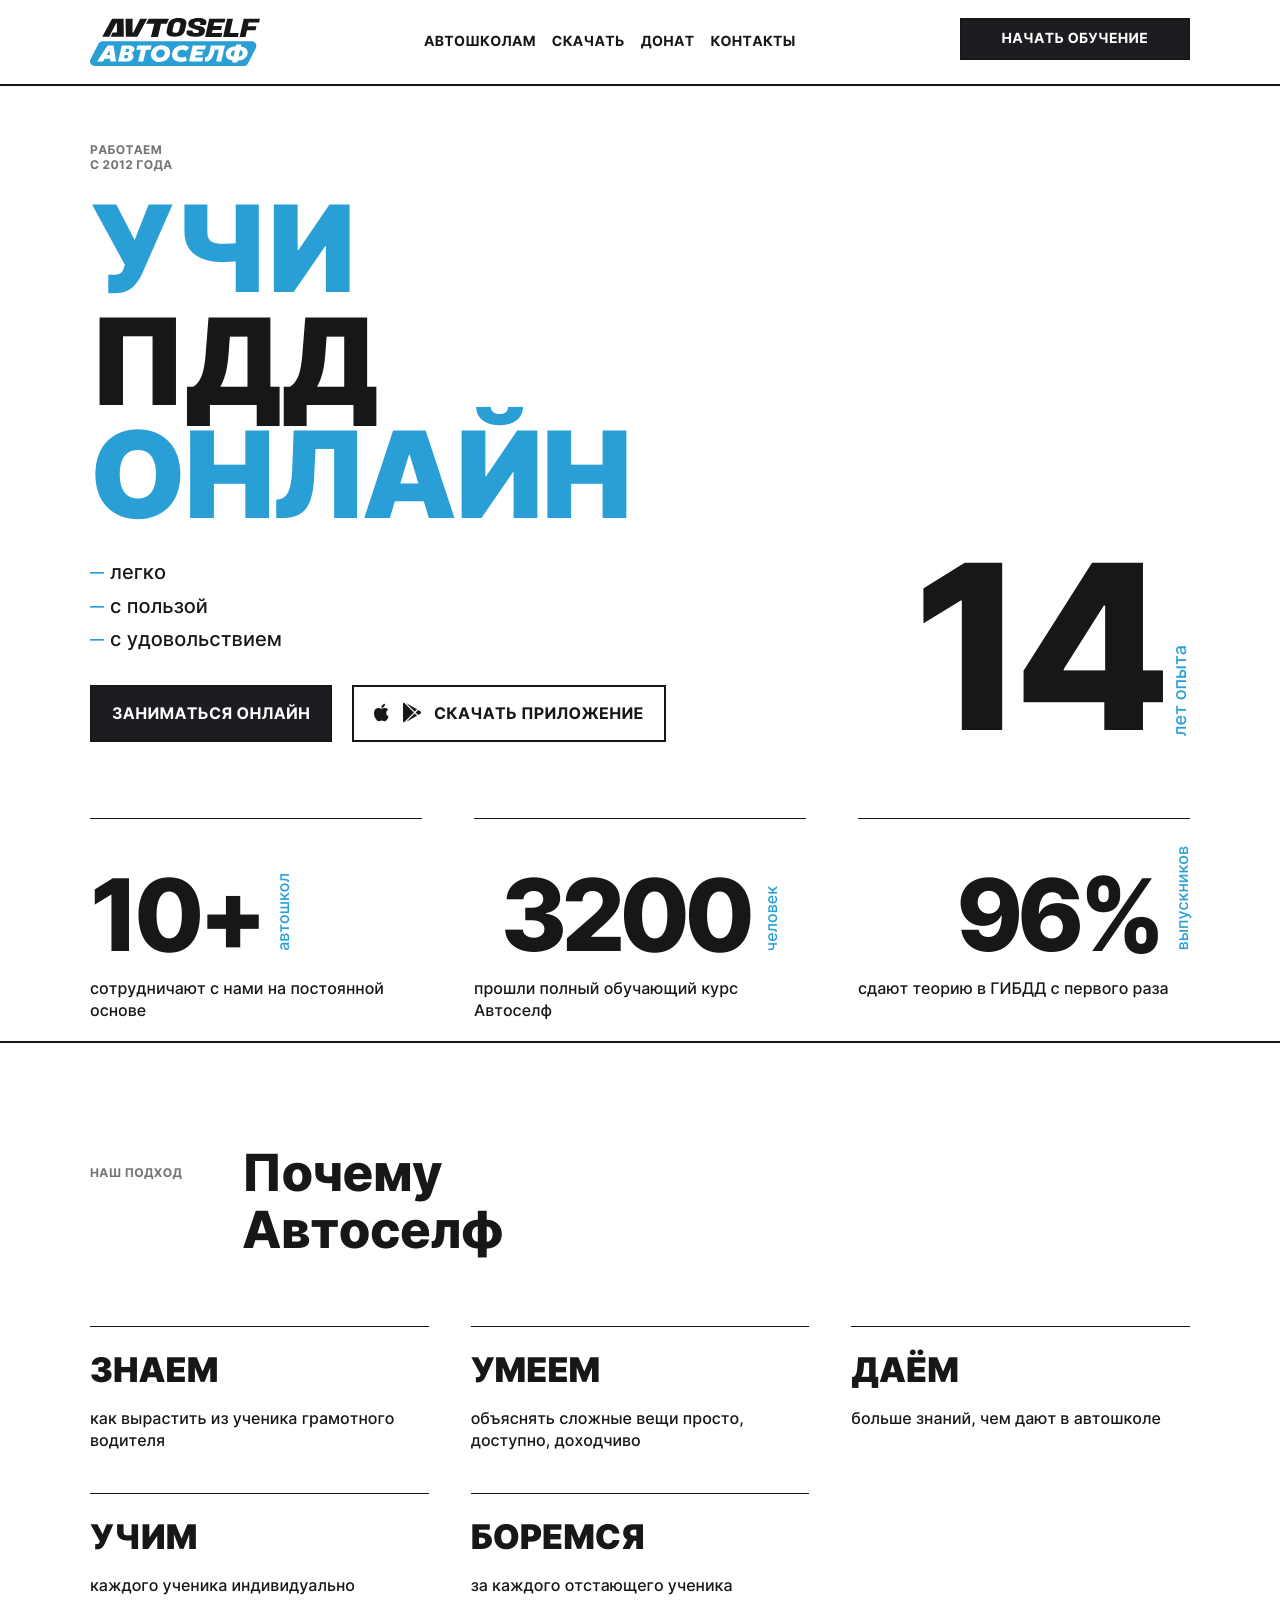
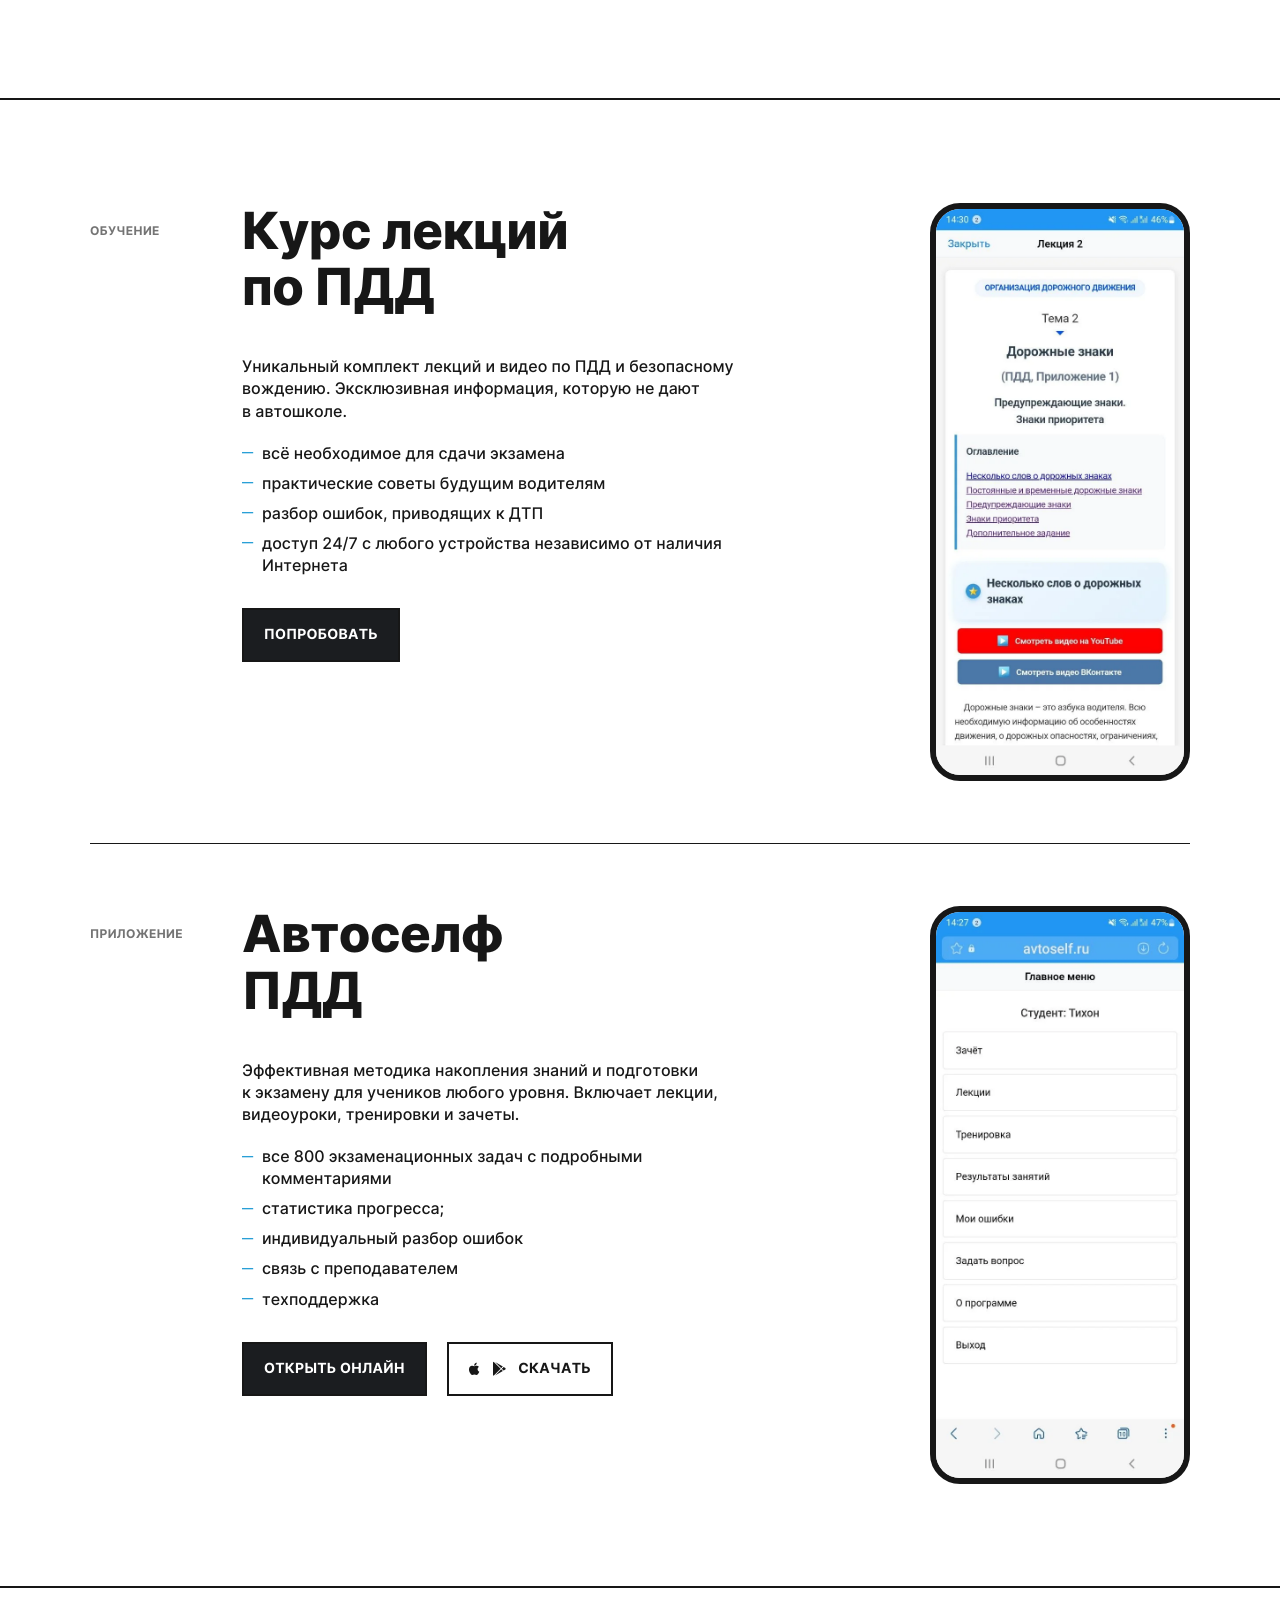
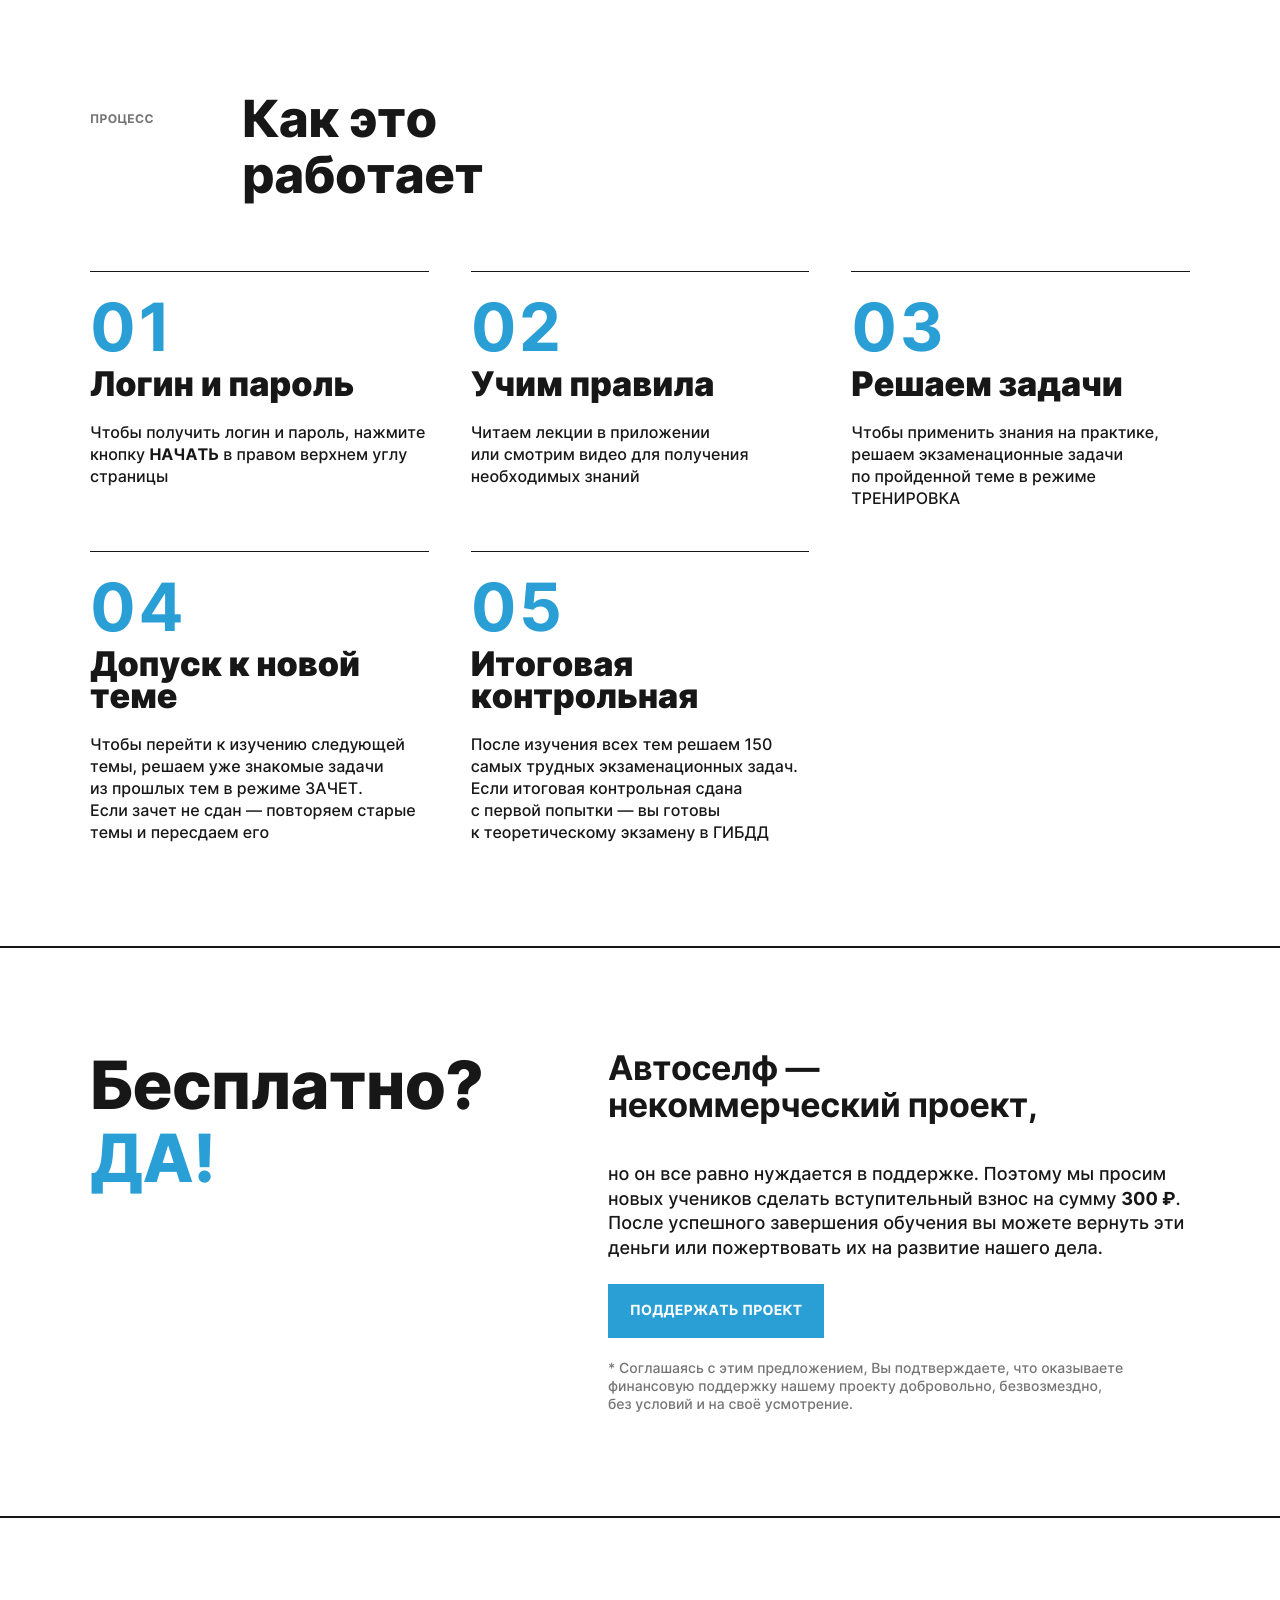
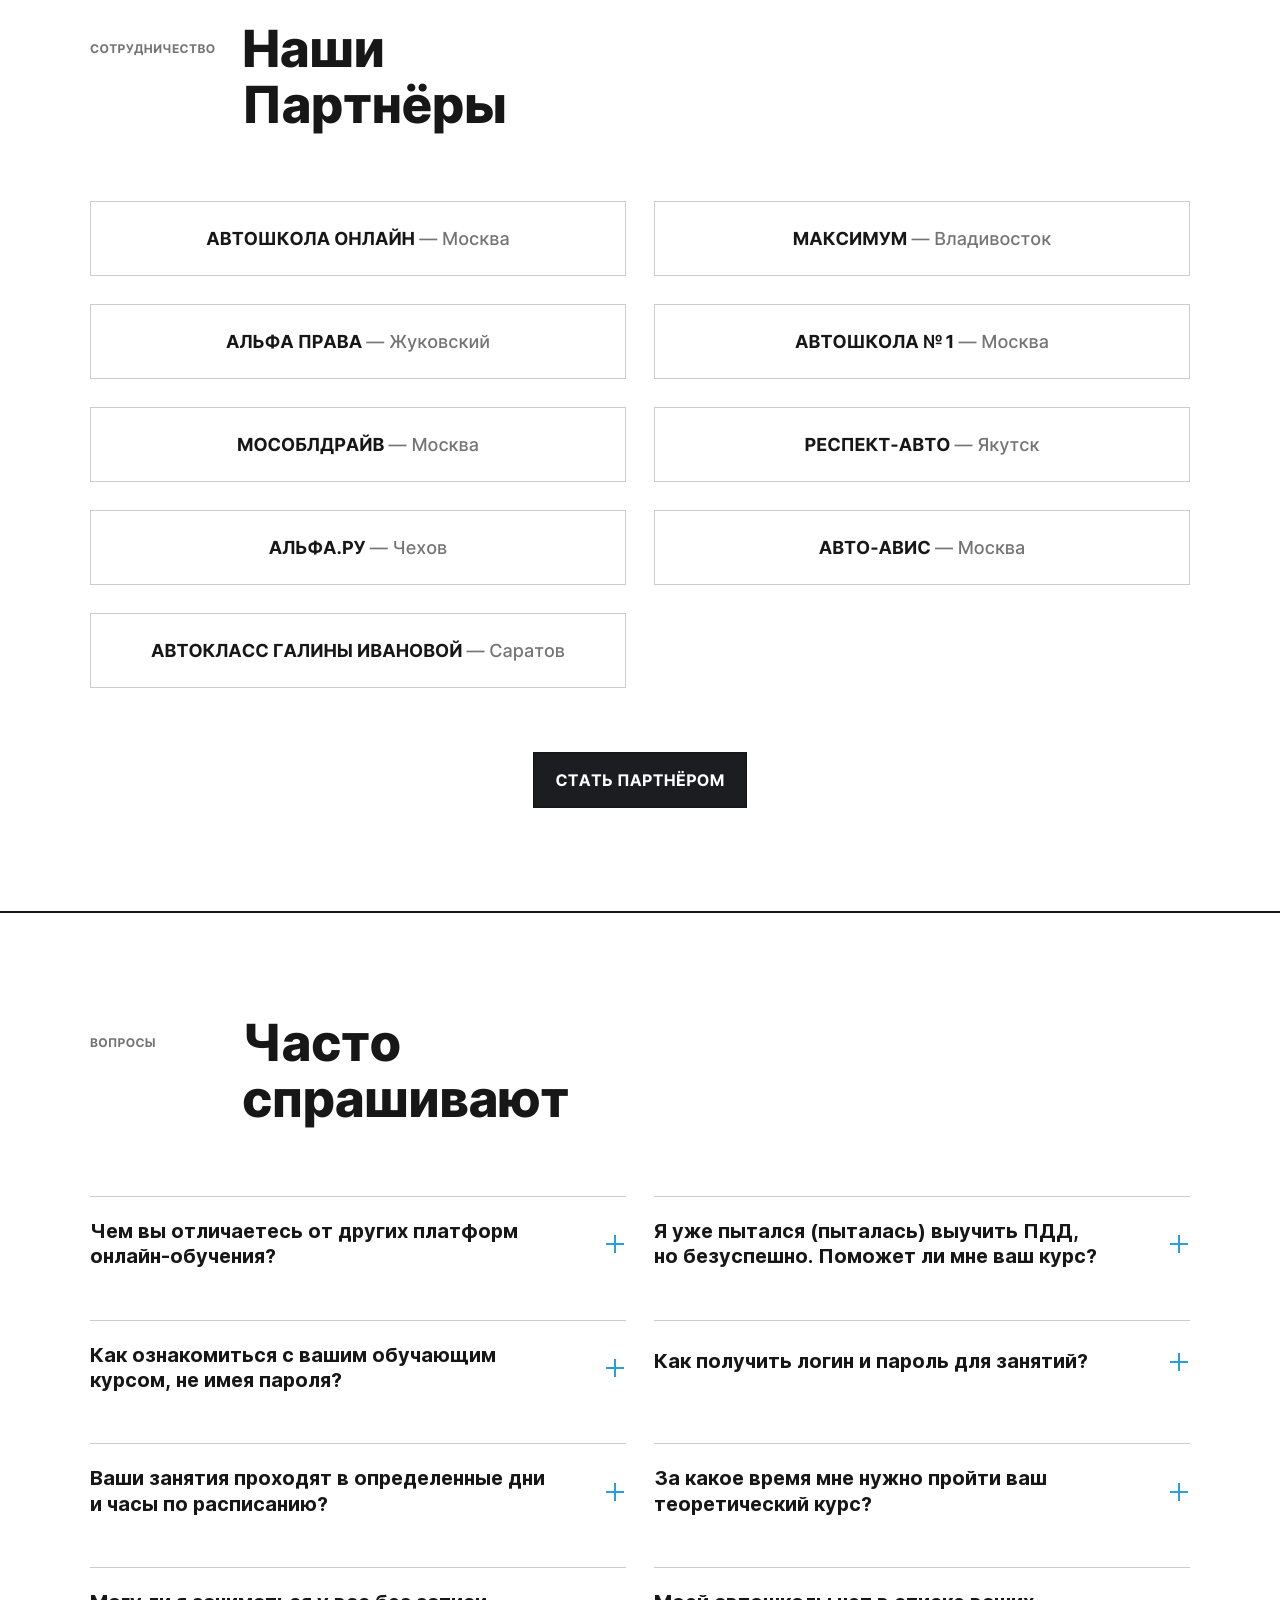
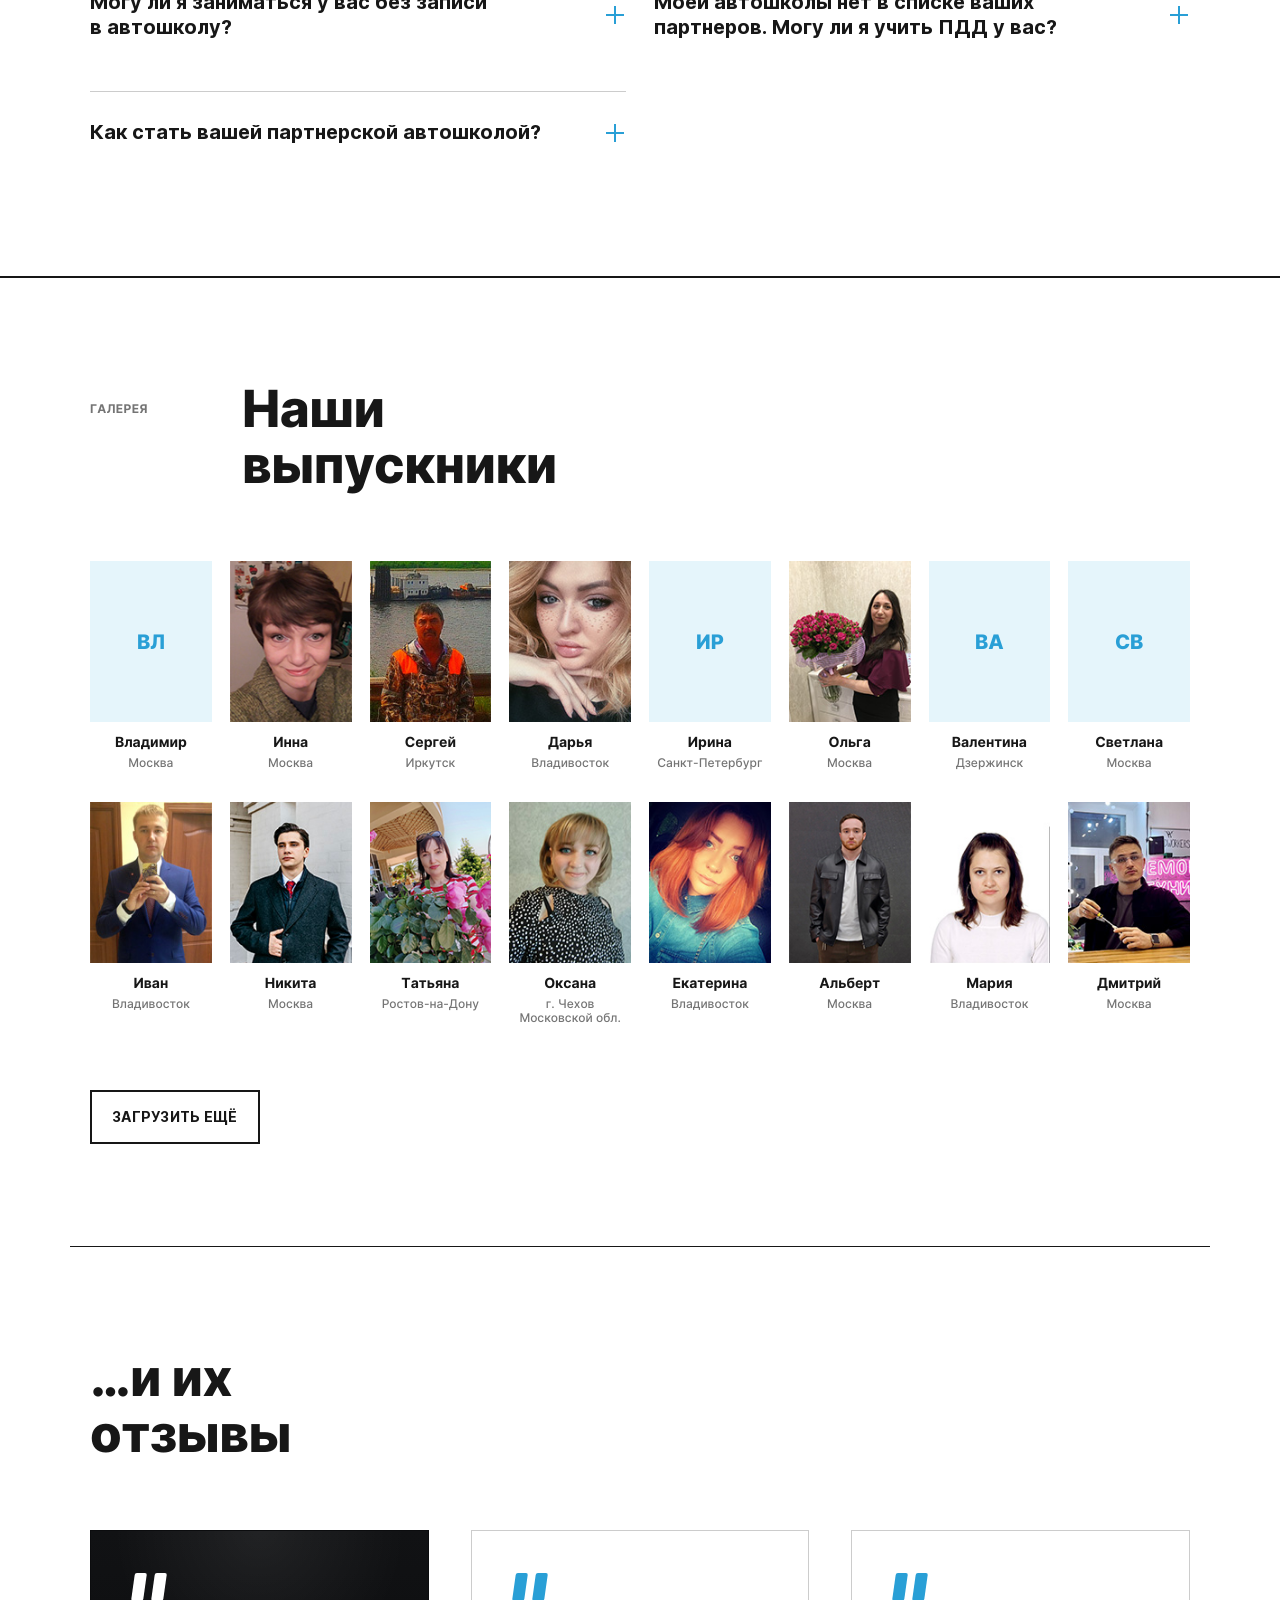
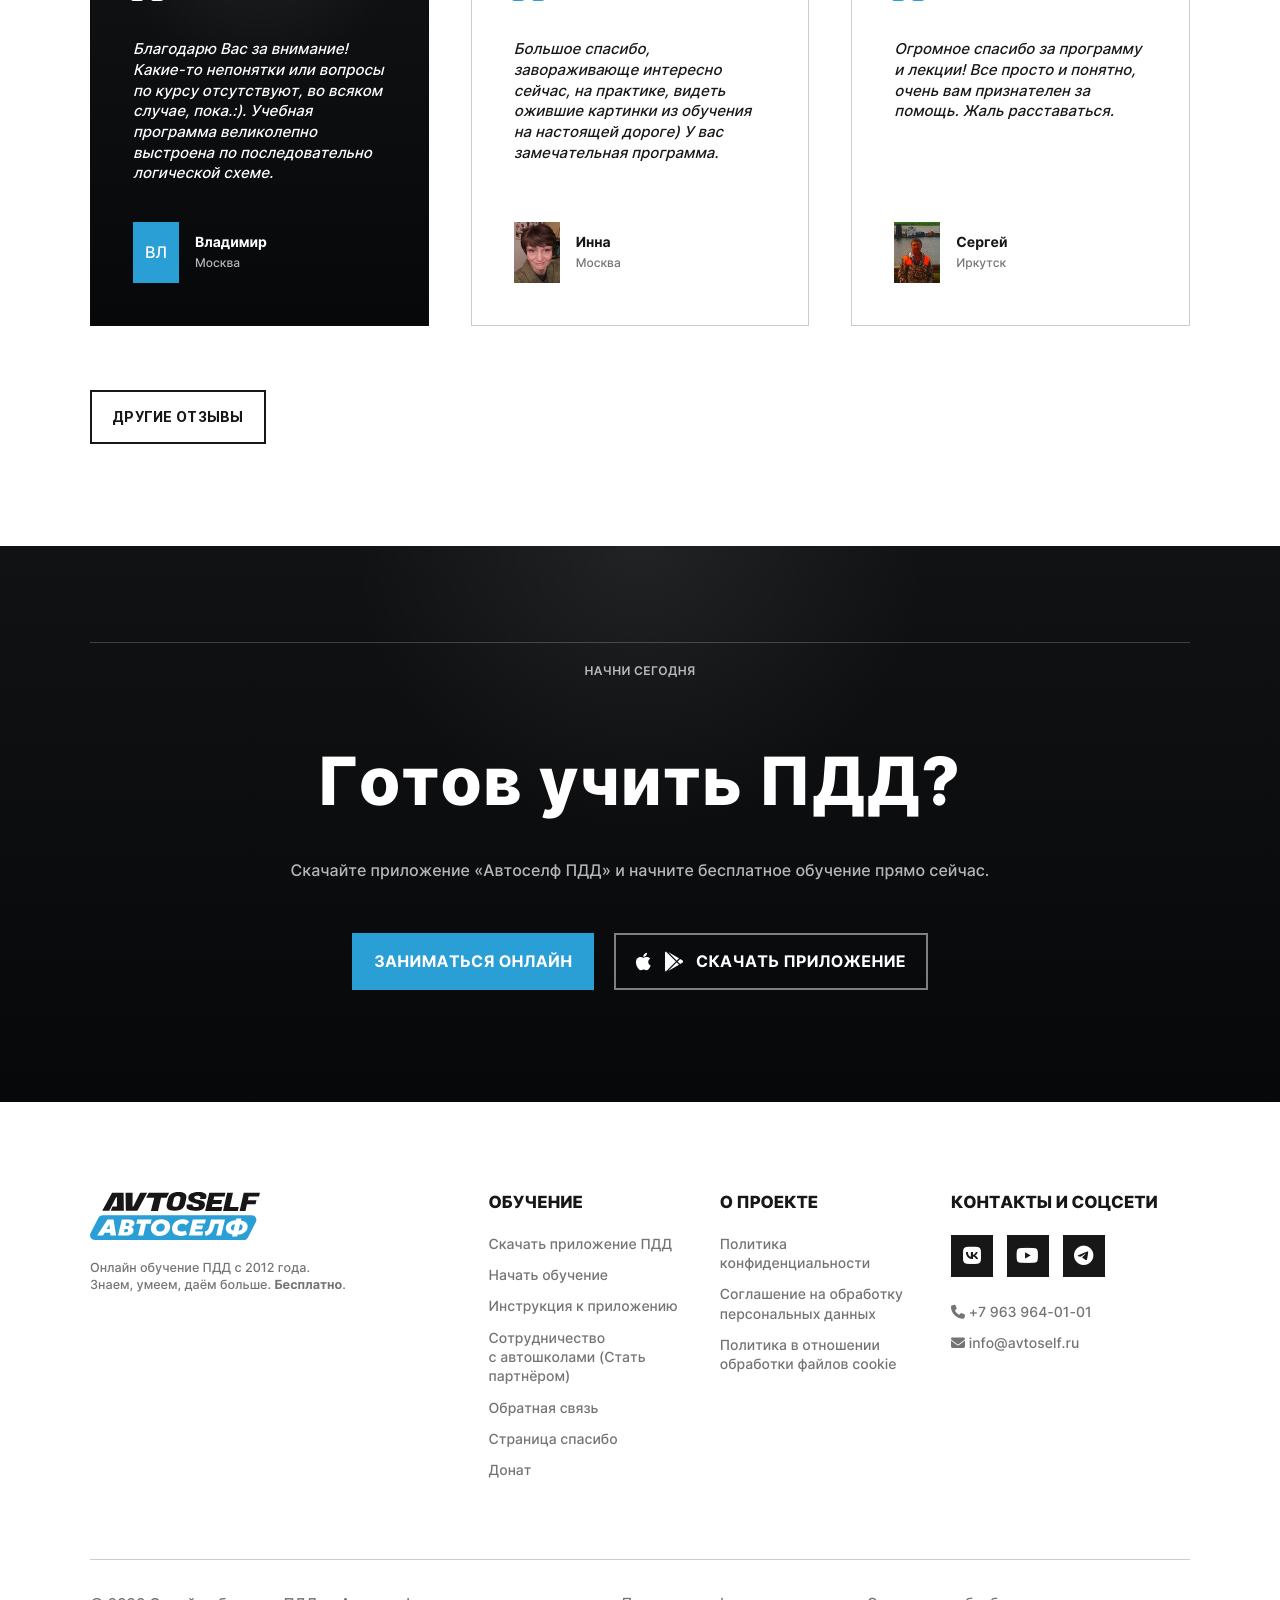
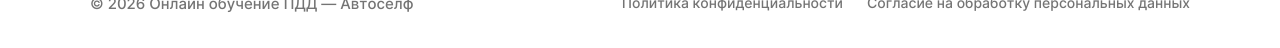
<file: index.html>
<!DOCTYPE html>
<html lang="ru">

<head>
	<meta charset="UTF-8" />
	<meta http-equiv="X-UA-Compatible" content="IE=edge" />
	<meta name="viewport" content="width=device-width, initial-scale=1.0" />
	<title>Проект Avtoself</title>

	<!-- <link rel="preconnect" href="https://fonts.googleapis.com" />
    <link rel="preconnect" href="https://fonts.gstatic.com" crossorigin />
    <link href="https://fonts.googleapis.com/css2?family=Manrope:wght@400;500;600;700;800&display=swap" rel="stylesheet" /> -->

	<!-- <link rel="icon" type="image/x-icon" href="./img/favicons/favicon.svg" />
    <link rel="apple-touch-icon" sizes="180x180" href="./img/favicons/apple-touch-icon.png" /> -->

	<!-- <link rel="stylesheet" href="https://cdnjs.cloudflare.com/ajax/libs/font-awesome/6.4.0/css/all.min.css"> -->
	<link rel="stylesheet" href="./files/css/font-awesome.min.css" />
	<!-- Стили Swiper (в теге <head>) -->
	<!-- <link rel="stylesheet" href="./css/swiper-bundle.min.css"> -->

	<link rel="stylesheet" href="./css/main.css" />
</head>

<body class="body" data-js-body-lock="false">
	<div class="wrapper">
		<section class="seo" data-seo-container data-role="seo-container">
			<div class="container seo__container">
				<div class="seo-item" data-js-seo-item>
					<h1 class="seo-item__trigger" data-js-seo-trigger aria-expanded="false">Заголовок SEO</h1>
					<div class="seo-item__content">
						<div class="seo-item__inner">
							<p>
								SEO ТЕКСТ
							</p>
						</div>
					</div>
				</div>
			</div>
		</section>
		<!-- HEADER -->
		<section class="header-section" data-header-menu>
			<div class="header-section__container container">
				<header class="header-section__menu header-section__menu--fixed" data-sticky-header>
					<div class="header-section__menu-inner container">
						<a href="./" class="header-section__logo" aria-label="Автоселф">
							<img src="./img/icons/logo-avtoself.svg" alt="" />
							<!-- АВТО<span>СЕЛФ</span> -->
						</a>

						<nav class="header-section__nav" data-menu>
							<a href="cooperation.html" class="header-section__nav-link">Автошколам</a>
							<a href="download.html" class="header-section__nav-link">Скачать</a>
							<a href="https://donatty.com/avtoself" target="_blank"
								class="header-section__nav-link">Донат</a>
							<a href="contacts.html" class="header-section__nav-link">Контакты</a>
						</nav>

						<a href="start.html" class="header-section__start-btn ui-btn ui-btn--dark">
							<span class="full">Начать обучение</span>
							<span class="short">Начать</span>
						</a>

						<button class="header-section__burger" type="button" data-menu-toggle aria-label="Открыть меню"
							aria-expanded="false">
							<span></span>
							<span></span>
							<span></span>
						</button>
					</div>
				</header>
			</div>
		</section>

		<main class="main">
			<section class="hero">
				<div class="hero__container container">
					<div class="hero__main">
						<div class="hero__content">
							<div class="ui-label">Работаем с&#160;2012&#160;года</div>

							<h1 class="hero__title">
								<span>Учи</span>
								<span>ПДД</span>
								<span>онлайн</span>
							</h1>

							<ul class="hero__list">
								<li>легко</li>
								<li>с&#160;пользой</li>
								<li>с&#160;удовольствием</li>
							</ul>

							<div class="btn-actions btn-actions--460">
								<a href="#training" class="ui-btn ui-btn--lg ui-btn--dark">Заниматься онлайн</a>
								<!-- Скачать приложение -->
								<a href="download.html" class="ui-btn ui-btn--lg ui-btn--light">
									<i class="fa-brands fa-apple text-2xl"></i>
									<i class="fa-brands fa-google-play text-2xl"></i>
									<span>Скачать приложение</span>
								</a>
							</div>
						</div>

						<div class="hero__experience ui-experience ui-experience--lg">
							<span class="ui-experience__number">14</span>
							<span class="ui-experience__text">лет опыта</span>
						</div>
					</div>

					<div class="hero__stats">
						<div class="hero__stat">
							<div class="ui-experience ui-experience--left">
								<span class="ui-experience__number">10+</span>
								<span class="ui-experience__text">автошкол</span>
							</div>
							<div class="hero__stat-text">сотрудничают с&#160;нами на&#160;постоянной основе</div>
						</div>

						<div class="hero__stat">
							<div class="ui-experience ui-experience--center">
								<span class="ui-experience__number">3200</span>
								<span class="ui-experience__text">человек</span>
							</div>
							<div class="hero__stat-text">прошли полный обучающий курс Автоселф</div>
						</div>

						<div class="hero__stat">
							<div class="ui-experience">
								<span class="ui-experience__number">96%</span>
								<span class="ui-experience__text">выпускников</span>
							</div>
							<div class="hero__stat-text">сдают теорию в&#160;ГИБДД с&#160;первого раза</div>
						</div>
					</div>
				</div>
			</section>
			<section class="approach section section--top-line" id="approach">
				<div class="approach__container container">
					<div class="ui-head">
						<div class="ui-label">Наш подход</div>

						<h2 class="ui-title">Почему <br />Автоселф</h2>
					</div>

					<div class="approach__grid grid grid--ttu">
						<article class="grid__item">
							<h3>Знаем</h3>
							<p>как&#160;вырастить из&#160;ученика грамотного водителя</p>
						</article>

						<article class="grid__item">
							<h3>Умеем</h3>
							<p>объяснять сложные вещи просто, доступно, доходчиво</p>
						</article>

						<article class="grid__item">
							<h3>Даём</h3>
							<p>больше знаний, чем дают в&#160;автошколе</p>
						</article>

						<article class="grid__item">
							<h3>Учим</h3>
							<p>каждого ученика индивидуально</p>
						</article>

						<article class="grid__item">
							<h3>Боремся</h3>
							<p>за&#160;каждого отстающего ученика</p>
						</article>
					</div>
				</div>
			</section>
			<section class="products section section--top-line" id="training">
				<div class="products__container container">
					<article class="products__item">
						<div class="products__content">
							<div class="ui-head">
								<div class="ui-label">Обучение</div>
								<div class="ui-head__body content">
									<h2 class="ui-title">
										Курс лекций<br />
										по&#160;ПДД
									</h2>

									<p>
										Уникальный комплект лекций и&#160;видео по&#160;ПДД и&#160;безопасному вождению.
										Эксклюзивная информация, которую не&#160;дают
										в&#160;автошколе.
									</p>

									<ul>
										<li>всё необходимое для&#160;сдачи экзамена</li>
										<li>практические советы будущим водителям</li>
										<li>разбор ошибок, приводящих к&#160;ДТП</li>
										<li>доступ 24/7 с&#160;любого устройства независимо от&#160;наличия Интернета
										</li>
									</ul>

									<div class="btn-actions btn-actions--460">
										<a href="#start" class="products__btn ui-btn ui-btn--dark">Попробовать</a>
									</div>
								</div>
							</div>
						</div>

						<div class="products__media">
							<div class="products__phone">
								<div class="products__phone-screen">
									<picture>
										<source srcset="./img/products/lectures-screen.webp" type="image/webp" />
										<img class="products__phone-image" src="./img/products/lectures-screen.jpg"
											alt="Скриншот курса лекций по ПДД" loading="lazy" />
									</picture>
								</div>
							</div>
						</div>
					</article>
					<article class="products__item">
						<div class="products__content">
							<div class="ui-head">
								<div class="ui-label">Приложение</div>
								<div class="ui-head__body content">
									<h2 class="ui-title">
										Автоселф<br />
										ПДД
									</h2>

									<p>
										Эффективная методика накопления знаний и&#160;подготовки к&#160;экзамену
										для&#160;учеников любого уровня. Включает лекции, видеоуроки,
										тренировки и&#160;зачеты.
									</p>

									<ul>
										<li>все 800 экзаменационных задач с&#160;подробными комментариями</li>
										<li>статистика прогресса;</li>
										<li>индивидуальный разбор ошибок</li>
										<li>связь с&#160;преподавателем</li>
										<li>техподдержка</li>
									</ul>

									<div class="btn-actions btn-actions--460">
										<a href="#start" class="products__btn ui-btn ui-btn--dark">Открыть онлайн</a>
										<a href="download.html" class="products__btn ui-btn ui-btn--light">
											<i class="fa-brands fa-apple text-2xl"></i>
											<i class="fa-brands fa-google-play text-2xl"></i>
											<span>Скачать</span>
										</a>
									</div>
								</div>
							</div>
						</div>

						<div class="products__media">
							<div class="products__phone">
								<div class="products__phone-screen">
									<picture>
										<source srcset="./img/products/app-screen.webp" type="image/webp" />
										<img class="products__phone-image" src="./img/products/app-screen.jpg"
											alt="Скриншот приложения Автоселф ПДД" loading="lazy" />
									</picture>
								</div>
							</div>
						</div>
					</article>
				</div>
			</section>
			<section class="approach section section--top-line" id="process">
				<div class="approach__container container">
					<div class="ui-head">
						<div class="ui-label">Процесс</div>

						<h2 class="ui-title">
							Как&#160;это<br />
							работает
						</h2>
					</div>

					<div class="approach__grid grid">
						<article class="grid__item">
							<span>01</span>
							<h3>Логин и&#160;пароль</h3>
							<p>Чтобы получить логин и&#160;пароль, нажмите кнопку <b>НАЧАТЬ</b> в&#160;правом верхнем
								углу страницы</p>
						</article>

						<article class="grid__item">
							<span>02</span>
							<h3>Учим правила</h3>
							<p>Читаем лекции в&#160;приложении или&#160;смотрим видео для&#160;получения необходимых
								знаний</p>
						</article>

						<article class="grid__item">
							<span>03</span>
							<h3>Решаем задачи</h3>
							<p>Чтобы применить знания на&#160;практике, решаем экзаменационные задачи по&#160;пройденной
								теме в&#160;режиме ТРЕНИРОВКА</p>
						</article>

						<article class="grid__item">
							<span>04</span>
							<h3>Допуск к&#160;новой теме</h3>
							<p>
								Чтобы перейти к&#160;изучению следующей темы, решаем уже знакомые задачи из&#160;прошлых
								тем в&#160;режиме ЗАЧЕТ. Если&#160;зачет
								не&#160;сдан&#160;&#8212; повторяем старые темы и&#160;пересдаем его
							</p>
						</article>

						<article class="grid__item">
							<span>05</span>
							<h3>Итоговая контрольная</h3>
							<p>
								После изучения всех тем решаем 150 самых трудных экзаменационных задач.
								Если&#160;итоговая контрольная сдана с&#160;первой попытки&#160;&#8212;
								вы&#160;готовы к&#160;теоретическому экзамену в&#160;ГИБДД
							</p>
						</article>
					</div>
				</div>
			</section>
			<!-- donate -->
			<section class="donate section section--top-line" id="donate">
				<div class="donate__container container">
					<div class="donate__title">
						<h2 class="ui-title ui-title--lg">
							Бесплатно?<br />
							<span>Да!</span>
						</h2>
					</div>

					<div class="donate__content">
						<h3 class="ui-title ui-title--sub">
							Автоселф &#8212;<br />
							некоммерческий проект,
						</h3>

						<div class="donate__body">
							<p>
								но&#160;он&#160;все равно нуждается в&#160;поддержке. Поэтому мы&#160;просим новых
								учеников сделать вступительный взнос на&#160;сумму
								<b>300&#160;₽</b>. После успешного завершения обучения вы&#160;можете вернуть эти деньги
								или&#160;пожертвовать их&#160;на&#160;развитие нашего
								дела.
							</p>
							<div class="donate__btn btn-actions btn-actions--460">
								<a href="https://donatty.com/avtoself" class="ui-btn ui-btn--blue"
									target="_blank">Поддержать проект </a>
							</div>

							<p>
								<span>* Соглашаясь с&#160;этим предложением, Вы&#160;подтверждаете, что оказываете
									финансовую поддержку нашему проекту добровольно, безвозмездно,
									без&#160;условий и&#160;на&#160;своё усмотрение.</span>
							</p>
						</div>
					</div>
				</div>
			</section>

			<!-- partners -->
			<section class="partners section section--top-line" id="partners">
				<div class="partners__container container">
					<div class="ui-head">
						<div class="ui-label">Сотрудничество</div>

						<h2 class="ui-title">
							Наши<br />
							Партнёры
						</h2>
					</div>

					<div class="partners__grid grid grid--2 grid--md-flex">
						<div class="partners__item">
							Автошкола онлайн
							<span>Москва</span>
						</div>

						<div class="partners__item">
							Максимум
							<span>Владивосток</span>
						</div>

						<div class="partners__item">
							Альфа права
							<span>Жуковский</span>
						</div>

						<div class="partners__item">
							Автошкола № 1
							<span>Москва</span>
						</div>

						<div class="partners__item">
							Мособлдрайв
							<span>Москва</span>
						</div>

						<div class="partners__item">
							Респект-Авто
							<span>Якутск</span>
						</div>

						<div class="partners__item">
							Альфа.ру
							<span>Чехов</span>
						</div>

						<div class="partners__item">
							Авто-Авис
							<span>Москва</span>
						</div>
						<div class="partners__item">
							Автокласс Галины Ивановой
							<span>Саратов</span>
						</div>
					</div>

					<div class="partners__actions btn-actions btn-actions--center btn-actions--460">
						<a href="cooperation.html" class="ui-btn ui-btn--dark ui-btn--lg">Стать партнёром</a>
					</div>
				</div>
			</section>

			<section class="faq section section--top-line" id="faq" data-faq>
				<div class="faq__container container">
					<div class="ui-head">
						<div class="ui-label">Вопросы</div>

						<h2 class="ui-title">
							Часто<br />
							спрашивают
						</h2>
					</div>

					<div class="faq__grid grid grid--2">
						<div class="faq__item" data-faq-item>
							<button class="faq__question" type="button" data-faq-toggle aria-expanded="false">
								<span class="faq__question-text">Чем вы&#160;отличаетесь от&#160;других платформ
									онлайн-обучения?</span>
								<span class="faq__icon" aria-hidden="true"></span>
							</button>

							<div class="faq__answer" data-faq-answer>
								<div class="faq__answer-inner">
									<ol>
										<li>
											Наш обучающий курс нацелен не&#160;только на&#160;сдачу экзамена,
											но&#160;и&#160;на&#160;безопасное вождение после получения
											прав.Поэтому в&#160;нем гораздо больше информации, чем на&#160;других
											онлайн-ресурсах.
										</li>
										<li>
											Мы&#160;не&#160;пересказываем текст ПДД своими словами, а&#160;формируем
											комплексное представление о&#160;дорожном движении
											и&#160;честно рассказываем о&#160;том, что Вас ждет на&#160;реальной дороге.
										</li>
										<li>
											Мы&#160;разбираем ошибки, допущенных при&#160;решении задач, индивидуально
											с&#160;каждым учеником на&#160;протяжении всего обучения.
											Для&#160;связи используется Ваша электронная почта, указанная при
											регистрации.
										</li>
										<li>
											Мы&#160;храним и&#160;предоставляем Вам и&#160;Вашей автошколе полную
											информацию о&#160;ходе и&#160;результатах Вашего обучения. Это
											служит доказательством того, что обучение было реально пройдено.
										</li>
									</ol>
								</div>
							</div>
						</div>

						<div class="faq__item" data-faq-item>
							<button class="faq__question" type="button" data-faq-toggle aria-expanded="false">
								<span class="faq__question-text">
									Я&#160;уже пытался (пыталась) выучить ПДД, но&#160;безуспешно. Поможет&#160;ли мне
									ваш курс?
								</span>
								<span class="faq__icon" aria-hidden="true"></span>
							</button>

							<div class="faq__answer" data-faq-answer>
								<div class="faq__answer-inner">
									<p>Да, скорее всего, поможет, потому что:</p>
									<ul>
										<li>наши лекции написаны простым и&#160;понятным языком;</li>
										<li>мы&#160;подробно отвечаем на&#160;любые вопросы, поступающие
											от&#160;учеников;</li>
										<li>
											наша методика обучения учитывает уровень Вашей подготовки&#160;&#8212;
											занятия с&#160;отстающими учениками проходят иначе, чем
											с&#160;отличниками. Это позволяет успешно сдать теоретический экзамен и тем,
											и&#160;другим.
										</li>
									</ul>
								</div>
							</div>
						</div>

						<div class="faq__item" data-faq-item>
							<button class="faq__question" type="button" data-faq-toggle aria-expanded="false">
								<span class="faq__question-text">
									Как&#160;ознакомиться с&#160;вашим обучающим курсом, не&#160;имея пароля?
								</span>
								<span class="faq__icon" aria-hidden="true"></span>
							</button>

							<div class="faq__answer" data-faq-answer>
								<div class="faq__answer-inner">
									<p>
										Нажмите кнопку &#171;Заниматься онлайн&#187; на&#160;этой странице.
										Без&#160;пароля Вы&#160;можете открыть и&#160;прочитать две первых
										лекции и&#160;пройти две первых тренировки.
									</p>
								</div>
							</div>
						</div>

						<div class="faq__item" data-faq-item>
							<button class="faq__question" type="button" data-faq-toggle aria-expanded="false">
								<span class="faq__question-text">
									Как&#160;получить логин и&#160;пароль для&#160;занятий?
								</span>
								<span class="faq__icon" aria-hidden="true"></span>
							</button>

							<div class="faq__answer" data-faq-answer>
								<div class="faq__answer-inner">
									<p>
										Если&#160;вы&#160;записались в&#160;автошколу, которая является нашим партнером,
										логин и&#160;пароль придут на&#160;адрес электронной
										почты, который Вы&#160;оставили администраторам автошколы.
									</p>
									<p>
										Если&#160;Ваша автошкола не&#160;является нашим партнером, либо Вы&#160;хотите
										изучать теорию самостоятельно&#160;&#8212; нажмите кнопку
										&#171;Начать&#187; вверху этой страницы.
									</p>
								</div>
							</div>
						</div>

						<div class="faq__item" data-faq-item>
							<button class="faq__question" type="button" data-faq-toggle aria-expanded="false">
								<span class="faq__question-text">
									Ваши занятия проходят в&#160;определенные дни и&#160;часы по&#160;расписанию?
								</span>
								<span class="faq__icon" aria-hidden="true"></span>
							</button>

							<div class="faq__answer" data-faq-answer>
								<div class="faq__answer-inner">
									<p>
										Нет, Вы&#160;занимаетесь, когда Вам удобно, и&#160;сами выбираете темп обучения.
										Однако мы&#160;не&#160;рекомендуем делать длительные
										перерывы, так как&#160;это снижает качество Вашей подготовки.
									</p>
								</div>
							</div>
						</div>

						<div class="faq__item" data-faq-item>
							<button class="faq__question" type="button" data-faq-toggle aria-expanded="false">
								<span class="faq__question-text">
									За&#160;какое время мне нужно пройти ваш теоретический курс?
								</span>
								<span class="faq__icon" aria-hidden="true"></span>
							</button>

							<div class="faq__answer" data-faq-answer>
								<div class="faq__answer-inner">
									<p>
										Мы&#160;не&#160;устанавливаем жестких сроков, однако Вы&#160;должны учитывать
										срок обучения, прописанный в&#160;Вашем договоре
										с&#160;автошколой.
									</p>
									<p>
										С&#160;нашей стороны есть только одно условие: при&#160;отсутствии активности
										в&#160;течение шести месяцев подряд Ваши занятия
										в&#160;приложении блокируются, а&#160;результаты обнуляются. В&#160;этом случае
										Вы&#160;можете начать обучение заново, с&#160;первой темы.
									</p>
								</div>
							</div>
						</div>

						<div class="faq__item" data-faq-item>
							<button class="faq__question" type="button" data-faq-toggle aria-expanded="false">
								<span class="faq__question-text">
									Могу&#160;ли я&#160;заниматься у&#160;вас без&#160;записи в&#160;автошколу?
								</span>
								<span class="faq__icon" aria-hidden="true"></span>
							</button>

							<div class="faq__answer" data-faq-answer>
								<div class="faq__answer-inner">
									<p>
										Да, можете. Чтобы получить логин и&#160;пароль, нажмите кнопку
										&#171;Начать&#187; вверху этой страницы и&#160;действуйте
										по&#160;подсказкам.
									</p>
								</div>
							</div>
						</div>

						<div class="faq__item" data-faq-item>
							<button class="faq__question" type="button" data-faq-toggle aria-expanded="false">
								<span class="faq__question-text">
									Моей автошколы нет в&#160;списке ваших партнеров. Могу&#160;ли я&#160;учить ПДД
									у&#160;вас?
								</span>
								<span class="faq__icon" aria-hidden="true"></span>
							</button>

							<div class="faq__answer" data-faq-answer>
								<div class="faq__answer-inner">
									<p>
										Да, можете. Чтобы получить логин и&#160;пароль, нажмите кнопку
										&#171;Начать&#187; вверху этой страницы и&#160;действуйте
										по&#160;подсказкам.
									</p>
								</div>
							</div>
						</div>

						<div class="faq__item" data-faq-item>
							<button class="faq__question" type="button" data-faq-toggle aria-expanded="false">
								<span class="faq__question-text">
									Как&#160;стать вашей партнерской автошколой?
								</span>
								<span class="faq__icon" aria-hidden="true"></span>
							</button>

							<div class="faq__answer" data-faq-answer>
								<div class="faq__answer-inner">
									<p>
										Свяжитесь с&#160;нами любым удобным способом. Можно нажать кнопку &#171;Стать
										партнером&#187; на&#160;этой странице
										или&#160;воспользоваться разделом &#171;Контакты&#187;.
										Мы&#160;с&#160;удовольствием ответим на&#160;все вопросы и подскажем,
										как&#160;лучше организовать онлайн-обучение в&#160;Вашей автошколе.
									</p>
								</div>
							</div>
						</div>
					</div>
				</div>
			</section>

			<section class="graduates section section--top-line" id="graduates">
				<div class="graduates__container container">
					<div class="ui-head">
						<div class="ui-label">Галерея</div>

						<h2 class="ui-title">
							Наши<br />
							выпускники
						</h2>
					</div>

					<div class="graduates__grid" data-graduates-list></div>
				</div>
			</section>
			<section class="reviews" id="reviews">
				<div class="reviews__container container section-content-line">
					<div class="ui-head">
						<h2 class="ui-title">
							&#8230;и их<br />
							отзывы
						</h2>
					</div>

					<div class="reviews__grid" data-reviews-list></div>
				</div>
			</section>

			<section class="final-cta" id="start">
				<div class="final-cta__container container">
					<div class="final-cta__inner">
						<div class="final-cta__eyebrow">Начни сегодня</div>

						<h2 class="final-cta__title">Готов учить ПДД?</h2>
						<div class="final-cta__text content">
							<p>Скачайте приложение &#171;Автоселф ПДД&#187; и&#160;начните бесплатное обучение прямо
								сейчас.</p>
						</div>
						<div class="btn-actions btn-actions--center btn-actions--460">
							<a href="#training" class="ui-btn ui-btn--blue ui-btn--lg">Заниматься онлайн</a>

							<a href="download.html" class="ui-btn ui-btn--outline-light ui-btn--lg">
								<i class="fa-brands fa-apple text-2xl"></i>
								<i class="fa-brands fa-google-play text-2xl"></i>
								<span>Скачать приложение</span>
							</a>
						</div>
					</div>
				</div>
			</section>

			<!-- ================= МОДАЛКА 1: общая заявка ================= -->
			<div class="modal-overlay" id="lead-modal">
				<div class="modal-box">
					<button type="button" class="modal-close" data-modal-close aria-label="Закрыть">&#215;</button>
					<h2 class="modal-title" data-modal_name_form></h2>
					<div class="modal-subtitle" data-modal_name_subtitle>Оставьте телефон&#160;&#8212; перезвоним
						и&#160;ответим на&#160;все вопросы.</div>

					<!-- data-js-form-redirect="/spasibo" -->
					<form class="js-form mt-20" data-js-form novalidate>
						<!-- Технические поля -->
						<input type="hidden" name="name_form" value="" data-js-label="Тип заявки" data-js-required />
						<input type="text" name="extra_contact" class="hp-field" data-js-validate="honeypot"
							tabindex="-1" autocomplete="off" />
						<!-- UTM-метки -->
						<input type="hidden" name="utm_source" data-js-label="UTM-источник" />
						<input type="hidden" name="utm_medium" data-js-label="UTM-канал" />
						<input type="hidden" name="utm_campaign" data-js-label="UTM-кампания" />
						<input type="hidden" name="utm_content" data-js-label="UTM-содержание" />
						<input type="hidden" name="utm_term" data-js-label="UTM-ключевое слово" />

						<div class="field">
							<label>Имя</label>
							<input type="text" name="client_name" placeholder="Как к вам обращаться" data-js-label="Имя"
								data-js-required data-js-validate="text" data-js-minlength="2" data-js-maxlength="20" />
							<div class="field-error"></div>
						</div>
						<div class="field">
							<label>Телефон</label>
							<input type="tel" name="client_phone" placeholder="+7 (___) ___-__-__" class="js-phone-mask"
								data-js-label="Телефон" data-js-required data-js-validate="phone" />
							<div class="field-error"></div>
						</div>

						<div class="field">
							<label>Как&#160;удобнее ответить</label>
							<div class="js-select">
								<button type="button" class="js-select-trigger">
									<span class="js-select-value">Telegram</span>
									<svg class="chev" viewBox="0 0 12 8" fill="none" stroke="currentColor"
										stroke-width="1.8" stroke-linecap="round" stroke-linejoin="round">
										<path d="M1 1L6 6L11 1" />
									</svg>
								</button>
								<ul class="js-select-options">
									<li data-value="Email" class="active">Email</li>
									<li data-value="Telegram">Telegram</li>
									<li data-value="WhatsApp">WhatsApp</li>
									<li data-value="MAX">мессенджер Max</li>
									<li data-value="Телефон" data-disabled="true">Телефон (временно не&#160;доступно)
									</li>
								</ul>
							</div>
							<input type="text" hidden data-js-label="Как удобнее ответить" name="contact_way"
								data-js-required value="Email" />
						</div>

						<!-- Согласие -->
						<div class="field field--checkbox">
							<label class="checkbox-row">
								<input type="checkbox" name="privacy_agree" value="Согласие получено"
									data-js-required />
								<p>
									Оставляя свои контактные данные, я&#160;принимаю условия
									<a href="policy.html" target="_blank" rel="noopener">Политики конфиденциальности</a>
									и&#160;даю <a href="person.html" target="_blank" rel="noopener">Согласие
										на&#160;обработку персональных данных</a>.
								</p>
							</label>
							<div class="field-error"></div>
						</div>

						<button type="submit" class="btn ui-btn ui-btn--dark" data-modal_submit_label>Отправить
							заявку</button>
					</form>
					<div class="modal-success">
						<div>Спасибо! Мы&#160;свяжемся с&#160;вами в&#160;ближайшее время.</div>
					</div>
				</div>
			</div>
		</main>
		<footer class="footer" id="contacts">
			<div class="footer__container container">
				<div class="footer__top">
					<div class="footer__brand">
						<a href="#" class="footer__logo" aria-label="Автоселф">
							<!-- АВТО<span>СЕЛФ</span>  -->
							<img src="./img/icons/logo-avtoself.svg" alt="" />
						</a>

						<p class="footer__description">Онлайн обучение ПДД с&#160;2012 года. <br />Знаем, умеем, даём
							больше. <strong>Бесплатно</strong>.</p>
					</div>

					<nav class="footer__column" aria-label="Обучение">
						<h2 class="footer__title">Обучение</h2>

						<ul class="footer__list">
							<!-- <li><a href="#training">Курс лекций ПДД</a></li> -->
							<li><a href="download.html">Скачать приложение ПДД</a></li>
							<li><a href="start.html">Начать обучение</a></li>
							<li><a href="instruction.html">Инструкция к&#160;приложению</a></li>

							<li><a href="cooperation.html">Сотрудничество с&#160;автошколами (Стать партнёром)</a></li>

							<li><a href="contacts.html">Обратная связь</a></li>
							<li><a href="spasibo.html">Страница спасибо</a></li>
							<!-- <li><a href="#process">Как это работает</a></li> -->
							<!-- <li><a href="#process">Как это работает</a></li> -->
							<li><a href="https://donatty.com/avtoself" target="_blank">Донат</a></li>
						</ul>
					</nav>

					<nav class="footer__column" aria-label="О проекте">
						<h2 class="footer__title">О&#160;проекте</h2>

						<ul class="footer__list">
							<li><a href="policy.html">Политика конфиденциальности</a></li>
							<li><a href="person.html">Соглашение на&#160;обработку персональных данных</a></li>
							<li><a href="cookie.html">Политика в&#160;отношении обработки файлов cookie</a></li>
						</ul>
					</nav>

					<div class="footer__contacts">
						<h2 class="footer__title">Контакты и&#160;соцсети</h2>

						<div class="footer__socials">
							<a href="https://vk.com/avtoself" class="footer__social" target="_blank"
								aria-label="ВКонтакте">
								<i class="fa-brands fa-vk"></i>
								<!-- VK -->
							</a>
							<a href="https://www.youtube.com/channel/UCDaU1h_xuPED1HZTBox4rQw" target="_blank"
								class="footer__social" aria-label="YouTube">
								<i class="fa-brands fa-youtube"></i>
								<!-- YT -->
							</a>
							<a href="#" class="footer__social" target="_blank" aria-label="Telegram">
								<i class="fa-brands fa-telegram"></i>
								<!-- TG -->
							</a>
							<!-- https://www.facebook.com/Avtoself -->
						</div>

						<div class="footer__contact-list">
							<a href="tel:+79639640101"><i class="fa-solid fa-phone"></i> +7&#160;963&#160;964-01-01</a>
							<a href="mailto:info@avtoself.ru"><i class="fa-solid fa-envelope"></i> info@avtoself.ru</a>
						</div>
					</div>
				</div>

				<div class="footer__bottom">
					<p class="footer__copyright">&#169; 2026 Онлайн обучение ПДД&#160;&#8212; Автоселф</p>

					<div class="footer__bottom-links">
						<a href="policy.html">Политика конфиденциальности</a>
						<a href="#!">Согласие на&#160;обработку персональных данных</a>
					</div>
				</div>
			</div>
		</footer>
	</div>

	<!-- Сторонние библиотеки (если используете маски, слайдеры и т.д.) -->
	<script src="./js/imask.js" defer></script>

	<!-- Изолированные модули интерфейса (только объявляют функции/классы) -->
	<script src="./js/modules/header-menu.js" defer></script>
	<script src="./js/modules/faq-module.js" defer></script>
	<script src="./js/modules/seo-module.js" defer></script>
	<script src="./js/modules/graduates-reviews.js" defer></script>

	<!-- Модальные окна и валидация форм -->
	<!-- <script src="./js/modals.js" defer></script> -->
	<script src="./js/modules/avtoself-modal-forms.js" defer></script>
	<!-- Скрипты Swiper -->
	<!-- <script src="./js/swiper-bundle.min.js" defer></script> -->

	<!-- Модуль для слайдеров -->
	<!-- <script src="./js/modules/sliders-module.js" defer></script> -->

	<!-- Главный диспетчер запуска (стартует всё после готовности модулей) -->
	<script src="./js/init-all.js" defer></script>
</body>

</html>
</file>
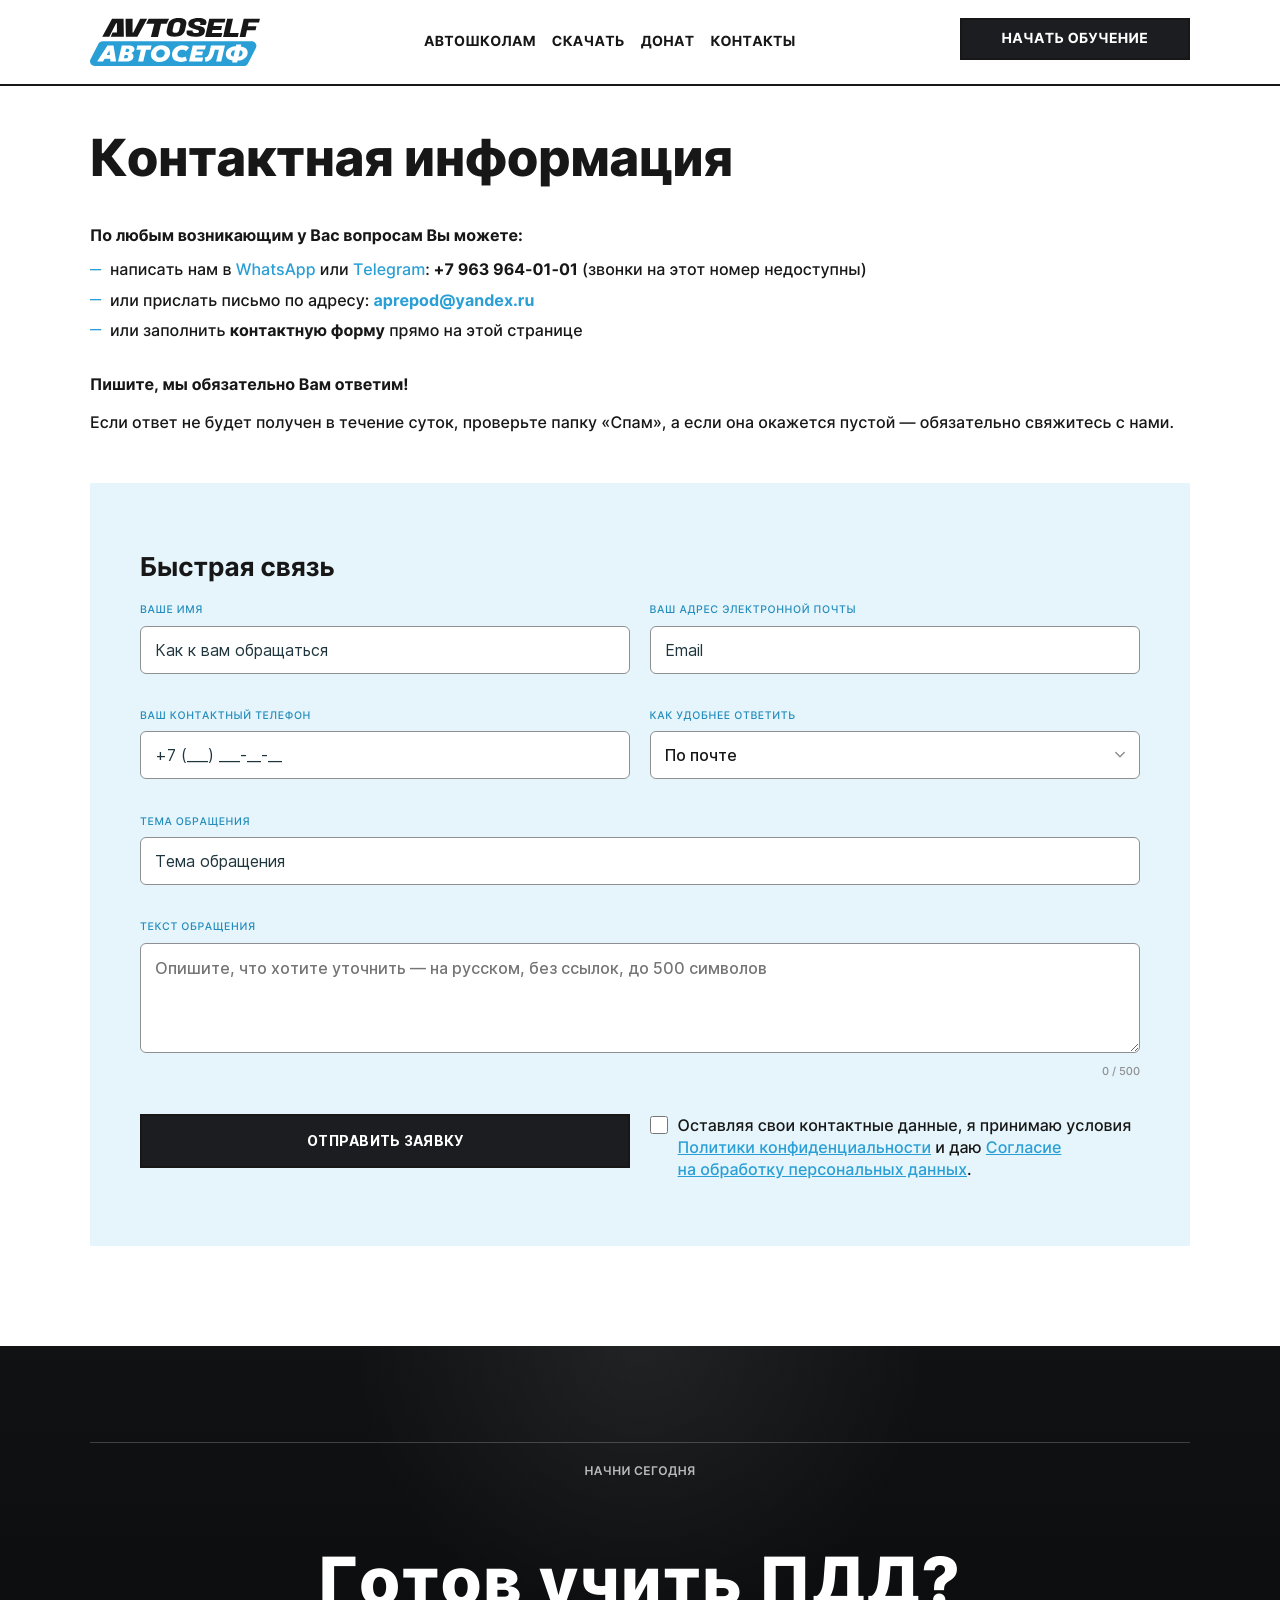
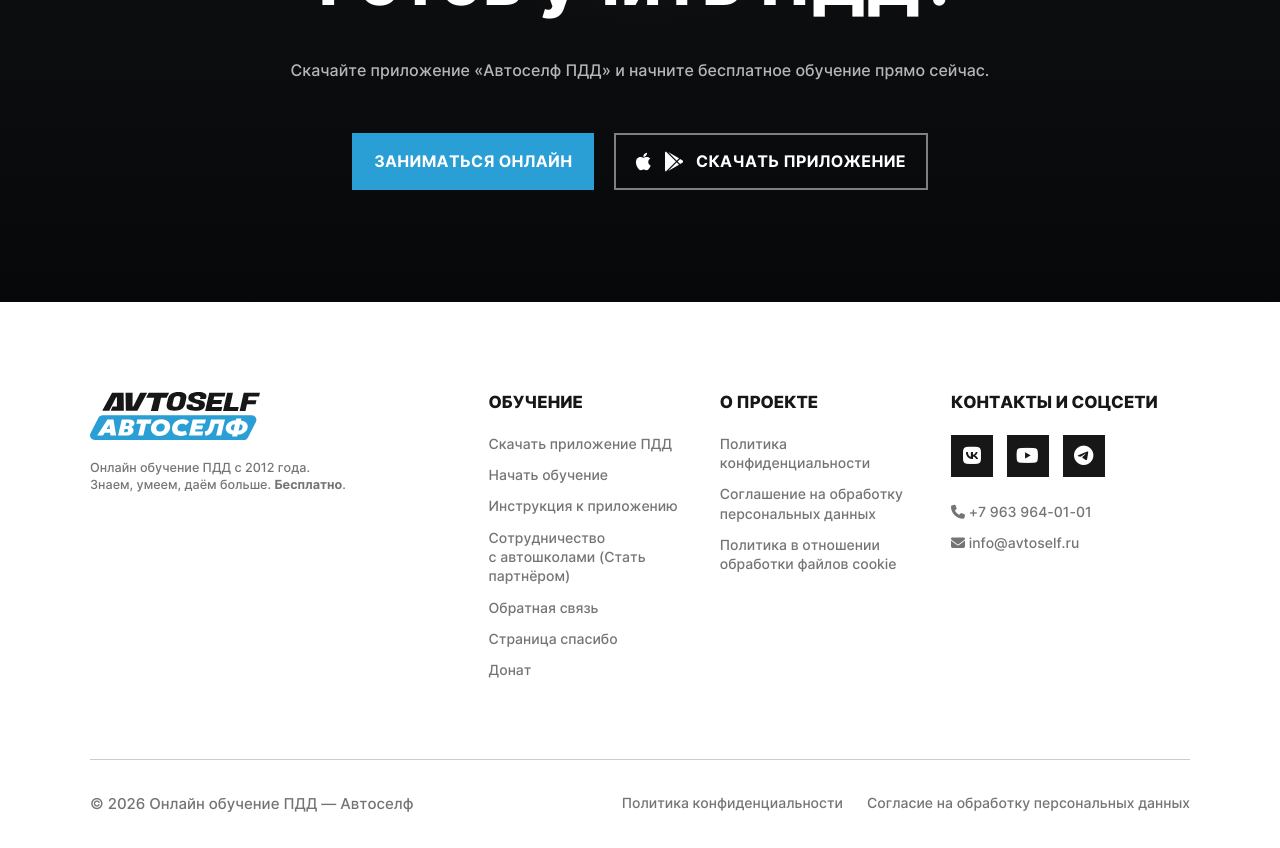
<file: contacts.html>
<!DOCTYPE html>
<html lang="en">

<head>
	<meta charset="UTF-8" />
	<meta http-equiv="X-UA-Compatible" content="IE=edge" />
	<meta name="viewport" content="width=device-width, initial-scale=1.0" />
	<title>Проект Avtoself</title>

	<!-- <link rel="preconnect" href="https://fonts.googleapis.com" />
    <link rel="preconnect" href="https://fonts.gstatic.com" crossorigin />
    <link href="https://fonts.googleapis.com/css2?family=Manrope:wght@400;500;600;700;800&display=swap" rel="stylesheet" /> -->

	<!-- <link rel="icon" type="image/x-icon" href="./img/favicons/favicon.svg" />
    <link rel="apple-touch-icon" sizes="180x180" href="./img/favicons/apple-touch-icon.png" /> -->

	<!-- <link rel="stylesheet" href="https://cdnjs.cloudflare.com/ajax/libs/font-awesome/6.4.0/css/all.min.css"> -->
	<link rel="stylesheet" href="./files/css/font-awesome.min.css" />

	<link rel="stylesheet" href="./css/main.css" />
</head>

<body class="body" data-js-body-lock="false">
	<div class="wrapper">
		<section class="seo" data-seo-container data-role="seo-container">
			<div class="container seo__container">
				<div class="seo-item" data-js-seo-item>
					<h1 class="seo-item__trigger" data-js-seo-trigger aria-expanded="false">Заголовок SEO</h1>
					<div class="seo-item__content">
						<div class="seo-item__inner">
							<p>
								SEO ТЕКСТ
							</p>
						</div>
					</div>
				</div>
			</div>
		</section>
		<!-- HEADER -->
		<section class="header-section" data-header-menu>
			<div class="header-section__container container">
				<header class="header-section__menu header-section__menu--fixed" data-sticky-header>
					<div class="header-section__menu-inner container">
						<a href="./" class="header-section__logo" aria-label="Автоселф">
							<img src="./img/icons/logo-avtoself.svg" alt="" />
							<!-- АВТО<span>СЕЛФ</span> -->
						</a>

						<nav class="header-section__nav" data-menu>
							<a href="cooperation.html" class="header-section__nav-link">Автошколам</a>
							<a href="download.html" class="header-section__nav-link">Скачать</a>
							<a href="https://donatty.com/avtoself" target="_blank"
								class="header-section__nav-link">Донат</a>
							<a href="contacts.html" class="header-section__nav-link">Контакты</a>
						</nav>

						<a href="start.html" class="header-section__start-btn ui-btn ui-btn--dark">
							<span class="full">Начать обучение</span>
							<span class="short">Начать</span>
						</a>

						<button class="header-section__burger" type="button" data-menu-toggle aria-label="Открыть меню"
							aria-expanded="false">
							<span></span>
							<span></span>
							<span></span>
						</button>
					</div>
				</header>
			</div>
		</section>

		<main class="main">
			<section class="content-section mt-100 mb-100" id="contacts">
				<div class="content-section__container container">
					<div class="content content--l">
						<div class="ui-head">
							<h1 class="ui-title">Контактная информация</h1>
						</div>

						<p><strong>По&#160;любым возникающим у&#160;Вас вопросам Вы&#160;можете:</strong></p>

						<ul>
							<li>
								написать нам в&#160;<a href="https://wa.me/+79639640101" target="_blank">WhatsApp</a>
								или&#160;<a href="https://t.me/+79262345642" target="_blank">Telegram</a>:<strong>
									+7&#160;963&#160;964-01-01</strong> (звонки на&#160;этот номер недоступны)
							</li>
							<li>
								или&#160;прислать письмо по&#160;адресу: <a
									href="mailto:aprepod@yandex.ru"><strong>aprepod@yandex.ru</strong></a>
							</li>
							<li>или&#160;заполнить <strong>контактную форму</strong> прямо на&#160;этой странице</li>
						</ul>

						<p><strong>Пишите, мы&#160;обязательно Вам ответим!</strong></p>
						<p>
							Если&#160;ответ не&#160;будет получен в&#160;течение суток, проверьте папку
							&#171;Спам&#187;, а&#160;если&#160;она окажется пустой&#160;&#8212;
							обязательно свяжитесь с&#160;нами.
						</p>

						<div class="content__form mt-50">
							<h3>Быстрая связь</h3>
							<!-- ФОРМА -->
							<form class="js-form form mt-20" data-js-form-redirect="/spasibo.html" data-js-form
								novalidate>
								<!-- Технические поля -->
								<input type="hidden" name="name_form" value="Регистрация в приложении АВТОСЕЛФ"
									data-js-label="Тип заявки" data-js-required />
								<input type="text" name="extra_contact" class="hp-field" data-js-validate="honeypot"
									tabindex="-1" autocomplete="off" />
								<!-- UTM-метки -->
								<input type="hidden" name="utm_source" data-js-label="UTM-источник" />
								<input type="hidden" name="utm_medium" data-js-label="UTM-канал" />
								<input type="hidden" name="utm_campaign" data-js-label="UTM-кампания" />
								<input type="hidden" name="utm_content" data-js-label="UTM-содержание" />
								<input type="hidden" name="utm_term" data-js-label="UTM-ключевое слово" />

								<!-- Имя -->
								<div class="field">
									<label>Ваше имя</label>
									<input type="text" name="client_name" placeholder="Как к вам обращаться"
										data-js-label="Имя" data-js-required data-js-validate="text"
										data-js-minlength="2" data-js-maxlength="20" />
									<div class="field-error"></div>
								</div>

								<!-- Адрес электронной почты -->
								<div class="field">
									<label>Ваш адрес электронной почты</label>
									<input type="text" name="client_email" placeholder="Email" data-js-label="Email"
										data-js-required data-js-validate="email" />
									<div class="field-error"></div>
								</div>

								<!-- Контактный телефон -->
								<div class="field">
									<label>Ваш контактный телефон</label>
									<input type="tel" name="client_phone" placeholder="+7 (___) ___-__-__"
										class="js-phone-mask" data-js-label="Телефон" data-js-required
										data-js-validate="phone" />
									<div class="field-error"></div>
								</div>

								<!-- Способ связи -->
								<div class="field">
									<label>Как&#160;удобнее ответить</label>
									<div class="js-select">
										<button type="button" class="js-select-trigger">
											<span class="js-select-value">По&#160;почте</span>
											<svg class="chev" viewBox="0 0 12 8" fill="none" stroke="currentColor"
												stroke-width="1.8" stroke-linecap="round" stroke-linejoin="round">
												<path d="M1 1L6 6L11 1" />
											</svg>
										</button>
										<ul class="js-select-options">
											<li data-value="Email" class="active">По&#160;почте</li>
											<li data-value="Telegram">Telegram</li>
											<li data-value="WhatsApp">WhatsApp</li>
											<li data-value="MAX">мессенджер Max</li>
											<li data-value="Телефон" data-disabled="true">Телефон (временно
												не&#160;доступно)</li>
										</ul>
									</div>
									<input type="text" hidden data-js-label="Как удобнее ответить" name="contact_way"
										data-js-required value="Email" />
								</div>

								<!-- Тема обращения -->
								<div class="field field--full">
									<label>Тема обращения</label>
									<input type="text" name="client_message_title" placeholder="Тема обращения"
										data-js-label="Тема обращения" data-js-required data-js-validate="text"
										data-js-minlength="5" data-js-maxlength="200" maxlength="200" />
									<div class="field-error"></div>
								</div>

								<!-- Текст обращения -->
								<div class="field field--full">
									<label>Текст обращения</label>
									<textarea name="client_message"
										placeholder="Опишите, что хотите уточнить — на русском, без ссылок, до 500 символов"
										data-js-required data-js-label="Текст обращения" data-js-validate="message"
										data-js-maxlength="500" maxlength="500"></textarea>
									<div class="char-counter">0 / 500</div>
									<div class="field-error"></div>
								</div>

								<button type="submit" class="btn ui-btn ui-btn--dark" data-modal_submit_label>Отправить
									заявку</button>

								<!-- Согласие -->
								<div class="field field--checkbox">
									<label class="checkbox-row">
										<input type="checkbox" name="privacy_agree" value="Согласие получено"
											data-js-required />
										<p>
											Оставляя свои контактные данные, я&#160;принимаю условия
											<a href="policy.html" target="_blank" rel="noopener">Политики
												конфиденциальности</a>
											и&#160;даю <a href="person.html" target="_blank" rel="noopener">Согласие
												на&#160;обработку персональных данных</a>.
										</p>
									</label>
									<div class="field-error"></div>
								</div>
							</form>
						</div>
					</div>
				</div>
			</section>

			<section class="final-cta" id="start">
				<div class="final-cta__container container">
					<div class="final-cta__inner">
						<div class="final-cta__eyebrow">Начни сегодня</div>

						<h2 class="final-cta__title">Готов учить ПДД?</h2>
						<div class="final-cta__text content">
							<p>Скачайте приложение &#171;Автоселф ПДД&#187; и&#160;начните бесплатное обучение прямо
								сейчас.</p>
						</div>
						<div class="btn-actions btn-actions--center btn-actions--460">
							<a href="#training" class="ui-btn ui-btn--blue ui-btn--lg">Заниматься онлайн</a>

							<a href="download.html" class="ui-btn ui-btn--outline-light ui-btn--lg">
								<i class="fa-brands fa-apple text-2xl"></i>
								<i class="fa-brands fa-google-play text-2xl"></i>
								<span>Скачать приложение</span>
							</a>
						</div>
					</div>
				</div>
			</section>
			<!-- ================= МОДАЛКА 1: общая заявка ================= -->
			<div class="modal-overlay" id="lead-modal">
				<div class="modal-box">
					<button type="button" class="modal-close" data-modal-close aria-label="Закрыть">&#215;</button>
					<h2 class="modal-title" data-modal_name_form></h2>
					<div class="modal-subtitle" data-modal_name_subtitle>Оставьте телефон&#160;&#8212; перезвоним
						и&#160;ответим на&#160;все вопросы.</div>

					<!-- data-js-form-redirect="/spasibo" -->
					<form class="js-form mt-20" data-js-form novalidate>
						<!-- Технические поля -->
						<input type="hidden" name="name_form" value="" data-js-label="Тип заявки" data-js-required />
						<input type="text" name="extra_contact" class="hp-field" data-js-validate="honeypot"
							tabindex="-1" autocomplete="off" />
						<!-- UTM-метки -->
						<input type="hidden" name="utm_source" data-js-label="UTM-источник" />
						<input type="hidden" name="utm_medium" data-js-label="UTM-канал" />
						<input type="hidden" name="utm_campaign" data-js-label="UTM-кампания" />
						<input type="hidden" name="utm_content" data-js-label="UTM-содержание" />
						<input type="hidden" name="utm_term" data-js-label="UTM-ключевое слово" />

						<div class="field">
							<label>Имя</label>
							<input type="text" name="client_name" placeholder="Как к вам обращаться" data-js-label="Имя"
								data-js-required data-js-validate="text" data-js-minlength="2" data-js-maxlength="20" />
							<div class="field-error"></div>
						</div>
						<div class="field">
							<label>Телефон</label>
							<input type="tel" name="client_phone" placeholder="+7 (___) ___-__-__" class="js-phone-mask"
								data-js-label="Телефон" data-js-required data-js-validate="phone" />
							<div class="field-error"></div>
						</div>

						<div class="field">
							<label>Как&#160;удобнее ответить</label>
							<div class="js-select">
								<button type="button" class="js-select-trigger">
									<span class="js-select-value">Telegram</span>
									<svg class="chev" viewBox="0 0 12 8" fill="none" stroke="currentColor"
										stroke-width="1.8" stroke-linecap="round" stroke-linejoin="round">
										<path d="M1 1L6 6L11 1" />
									</svg>
								</button>
								<ul class="js-select-options">
									<li data-value="Email" class="active">Email</li>
									<li data-value="Telegram">Telegram</li>
									<li data-value="WhatsApp">WhatsApp</li>
									<li data-value="MAX">мессенджер Max</li>
									<li data-value="Телефон" data-disabled="true">Телефон (временно не&#160;доступно)
									</li>
								</ul>
							</div>
							<input type="text" hidden data-js-label="Как удобнее ответить" name="contact_way"
								data-js-required value="Email" />
						</div>

						<!-- Согласие -->
						<div class="field field--checkbox">
							<label class="checkbox-row">
								<input type="checkbox" name="privacy_agree" value="Согласие получено"
									data-js-required />
								<p>
									Оставляя свои контактные данные, я&#160;принимаю условия
									<a href="policy.html" target="_blank" rel="noopener">Политики конфиденциальности</a>
									и&#160;даю <a href="person.html" target="_blank" rel="noopener">Согласие
										на&#160;обработку персональных данных</a>.
								</p>
							</label>
							<div class="field-error"></div>
						</div>

						<button type="submit" class="btn ui-btn ui-btn--dark" data-modal_submit_label>Отправить
							заявку</button>
					</form>
					<div class="modal-success">
						<div>Спасибо! Мы&#160;свяжемся с&#160;вами в&#160;ближайшее время.</div>
					</div>
				</div>
			</div>
		</main>
		<footer class="footer" id="contacts">
			<div class="footer__container container">
				<div class="footer__top">
					<div class="footer__brand">
						<a href="#" class="footer__logo" aria-label="Автоселф">
							<!-- АВТО<span>СЕЛФ</span>  -->
							<img src="./img/icons/logo-avtoself.svg" alt="" />
						</a>

						<p class="footer__description">Онлайн обучение ПДД с&#160;2012 года. <br />Знаем, умеем, даём
							больше. <strong>Бесплатно</strong>.</p>
					</div>

					<nav class="footer__column" aria-label="Обучение">
						<h2 class="footer__title">Обучение</h2>

						<ul class="footer__list">
							<!-- <li><a href="#training">Курс лекций ПДД</a></li> -->
							<li><a href="download.html">Скачать приложение ПДД</a></li>
							<li><a href="start.html">Начать обучение</a></li>
							<li><a href="instruction.html">Инструкция к&#160;приложению</a></li>

							<li><a href="cooperation.html">Сотрудничество с&#160;автошколами (Стать партнёром)</a></li>

							<li><a href="contacts.html">Обратная связь</a></li>
							<li><a href="spasibo.html">Страница спасибо</a></li>
							<!-- <li><a href="#process">Как это работает</a></li> -->
							<!-- <li><a href="#process">Как это работает</a></li> -->
							<li><a href="https://donatty.com/avtoself" target="_blank">Донат</a></li>
						</ul>
					</nav>

					<nav class="footer__column" aria-label="О проекте">
						<h2 class="footer__title">О&#160;проекте</h2>

						<ul class="footer__list">
							<li><a href="policy.html">Политика конфиденциальности</a></li>
							<li><a href="person.html">Соглашение на&#160;обработку персональных данных</a></li>
							<li><a href="cookie.html">Политика в&#160;отношении обработки файлов cookie</a></li>
						</ul>
					</nav>

					<div class="footer__contacts">
						<h2 class="footer__title">Контакты и&#160;соцсети</h2>

						<div class="footer__socials">
							<a href="https://vk.com/avtoself" class="footer__social" target="_blank"
								aria-label="ВКонтакте">
								<i class="fa-brands fa-vk"></i>
								<!-- VK -->
							</a>
							<a href="https://www.youtube.com/channel/UCDaU1h_xuPED1HZTBox4rQw" target="_blank"
								class="footer__social" aria-label="YouTube">
								<i class="fa-brands fa-youtube"></i>
								<!-- YT -->
							</a>
							<a href="#" class="footer__social" target="_blank" aria-label="Telegram">
								<i class="fa-brands fa-telegram"></i>
								<!-- TG -->
							</a>
							<!-- https://www.facebook.com/Avtoself -->
						</div>

						<div class="footer__contact-list">
							<a href="tel:+79639640101"><i class="fa-solid fa-phone"></i> +7&#160;963&#160;964-01-01</a>
							<a href="mailto:info@avtoself.ru"><i class="fa-solid fa-envelope"></i> info@avtoself.ru</a>
						</div>
					</div>
				</div>

				<div class="footer__bottom">
					<p class="footer__copyright">&#169; 2026 Онлайн обучение ПДД&#160;&#8212; Автоселф</p>

					<div class="footer__bottom-links">
						<a href="policy.html">Политика конфиденциальности</a>
						<a href="#!">Согласие на&#160;обработку персональных данных</a>
					</div>
				</div>
			</div>
		</footer>
	</div>

	<!-- Сторонние библиотеки (если используете маски, слайдеры и т.д.) -->
	<script src="./js/imask.js" defer></script>

	<!-- Изолированные модули интерфейса (только объявляют функции/классы) -->
	<script src="./js/modules/header-menu.js" defer></script>
	<script src="./js/modules/faq-module.js" defer></script>
	<script src="./js/modules/seo-module.js" defer></script>
	<script src="./js/modules/graduates-reviews.js" defer></script>

	<!-- Модальные окна и валидация форм -->
	<!-- Просто файл -->
	<!-- <script src="./js/modals.js" defer></script> -->
	<!-- Модуль файл -->
	<script src="./js/modules/avtoself-modal-forms.js" defer></script>

	<!-- Главный диспетчер запуска (стартует всё после готовности модулей) -->
	<script src="./js/init-all.js" defer></script>
</body>

</html>
</file>
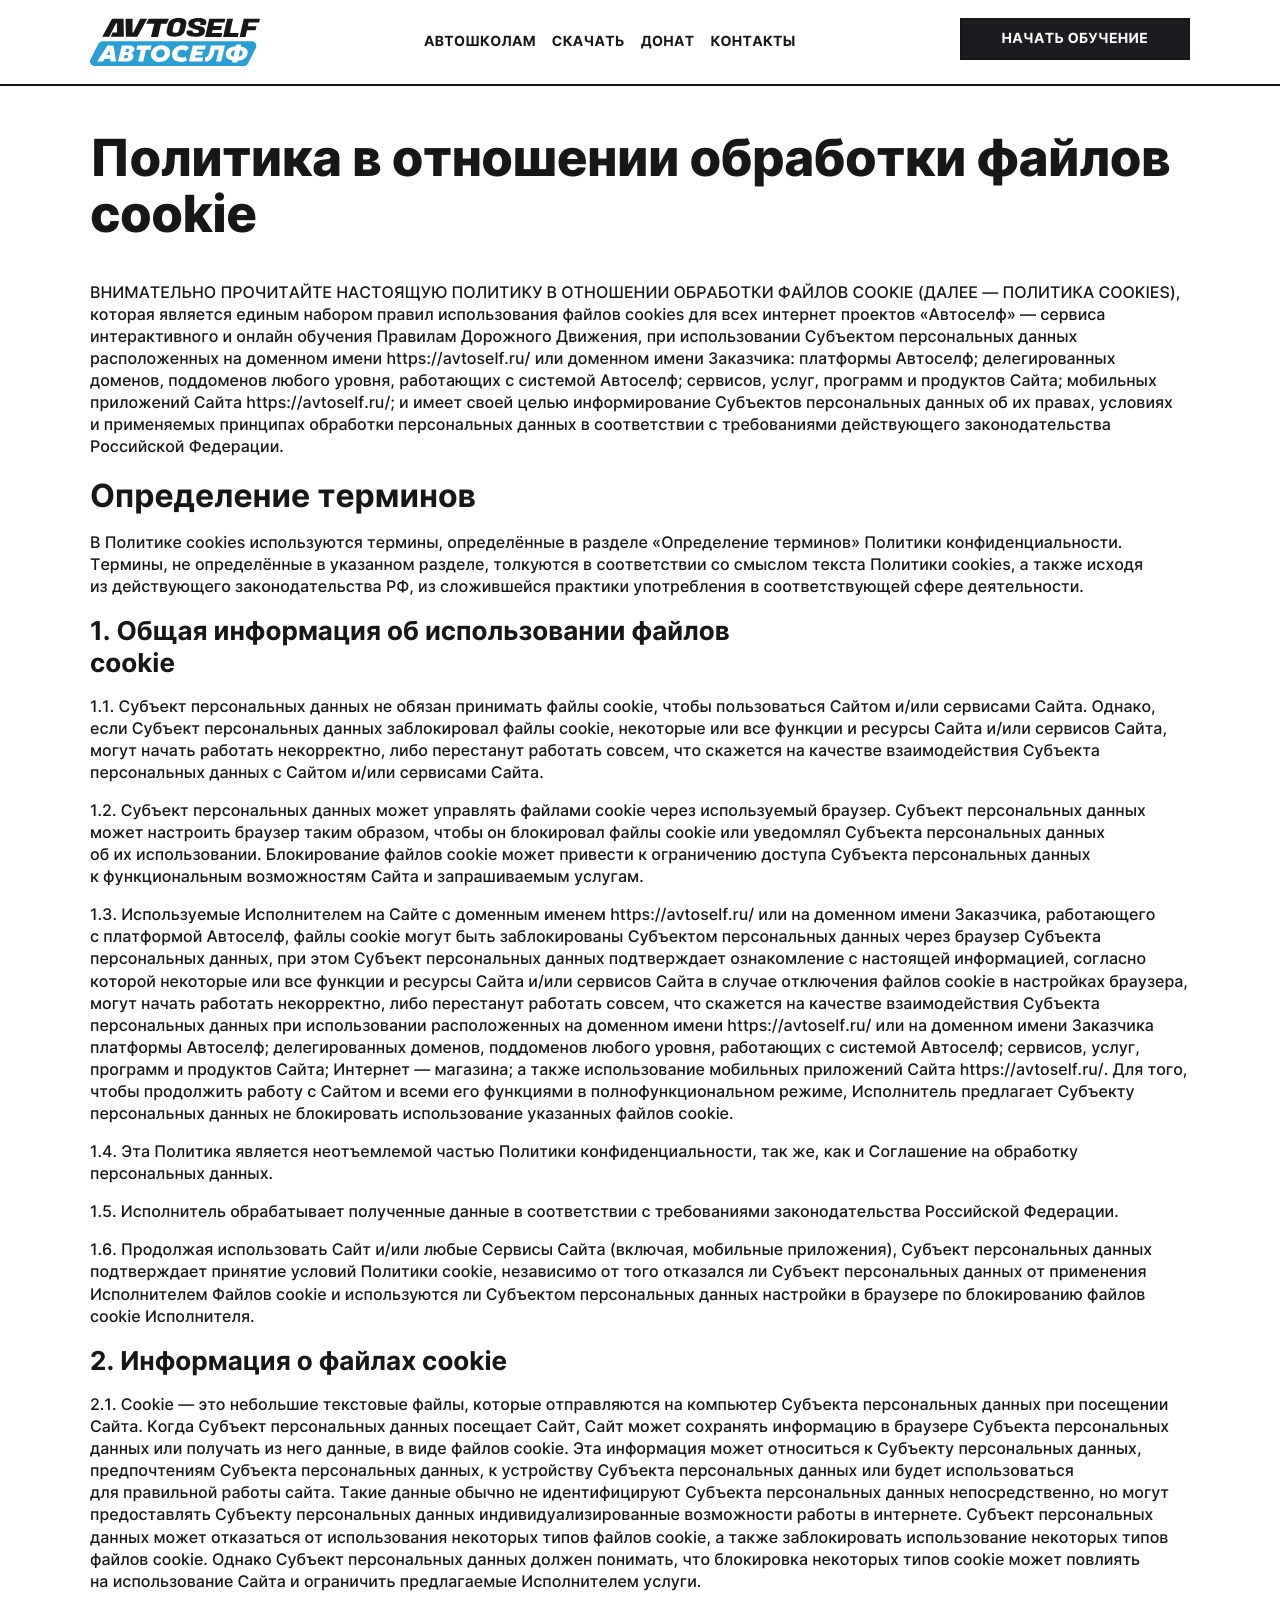
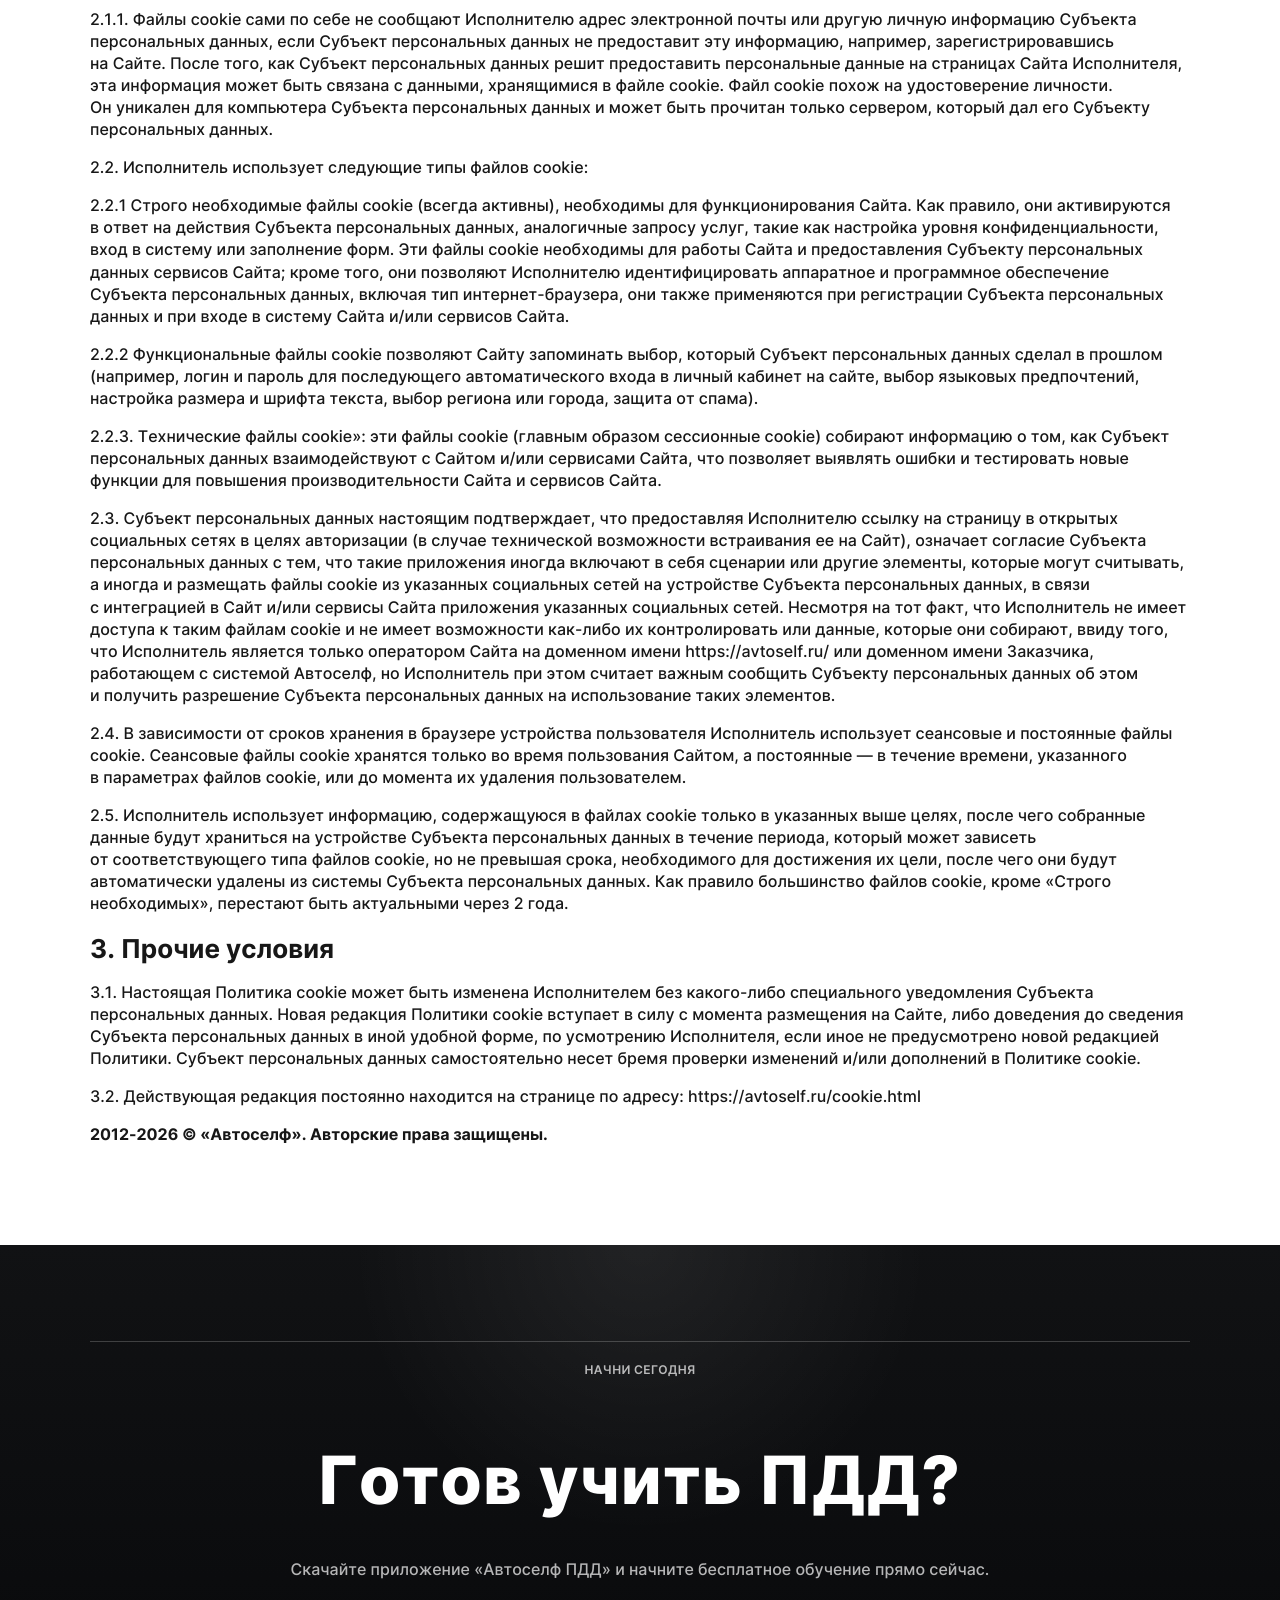
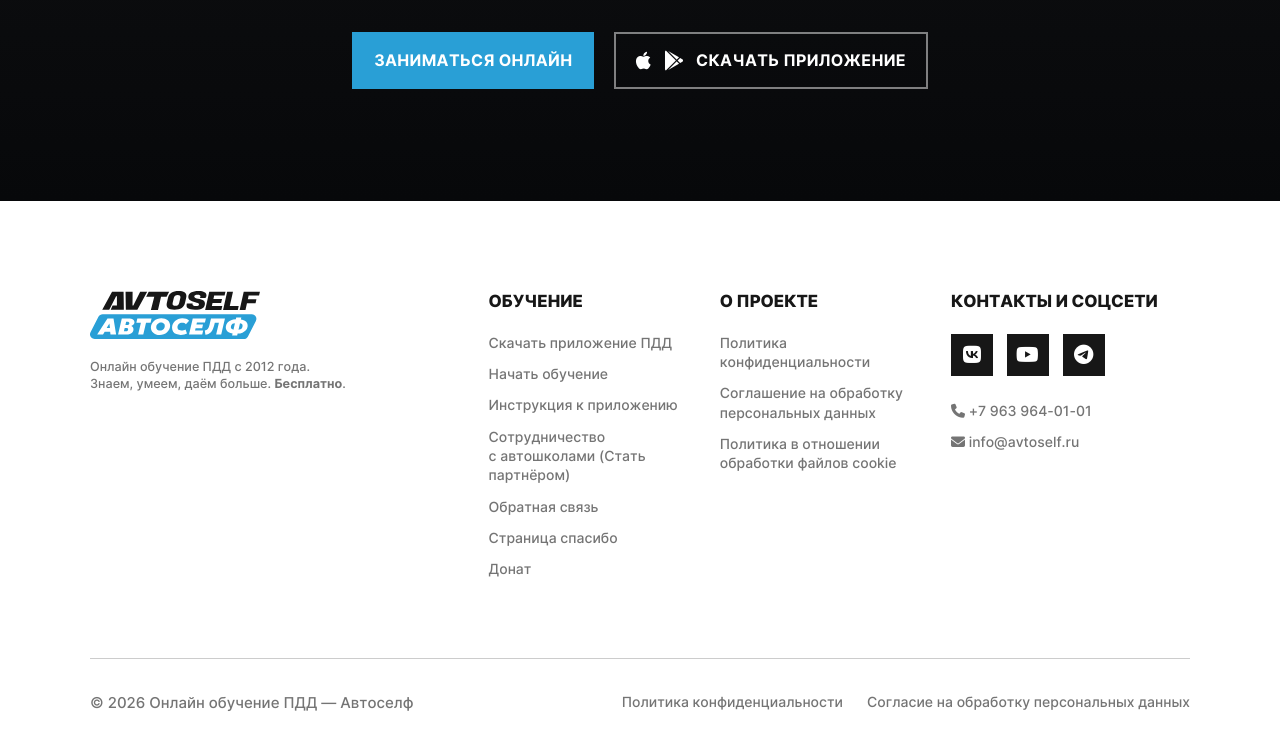
<file: cookie.html>
<!DOCTYPE html>
<html lang="en">

<head>
	<meta charset="UTF-8" />
	<meta http-equiv="X-UA-Compatible" content="IE=edge" />
	<meta name="viewport" content="width=device-width, initial-scale=1.0" />
	<title>Проект Avtoself</title>

	<!-- <link rel="preconnect" href="https://fonts.googleapis.com" />
    <link rel="preconnect" href="https://fonts.gstatic.com" crossorigin />
    <link href="https://fonts.googleapis.com/css2?family=Manrope:wght@400;500;600;700;800&display=swap" rel="stylesheet" /> -->

	<!-- <link rel="icon" type="image/x-icon" href="./img/favicons/favicon.svg" />
    <link rel="apple-touch-icon" sizes="180x180" href="./img/favicons/apple-touch-icon.png" /> -->

	<!-- <link rel="stylesheet" href="https://cdnjs.cloudflare.com/ajax/libs/font-awesome/6.4.0/css/all.min.css"> -->
	<link rel="stylesheet" href="./files/css/font-awesome.min.css" />

	<link rel="stylesheet" href="./css/main.css" />
</head>

<body class="body" data-js-body-lock="false">
	<div class="wrapper">
		<section class="seo" data-seo-container data-role="seo-container">
			<div class="container seo__container">
				<div class="seo-item" data-js-seo-item>
					<h1 class="seo-item__trigger" data-js-seo-trigger aria-expanded="false">Заголовок SEO</h1>
					<div class="seo-item__content">
						<div class="seo-item__inner">
							<p>
								SEO ТЕКСТ
							</p>
						</div>
					</div>
				</div>
			</div>
		</section>
		<!-- HEADER -->
		<section class="header-section" data-header-menu>
			<div class="header-section__container container">
				<header class="header-section__menu header-section__menu--fixed" data-sticky-header>
					<div class="header-section__menu-inner container">
						<a href="./" class="header-section__logo" aria-label="Автоселф">
							<img src="./img/icons/logo-avtoself.svg" alt="" />
							<!-- АВТО<span>СЕЛФ</span> -->
						</a>

						<nav class="header-section__nav" data-menu>
							<a href="cooperation.html" class="header-section__nav-link">Автошколам</a>
							<a href="download.html" class="header-section__nav-link">Скачать</a>
							<a href="https://donatty.com/avtoself" target="_blank"
								class="header-section__nav-link">Донат</a>
							<a href="contacts.html" class="header-section__nav-link">Контакты</a>
						</nav>

						<a href="start.html" class="header-section__start-btn ui-btn ui-btn--dark">
							<span class="full">Начать обучение</span>
							<span class="short">Начать</span>
						</a>

						<button class="header-section__burger" type="button" data-menu-toggle aria-label="Открыть меню"
							aria-expanded="false">
							<span></span>
							<span></span>
							<span></span>
						</button>
					</div>
				</header>
			</div>
		</section>

		<main class="main">
			<!-- Политика в отношении обработки персональных данных -->
			<section class="content-section mt-100 mb-100" id="policy">
				<div class="content-section__container container">
					<div class="content content--l">
						<div class="ui-head">
							<h1 class="ui-title">Политика в&#160;отношении обработки файлов cookie</h1>
						</div>

						<p>
							ВНИМАТЕЛЬНО ПРОЧИТАЙТЕ НАСТОЯЩУЮ ПОЛИТИКУ В&#160;ОТНОШЕНИИ ОБРАБОТКИ ФАЙЛОВ COOKIE
							(ДАЛЕЕ&#160;&#8212; ПОЛИТИКА COOKIES), которая является единым
							набором правил использования файлов cookies для&#160;всех интернет проектов
							&#171;Автоселф&#187;&#160;&#8212; сервиса интерактивного и&#160;онлайн
							обучения Правилам Дорожного Движения, при&#160;использовании Субъектом персональных данных
							расположенных на&#160;доменном имени https://avtoself.ru/
							или&#160;доменном имени Заказчика: платформы Автоселф; делегированных доменов, поддоменов
							любого уровня, работающих с&#160;системой Автоселф;
							сервисов, услуг, программ и&#160;продуктов Сайта; мобильных приложений Сайта
							https://avtoself.ru/; и&#160;имеет своей целью информирование Субъектов
							персональных данных об&#160;их&#160;правах, условиях и&#160;применяемых принципах обработки
							персональных данных в&#160;соответствии
							с&#160;требованиями действующего законодательства Российской Федерации.
						</p>

						<h2>Определение терминов</h2>

						<p>
							В&#160;Политике cookies используются термины, определённые в&#160;разделе &#171;Определение
							терминов&#187; Политики конфиденциальности. Термины,
							не&#160;определённые в&#160;указанном разделе, толкуются в&#160;соответствии со&#160;смыслом
							текста Политики cookies, а&#160;также исходя
							из&#160;действующего законодательства РФ, из&#160;сложившейся практики употребления
							в&#160;соответствующей сфере деятельности.
						</p>

						<h3>1. Общая информация об&#160;использовании файлов cookie</h3>

						<p>
							1.1. Субъект персональных данных не&#160;обязан принимать файлы cookie, чтобы пользоваться
							Сайтом и/или сервисами Сайта. Однако, если&#160;Субъект
							персональных данных заблокировал файлы cookie, некоторые или&#160;все функции и&#160;ресурсы
							Сайта и/или сервисов Сайта, могут начать работать
							некорректно, либо перестанут работать совсем, что скажется на&#160;качестве взаимодействия
							Субъекта персональных данных с&#160;Сайтом и/или сервисами
							Сайта.
						</p>
						<p>
							1.2. Субъект персональных данных может управлять файлами cookie через используемый браузер.
							Субъект персональных данных может настроить браузер таким
							образом, чтобы он&#160;блокировал файлы cookie или&#160;уведомлял Субъекта персональных
							данных об&#160;их&#160;использовании. Блокирование файлов
							cookie может привести к&#160;ограничению доступа Субъекта персональных данных
							к&#160;функциональным возможностям Сайта и&#160;запрашиваемым услугам.
						</p>
						<p>
							1.3. Используемые Исполнителем на&#160;Сайте с&#160;доменным именем https://avtoself.ru/
							или&#160;на&#160;доменном имени Заказчика, работающего
							с&#160;платформой Автоселф, файлы cookie могут быть заблокированы Субъектом персональных
							данных через браузер Субъекта персональных данных,
							при&#160;этом Субъект персональных данных подтверждает ознакомление с&#160;настоящей
							информацией, согласно которой некоторые или&#160;все функции
							и&#160;ресурсы Сайта и/или сервисов Сайта в&#160;случае отключения файлов cookie
							в&#160;настройках браузера, могут начать работать некорректно, либо
							перестанут работать совсем, что скажется на&#160;качестве взаимодействия Субъекта
							персональных данных при&#160;использовании расположенных
							на&#160;доменном имени https://avtoself.ru/ или&#160;на&#160;доменном имени Заказчика
							платформы Автоселф; делегированных доменов, поддоменов любого
							уровня, работающих с&#160;системой Автоселф; сервисов, услуг, программ и&#160;продуктов
							Сайта; Интернет&#160;&#8212; магазина; а&#160;также
							использование мобильных приложений Сайта https://avtoself.ru/. Для&#160;того, чтобы
							продолжить работу с&#160;Сайтом и&#160;всеми его функциями
							в&#160;полнофункциональном режиме, Исполнитель предлагает Субъекту персональных данных
							не&#160;блокировать использование указанных файлов cookie.
						</p>
						<p>
							1.4. Эта Политика является неотъемлемой частью Политики конфиденциальности, так&#160;же,
							как&#160;и&#160;Соглашение на&#160;обработку персональных
							данных.
						</p>
						<p>1.5. Исполнитель обрабатывает полученные данные в&#160;соответствии с&#160;требованиями
							законодательства Российской Федерации.</p>
						<p>
							1.6. Продолжая использовать Сайт и/или любые Сервисы Сайта (включая, мобильные приложения),
							Субъект персональных данных подтверждает принятие условий
							Политики cookie, независимо от&#160;того отказался&#160;ли Субъект персональных данных
							от&#160;применения Исполнителем Файлов cookie
							и&#160;используются&#160;ли Субъектом персональных данных настройки в&#160;браузере
							по&#160;блокированию файлов cookie Исполнителя.
						</p>

						<h3>2. Информация о&#160;файлах cookie</h3>

						<p>
							2.1. Cookie&#160;&#8212; это небольшие текстовые файлы, которые отправляются
							на&#160;компьютер Субъекта персональных данных при&#160;посещении Сайта.
							Когда Субъект персональных данных посещает Сайт, Сайт может сохранять информацию
							в&#160;браузере Субъекта персональных данных или&#160;получать
							из&#160;него данные, в&#160;виде файлов cookie. Эта информация может относиться
							к&#160;Субъекту персональных данных, предпочтениям Субъекта
							персональных данных, к&#160;устройству Субъекта персональных данных или&#160;будет
							использоваться для&#160;правильной работы сайта. Такие данные
							обычно не&#160;идентифицируют Субъекта персональных данных непосредственно, но&#160;могут
							предоставлять Субъекту персональных данных
							индивидуализированные возможности работы в&#160;интернете. Субъект персональных данных может
							отказаться от&#160;использования некоторых типов файлов
							cookie, а&#160;также заблокировать использование некоторых типов файлов cookie. Однако
							Субъект персональных данных должен понимать, что блокировка
							некоторых типов cookie может повлиять на&#160;использование Сайта и&#160;ограничить
							предлагаемые Исполнителем услуги.
						</p>
						<p>
							2.1.1. Файлы cookie сами по&#160;себе не&#160;сообщают Исполнителю адрес электронной почты
							или&#160;другую личную информацию Субъекта персональных
							данных, если&#160;Субъект персональных данных не&#160;предоставит эту информацию, например,
							зарегистрировавшись на&#160;Сайте. После того,
							как&#160;Субъект персональных данных решит предоставить персональные данные
							на&#160;страницах Сайта Исполнителя, эта информация может быть связана
							с&#160;данными, хранящимися в&#160;файле cookie. Файл cookie похож на&#160;удостоверение
							личности. Он&#160;уникален для&#160;компьютера Субъекта
							персональных данных и&#160;может быть прочитан только сервером, который дал его Субъекту
							персональных данных.
						</p>
						<p>2.2. Исполнитель использует следующие типы файлов cookie:</p>
						<p>
							2.2.1 Строго необходимые файлы cookie (всегда активны), необходимы для&#160;функционирования
							Сайта. Как&#160;правило, они активируются в&#160;ответ
							на&#160;действия Субъекта персональных данных, аналогичные запросу услуг, такие
							как&#160;настройка уровня конфиденциальности, вход в&#160;систему
							или&#160;заполнение форм. Эти файлы cookie необходимы для&#160;работы Сайта
							и&#160;предоставления Субъекту персональных данных сервисов Сайта; кроме
							того, они позволяют Исполнителю идентифицировать аппаратное и&#160;программное обеспечение
							Субъекта персональных данных, включая тип
							интернет-браузера, они также применяются при&#160;регистрации Субъекта персональных данных
							и&#160;при&#160;входе в&#160;систему Сайта и/или сервисов
							Сайта.
						</p>
						<p>
							2.2.2 Функциональные файлы cookie позволяют Сайту запоминать выбор, который Субъект
							персональных данных сделал в&#160;прошлом (например, логин
							и&#160;пароль для&#160;последующего автоматического входа в&#160;личный кабинет
							на&#160;сайте, выбор языковых предпочтений, настройка размера
							и&#160;шрифта текста, выбор региона или&#160;города, защита от&#160;спама).
						</p>
						<p>
							2.2.3. Технические файлы cookie&#187;: эти файлы cookie (главным образом сессионные cookie)
							собирают информацию о&#160;том, как&#160;Субъект
							персональных данных взаимодействуют с&#160;Сайтом и/или сервисами Сайта, что позволяет
							выявлять ошибки и&#160;тестировать новые функции
							для&#160;повышения производительности Сайта и&#160;сервисов Сайта.
						</p>
						<p>
							2.3. Субъект персональных данных настоящим подтверждает, что предоставляя Исполнителю ссылку
							на&#160;страницу в&#160;открытых социальных сетях
							в&#160;целях авторизации (в&#160;случае технической возможности встраивания
							ее&#160;на&#160;Сайт), означает согласие Субъекта персональных данных
							с&#160;тем, что такие приложения иногда включают в&#160;себя сценарии или&#160;другие
							элементы, которые могут считывать, а&#160;иногда
							и&#160;размещать файлы cookie из&#160;указанных социальных сетей на&#160;устройстве Субъекта
							персональных данных, в&#160;связи с&#160;интеграцией
							в&#160;Сайт и/или сервисы Сайта приложения указанных социальных сетей. Несмотря на&#160;тот
							факт, что Исполнитель не&#160;имеет доступа к&#160;таким
							файлам cookie и&#160;не&#160;имеет возможности как-либо их&#160;контролировать
							или&#160;данные, которые они собирают, ввиду того, что Исполнитель
							является только оператором Сайта на&#160;доменном имени https://avtoself.ru/
							или&#160;доменном имени Заказчика, работающем с&#160;системой Автоселф,
							но&#160;Исполнитель при&#160;этом считает важным сообщить Субъекту персональных данных
							об&#160;этом и&#160;получить разрешение Субъекта персональных
							данных на&#160;использование таких элементов.
						</p>
						<p>
							2.4. В&#160;зависимости от&#160;сроков хранения в&#160;браузере устройства пользователя
							Исполнитель использует сеансовые и&#160;постоянные файлы
							cookie. Сеансовые файлы cookie хранятся только во&#160;время пользования Сайтом,
							а&#160;постоянные&#160;&#8212; в&#160;течение времени, указанного
							в&#160;параметрах файлов cookie, или&#160;до&#160;момента их&#160;удаления пользователем.
						</p>
						<p>
							2.5. Исполнитель использует информацию, содержащуюся в&#160;файлах cookie только
							в&#160;указанных выше целях, после чего собранные данные будут
							храниться на&#160;устройстве Субъекта персональных данных в&#160;течение периода, который
							может зависеть от&#160;соответствующего типа файлов cookie,
							но&#160;не&#160;превышая срока, необходимого для&#160;достижения их&#160;цели, после чего
							они будут автоматически удалены из&#160;системы Субъекта
							персональных данных. Как&#160;правило большинство файлов cookie, кроме &#171;Строго
							необходимых&#187;, перестают быть актуальными через 2 года.
						</p>

						<h3>3. Прочие условия</h3>

						<p>
							3.1. Настоящая Политика cookie может быть изменена Исполнителем без&#160;какого-либо
							специального уведомления Субъекта персональных данных. Новая
							редакция Политики cookie вступает в&#160;силу с&#160;момента размещения на&#160;Сайте, либо
							доведения до&#160;сведения Субъекта персональных данных
							в&#160;иной удобной форме, по&#160;усмотрению Исполнителя, если&#160;иное
							не&#160;предусмотрено новой редакцией Политики. Субъект персональных данных
							самостоятельно несет бремя проверки изменений и/или дополнений в&#160;Политике cookie.
						</p>
						<p>3.2. Действующая редакция постоянно находится на&#160;странице по&#160;адресу:
							https://avtoself.ru/cookie.html</p>

						<p><strong>2012-2026 &#169; &#171;Автоселф&#187;. Авторские права защищены.</strong></p>
					</div>
				</div>
			</section>

			<section class="final-cta" id="start">
				<div class="final-cta__container container">
					<div class="final-cta__inner">
						<div class="final-cta__eyebrow">Начни сегодня</div>

						<h2 class="final-cta__title">Готов учить ПДД?</h2>
						<div class="final-cta__text content">
							<p>Скачайте приложение &#171;Автоселф ПДД&#187; и&#160;начните бесплатное обучение прямо
								сейчас.</p>
						</div>
						<div class="btn-actions btn-actions--center btn-actions--460">
							<a href="#training" class="ui-btn ui-btn--blue ui-btn--lg">Заниматься онлайн</a>

							<a href="download.html" class="ui-btn ui-btn--outline-light ui-btn--lg">
								<i class="fa-brands fa-apple text-2xl"></i>
								<i class="fa-brands fa-google-play text-2xl"></i>
								<span>Скачать приложение</span>
							</a>
						</div>
					</div>
				</div>
			</section>
			<!-- ================= МОДАЛКА 1: общая заявка ================= -->
			<div class="modal-overlay" id="lead-modal">
				<div class="modal-box">
					<button type="button" class="modal-close" data-modal-close aria-label="Закрыть">&#215;</button>
					<h2 class="modal-title" data-modal_name_form></h2>
					<div class="modal-subtitle" data-modal_name_subtitle>Оставьте телефон&#160;&#8212; перезвоним
						и&#160;ответим на&#160;все вопросы.</div>

					<!-- data-js-form-redirect="/spasibo" -->
					<form class="js-form mt-20" data-js-form novalidate>
						<!-- Технические поля -->
						<input type="hidden" name="name_form" value="" data-js-label="Тип заявки" data-js-required />
						<input type="text" name="extra_contact" class="hp-field" data-js-validate="honeypot"
							tabindex="-1" autocomplete="off" />
						<!-- UTM-метки -->
						<input type="hidden" name="utm_source" data-js-label="UTM-источник" />
						<input type="hidden" name="utm_medium" data-js-label="UTM-канал" />
						<input type="hidden" name="utm_campaign" data-js-label="UTM-кампания" />
						<input type="hidden" name="utm_content" data-js-label="UTM-содержание" />
						<input type="hidden" name="utm_term" data-js-label="UTM-ключевое слово" />

						<div class="field">
							<label>Имя</label>
							<input type="text" name="client_name" placeholder="Как к вам обращаться" data-js-label="Имя"
								data-js-required data-js-validate="text" data-js-minlength="2" data-js-maxlength="20" />
							<div class="field-error"></div>
						</div>
						<div class="field">
							<label>Телефон</label>
							<input type="tel" name="client_phone" placeholder="+7 (___) ___-__-__" class="js-phone-mask"
								data-js-label="Телефон" data-js-required data-js-validate="phone" />
							<div class="field-error"></div>
						</div>

						<div class="field">
							<label>Как&#160;удобнее ответить</label>
							<div class="js-select">
								<button type="button" class="js-select-trigger">
									<span class="js-select-value">Telegram</span>
									<svg class="chev" viewBox="0 0 12 8" fill="none" stroke="currentColor"
										stroke-width="1.8" stroke-linecap="round" stroke-linejoin="round">
										<path d="M1 1L6 6L11 1" />
									</svg>
								</button>
								<ul class="js-select-options">
									<li data-value="Email" class="active">Email</li>
									<li data-value="Telegram">Telegram</li>
									<li data-value="WhatsApp">WhatsApp</li>
									<li data-value="MAX">мессенджер Max</li>
									<li data-value="Телефон" data-disabled="true">Телефон (временно не&#160;доступно)
									</li>
								</ul>
							</div>
							<input type="text" hidden data-js-label="Как удобнее ответить" name="contact_way"
								data-js-required value="Email" />
						</div>

						<!-- Согласие -->
						<div class="field field--checkbox">
							<label class="checkbox-row">
								<input type="checkbox" name="privacy_agree" value="Согласие получено"
									data-js-required />
								<p>
									Оставляя свои контактные данные, я&#160;принимаю условия
									<a href="policy.html" target="_blank" rel="noopener">Политики конфиденциальности</a>
									и&#160;даю <a href="person.html" target="_blank" rel="noopener">Согласие
										на&#160;обработку персональных данных</a>.
								</p>
							</label>
							<div class="field-error"></div>
						</div>

						<button type="submit" class="btn ui-btn ui-btn--dark" data-modal_submit_label>Отправить
							заявку</button>
					</form>
					<div class="modal-success">
						<div>Спасибо! Мы&#160;свяжемся с&#160;вами в&#160;ближайшее время.</div>
					</div>
				</div>
			</div>
		</main>
		<footer class="footer" id="contacts">
			<div class="footer__container container">
				<div class="footer__top">
					<div class="footer__brand">
						<a href="#" class="footer__logo" aria-label="Автоселф">
							<!-- АВТО<span>СЕЛФ</span>  -->
							<img src="./img/icons/logo-avtoself.svg" alt="" />
						</a>

						<p class="footer__description">Онлайн обучение ПДД с&#160;2012 года. <br />Знаем, умеем, даём
							больше. <strong>Бесплатно</strong>.</p>
					</div>

					<nav class="footer__column" aria-label="Обучение">
						<h2 class="footer__title">Обучение</h2>

						<ul class="footer__list">
							<!-- <li><a href="#training">Курс лекций ПДД</a></li> -->
							<li><a href="download.html">Скачать приложение ПДД</a></li>
							<li><a href="start.html">Начать обучение</a></li>
							<li><a href="instruction.html">Инструкция к&#160;приложению</a></li>

							<li><a href="cooperation.html">Сотрудничество с&#160;автошколами (Стать партнёром)</a></li>

							<li><a href="contacts.html">Обратная связь</a></li>
							<li><a href="spasibo.html">Страница спасибо</a></li>
							<!-- <li><a href="#process">Как это работает</a></li> -->
							<!-- <li><a href="#process">Как это работает</a></li> -->
							<li><a href="https://donatty.com/avtoself" target="_blank">Донат</a></li>
						</ul>
					</nav>

					<nav class="footer__column" aria-label="О проекте">
						<h2 class="footer__title">О&#160;проекте</h2>

						<ul class="footer__list">
							<li><a href="policy.html">Политика конфиденциальности</a></li>
							<li><a href="person.html">Соглашение на&#160;обработку персональных данных</a></li>
							<li><a href="cookie.html">Политика в&#160;отношении обработки файлов cookie</a></li>
						</ul>
					</nav>

					<div class="footer__contacts">
						<h2 class="footer__title">Контакты и&#160;соцсети</h2>

						<div class="footer__socials">
							<a href="https://vk.com/avtoself" class="footer__social" target="_blank"
								aria-label="ВКонтакте">
								<i class="fa-brands fa-vk"></i>
								<!-- VK -->
							</a>
							<a href="https://www.youtube.com/channel/UCDaU1h_xuPED1HZTBox4rQw" target="_blank"
								class="footer__social" aria-label="YouTube">
								<i class="fa-brands fa-youtube"></i>
								<!-- YT -->
							</a>
							<a href="#" class="footer__social" target="_blank" aria-label="Telegram">
								<i class="fa-brands fa-telegram"></i>
								<!-- TG -->
							</a>
							<!-- https://www.facebook.com/Avtoself -->
						</div>

						<div class="footer__contact-list">
							<a href="tel:+79639640101"><i class="fa-solid fa-phone"></i> +7&#160;963&#160;964-01-01</a>
							<a href="mailto:info@avtoself.ru"><i class="fa-solid fa-envelope"></i> info@avtoself.ru</a>
						</div>
					</div>
				</div>

				<div class="footer__bottom">
					<p class="footer__copyright">&#169; 2026 Онлайн обучение ПДД&#160;&#8212; Автоселф</p>

					<div class="footer__bottom-links">
						<a href="policy.html">Политика конфиденциальности</a>
						<a href="#!">Согласие на&#160;обработку персональных данных</a>
					</div>
				</div>
			</div>
		</footer>
	</div>

	<!-- Сторонние библиотеки (если используете маски, слайдеры и т.д.) -->
	<script src="./js/imask.js" defer></script>

	<!-- Изолированные модули интерфейса (только объявляют функции/классы) -->
	<script src="./js/modules/header-menu.js" defer></script>
	<script src="./js/modules/faq-module.js" defer></script>
	<script src="./js/modules/seo-module.js" defer></script>
	<script src="./js/modules/graduates-reviews.js" defer></script>

	<!-- Модальные окна и валидация форм -->
	<!-- Просто файл -->
	<!-- <script src="./js/modals.js" defer></script> -->
	<!-- Модуль файл -->
	<script src="./js/modules/avtoself-modal-forms.js" defer></script>

	<!-- Главный диспетчер запуска (стартует всё после готовности модулей) -->
	<script src="./js/init-all.js" defer></script>
</body>

</html>
</file>
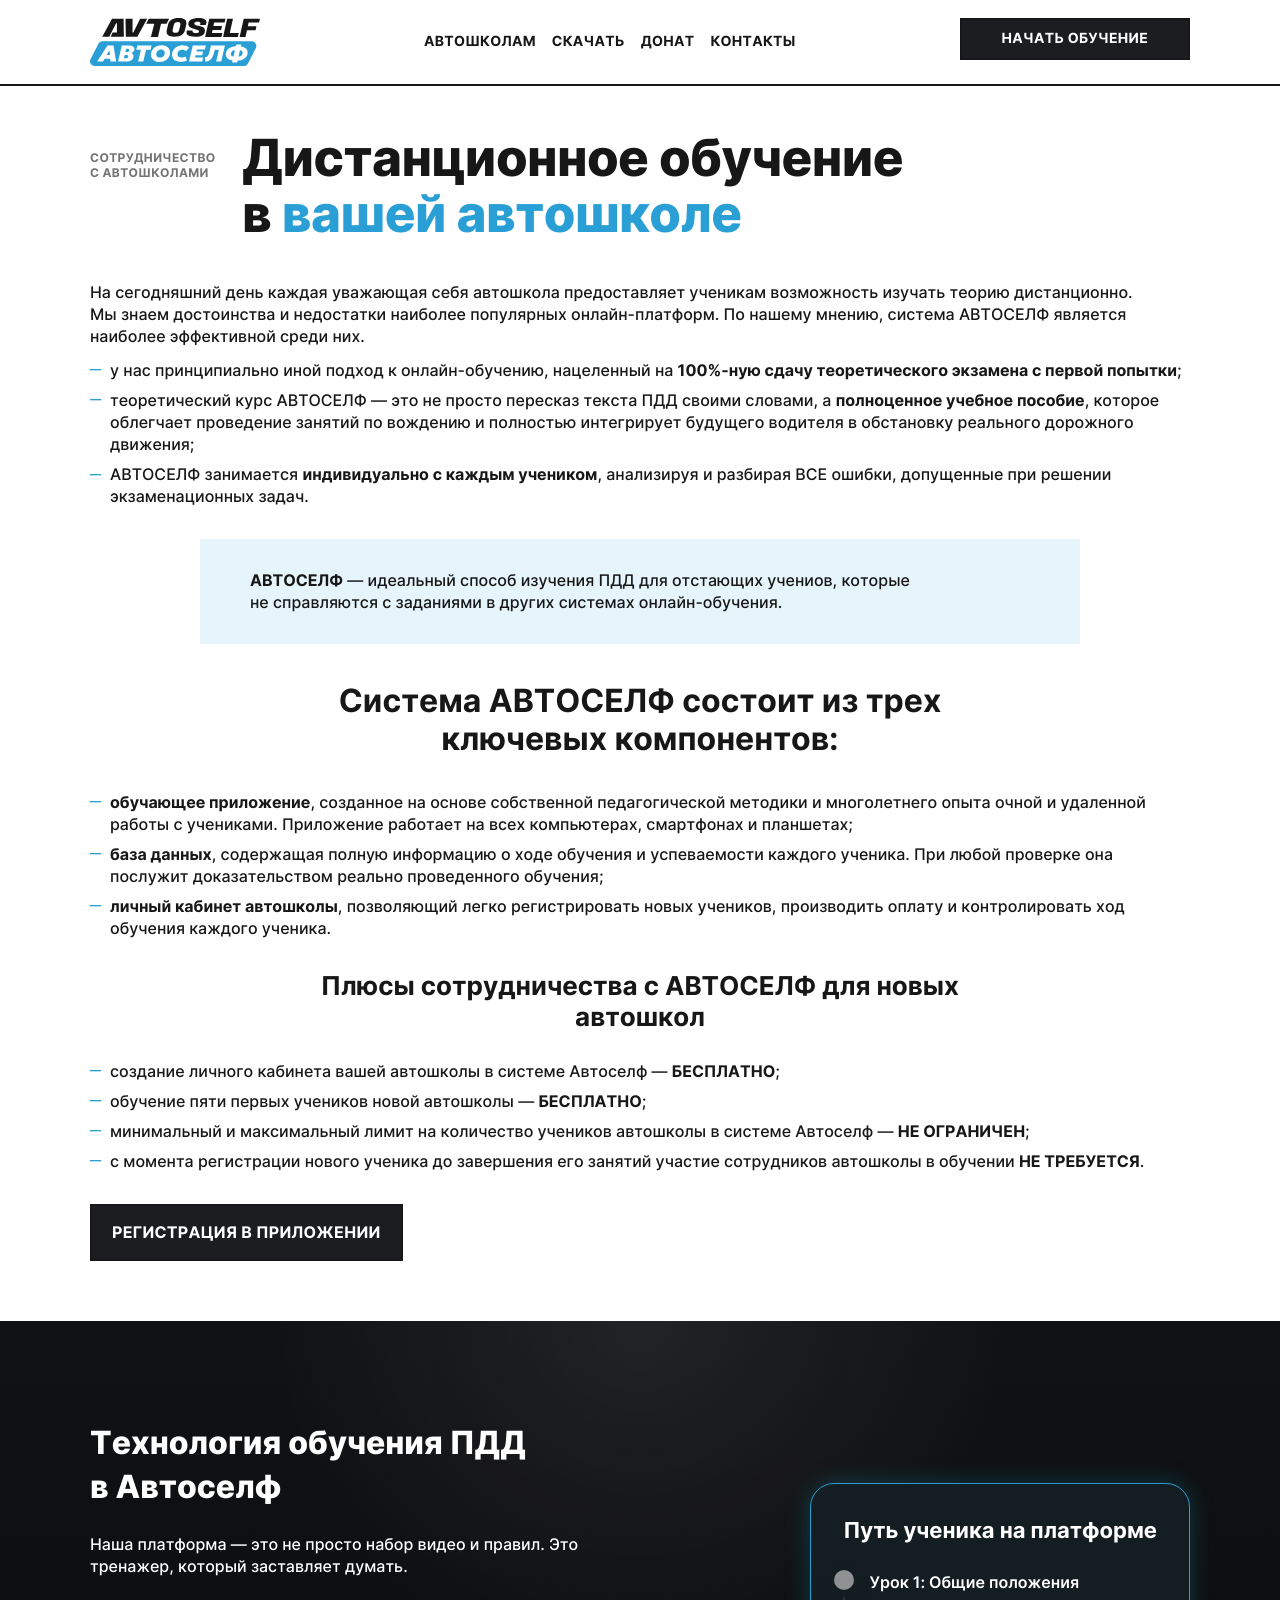
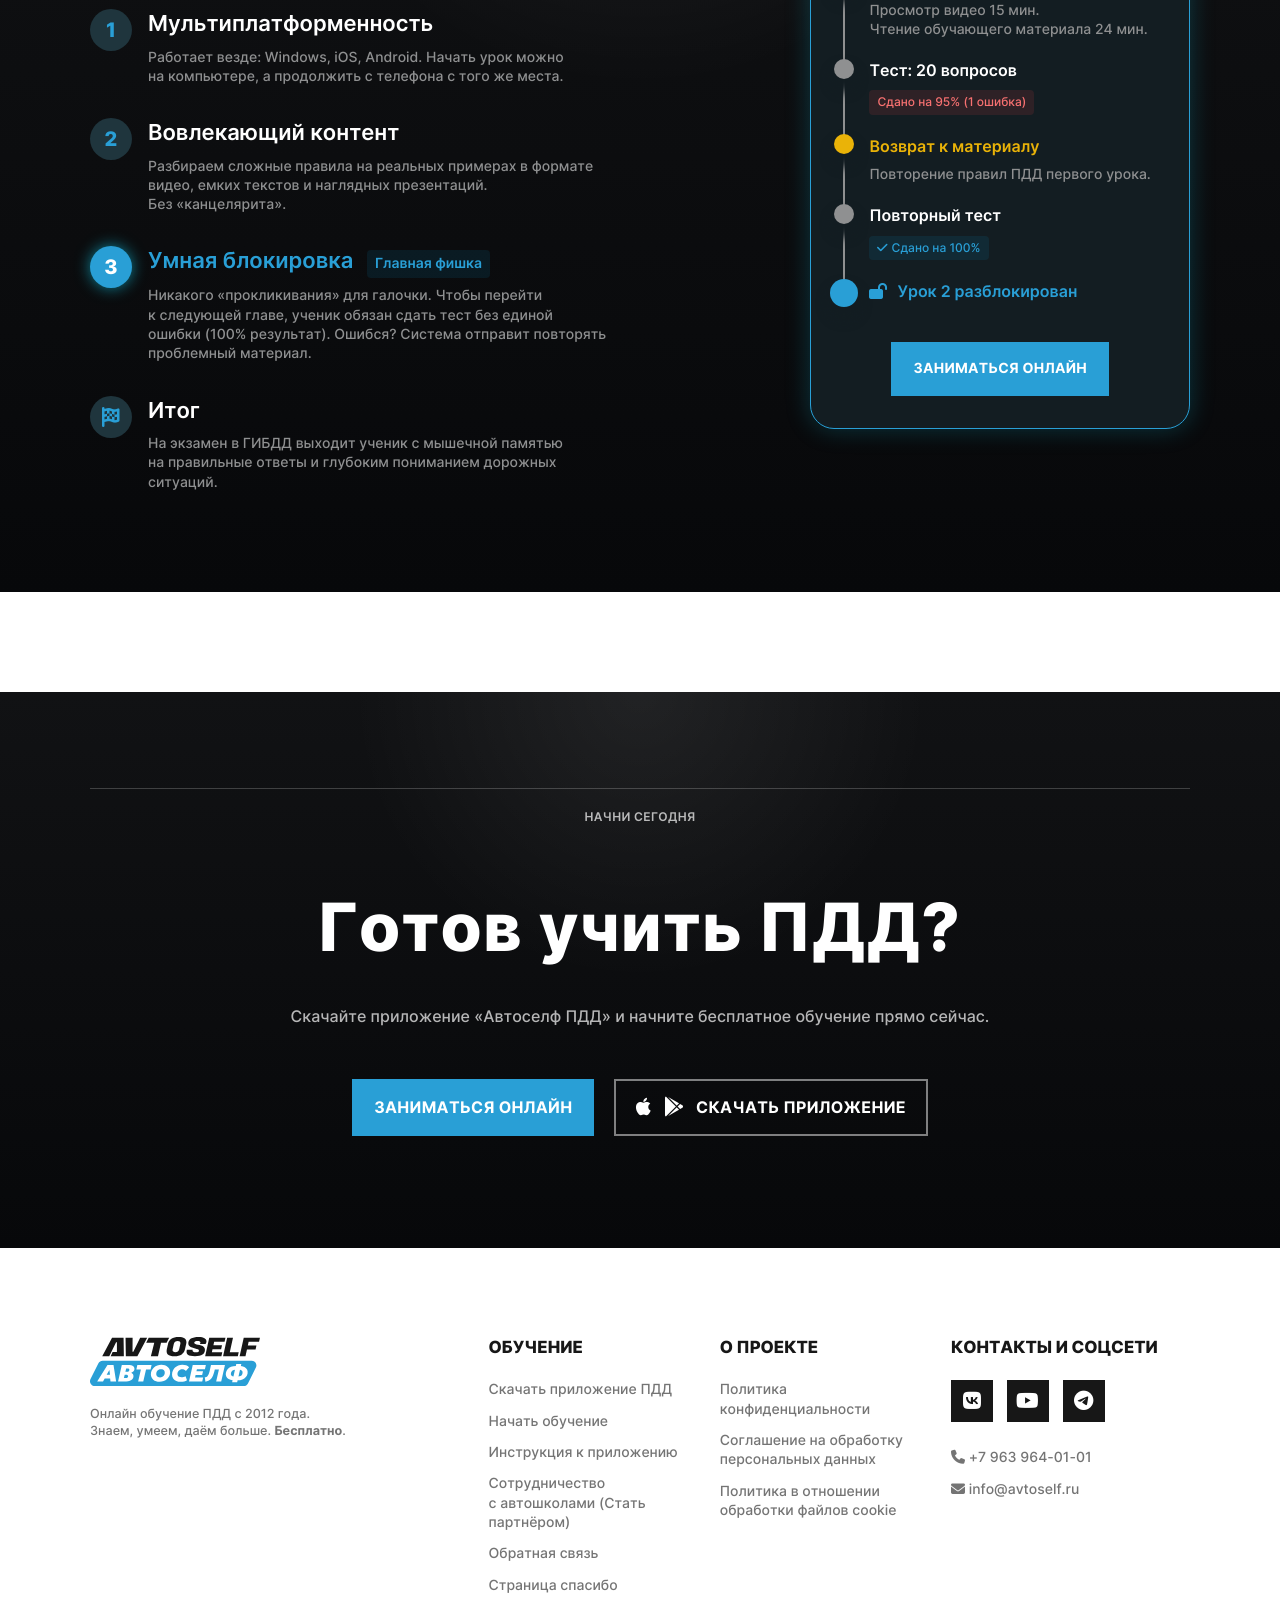
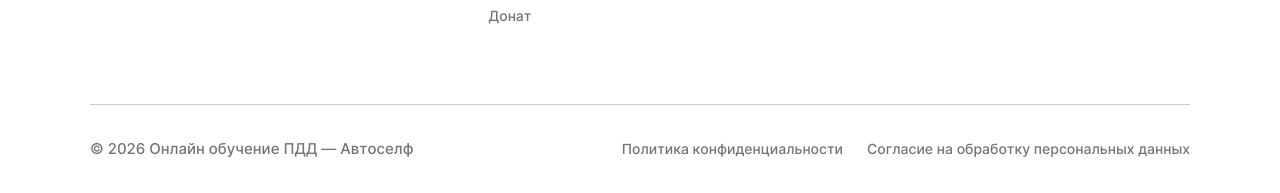
<file: cooperation.html>
<!DOCTYPE html>
<html lang="en">

<head>
	<meta charset="UTF-8" />
	<meta http-equiv="X-UA-Compatible" content="IE=edge" />
	<meta name="viewport" content="width=device-width, initial-scale=1.0" />
	<title>Проект Avtoself</title>

	<!-- <link rel="preconnect" href="https://fonts.googleapis.com" />
    <link rel="preconnect" href="https://fonts.gstatic.com" crossorigin />
    <link href="https://fonts.googleapis.com/css2?family=Manrope:wght@400;500;600;700;800&display=swap" rel="stylesheet" /> -->

	<!-- <link rel="icon" type="image/x-icon" href="./img/favicons/favicon.svg" />
    <link rel="apple-touch-icon" sizes="180x180" href="./img/favicons/apple-touch-icon.png" /> -->

	<!-- <link rel="stylesheet" href="https://cdnjs.cloudflare.com/ajax/libs/font-awesome/6.4.0/css/all.min.css"> -->
	<link rel="stylesheet" href="./files/css/font-awesome.min.css" />

	<link rel="stylesheet" href="./css/main.css" />
</head>

<body class="body" data-js-body-lock="false">
	<div class="wrapper">
		<section class="seo" data-seo-container data-role="seo-container">
			<div class="container seo__container">
				<div class="seo-item" data-js-seo-item>
					<h1 class="seo-item__trigger" data-js-seo-trigger aria-expanded="false">Заголовок SEO</h1>
					<div class="seo-item__content">
						<div class="seo-item__inner">
							<p>
								SEO ТЕКСТ
							</p>
						</div>
					</div>
				</div>
			</div>
		</section>
		<!-- HEADER -->
		<section class="header-section" data-header-menu>
			<div class="header-section__container container">
				<header class="header-section__menu header-section__menu--fixed" data-sticky-header>
					<div class="header-section__menu-inner container">
						<a href="./" class="header-section__logo" aria-label="Автоселф">
							<img src="./img/icons/logo-avtoself.svg" alt="" />
							<!-- АВТО<span>СЕЛФ</span> -->
						</a>

						<nav class="header-section__nav" data-menu>
							<a href="cooperation.html" class="header-section__nav-link">Автошколам</a>
							<a href="download.html" class="header-section__nav-link">Скачать</a>
							<a href="https://donatty.com/avtoself" target="_blank"
								class="header-section__nav-link">Донат</a>
							<a href="contacts.html" class="header-section__nav-link">Контакты</a>
						</nav>

						<a href="start.html" class="header-section__start-btn ui-btn ui-btn--dark">
							<span class="full">Начать обучение</span>
							<span class="short">Начать</span>
						</a>

						<button class="header-section__burger" type="button" data-menu-toggle aria-label="Открыть меню"
							aria-expanded="false">
							<span></span>
							<span></span>
							<span></span>
						</button>
					</div>
				</header>
			</div>
		</section>

		<main class="main">
			<!-- ДИСТАНЦИОННОЕ ОБУЧЕНИЕ В ВАШЕЙ АВТОШКОЛЕ -->
			<section class="content-section mt-100" id="avtoshkolam">
				<div class="content-section__container container">
					<div class="content pb-60">
						<div class="ui-head">
							<div class="ui-label">Сотрудничество с&#160;автошколами</div>

							<h1 class="ui-title">Дистанционное обучение <br />в&#160;<span>вашей автошколе</span></h1>
						</div>
						<p>
							На&#160;сегодняшний день каждая уважающая себя автошкола предоставляет ученикам возможность
							изучать теорию дистанционно. Мы&#160;знаем достоинства
							и&#160;недостатки наиболее популярных онлайн-платформ. По нашему мнению, система АВТОСЕЛФ
							является наиболее эффективной среди них.
						</p>
						<ul>
							<li>
								у&#160;нас принципиально иной подход к&#160;онлайн-обучению, нацеленный
								на&#160;<b>100%-ную сдачу теоретического экзамена с&#160;первой попытки</b>;
							</li>
							<li>
								теоретический курс АВТОСЕЛФ&#160;&#8212; это не&#160;просто пересказ текста ПДД своими
								словами, а&#160;<b>полноценное учебное пособие</b>, которое
								облегчает проведение занятий по&#160;вождению и&#160;полностью интегрирует будущего
								водителя в&#160;обстановку реального дорожного движения;
							</li>
							<li>
								АВТОСЕЛФ занимается <b>индивидуально с&#160;каждым учеником</b>, анализируя
								и&#160;разбирая ВСЕ ошибки, допущенные при&#160;решении
								экзаменационных задач.
							</li>
						</ul>
						<blockquote>
							<p>
								<b>АВТОСЕЛФ</b>&#160;&#8212; идеальный способ изучения ПДД для&#160;отстающих учениов,
								которые не&#160;справляются с&#160;заданиями в&#160;других
								системах онлайн-обучения.
							</p>
						</blockquote>

						<h2>Система АВТОСЕЛФ состоит из&#160;трех ключевых компонентов:</h2>

						<ul>
							<li>
								<b>обучающее приложение</b>, созданное на&#160;основе собственной педагогической
								методики и&#160;многолетнего опыта очной и&#160;удаленной работы
								с&#160;учениками. Приложение работает на&#160;всех компьютерах, смартфонах
								и&#160;планшетах;
							</li>
							<li>
								<b>база данных</b>, содержащая полную информацию о&#160;ходе обучения
								и&#160;успеваемости каждого ученика. При&#160;любой проверке она послужит
								доказательством реально проведенного обучения;
							</li>
							<li>
								<b>личный кабинет автошколы</b>, позволяющий легко регистрировать новых учеников,
								производить оплату и&#160;контролировать ход обучения каждого
								ученика.
							</li>
						</ul>
						<h3>Плюсы сотрудничества с&#160;АВТОСЕЛФ для&#160;новых автошкол</h3>
						<ul>
							<li>создание личного кабинета вашей автошколы в&#160;системе Автоселф&#160;&#8212;
								<b>БЕСПЛАТНО</b>;</li>
							<li>обучение пяти первых учеников новой автошколы&#160;&#8212; <b>БЕСПЛАТНО</b>;</li>
							<li>минимальный и&#160;максимальный лимит на&#160;количество учеников автошколы
								в&#160;системе Автоселф&#160;&#8212; <b>НЕ&#160;ОГРАНИЧЕН</b>;</li>
							<li>
								с&#160;момента регистрации нового ученика до&#160;завершения его занятий участие
								сотрудников автошколы в&#160;обучении <b>НЕ&#160;ТРЕБУЕТСЯ</b>.
							</li>
						</ul>

						<div class="content__btns">
							<a href="start.html" class="ui-btn ui-btn--dark ui-btn--lg">Регистрация
								в&#160;приложении</a>
						</div>
					</div>
				</div>

				<div class="content-section__cta content-cta pt-100 pb-100">
					<div class="content-cta__container container">
						<div class="content-cta__left">
							<h2>Технология обучения ПДД в&#160;Автоселф</h2>
							<p>Наша платформа&#160;&#8212; это не&#160;просто набор видео и&#160;правил. Это тренажер,
								который заставляет думать.</p>
							<div class="content-cta__flex">
								<div class="content-cta__num">1</div>
								<div class="content-cta__text">
									<h3>Мультиплатформенность</h3>
									<p>
										Работает везде: Windows, iOS, Android. Начать урок можно на&#160;компьютере,
										а&#160;продолжить с&#160;телефона с&#160;того&#160;же места.
									</p>
								</div>
							</div>
							<div class="content-cta__flex">
								<div class="content-cta__num">2</div>
								<div class="content-cta__text">
									<h3>Вовлекающий контент</h3>
									<p>
										Разбираем сложные правила на&#160;реальных примерах в&#160;формате видео, емких
										текстов и&#160;наглядных презентаций.
										Без&#160;&#171;канцелярита&#187;.
									</p>
								</div>
							</div>
							<div class="content-cta__flex">
								<div class="content-cta__num content-cta__num--accent">3</div>
								<div class="content-cta__text content-cta__text--accent">
									<h3>Умная блокировка <span>Главная фишка</span></h3>
									<p>
										Никакого &#171;прокликивания&#187; для&#160;галочки. Чтобы перейти
										к&#160;следующей главе, ученик обязан сдать тест без&#160;единой ошибки
										(100% результат). Ошибся? Система отправит повторять проблемный материал.
									</p>
								</div>
							</div>
							<div class="content-cta__flex">
								<div class="content-cta__num"><i class="fa-solid fa-flag-checkered"></i></div>
								<div class="content-cta__text">
									<h3>Итог</h3>
									<p>
										На&#160;экзамен в&#160;ГИБДД выходит ученик с&#160;мышечной памятью
										на&#160;правильные ответы и&#160;глубоким пониманием дорожных
										ситуаций.
									</p>
								</div>
							</div>
						</div>
						<div class="content-cta__right">
							<div class="content-cta__rounded">
								<h3>Путь ученика на&#160;платформе</h3>
								<ul class="content-cta__list">
									<li class="content-cta__label">
										<h4>Урок 1: Общие положения</h4>
										<p>Просмотр видео 15 мин.</p>
										<p>Чтение обучающего материала 24 мин.</p>
									</li>
									<li class="content-cta__label content-cta__label--err">
										<h4>Тест: 20 вопросов</h4>
										<p>Сдано на&#160;95% (1 ошибка)</p>
									</li>
									<li class="content-cta__label content-cta__label--varning">
										<h4>Возврат к&#160;материалу</h4>
										<p>Повторение правил ПДД первого урока.</p>
									</li>
									<li class="content-cta__label content-cta__label--ok">
										<h4>Повторный тест</h4>
										<p><i class="fa-solid fa-check"></i> Сдано на&#160;100%</p>
									</li>
									<li class="content-cta__label content-cta__label--end">
										<h4><i class="fa-solid fa-lock-open"></i> Урок 2 разблокирован</h4>
									</li>
								</ul>

								<div class="btn-actions btn-actions--center btn-actions--460 mt-40">
									<a href="start.html" class="ui-btn ui-btn--blue">Заниматься онлайн </a>
								</div>
							</div>
						</div>
					</div>
				</div>
			</section>
			<section class="final-cta" id="start">
				<div class="final-cta__container container">
					<div class="final-cta__inner">
						<div class="final-cta__eyebrow">Начни сегодня</div>

						<h2 class="final-cta__title">Готов учить ПДД?</h2>
						<div class="final-cta__text content">
							<p>Скачайте приложение &#171;Автоселф ПДД&#187; и&#160;начните бесплатное обучение прямо
								сейчас.</p>
						</div>
						<div class="btn-actions btn-actions--center btn-actions--460">
							<a href="#training" class="ui-btn ui-btn--blue ui-btn--lg">Заниматься онлайн</a>

							<a href="download.html" class="ui-btn ui-btn--outline-light ui-btn--lg">
								<i class="fa-brands fa-apple text-2xl"></i>
								<i class="fa-brands fa-google-play text-2xl"></i>
								<span>Скачать приложение</span>
							</a>
						</div>
					</div>
				</div>
			</section>

			<!-- ================= МОДАЛКА 1: общая заявка ================= -->
			<div class="modal-overlay" id="lead-modal">
				<div class="modal-box">
					<button type="button" class="modal-close" data-modal-close aria-label="Закрыть">&#215;</button>
					<h2 class="modal-title" data-modal_name_form></h2>
					<div class="modal-subtitle" data-modal_name_subtitle>Оставьте телефон&#160;&#8212; перезвоним
						и&#160;ответим на&#160;все вопросы.</div>

					<!-- data-js-form-redirect="/spasibo" -->
					<form class="js-form mt-20" data-js-form novalidate>
						<!-- Технические поля -->
						<input type="hidden" name="name_form" value="" data-js-label="Тип заявки" data-js-required />
						<input type="text" name="extra_contact" class="hp-field" data-js-validate="honeypot"
							tabindex="-1" autocomplete="off" />
						<!-- UTM-метки -->
						<input type="hidden" name="utm_source" data-js-label="UTM-источник" />
						<input type="hidden" name="utm_medium" data-js-label="UTM-канал" />
						<input type="hidden" name="utm_campaign" data-js-label="UTM-кампания" />
						<input type="hidden" name="utm_content" data-js-label="UTM-содержание" />
						<input type="hidden" name="utm_term" data-js-label="UTM-ключевое слово" />

						<div class="field">
							<label>Имя</label>
							<input type="text" name="client_name" placeholder="Как к вам обращаться" data-js-label="Имя"
								data-js-required data-js-validate="text" data-js-minlength="2" data-js-maxlength="20" />
							<div class="field-error"></div>
						</div>
						<div class="field">
							<label>Телефон</label>
							<input type="tel" name="client_phone" placeholder="+7 (___) ___-__-__" class="js-phone-mask"
								data-js-label="Телефон" data-js-required data-js-validate="phone" />
							<div class="field-error"></div>
						</div>

						<div class="field">
							<label>Как&#160;удобнее ответить</label>
							<div class="js-select">
								<button type="button" class="js-select-trigger">
									<span class="js-select-value">Telegram</span>
									<svg class="chev" viewBox="0 0 12 8" fill="none" stroke="currentColor"
										stroke-width="1.8" stroke-linecap="round" stroke-linejoin="round">
										<path d="M1 1L6 6L11 1" />
									</svg>
								</button>
								<ul class="js-select-options">
									<li data-value="Email" class="active">Email</li>
									<li data-value="Telegram">Telegram</li>
									<li data-value="WhatsApp">WhatsApp</li>
									<li data-value="MAX">мессенджер Max</li>
									<li data-value="Телефон" data-disabled="true">Телефон (временно не&#160;доступно)
									</li>
								</ul>
							</div>
							<input type="text" hidden data-js-label="Как удобнее ответить" name="contact_way"
								data-js-required value="Email" />
						</div>

						<!-- Согласие -->
						<div class="field field--checkbox">
							<label class="checkbox-row">
								<input type="checkbox" name="privacy_agree" value="Согласие получено"
									data-js-required />
								<p>
									Оставляя свои контактные данные, я&#160;принимаю условия
									<a href="policy.html" target="_blank" rel="noopener">Политики конфиденциальности</a>
									и&#160;даю <a href="person.html" target="_blank" rel="noopener">Согласие
										на&#160;обработку персональных данных</a>.
								</p>
							</label>
							<div class="field-error"></div>
						</div>

						<button type="submit" class="btn ui-btn ui-btn--dark" data-modal_submit_label>Отправить
							заявку</button>
					</form>
					<div class="modal-success">
						<div>Спасибо! Мы&#160;свяжемся с&#160;вами в&#160;ближайшее время.</div>
					</div>
				</div>
			</div>
		</main>
		<footer class="footer" id="contacts">
			<div class="footer__container container">
				<div class="footer__top">
					<div class="footer__brand">
						<a href="#" class="footer__logo" aria-label="Автоселф">
							<!-- АВТО<span>СЕЛФ</span>  -->
							<img src="./img/icons/logo-avtoself.svg" alt="" />
						</a>

						<p class="footer__description">Онлайн обучение ПДД с&#160;2012 года. <br />Знаем, умеем, даём
							больше. <strong>Бесплатно</strong>.</p>
					</div>

					<nav class="footer__column" aria-label="Обучение">
						<h2 class="footer__title">Обучение</h2>

						<ul class="footer__list">
							<!-- <li><a href="#training">Курс лекций ПДД</a></li> -->
							<li><a href="download.html">Скачать приложение ПДД</a></li>
							<li><a href="start.html">Начать обучение</a></li>
							<li><a href="instruction.html">Инструкция к&#160;приложению</a></li>

							<li><a href="cooperation.html">Сотрудничество с&#160;автошколами (Стать партнёром)</a></li>

							<li><a href="contacts.html">Обратная связь</a></li>
							<li><a href="spasibo.html">Страница спасибо</a></li>
							<!-- <li><a href="#process">Как это работает</a></li> -->
							<!-- <li><a href="#process">Как это работает</a></li> -->
							<li><a href="https://donatty.com/avtoself" target="_blank">Донат</a></li>
						</ul>
					</nav>

					<nav class="footer__column" aria-label="О проекте">
						<h2 class="footer__title">О&#160;проекте</h2>

						<ul class="footer__list">
							<li><a href="policy.html">Политика конфиденциальности</a></li>
							<li><a href="person.html">Соглашение на&#160;обработку персональных данных</a></li>
							<li><a href="cookie.html">Политика в&#160;отношении обработки файлов cookie</a></li>
						</ul>
					</nav>

					<div class="footer__contacts">
						<h2 class="footer__title">Контакты и&#160;соцсети</h2>

						<div class="footer__socials">
							<a href="https://vk.com/avtoself" class="footer__social" target="_blank"
								aria-label="ВКонтакте">
								<i class="fa-brands fa-vk"></i>
								<!-- VK -->
							</a>
							<a href="https://www.youtube.com/channel/UCDaU1h_xuPED1HZTBox4rQw" target="_blank"
								class="footer__social" aria-label="YouTube">
								<i class="fa-brands fa-youtube"></i>
								<!-- YT -->
							</a>
							<a href="#" class="footer__social" target="_blank" aria-label="Telegram">
								<i class="fa-brands fa-telegram"></i>
								<!-- TG -->
							</a>
							<!-- https://www.facebook.com/Avtoself -->
						</div>

						<div class="footer__contact-list">
							<a href="tel:+79639640101"><i class="fa-solid fa-phone"></i> +7&#160;963&#160;964-01-01</a>
							<a href="mailto:info@avtoself.ru"><i class="fa-solid fa-envelope"></i> info@avtoself.ru</a>
						</div>
					</div>
				</div>

				<div class="footer__bottom">
					<p class="footer__copyright">&#169; 2026 Онлайн обучение ПДД&#160;&#8212; Автоселф</p>

					<div class="footer__bottom-links">
						<a href="policy.html">Политика конфиденциальности</a>
						<a href="#!">Согласие на&#160;обработку персональных данных</a>
					</div>
				</div>
			</div>
		</footer>
	</div>

	<!-- Сторонние библиотеки (если используете маски, слайдеры и т.д.) -->
	<script src="./js/imask.js" defer></script>

	<!-- Изолированные модули интерфейса (только объявляют функции/классы) -->
	<script src="./js/modules/header-menu.js" defer></script>
	<script src="./js/modules/faq-module.js" defer></script>
	<script src="./js/modules/seo-module.js" defer></script>
	<script src="./js/modules/graduates-reviews.js" defer></script>

	<!-- Модальные окна и валидация форм -->
	<!-- Просто файл -->
	<!-- <script src="./js/modals.js" defer></script> -->
	<!-- Модуль файл -->
	<script src="./js/modules/avtoself-modal-forms.js" defer></script>

	<!-- Главный диспетчер запуска (стартует всё после готовности модулей) -->
	<script src="./js/init-all.js" defer></script>
</body>

</html>
</file>
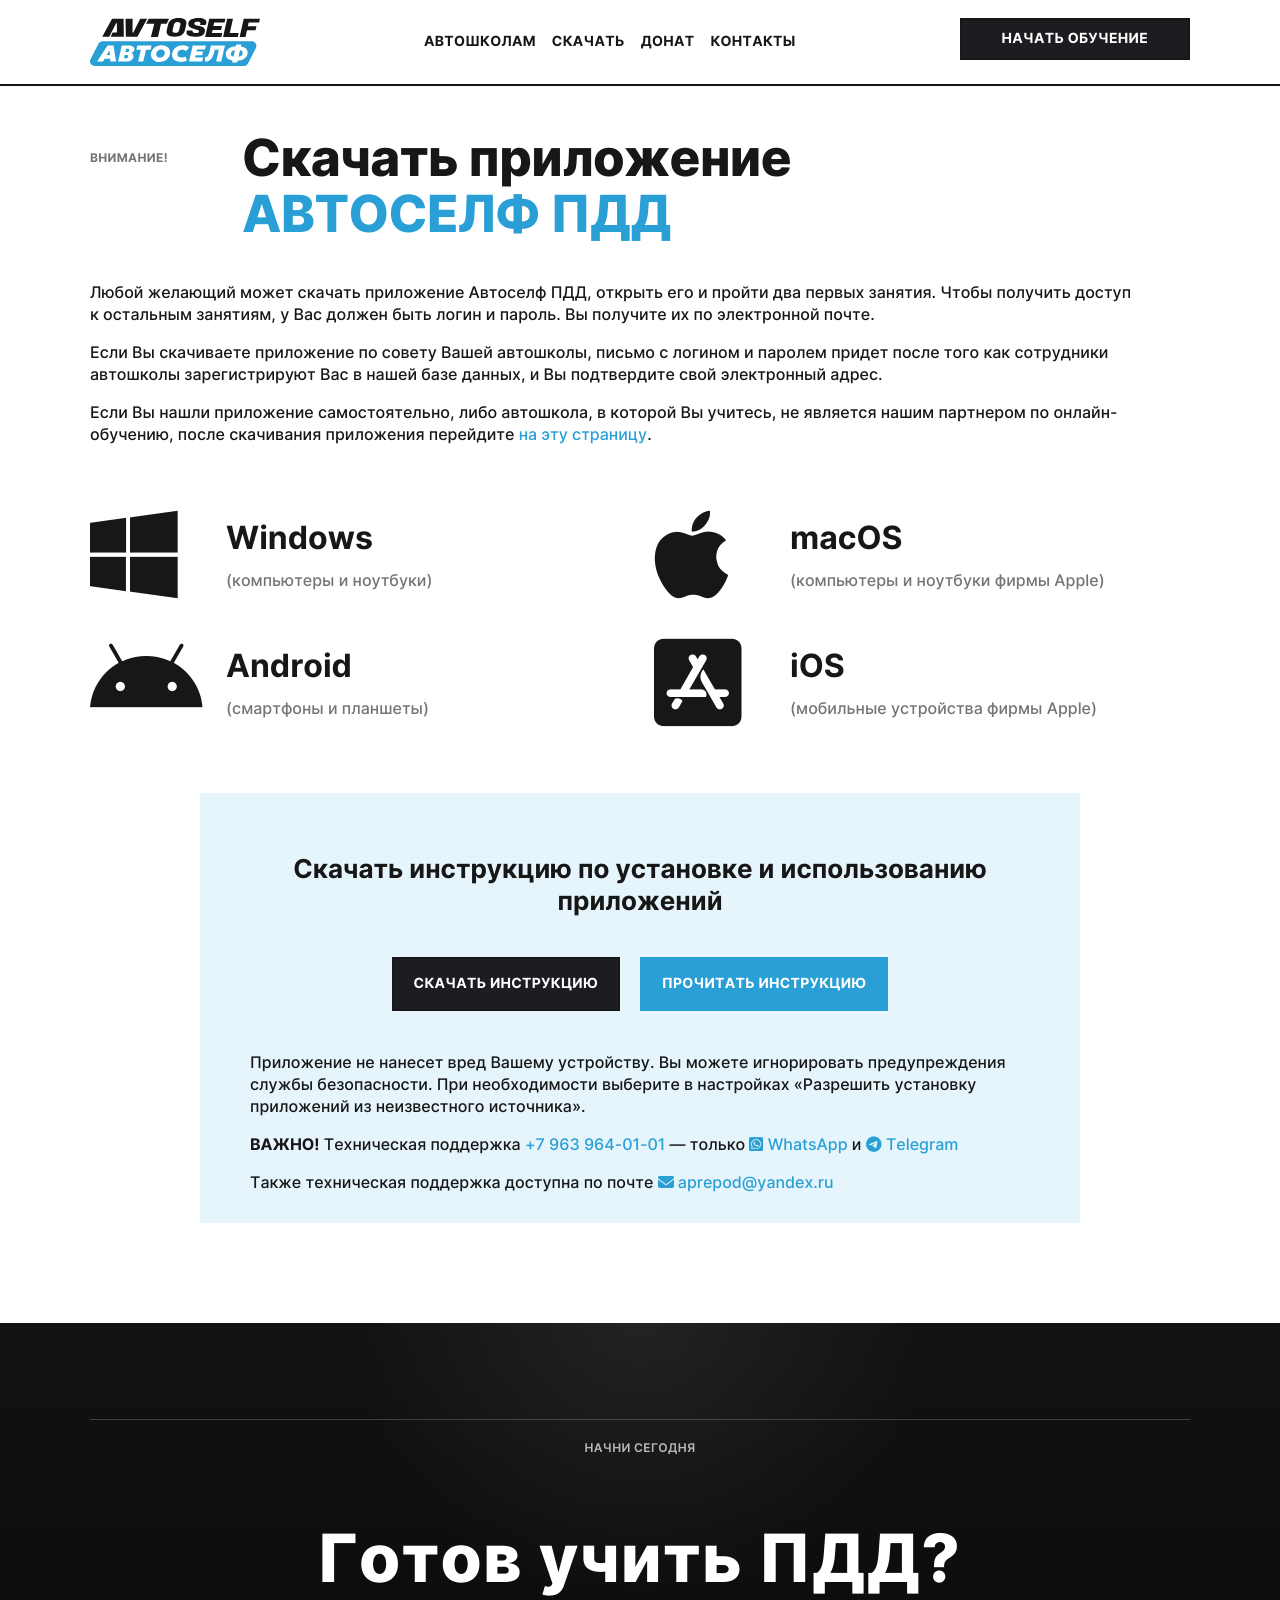
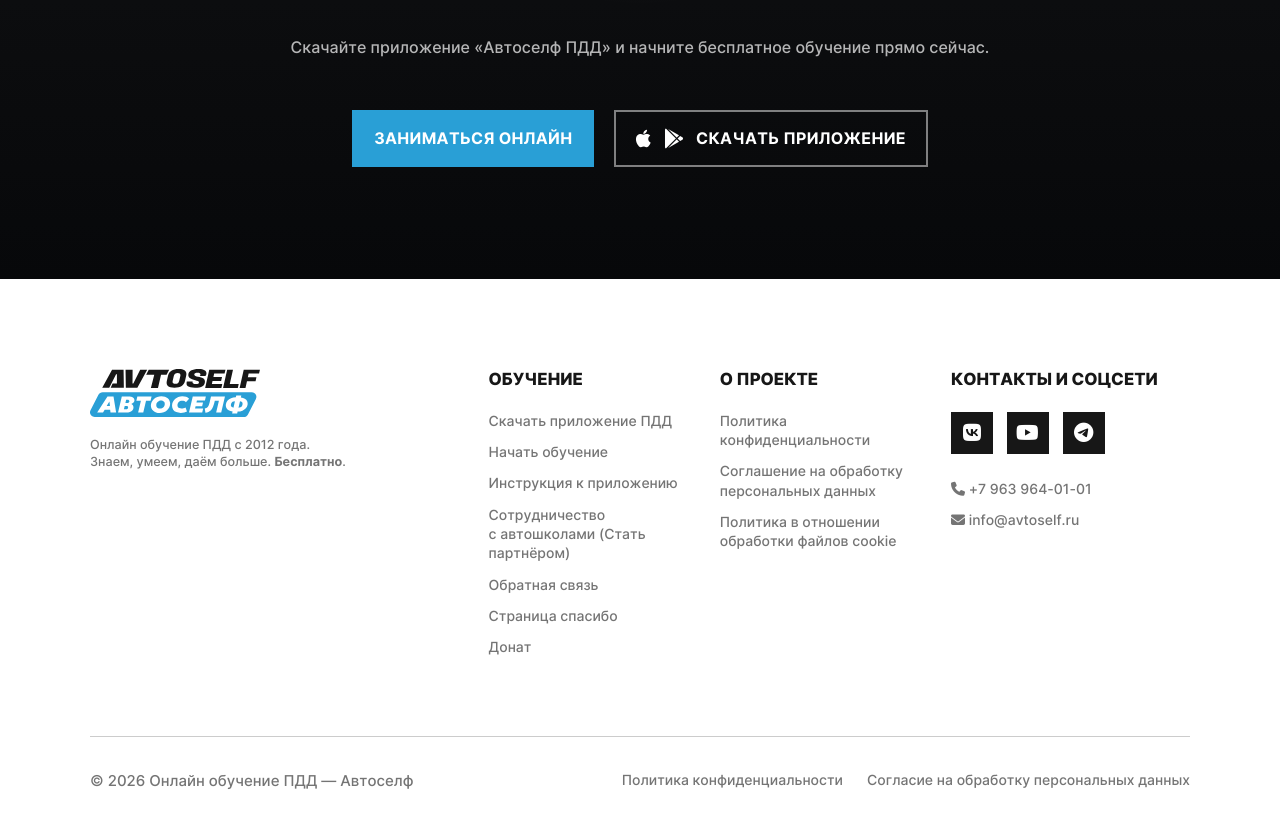
<file: download.html>
<!DOCTYPE html>
<html lang="en">

<head>
	<meta charset="UTF-8" />
	<meta http-equiv="X-UA-Compatible" content="IE=edge" />
	<meta name="viewport" content="width=device-width, initial-scale=1.0" />
	<title>Проект Avtoself</title>

	<!-- <link rel="preconnect" href="https://fonts.googleapis.com" />
    <link rel="preconnect" href="https://fonts.gstatic.com" crossorigin />
    <link href="https://fonts.googleapis.com/css2?family=Manrope:wght@400;500;600;700;800&display=swap" rel="stylesheet" /> -->

	<!-- <link rel="icon" type="image/x-icon" href="./img/favicons/favicon.svg" />
    <link rel="apple-touch-icon" sizes="180x180" href="./img/favicons/apple-touch-icon.png" /> -->

	<!-- <link rel="stylesheet" href="https://cdnjs.cloudflare.com/ajax/libs/font-awesome/6.4.0/css/all.min.css"> -->
	<link rel="stylesheet" href="./files/css/font-awesome.min.css" />

	<link rel="stylesheet" href="./css/main.css" />
</head>

<body class="body" data-js-body-lock="false">
	<div class="wrapper">
		<section class="seo" data-seo-container data-role="seo-container">
			<div class="container seo__container">
				<div class="seo-item" data-js-seo-item>
					<h1 class="seo-item__trigger" data-js-seo-trigger aria-expanded="false">Заголовок SEO</h1>
					<div class="seo-item__content">
						<div class="seo-item__inner">
							<p>
								SEO ТЕКСТ
							</p>
						</div>
					</div>
				</div>
			</div>
		</section>
		<!-- HEADER -->
		<section class="header-section" data-header-menu>
			<div class="header-section__container container">
				<header class="header-section__menu header-section__menu--fixed" data-sticky-header>
					<div class="header-section__menu-inner container">
						<a href="./" class="header-section__logo" aria-label="Автоселф">
							<img src="./img/icons/logo-avtoself.svg" alt="" />
							<!-- АВТО<span>СЕЛФ</span> -->
						</a>

						<nav class="header-section__nav" data-menu>
							<a href="cooperation.html" class="header-section__nav-link">Автошколам</a>
							<a href="download.html" class="header-section__nav-link">Скачать</a>
							<a href="https://donatty.com/avtoself" target="_blank"
								class="header-section__nav-link">Донат</a>
							<a href="contacts.html" class="header-section__nav-link">Контакты</a>
						</nav>

						<a href="start.html" class="header-section__start-btn ui-btn ui-btn--dark">
							<span class="full">Начать обучение</span>
							<span class="short">Начать</span>
						</a>

						<button class="header-section__burger" type="button" data-menu-toggle aria-label="Открыть меню"
							aria-expanded="false">
							<span></span>
							<span></span>
							<span></span>
						</button>
					</div>
				</header>
			</div>
		</section>

		<main class="main">
			<section class="content-section mt-100 mb-100" id="app">
				<div class="content-section__container container">
					<div class="content">
						<div class="ui-head">
							<div class="ui-label">ВНИМАНИЕ!</div>

							<h1 class="ui-title">Скачать приложение <br /><span>АВТОСЕЛФ ПДД</span></h1>
						</div>

						<p>
							Любой желающий может скачать приложение Автоселф ПДД, открыть его и&#160;пройти два первых
							занятия. Чтобы получить доступ к&#160;остальным занятиям,
							у&#160;Вас должен быть логин и&#160;пароль. Вы&#160;получите их&#160;по электронной почте.
						</p>
						<p>
							Если&#160;Вы&#160;скачиваете приложение по&#160;совету Вашей автошколы, письмо
							с&#160;логином и&#160;паролем придет после того как&#160;сотрудники
							автошколы зарегистрируют Вас в&#160;нашей базе данных, и&#160;Вы&#160;подтвердите свой
							электронный адрес.
						</p>
						<p>
							Если&#160;Вы&#160;нашли приложение самостоятельно, либо автошкола, в&#160;которой
							Вы&#160;учитесь, не&#160;является нашим партнером
							по&#160;онлайн-обучению, после скачивания приложения перейдите
							<!-- https://avtoself.ru/d/ -->
							<a href="start.html">на&#160;эту страницу</a>.
						</p>

						<div class="content-download mt-60 mb-60 grid grid--2">
							<a href="./files/programs/Avtoself.win_6.1.1.exe" class="content-download__app">
								<div class="content-download__app-icon"><i class="fa-brands fa-windows"></i></div>
								<div class="content-download__app-text">
									<h2>Windows</h2>
									<p>(компьютеры и&#160;ноутбуки)</p>
								</div>
							</a>
							<a href="https://apps.apple.com/us/app/%D0%B0%D0%B2%D1%82%D0%BE%D1%81%D0%B5%D0%BB%D1%84-%D0%BF%D0%B4%D0%B4/id6753741606"
								class="content-download__app">
								<div class="content-download__app-icon"><i class="fa-brands fa-apple"></i></div>
								<div class="content-download__app-text">
									<h2>macOS</h2>
									<p>(компьютеры и&#160;ноутбуки фирмы Apple)</p>
								</div>
							</a>
							<a href="./files/programs/Avtoself.android_6.0.1.apk" target="_blank"
								class="content-download__app">
								<div class="content-download__app-icon"><i class="fa-brands fa-android"></i></div>
								<div class="content-download__app-text">
									<h2>Android</h2>
									<p>(смартфоны и&#160;планшеты)</p>
								</div>
							</a>
							<a href="https://apps.apple.com/us/app/%D0%B0%D0%B2%D1%82%D0%BE%D1%81%D0%B5%D0%BB%D1%84-%D0%BF%D0%B4%D0%B4/id6753741606"
								target="_blank" class="content-download__app">
								<div class="content-download__app-icon"><i class="fa-brands fa-app-store-ios"></i></div>
								<div class="content-download__app-text">
									<h2>iOS</h2>
									<p>(мобильные устройства фирмы Apple)</p>
								</div>
							</a>
						</div>
						<blockquote>
							<h3>Скачать инструкцию по&#160;установке и&#160;использованию приложений</h3>
							<div class="btn-actions btn-actions--center btn-actions--460 mt-40 mb-40">
								<a href="./files/programs/Instrukciya-uchenikam-Avtoself-PDD.pdf"
									class="ui-btn ui-btn--dark">Скачать инструкцию</a>
								<!--  -->
								<a href="instruction.html" class="ui-btn ui-btn--blue">Прочитать инструкцию</a>
							</div>
							<p>
								Приложение не&#160;нанесет вред Вашему устройству. Вы&#160;можете игнорировать
								предупреждения службы безопасности. При&#160;необходимости выберите
								в&#160;настройках &#171;Разрешить установку приложений из неизвестного источника&#187;.
							</p>
							<p>
								<b>ВАЖНО!</b> Техническая поддержка <a
									href="tel:+79639640101">+7&#160;963&#160;964-01-01</a>&#160;&#8212; только
								<a href="" target="_blank"><i class="fa-brands fa-square-whatsapp"></i> WhatsApp</a>
								и&#160;<a href="" target="_blank"><i class="fa-brands fa-telegram"></i> Telegram</a>
							</p>
							<p>
								Также техническая поддержка доступна по&#160;почте
								<a href="mailto:aprepod@yandex.ru" target="_blank"><i class="fa-solid fa-envelope"></i>
									aprepod@yandex.ru</a>
							</p>
						</blockquote>
					</div>
				</div>
			</section>
			<section class="final-cta" id="start">
				<div class="final-cta__container container">
					<div class="final-cta__inner">
						<div class="final-cta__eyebrow">Начни сегодня</div>

						<h2 class="final-cta__title">Готов учить ПДД?</h2>
						<div class="final-cta__text content">
							<p>Скачайте приложение &#171;Автоселф ПДД&#187; и&#160;начните бесплатное обучение прямо
								сейчас.</p>
						</div>
						<div class="btn-actions btn-actions--center btn-actions--460">
							<a href="#training" class="ui-btn ui-btn--blue ui-btn--lg">Заниматься онлайн</a>

							<a href="download.html" class="ui-btn ui-btn--outline-light ui-btn--lg">
								<i class="fa-brands fa-apple text-2xl"></i>
								<i class="fa-brands fa-google-play text-2xl"></i>
								<span>Скачать приложение</span>
							</a>
						</div>
					</div>
				</div>
			</section>
			<!-- ================= МОДАЛКА 1: общая заявка ================= -->
			<div class="modal-overlay" id="lead-modal">
				<div class="modal-box">
					<button type="button" class="modal-close" data-modal-close aria-label="Закрыть">&#215;</button>
					<h2 class="modal-title" data-modal_name_form></h2>
					<div class="modal-subtitle" data-modal_name_subtitle>Оставьте телефон&#160;&#8212; перезвоним
						и&#160;ответим на&#160;все вопросы.</div>

					<!-- data-js-form-redirect="/spasibo" -->
					<form class="js-form mt-20" data-js-form novalidate>
						<!-- Технические поля -->
						<input type="hidden" name="name_form" value="" data-js-label="Тип заявки" data-js-required />
						<input type="text" name="extra_contact" class="hp-field" data-js-validate="honeypot"
							tabindex="-1" autocomplete="off" />
						<!-- UTM-метки -->
						<input type="hidden" name="utm_source" data-js-label="UTM-источник" />
						<input type="hidden" name="utm_medium" data-js-label="UTM-канал" />
						<input type="hidden" name="utm_campaign" data-js-label="UTM-кампания" />
						<input type="hidden" name="utm_content" data-js-label="UTM-содержание" />
						<input type="hidden" name="utm_term" data-js-label="UTM-ключевое слово" />

						<div class="field">
							<label>Имя</label>
							<input type="text" name="client_name" placeholder="Как к вам обращаться" data-js-label="Имя"
								data-js-required data-js-validate="text" data-js-minlength="2" data-js-maxlength="20" />
							<div class="field-error"></div>
						</div>
						<div class="field">
							<label>Телефон</label>
							<input type="tel" name="client_phone" placeholder="+7 (___) ___-__-__" class="js-phone-mask"
								data-js-label="Телефон" data-js-required data-js-validate="phone" />
							<div class="field-error"></div>
						</div>

						<div class="field">
							<label>Как&#160;удобнее ответить</label>
							<div class="js-select">
								<button type="button" class="js-select-trigger">
									<span class="js-select-value">Telegram</span>
									<svg class="chev" viewBox="0 0 12 8" fill="none" stroke="currentColor"
										stroke-width="1.8" stroke-linecap="round" stroke-linejoin="round">
										<path d="M1 1L6 6L11 1" />
									</svg>
								</button>
								<ul class="js-select-options">
									<li data-value="Email" class="active">Email</li>
									<li data-value="Telegram">Telegram</li>
									<li data-value="WhatsApp">WhatsApp</li>
									<li data-value="MAX">мессенджер Max</li>
									<li data-value="Телефон" data-disabled="true">Телефон (временно не&#160;доступно)
									</li>
								</ul>
							</div>
							<input type="text" hidden data-js-label="Как удобнее ответить" name="contact_way"
								data-js-required value="Email" />
						</div>

						<!-- Согласие -->
						<div class="field field--checkbox">
							<label class="checkbox-row">
								<input type="checkbox" name="privacy_agree" value="Согласие получено"
									data-js-required />
								<p>
									Оставляя свои контактные данные, я&#160;принимаю условия
									<a href="policy.html" target="_blank" rel="noopener">Политики конфиденциальности</a>
									и&#160;даю <a href="person.html" target="_blank" rel="noopener">Согласие
										на&#160;обработку персональных данных</a>.
								</p>
							</label>
							<div class="field-error"></div>
						</div>

						<button type="submit" class="btn ui-btn ui-btn--dark" data-modal_submit_label>Отправить
							заявку</button>
					</form>
					<div class="modal-success">
						<div>Спасибо! Мы&#160;свяжемся с&#160;вами в&#160;ближайшее время.</div>
					</div>
				</div>
			</div>
		</main>
		<footer class="footer" id="contacts">
			<div class="footer__container container">
				<div class="footer__top">
					<div class="footer__brand">
						<a href="#" class="footer__logo" aria-label="Автоселф">
							<!-- АВТО<span>СЕЛФ</span>  -->
							<img src="./img/icons/logo-avtoself.svg" alt="" />
						</a>

						<p class="footer__description">Онлайн обучение ПДД с&#160;2012 года. <br />Знаем, умеем, даём
							больше. <strong>Бесплатно</strong>.</p>
					</div>

					<nav class="footer__column" aria-label="Обучение">
						<h2 class="footer__title">Обучение</h2>

						<ul class="footer__list">
							<!-- <li><a href="#training">Курс лекций ПДД</a></li> -->
							<li><a href="download.html">Скачать приложение ПДД</a></li>
							<li><a href="start.html">Начать обучение</a></li>
							<li><a href="instruction.html">Инструкция к&#160;приложению</a></li>

							<li><a href="cooperation.html">Сотрудничество с&#160;автошколами (Стать партнёром)</a></li>

							<li><a href="contacts.html">Обратная связь</a></li>
							<li><a href="spasibo.html">Страница спасибо</a></li>
							<!-- <li><a href="#process">Как это работает</a></li> -->
							<!-- <li><a href="#process">Как это работает</a></li> -->
							<li><a href="https://donatty.com/avtoself" target="_blank">Донат</a></li>
						</ul>
					</nav>

					<nav class="footer__column" aria-label="О проекте">
						<h2 class="footer__title">О&#160;проекте</h2>

						<ul class="footer__list">
							<li><a href="policy.html">Политика конфиденциальности</a></li>
							<li><a href="person.html">Соглашение на&#160;обработку персональных данных</a></li>
							<li><a href="cookie.html">Политика в&#160;отношении обработки файлов cookie</a></li>
						</ul>
					</nav>

					<div class="footer__contacts">
						<h2 class="footer__title">Контакты и&#160;соцсети</h2>

						<div class="footer__socials">
							<a href="https://vk.com/avtoself" class="footer__social" target="_blank"
								aria-label="ВКонтакте">
								<i class="fa-brands fa-vk"></i>
								<!-- VK -->
							</a>
							<a href="https://www.youtube.com/channel/UCDaU1h_xuPED1HZTBox4rQw" target="_blank"
								class="footer__social" aria-label="YouTube">
								<i class="fa-brands fa-youtube"></i>
								<!-- YT -->
							</a>
							<a href="#" class="footer__social" target="_blank" aria-label="Telegram">
								<i class="fa-brands fa-telegram"></i>
								<!-- TG -->
							</a>
							<!-- https://www.facebook.com/Avtoself -->
						</div>

						<div class="footer__contact-list">
							<a href="tel:+79639640101"><i class="fa-solid fa-phone"></i> +7&#160;963&#160;964-01-01</a>
							<a href="mailto:info@avtoself.ru"><i class="fa-solid fa-envelope"></i> info@avtoself.ru</a>
						</div>
					</div>
				</div>

				<div class="footer__bottom">
					<p class="footer__copyright">&#169; 2026 Онлайн обучение ПДД&#160;&#8212; Автоселф</p>

					<div class="footer__bottom-links">
						<a href="policy.html">Политика конфиденциальности</a>
						<a href="#!">Согласие на&#160;обработку персональных данных</a>
					</div>
				</div>
			</div>
		</footer>
	</div>

	<!-- Сторонние библиотеки (если используете маски, слайдеры и т.д.) -->
	<script src="./js/imask.js" defer></script>

	<!-- Изолированные модули интерфейса (только объявляют функции/классы) -->
	<script src="./js/modules/header-menu.js" defer></script>
	<script src="./js/modules/faq-module.js" defer></script>
	<script src="./js/modules/seo-module.js" defer></script>
	<script src="./js/modules/graduates-reviews.js" defer></script>

	<!-- Модальные окна и валидация форм -->
	<!-- Просто файл -->
	<!-- <script src="./js/modals.js" defer></script> -->
	<!-- Модуль файл -->
	<script src="./js/modules/avtoself-modal-forms.js" defer></script>

	<!-- Главный диспетчер запуска (стартует всё после готовности модулей) -->
	<script src="./js/init-all.js" defer></script>
</body>

</html>
</file>
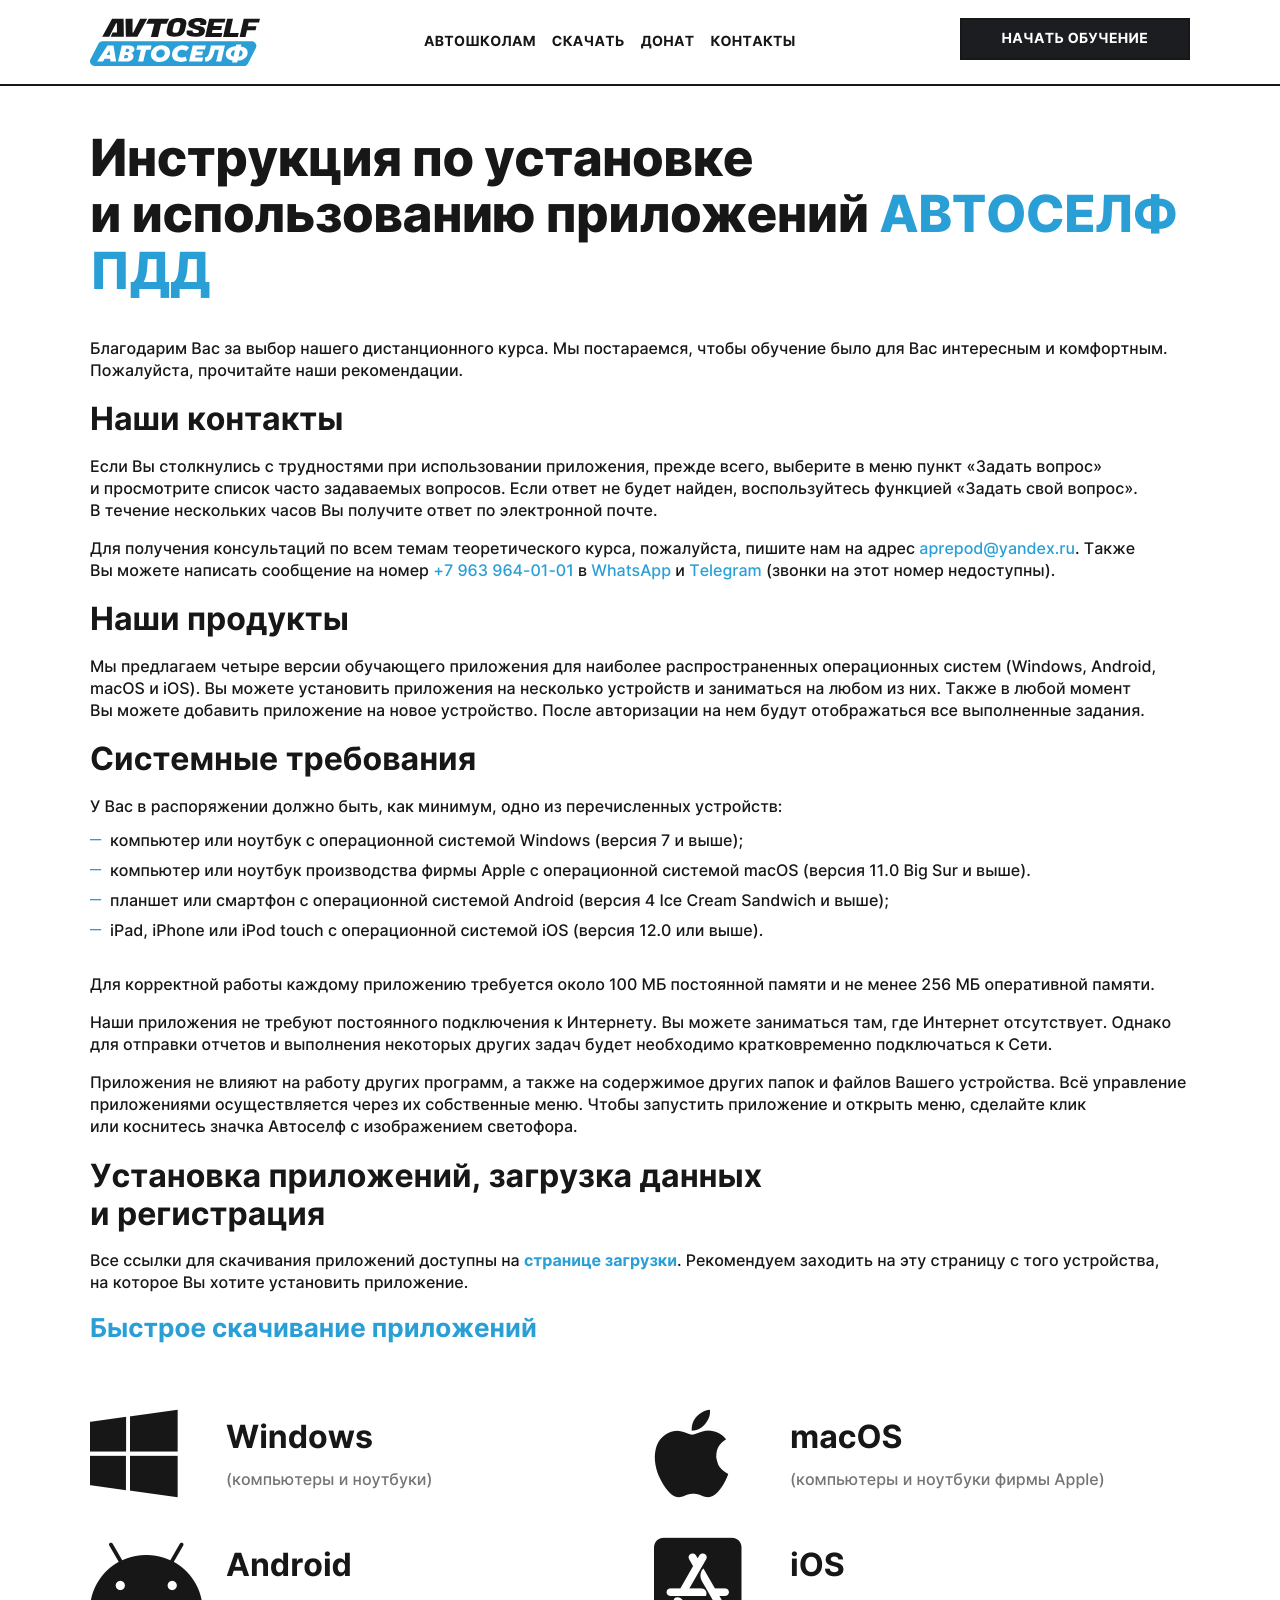
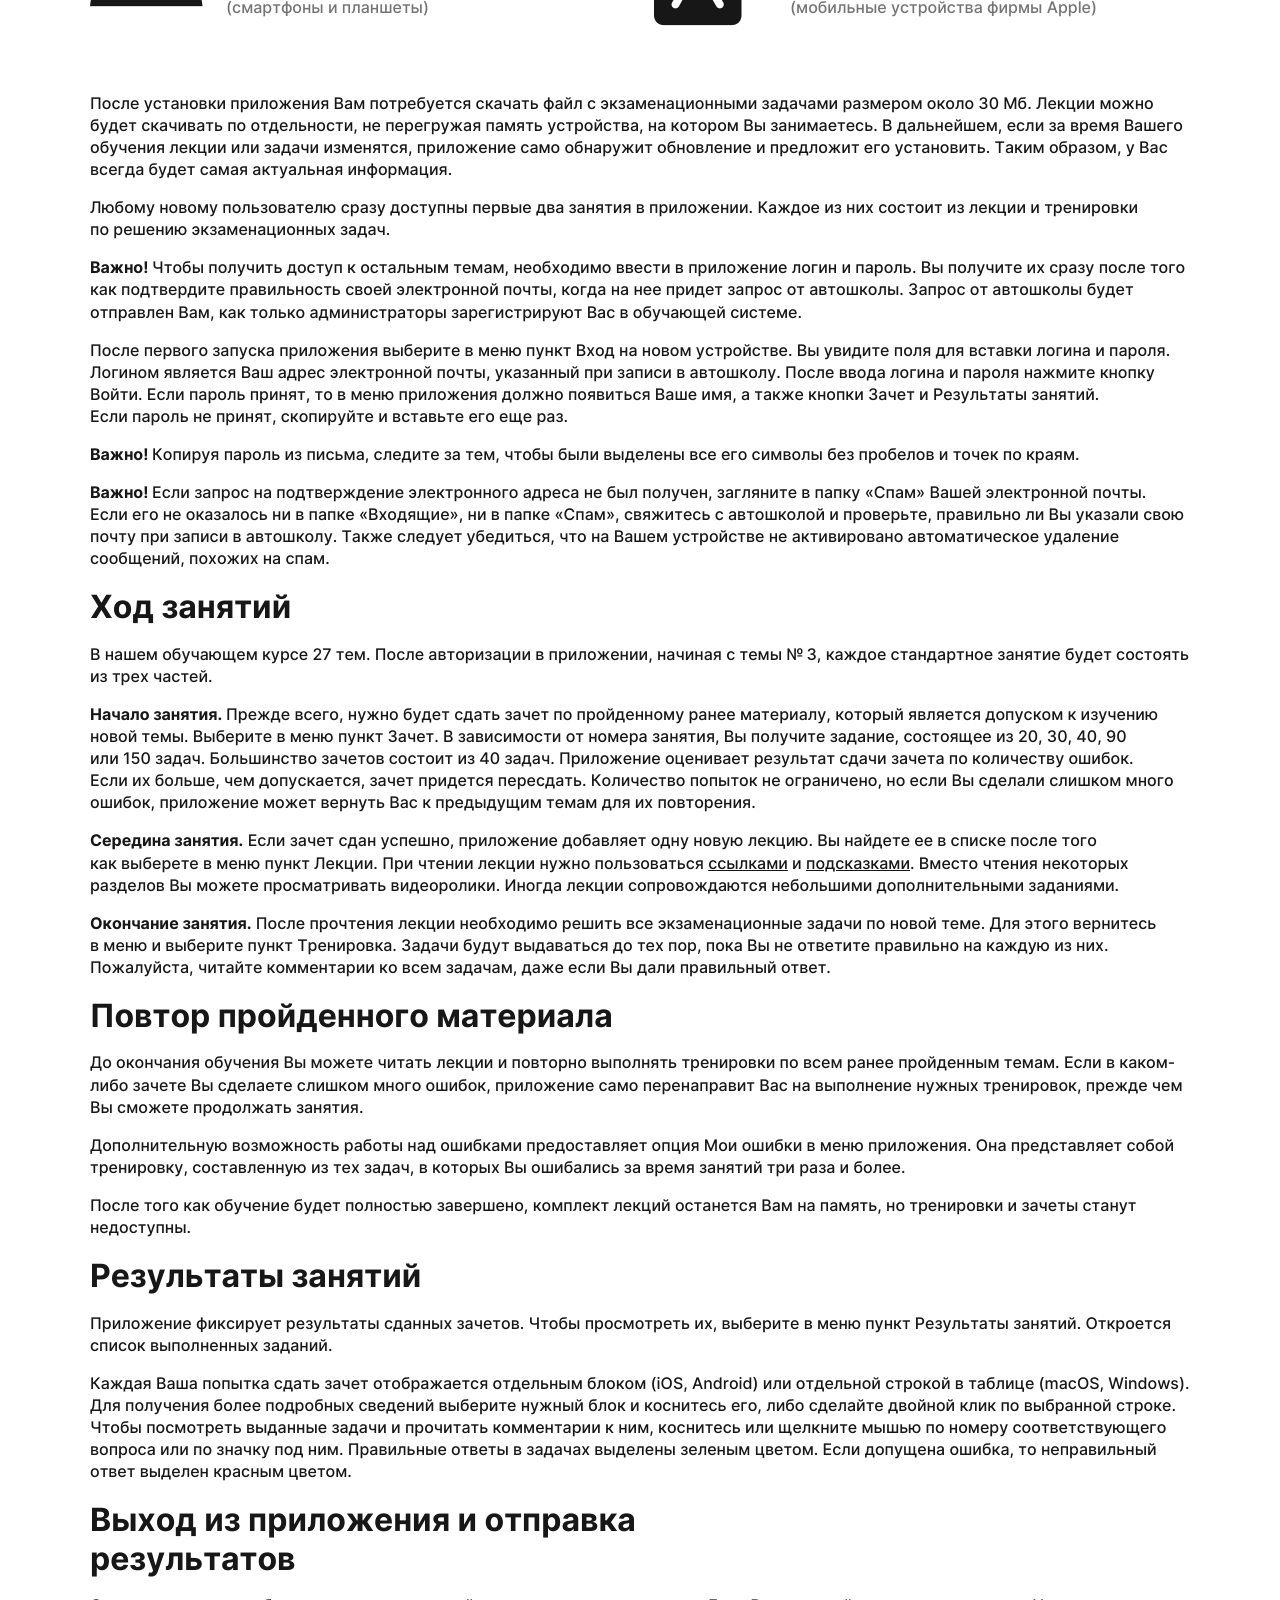
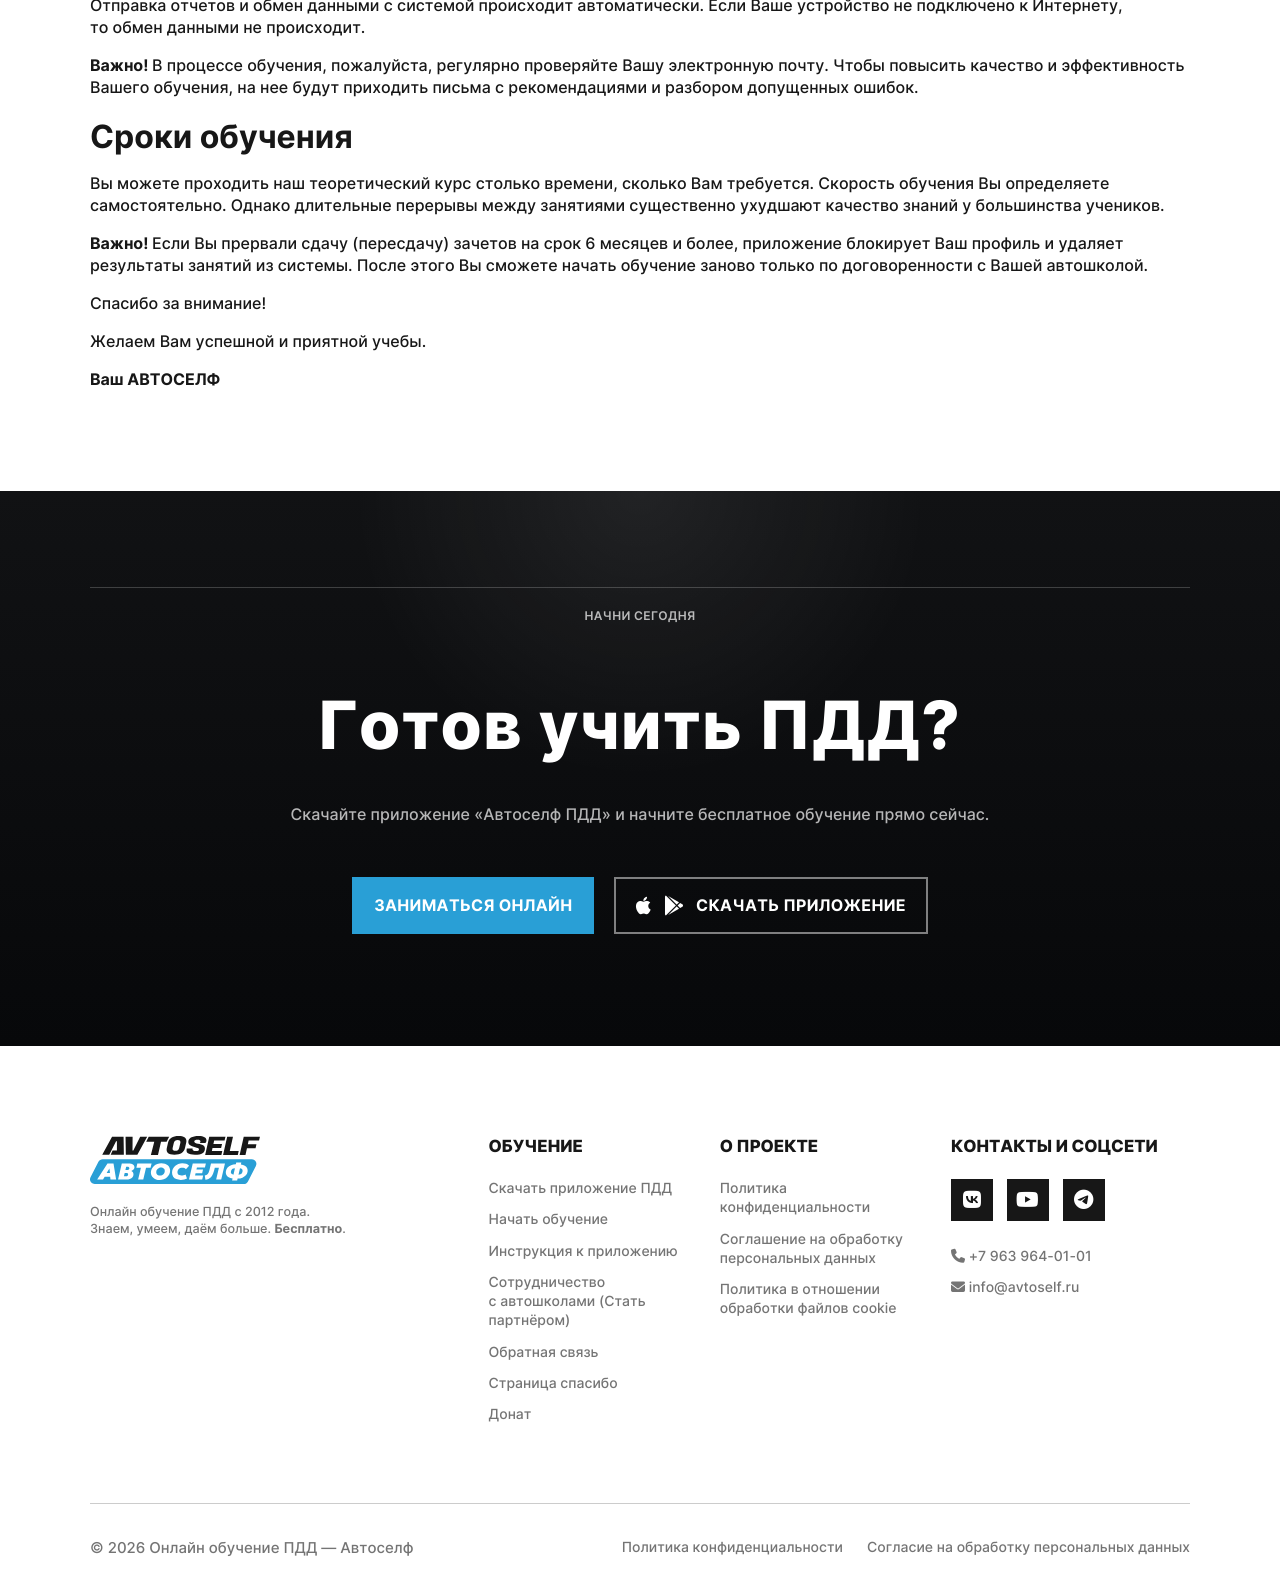
<file: instruction.html>
<!DOCTYPE html>
<html lang="en">

<head>
	<meta charset="UTF-8" />
	<meta http-equiv="X-UA-Compatible" content="IE=edge" />
	<meta name="viewport" content="width=device-width, initial-scale=1.0" />
	<title>Проект Avtoself</title>

	<!-- <link rel="preconnect" href="https://fonts.googleapis.com" />
    <link rel="preconnect" href="https://fonts.gstatic.com" crossorigin />
    <link href="https://fonts.googleapis.com/css2?family=Manrope:wght@400;500;600;700;800&display=swap" rel="stylesheet" /> -->

	<!-- <link rel="icon" type="image/x-icon" href="./img/favicons/favicon.svg" />
    <link rel="apple-touch-icon" sizes="180x180" href="./img/favicons/apple-touch-icon.png" /> -->

	<!-- <link rel="stylesheet" href="https://cdnjs.cloudflare.com/ajax/libs/font-awesome/6.4.0/css/all.min.css"> -->
	<link rel="stylesheet" href="./files/css/font-awesome.min.css" />

	<link rel="stylesheet" href="./css/main.css" />
</head>

<body class="body" data-js-body-lock="false">
	<div class="wrapper">
		<section class="seo" data-seo-container data-role="seo-container">
			<div class="container seo__container">
				<div class="seo-item" data-js-seo-item>
					<h1 class="seo-item__trigger" data-js-seo-trigger aria-expanded="false">Заголовок SEO</h1>
					<div class="seo-item__content">
						<div class="seo-item__inner">
							<p>
								SEO ТЕКСТ
							</p>
						</div>
					</div>
				</div>
			</div>
		</section>
		<!-- HEADER -->
		<section class="header-section" data-header-menu>
			<div class="header-section__container container">
				<header class="header-section__menu header-section__menu--fixed" data-sticky-header>
					<div class="header-section__menu-inner container">
						<a href="./" class="header-section__logo" aria-label="Автоселф">
							<img src="./img/icons/logo-avtoself.svg" alt="" />
							<!-- АВТО<span>СЕЛФ</span> -->
						</a>

						<nav class="header-section__nav" data-menu>
							<a href="cooperation.html" class="header-section__nav-link">Автошколам</a>
							<a href="download.html" class="header-section__nav-link">Скачать</a>
							<a href="https://donatty.com/avtoself" target="_blank"
								class="header-section__nav-link">Донат</a>
							<a href="contacts.html" class="header-section__nav-link">Контакты</a>
						</nav>

						<a href="start.html" class="header-section__start-btn ui-btn ui-btn--dark">
							<span class="full">Начать обучение</span>
							<span class="short">Начать</span>
						</a>

						<button class="header-section__burger" type="button" data-menu-toggle aria-label="Открыть меню"
							aria-expanded="false">
							<span></span>
							<span></span>
							<span></span>
						</button>
					</div>
				</header>
			</div>
		</section>

		<main class="main">
			<section class="content-section mt-100 mb-100" id="instruction">
				<div class="content-section__container container">
					<div class="content content--l">
						<div class="ui-head">
							<!-- <div class="ui-label">ВНИМАНИЕ!</div> -->

							<h1 class="ui-title">Инструкция по&#160;установке и&#160;использованию приложений
								<span>АВТОСЕЛФ ПДД</span></h1>
						</div>

						<p>
							Благодарим Вас за&#160;выбор нашего дистанционного курса. Мы&#160;постараемся, чтобы
							обучение было для&#160;Вас интересным и&#160;комфортным.
							Пожалуйста, прочитайте наши рекомендации.
						</p>
						<h2>Наши контакты</h2>
						<p>
							Если&#160;Вы&#160;столкнулись с&#160;трудностями при&#160;использовании приложения, прежде
							всего, выберите в&#160;меню пункт &#171;Задать вопрос&#187;
							и&#160;просмотрите список часто задаваемых вопросов. Если&#160;ответ не&#160;будет найден,
							воспользуйтесь функцией &#171;Задать свой вопрос&#187;.
							В&#160;течение нескольких часов Вы&#160;получите ответ по&#160;электронной почте.
						</p>
						<p>
							Для&#160;получения консультаций по&#160;всем темам теоретического курса, пожалуйста, пишите
							нам на&#160;адрес
							<a href="mailto:aprepod@yandex.ru">aprepod@yandex.ru</a>. Также Вы&#160;можете написать
							сообщение на&#160;номер
							<a href="tel:+79639640101">+7&#160;963&#160;964-01-01</a> в&#160;<a
								href="https://wa.me/+79639640101" target="_blank">WhatsApp</a> и&#160;<a
								href="https://t.me/+79262345642" target="_blank">Telegram</a>
							(звонки на&#160;этот номер недоступны).
						</p>

						<h2>Наши продукты</h2>

						<p>
							Мы&#160;предлагаем четыре версии обучающего приложения для&#160;наиболее распространенных
							операционных систем (Windows, Android, macOS и&#160;iOS).
							Вы&#160;можете установить приложения на&#160;несколько устройств и&#160;заниматься
							на&#160;любом из&#160;них. Также в&#160;любой момент Вы&#160;можете
							добавить приложение на&#160;новое устройство. После авторизации на&#160;нем будут
							отображаться все выполненные задания.
						</p>

						<h2>Системные требования</h2>

						<p>У&#160;Вас в&#160;распоряжении должно быть, как&#160;минимум, одно из&#160;перечисленных
							устройств:</p>
						<ul>
							<li>компьютер или&#160;ноутбук с&#160;операционной системой Windows (версия 7 и&#160;выше);
							</li>
							<li>компьютер или&#160;ноутбук производства фирмы Apple с&#160;операционной системой macOS
								(версия 11.0 Big Sur и&#160;выше).</li>
							<li>планшет или&#160;смартфон с&#160;операционной системой Android (версия 4 Ice Cream
								Sandwich и&#160;выше);</li>
							<li>iPad, iPhone или&#160;iPod touch с&#160;операционной системой iOS (версия 12.0
								или&#160;выше).</li>
						</ul>
						<p>Для&#160;корректной работы каждому приложению требуется около 100 МБ&#160;постоянной памяти
							и&#160;не&#160;менее 256 МБ&#160;оперативной памяти.</p>
						<p>
							Наши приложения не&#160;требуют постоянного подключения к&#160;Интернету. Вы&#160;можете
							заниматься там, где Интернет отсутствует. Однако
							для&#160;отправки отчетов и&#160;выполнения некоторых других задач будет необходимо
							кратковременно подключаться к&#160;Сети.
						</p>
						<p>
							Приложения не&#160;влияют на&#160;работу других программ, а&#160;также на&#160;содержимое
							других папок и&#160;файлов Вашего устройства. Всё управление
							приложениями осуществляется через их&#160;собственные меню. Чтобы запустить приложение
							и&#160;открыть меню, сделайте клик или&#160;коснитесь значка
							Автоселф с&#160;изображением светофора.
						</p>

						<h2>Установка приложений, загрузка данных и&#160;регистрация</h2>

						<p>
							Все ссылки для&#160;скачивания приложений доступны на&#160;<strong><a
									href="download.html">странице загрузки</a></strong>. Рекомендуем заходить
							на&#160;эту страницу с&#160;того устройства, на&#160;которое Вы&#160;хотите установить
							приложение.
						</p>

						<h3><span>Быстрое скачивание приложений</span></h3>

						<div class="content-download mt-60 mb-60 grid grid--2">
							<a href="./files/programs/Avtoself.win_6.1.1.exe" class="content-download__app">
								<div class="content-download__app-icon"><i class="fa-brands fa-windows"></i></div>
								<div class="content-download__app-text">
									<h2>Windows</h2>
									<p>(компьютеры и&#160;ноутбуки)</p>
								</div>
							</a>
							<a href="https://apps.apple.com/us/app/%D0%B0%D0%B2%D1%82%D0%BE%D1%81%D0%B5%D0%BB%D1%84-%D0%BF%D0%B4%D0%B4/id6753741606"
								class="content-download__app">
								<div class="content-download__app-icon"><i class="fa-brands fa-apple"></i></div>
								<div class="content-download__app-text">
									<h2>macOS</h2>
									<p>(компьютеры и&#160;ноутбуки фирмы Apple)</p>
								</div>
							</a>
							<a href="./files/programs/Avtoself.android_6.0.1.apk" target="_blank"
								class="content-download__app">
								<div class="content-download__app-icon"><i class="fa-brands fa-android"></i></div>
								<div class="content-download__app-text">
									<h2>Android</h2>
									<p>(смартфоны и&#160;планшеты)</p>
								</div>
							</a>
							<a href="https://apps.apple.com/us/app/%D0%B0%D0%B2%D1%82%D0%BE%D1%81%D0%B5%D0%BB%D1%84-%D0%BF%D0%B4%D0%B4/id6753741606"
								target="_blank" class="content-download__app">
								<div class="content-download__app-icon"><i class="fa-brands fa-app-store-ios"></i></div>
								<div class="content-download__app-text">
									<h2>iOS</h2>
									<p>(мобильные устройства фирмы Apple)</p>
								</div>
							</a>
						</div>

						<p>
							После установки приложения Вам потребуется скачать файл с&#160;экзаменационными задачами
							размером около 30&#160;Мб. Лекции можно будет скачивать
							по&#160;отдельности, не&#160;перегружая память устройства, на&#160;котором
							Вы&#160;занимаетесь. В&#160;дальнейшем, если&#160;за&#160;время Вашего
							обучения лекции или&#160;задачи изменятся, приложение само обнаружит обновление
							и&#160;предложит его установить. Таким образом, у&#160;Вас всегда
							будет самая актуальная информация.
						</p>
						<p>
							Любому новому пользователю сразу доступны первые два занятия в&#160;приложении. Каждое
							из&#160;них состоит из&#160;лекции и&#160;тренировки
							по&#160;решению экзаменационных задач.
						</p>
						<p>
							<strong>Важно! </strong>Чтобы получить доступ к&#160;остальным темам, необходимо ввести
							в&#160;приложение логин и&#160;пароль. Вы&#160;получите
							их&#160;сразу после того как&#160;подтвердите правильность своей электронной почты, когда
							на&#160;нее придет запрос от&#160;автошколы. Запрос
							от&#160;автошколы будет отправлен Вам, как&#160;только администраторы зарегистрируют Вас
							в&#160;обучающей системе.
						</p>
						<p>
							После первого запуска приложения выберите в&#160;меню пункт Вход на&#160;новом устройстве.
							Вы&#160;увидите поля для&#160;вставки логина и&#160;пароля.
							Логином является Ваш адрес электронной почты, указанный при&#160;записи в&#160;автошколу.
							После ввода логина и&#160;пароля нажмите кнопку Войти.
							Если&#160;пароль принят, то&#160;в&#160;меню приложения должно появиться Ваше имя,
							а&#160;также кнопки Зачет и&#160;Результаты занятий.
							Если&#160;пароль не&#160;принят, скопируйте и&#160;вставьте его еще раз.
						</p>
						<p>
							<strong>Важно! </strong>Копируя пароль из&#160;письма, следите за&#160;тем, чтобы были
							выделены все его символы без&#160;пробелов и&#160;точек
							по&#160;краям.
						</p>
						<p>
							<strong>Важно! </strong>Если&#160;запрос на&#160;подтверждение электронного адреса
							не&#160;был получен, загляните в&#160;папку &#171;Спам&#187; Вашей
							электронной почты. Если&#160;его не&#160;оказалось ни&#160;в&#160;папке
							&#171;Входящие&#187;, ни&#160;в&#160;папке &#171;Спам&#187;, свяжитесь
							с&#160;автошколой и&#160;проверьте, правильно&#160;ли Вы&#160;указали свою почту
							при&#160;записи в&#160;автошколу. Также следует убедиться, что
							на&#160;Вашем устройстве не&#160;активировано автоматическое удаление сообщений, похожих
							на&#160;спам.
						</p>

						<h2>Ход занятий</h2>

						<p>
							В&#160;нашем обучающем курсе 27&#160;тем. После авторизации в&#160;приложении, начиная
							с&#160;темы № 3, каждое стандартное занятие будет состоять
							из&#160;трех частей.
						</p>
						<p>
							<strong>Начало занятия. </strong>Прежде всего, нужно будет сдать зачет по&#160;пройденному
							ранее материалу, который является допуском к&#160;изучению
							новой темы. Выберите в&#160;меню пункт Зачет. В&#160;зависимости от&#160;номера занятия,
							Вы&#160;получите задание, состоящее из&#160;20, 30, 40, 90
							или&#160;150 задач. Большинство зачетов состоит из&#160;40 задач. Приложение оценивает
							результат сдачи зачета по&#160;количеству ошибок.
							Если&#160;их&#160;больше, чем допускается, зачет придется пересдать. Количество попыток
							не&#160;ограничено, но&#160;если&#160;Вы&#160;сделали слишком
							много ошибок, приложение может вернуть Вас к&#160;предыдущим темам
							для&#160;их&#160;повторения.
						</p>
						<p>
							<strong>Середина занятия.</strong> Если&#160;зачет сдан успешно, приложение добавляет одну
							новую лекцию. Вы&#160;найдете ее&#160;в&#160;списке после
							того как&#160;выберете в&#160;меню пункт Лекции. При&#160;чтении лекции нужно пользоваться
							<u>ссылками</u> и&#160;<u>подсказками</u>. Вместо чтения
							некоторых разделов Вы&#160;можете просматривать видеоролики. Иногда лекции сопровождаются
							небольшими дополнительными заданиями.
						</p>
						<p>
							<strong>Окончание занятия.</strong> После прочтения лекции необходимо решить все
							экзаменационные задачи по&#160;новой теме. Для&#160;этого вернитесь
							в&#160;меню и&#160;выберите пункт Тренировка. Задачи будут выдаваться до&#160;тех пор, пока
							Вы&#160;не&#160;ответите правильно на&#160;каждую
							из&#160;них. Пожалуйста, читайте комментарии ко&#160;всем задачам, даже
							если&#160;Вы&#160;дали правильный ответ.
						</p>

						<h2>Повтор пройденного материала</h2>

						<p>
							До&#160;окончания обучения Вы&#160;можете читать лекции и&#160;повторно выполнять тренировки
							по&#160;всем ранее пройденным темам.
							Если&#160;в&#160;каком-либо зачете Вы&#160;сделаете слишком много ошибок, приложение само
							перенаправит Вас на&#160;выполнение нужных тренировок,
							прежде чем Вы&#160;сможете продолжать занятия.
						</p>
						<p>
							Дополнительную возможность работы над ошибками предоставляет опция Мои ошибки в&#160;меню
							приложения. Она представляет собой тренировку, составленную
							из&#160;тех задач, в&#160;которых Вы&#160;ошибались за&#160;время занятий три раза
							и&#160;более.
						</p>
						<p>
							После того как&#160;обучение будет полностью завершено, комплект лекций останется Вам
							на&#160;память, но&#160;тренировки и&#160;зачеты станут
							недоступны.
						</p>

						<h2>Результаты занятий</h2>

						<p>
							Приложение фиксирует результаты сданных зачетов. Чтобы просмотреть их, выберите в&#160;меню
							пункт Результаты занятий. Откроется список выполненных
							заданий.
						</p>
						<p>
							Каждая Ваша попытка сдать зачет отображается отдельным блоком (iOS, Android)
							или&#160;отдельной строкой в&#160;таблице (macOS, Windows).
							Для&#160;получения более подробных сведений выберите нужный блок и&#160;коснитесь его, либо
							сделайте двойной клик по&#160;выбранной строке. Чтобы
							посмотреть выданные задачи и&#160;прочитать комментарии к&#160;ним, коснитесь
							или&#160;щелкните мышью по&#160;номеру соответствующего вопроса
							или&#160;по&#160;значку под&#160;ним. Правильные ответы в&#160;задачах выделены зеленым
							цветом. Если&#160;допущена ошибка, то&#160;неправильный ответ
							выделен красным цветом.
						</p>

						<h2>Выход из&#160;приложения и&#160;отправка результатов</h2>

						<p>
							Отправка отчетов и&#160;обмен данными с&#160;системой происходит автоматически.
							Если&#160;Ваше устройство не&#160;подключено к&#160;Интернету,
							то&#160;обмен данными не&#160;происходит.
						</p>
						<p>
							<strong>Важно! </strong>В&#160;процессе обучения, пожалуйста, регулярно проверяйте Вашу
							электронную почту. Чтобы повысить качество
							и&#160;эффективность Вашего обучения, на&#160;нее будут приходить письма
							с&#160;рекомендациями и&#160;разбором допущенных ошибок.
						</p>

						<h2>Сроки обучения</h2>

						<p>
							Вы&#160;можете проходить наш теоретический курс столько времени, сколько Вам требуется.
							Скорость обучения Вы&#160;определяете самостоятельно. Однако
							длительные перерывы между занятиями существенно ухудшают качество знаний у&#160;большинства
							учеников.
						</p>
						<p>
							<strong>Важно! </strong>Если&#160;Вы&#160;прервали сдачу (пересдачу) зачетов на&#160;срок 6
							месяцев и&#160;более, приложение блокирует Ваш профиль
							и&#160;удаляет результаты занятий из&#160;системы. После этого Вы&#160;сможете начать
							обучение заново только по&#160;договоренности с&#160;Вашей
							автошколой.
						</p>
						<p>Спасибо за&#160;внимание!</p>
						<p>Желаем Вам успешной и&#160;приятной учебы.</p>
						<p><strong>Ваш АВТОСЕЛФ</strong></p>
					</div>
				</div>
			</section>
			<section class="final-cta" id="start">
				<div class="final-cta__container container">
					<div class="final-cta__inner">
						<div class="final-cta__eyebrow">Начни сегодня</div>

						<h2 class="final-cta__title">Готов учить ПДД?</h2>
						<div class="final-cta__text content">
							<p>Скачайте приложение &#171;Автоселф ПДД&#187; и&#160;начните бесплатное обучение прямо
								сейчас.</p>
						</div>
						<div class="btn-actions btn-actions--center btn-actions--460">
							<a href="#training" class="ui-btn ui-btn--blue ui-btn--lg">Заниматься онлайн</a>

							<a href="download.html" class="ui-btn ui-btn--outline-light ui-btn--lg">
								<i class="fa-brands fa-apple text-2xl"></i>
								<i class="fa-brands fa-google-play text-2xl"></i>
								<span>Скачать приложение</span>
							</a>
						</div>
					</div>
				</div>
			</section>
			<!-- ================= МОДАЛКА 1: общая заявка ================= -->
			<div class="modal-overlay" id="lead-modal">
				<div class="modal-box">
					<button type="button" class="modal-close" data-modal-close aria-label="Закрыть">&#215;</button>
					<h2 class="modal-title" data-modal_name_form></h2>
					<div class="modal-subtitle" data-modal_name_subtitle>Оставьте телефон&#160;&#8212; перезвоним
						и&#160;ответим на&#160;все вопросы.</div>

					<!-- data-js-form-redirect="/spasibo" -->
					<form class="js-form mt-20" data-js-form novalidate>
						<!-- Технические поля -->
						<input type="hidden" name="name_form" value="" data-js-label="Тип заявки" data-js-required />
						<input type="text" name="extra_contact" class="hp-field" data-js-validate="honeypot"
							tabindex="-1" autocomplete="off" />
						<!-- UTM-метки -->
						<input type="hidden" name="utm_source" data-js-label="UTM-источник" />
						<input type="hidden" name="utm_medium" data-js-label="UTM-канал" />
						<input type="hidden" name="utm_campaign" data-js-label="UTM-кампания" />
						<input type="hidden" name="utm_content" data-js-label="UTM-содержание" />
						<input type="hidden" name="utm_term" data-js-label="UTM-ключевое слово" />

						<div class="field">
							<label>Имя</label>
							<input type="text" name="client_name" placeholder="Как к вам обращаться" data-js-label="Имя"
								data-js-required data-js-validate="text" data-js-minlength="2" data-js-maxlength="20" />
							<div class="field-error"></div>
						</div>
						<div class="field">
							<label>Телефон</label>
							<input type="tel" name="client_phone" placeholder="+7 (___) ___-__-__" class="js-phone-mask"
								data-js-label="Телефон" data-js-required data-js-validate="phone" />
							<div class="field-error"></div>
						</div>

						<div class="field">
							<label>Как&#160;удобнее ответить</label>
							<div class="js-select">
								<button type="button" class="js-select-trigger">
									<span class="js-select-value">Telegram</span>
									<svg class="chev" viewBox="0 0 12 8" fill="none" stroke="currentColor"
										stroke-width="1.8" stroke-linecap="round" stroke-linejoin="round">
										<path d="M1 1L6 6L11 1" />
									</svg>
								</button>
								<ul class="js-select-options">
									<li data-value="Email" class="active">Email</li>
									<li data-value="Telegram">Telegram</li>
									<li data-value="WhatsApp">WhatsApp</li>
									<li data-value="MAX">мессенджер Max</li>
									<li data-value="Телефон" data-disabled="true">Телефон (временно не&#160;доступно)
									</li>
								</ul>
							</div>
							<input type="text" hidden data-js-label="Как удобнее ответить" name="contact_way"
								data-js-required value="Email" />
						</div>

						<!-- Согласие -->
						<div class="field field--checkbox">
							<label class="checkbox-row">
								<input type="checkbox" name="privacy_agree" value="Согласие получено"
									data-js-required />
								<p>
									Оставляя свои контактные данные, я&#160;принимаю условия
									<a href="policy.html" target="_blank" rel="noopener">Политики конфиденциальности</a>
									и&#160;даю <a href="person.html" target="_blank" rel="noopener">Согласие
										на&#160;обработку персональных данных</a>.
								</p>
							</label>
							<div class="field-error"></div>
						</div>

						<button type="submit" class="btn ui-btn ui-btn--dark" data-modal_submit_label>Отправить
							заявку</button>
					</form>
					<div class="modal-success">
						<div>Спасибо! Мы&#160;свяжемся с&#160;вами в&#160;ближайшее время.</div>
					</div>
				</div>
			</div>
		</main>
		<footer class="footer" id="contacts">
			<div class="footer__container container">
				<div class="footer__top">
					<div class="footer__brand">
						<a href="#" class="footer__logo" aria-label="Автоселф">
							<!-- АВТО<span>СЕЛФ</span>  -->
							<img src="./img/icons/logo-avtoself.svg" alt="" />
						</a>

						<p class="footer__description">Онлайн обучение ПДД с&#160;2012 года. <br />Знаем, умеем, даём
							больше. <strong>Бесплатно</strong>.</p>
					</div>

					<nav class="footer__column" aria-label="Обучение">
						<h2 class="footer__title">Обучение</h2>

						<ul class="footer__list">
							<!-- <li><a href="#training">Курс лекций ПДД</a></li> -->
							<li><a href="download.html">Скачать приложение ПДД</a></li>
							<li><a href="start.html">Начать обучение</a></li>
							<li><a href="instruction.html">Инструкция к&#160;приложению</a></li>

							<li><a href="cooperation.html">Сотрудничество с&#160;автошколами (Стать партнёром)</a></li>

							<li><a href="contacts.html">Обратная связь</a></li>
							<li><a href="spasibo.html">Страница спасибо</a></li>
							<!-- <li><a href="#process">Как это работает</a></li> -->
							<!-- <li><a href="#process">Как это работает</a></li> -->
							<li><a href="https://donatty.com/avtoself" target="_blank">Донат</a></li>
						</ul>
					</nav>

					<nav class="footer__column" aria-label="О проекте">
						<h2 class="footer__title">О&#160;проекте</h2>

						<ul class="footer__list">
							<li><a href="policy.html">Политика конфиденциальности</a></li>
							<li><a href="person.html">Соглашение на&#160;обработку персональных данных</a></li>
							<li><a href="cookie.html">Политика в&#160;отношении обработки файлов cookie</a></li>
						</ul>
					</nav>

					<div class="footer__contacts">
						<h2 class="footer__title">Контакты и&#160;соцсети</h2>

						<div class="footer__socials">
							<a href="https://vk.com/avtoself" class="footer__social" target="_blank"
								aria-label="ВКонтакте">
								<i class="fa-brands fa-vk"></i>
								<!-- VK -->
							</a>
							<a href="https://www.youtube.com/channel/UCDaU1h_xuPED1HZTBox4rQw" target="_blank"
								class="footer__social" aria-label="YouTube">
								<i class="fa-brands fa-youtube"></i>
								<!-- YT -->
							</a>
							<a href="#" class="footer__social" target="_blank" aria-label="Telegram">
								<i class="fa-brands fa-telegram"></i>
								<!-- TG -->
							</a>
							<!-- https://www.facebook.com/Avtoself -->
						</div>

						<div class="footer__contact-list">
							<a href="tel:+79639640101"><i class="fa-solid fa-phone"></i> +7&#160;963&#160;964-01-01</a>
							<a href="mailto:info@avtoself.ru"><i class="fa-solid fa-envelope"></i> info@avtoself.ru</a>
						</div>
					</div>
				</div>

				<div class="footer__bottom">
					<p class="footer__copyright">&#169; 2026 Онлайн обучение ПДД&#160;&#8212; Автоселф</p>

					<div class="footer__bottom-links">
						<a href="policy.html">Политика конфиденциальности</a>
						<a href="#!">Согласие на&#160;обработку персональных данных</a>
					</div>
				</div>
			</div>
		</footer>
	</div>

	<!-- Сторонние библиотеки (если используете маски, слайдеры и т.д.) -->
	<script src="./js/imask.js" defer></script>

	<!-- Изолированные модули интерфейса (только объявляют функции/классы) -->
	<script src="./js/modules/header-menu.js" defer></script>
	<script src="./js/modules/faq-module.js" defer></script>
	<script src="./js/modules/seo-module.js" defer></script>
	<script src="./js/modules/graduates-reviews.js" defer></script>

	<!-- Модальные окна и валидация форм -->
	<!-- Просто файл -->
	<!-- <script src="./js/modals.js" defer></script> -->
	<!-- Модуль файл -->
	<script src="./js/modules/avtoself-modal-forms.js" defer></script>

	<!-- Главный диспетчер запуска (стартует всё после готовности модулей) -->
	<script src="./js/init-all.js" defer></script>
</body>

</html>
</file>
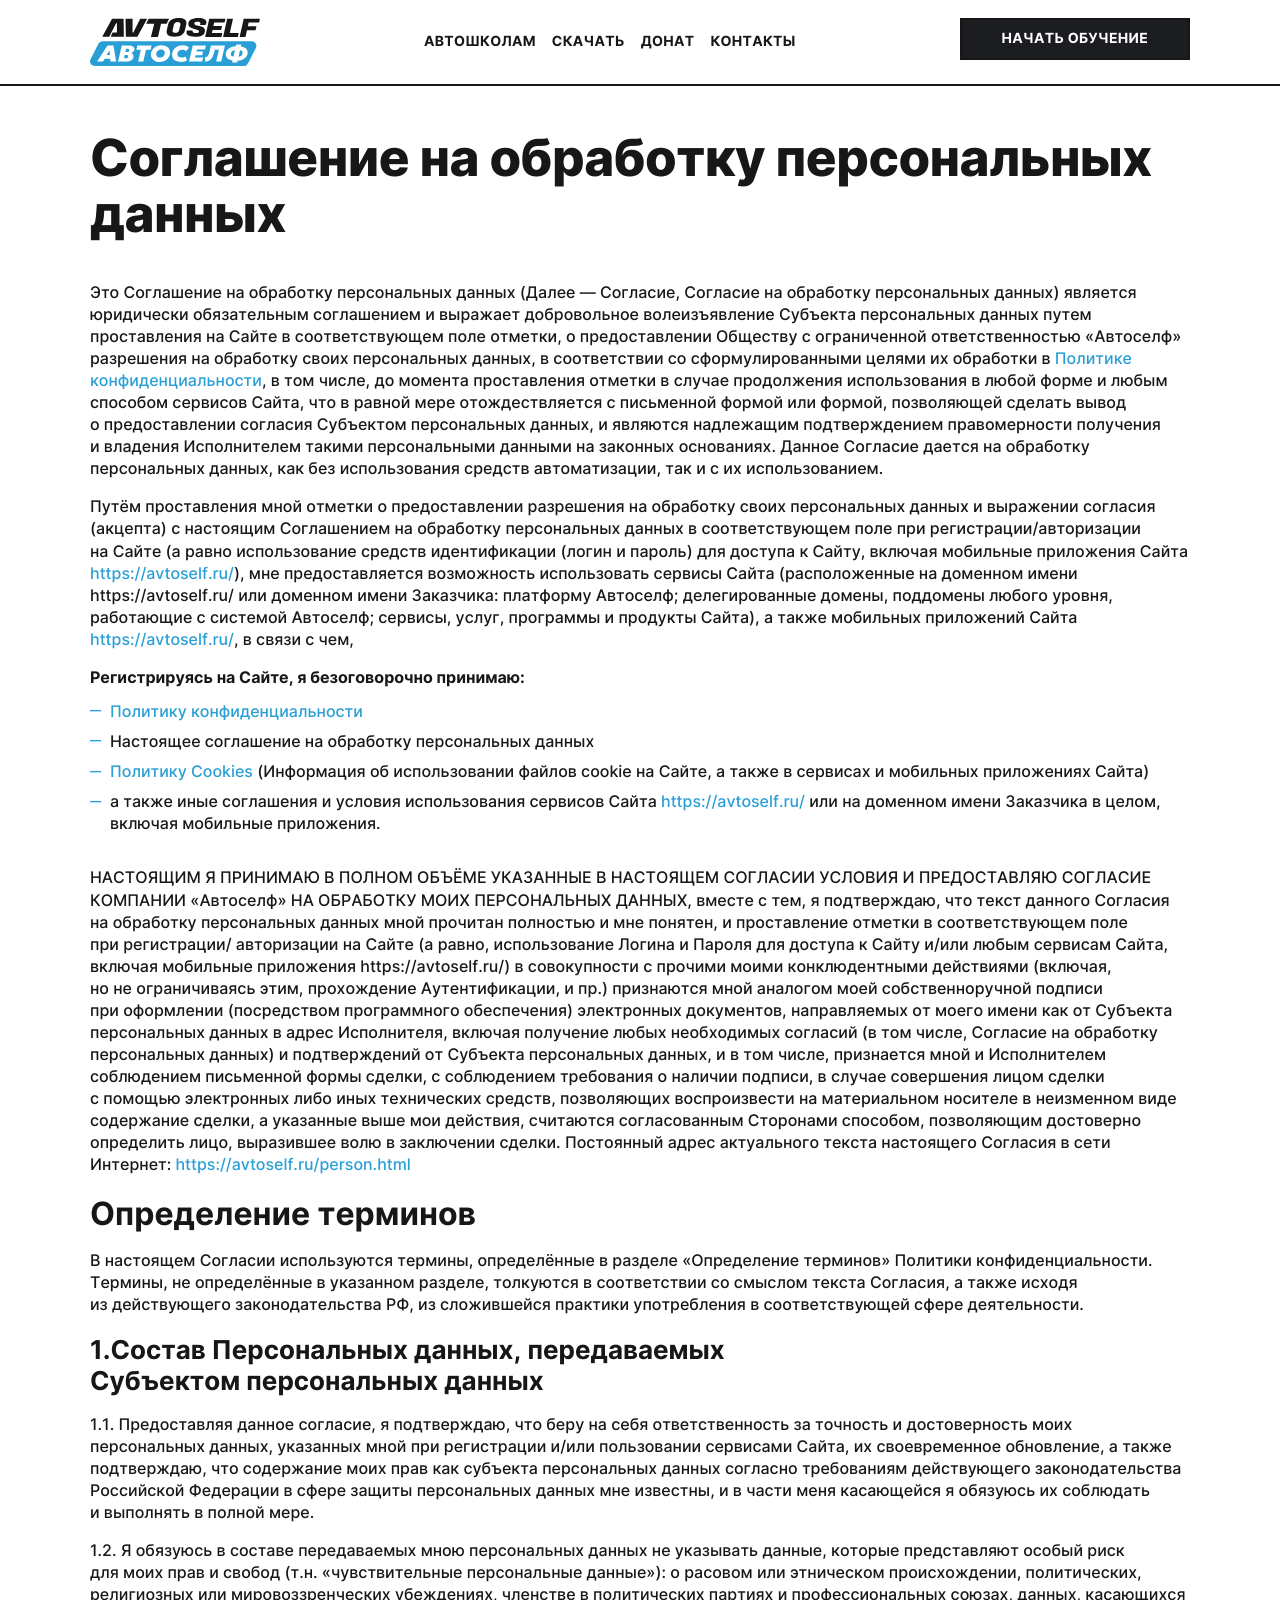
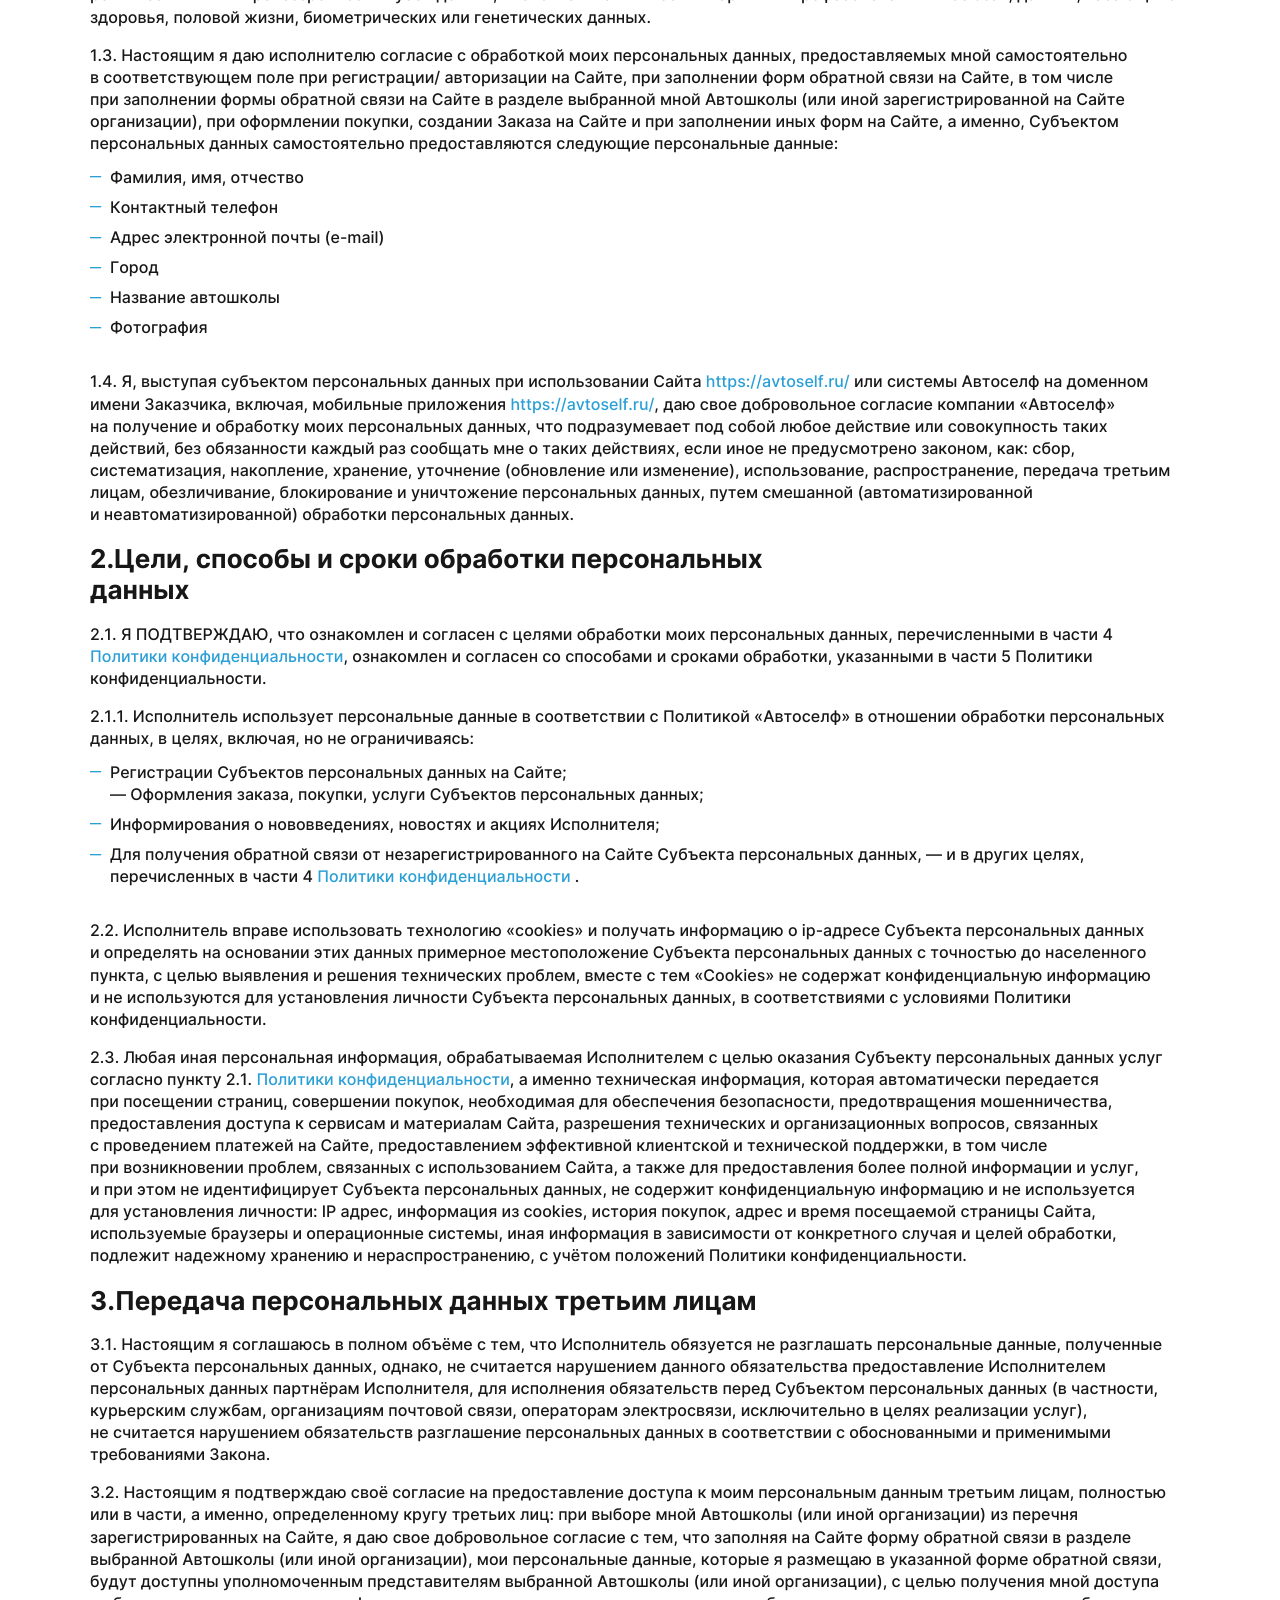
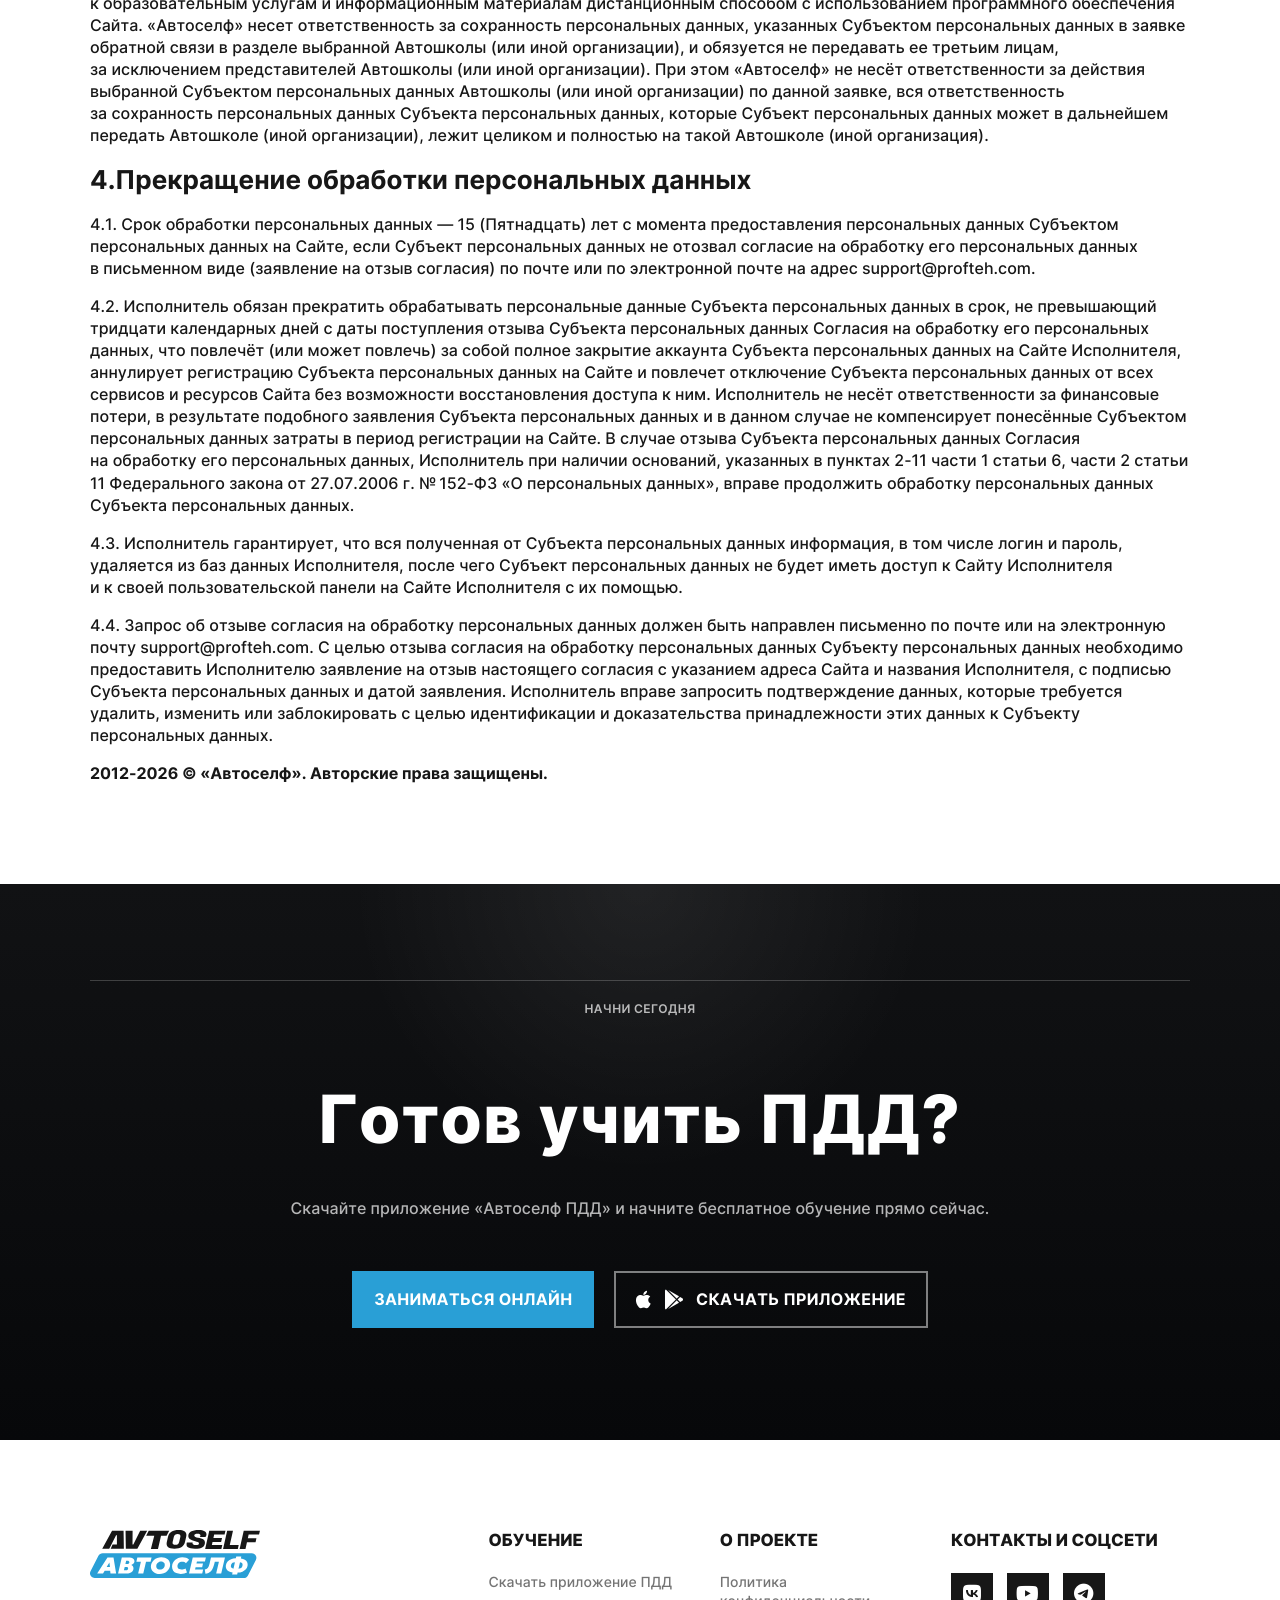
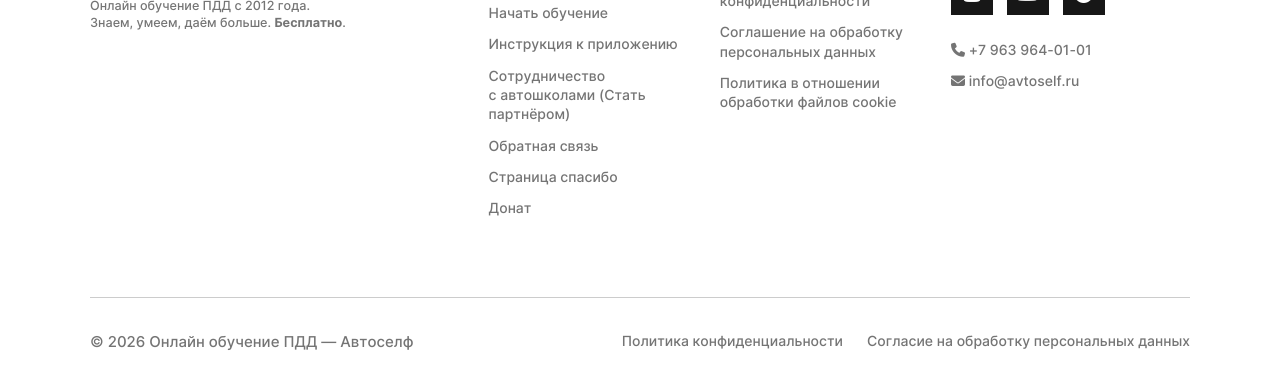
<file: person.html>
<!DOCTYPE html>
<html lang="en">

<head>
	<meta charset="UTF-8" />
	<meta http-equiv="X-UA-Compatible" content="IE=edge" />
	<meta name="viewport" content="width=device-width, initial-scale=1.0" />
	<title>Проект Avtoself</title>

	<!-- <link rel="preconnect" href="https://fonts.googleapis.com" />
    <link rel="preconnect" href="https://fonts.gstatic.com" crossorigin />
    <link href="https://fonts.googleapis.com/css2?family=Manrope:wght@400;500;600;700;800&display=swap" rel="stylesheet" /> -->

	<!-- <link rel="icon" type="image/x-icon" href="./img/favicons/favicon.svg" />
    <link rel="apple-touch-icon" sizes="180x180" href="./img/favicons/apple-touch-icon.png" /> -->

	<!-- <link rel="stylesheet" href="https://cdnjs.cloudflare.com/ajax/libs/font-awesome/6.4.0/css/all.min.css"> -->
	<link rel="stylesheet" href="./files/css/font-awesome.min.css" />

	<link rel="stylesheet" href="./css/main.css" />
</head>

<body class="body" data-js-body-lock="false">
	<div class="wrapper">
		<section class="seo" data-seo-container data-role="seo-container">
			<div class="container seo__container">
				<div class="seo-item" data-js-seo-item>
					<h1 class="seo-item__trigger" data-js-seo-trigger aria-expanded="false">Заголовок SEO</h1>
					<div class="seo-item__content">
						<div class="seo-item__inner">
							<p>
								SEO ТЕКСТ
							</p>
						</div>
					</div>
				</div>
			</div>
		</section>
		<!-- HEADER -->
		<section class="header-section" data-header-menu>
			<div class="header-section__container container">
				<header class="header-section__menu header-section__menu--fixed" data-sticky-header>
					<div class="header-section__menu-inner container">
						<a href="./" class="header-section__logo" aria-label="Автоселф">
							<img src="./img/icons/logo-avtoself.svg" alt="" />
							<!-- АВТО<span>СЕЛФ</span> -->
						</a>

						<nav class="header-section__nav" data-menu>
							<a href="cooperation.html" class="header-section__nav-link">Автошколам</a>
							<a href="download.html" class="header-section__nav-link">Скачать</a>
							<a href="https://donatty.com/avtoself" target="_blank"
								class="header-section__nav-link">Донат</a>
							<a href="contacts.html" class="header-section__nav-link">Контакты</a>
						</nav>

						<a href="start.html" class="header-section__start-btn ui-btn ui-btn--dark">
							<span class="full">Начать обучение</span>
							<span class="short">Начать</span>
						</a>

						<button class="header-section__burger" type="button" data-menu-toggle aria-label="Открыть меню"
							aria-expanded="false">
							<span></span>
							<span></span>
							<span></span>
						</button>
					</div>
				</header>
			</div>
		</section>

		<main class="main">
			<!-- Политика в отношении обработки персональных данных -->
			<section class="content-section mt-100 mb-100" id="policy">
				<div class="content-section__container container">
					<div class="content content--l">
						<div class="ui-head">
							<h1 class="ui-title">Соглашение на&#160;обработку персональных данных</h1>
						</div>

						<p>
							Это Соглашение на&#160;обработку персональных данных (Далее&#160;&#8212; Согласие, Согласие
							на&#160;обработку персональных данных) является юридически
							обязательным соглашением и&#160;выражает добровольное волеизъявление Субъекта персональных
							данных путем проставления на&#160;Сайте
							в&#160;соответствующем поле отметки, о&#160;предоставлении Обществу с&#160;ограниченной
							ответственностью &#171;Автоселф&#187; разрешения
							на&#160;обработку своих персональных данных, в&#160;соответствии со&#160;сформулированными
							целями их&#160;обработки в&#160;<a href="https://avtoself.ru/policy.html">Политике
								конфиденциальности</a>, в&#160;том числе, до&#160;момента проставления отметки
							в&#160;случае продолжения использования в&#160;любой форме и&#160;любым способом сервисов
							Сайта, что в&#160;равной мере отождествляется с&#160;письменной формой или&#160;формой,
							позволяющей сделать вывод о&#160;предоставлении согласия
							Субъектом персональных данных, и&#160;являются надлежащим подтверждением правомерности
							получения и&#160;владения Исполнителем такими персональными
							данными на&#160;законных основаниях. Данное Согласие дается на&#160;обработку персональных
							данных, как&#160;без&#160;использования средств
							автоматизации, так и&#160;с&#160;их&#160;использованием.
						</p>

						<p>
							Путём проставления мной отметки о&#160;предоставлении разрешения на&#160;обработку своих
							персональных данных и&#160;выражении согласия (акцепта)
							с&#160;настоящим Соглашением на&#160;обработку персональных данных в&#160;соответствующем
							поле при&#160;регистрации/авторизации на&#160;Сайте
							(а&#160;равно использование средств идентификации (логин и&#160;пароль) для&#160;доступа
							к&#160;Сайту, включая мобильные приложения Сайта
							<a href="https://avtoself.ru/">https://avtoself.ru/</a>), мне предоставляется возможность
							использовать сервисы Сайта (расположенные на&#160;доменном
							имени https://avtoself.ru/ или&#160;доменном имени Заказчика: платформу Автоселф;
							делегированные домены, поддомены любого уровня, работающие
							с&#160;системой Автоселф; сервисы, услуг, программы и&#160;продукты Сайта), а&#160;также
							мобильных приложений Сайта
							<a href="https://avtoself.ru/">https://avtoself.ru/</a>, в&#160;связи с&#160;чем,
						</p>
						<p><b>Регистрируясь на&#160;Сайте, я&#160;безоговорочно принимаю:</b></p>
						<ul>
							<li><a href="https://avtoself.ru/policy.html">Политику конфиденциальности</a></li>
							<li>Настоящее соглашение на&#160;обработку персональных данных</li>
							<li>
								<a href="https://avtoself.ru/cookie.html">Политику Cookies</a> (Информация
								об&#160;использовании файлов cookie на&#160;Сайте, а&#160;также
								в&#160;сервисах и&#160;мобильных приложениях Сайта)
							</li>
							<!-- <li>в зависимости от ролевой модели Субъекта персональных данных (Администратор, Ученик, Методист, Преподаватель, Инструктор) - <a href="https://avtoself.ru/iso_admin_agreement">Пользовательское Соглашение №1</a> или <a href="https://avtoself.ru/user_agreement">Пользовательское Соглашение №2</a> </li>
  <li><a href="https://avtoself.ru/agreement_ac">Пользовательское соглашение на приобретение кодов доступа Автоселф</a> </li>
  <li><a href="https://avtoself.ru/agreement_domain">Пользовательское Соглашение о подключении Автоселф на домене Заказчика</a> </li> -->
							<li>
								а&#160;также иные соглашения и&#160;условия использования сервисов Сайта
								<a href="https://avtoself.ru/">https://avtoself.ru/</a> или&#160;на&#160;доменном имени
								Заказчика в&#160;целом, включая мобильные приложения.
							</li>
						</ul>

						<p>
							НАСТОЯЩИМ Я&#160;ПРИНИМАЮ В&#160;ПОЛНОМ ОБЪЁМЕ УКАЗАННЫЕ В&#160;НАСТОЯЩЕМ СОГЛАСИИ УСЛОВИЯ
							И&#160;ПРЕДОСТАВЛЯЮ СОГЛАСИЕ КОМПАНИИ &#171;Автоселф&#187;
							НА&#160;ОБРАБОТКУ МОИХ ПЕРСОНАЛЬНЫХ ДАННЫХ, вместе с&#160;тем, я&#160;подтверждаю, что текст
							данного Согласия на&#160;обработку персональных данных
							мной прочитан полностью и&#160;мне понятен, и&#160;проставление отметки
							в&#160;соответствующем поле при&#160;регистрации/ авторизации на&#160;Сайте
							(а&#160;равно, использование Логина и&#160;Пароля для&#160;доступа к&#160;Сайту и/или любым
							сервисам Сайта, включая мобильные приложения
							https://avtoself.ru/) в&#160;совокупности с&#160;прочими моими конклюдентными действиями
							(включая, но&#160;не&#160;ограничиваясь этим, прохождение
							Аутентификации, и&#160;пр.) признаются мной аналогом моей собственноручной подписи
							при&#160;оформлении (посредством программного обеспечения)
							электронных документов, направляемых от&#160;моего имени как&#160;от&#160;Субъекта
							персональных данных в&#160;адрес Исполнителя, включая получение
							любых необходимых согласий (в&#160;том числе, Согласие на&#160;обработку персональных
							данных) и&#160;подтверждений от&#160;Субъекта персональных
							данных, и&#160;в&#160;том числе, признается мной и&#160;Исполнителем соблюдением письменной
							формы сделки, с&#160;соблюдением требования о&#160;наличии
							подписи, в&#160;случае совершения лицом сделки с&#160;помощью электронных либо иных
							технических средств, позволяющих воспроизвести
							на&#160;материальном носителе в&#160;неизменном виде содержание сделки, а&#160;указанные
							выше мои действия, считаются согласованным Сторонами
							способом, позволяющим достоверно определить лицо, выразившее волю в&#160;заключении сделки.
							Постоянный адрес актуального текста настоящего Согласия
							в&#160;сети Интернет: <a
								href="https://avtoself.ru/person.html">https://avtoself.ru/person.html</a>
						</p>

						<h2>Определение терминов</h2>

						<p>
							В&#160;настоящем Согласии используются термины, определённые в&#160;разделе
							&#171;Определение терминов&#187; Политики конфиденциальности. Термины,
							не&#160;определённые в&#160;указанном разделе, толкуются в&#160;соответствии со&#160;смыслом
							текста Согласия, а&#160;также исходя из&#160;действующего
							законодательства РФ, из&#160;сложившейся практики употребления в&#160;соответствующей сфере
							деятельности.
						</p>

						<h3>1.Состав Персональных данных, передаваемых Субъектом персональных данных</h3>

						<p>
							1.1. Предоставляя данное согласие, я&#160;подтверждаю, что беру на&#160;себя ответственность
							за&#160;точность и&#160;достоверность моих персональных
							данных, указанных мной при&#160;регистрации и/или пользовании сервисами Сайта,
							их&#160;своевременное обновление, а&#160;также подтверждаю, что
							содержание моих прав как&#160;субъекта персональных данных согласно требованиям действующего
							законодательства Российской Федерации в&#160;сфере защиты
							персональных данных мне известны, и&#160;в&#160;части меня касающейся я&#160;обязуюсь
							их&#160;соблюдать и&#160;выполнять в&#160;полной мере.
						</p>
						<p>
							1.2. Я&#160;обязуюсь в&#160;составе передаваемых мною персональных данных не&#160;указывать
							данные, которые представляют особый риск для&#160;моих
							прав и&#160;свобод (т.н. &#171;чувствительные персональные данные&#187;): о&#160;расовом
							или&#160;этническом происхождении, политических, религиозных
							или&#160;мировоззренческих убеждениях, членстве в&#160;политических партиях
							и&#160;профессиональных союзах, данных, касающихся здоровья, половой
							жизни, биометрических или&#160;генетических данных.
						</p>
						<p>
							1.3. Настоящим я&#160;даю исполнителю согласие с&#160;обработкой моих персональных данных,
							предоставляемых мной самостоятельно в&#160;соответствующем
							поле при&#160;регистрации/ авторизации на&#160;Сайте, при&#160;заполнении форм обратной
							связи на&#160;Сайте, в&#160;том числе при&#160;заполнении
							формы обратной связи на&#160;Сайте в&#160;разделе выбранной мной Автошколы (или&#160;иной
							зарегистрированной на&#160;Сайте организации),
							при&#160;оформлении покупки, создании Заказа на&#160;Сайте и&#160;при&#160;заполнении иных
							форм на&#160;Сайте, а&#160;именно, Субъектом персональных
							данных самостоятельно предоставляются следующие персональные данные:
						</p>
						<ul>
							<li>Фамилия, имя, отчество</li>
							<li>Контактный телефон</li>
							<li>Адрес электронной почты (e-mail)</li>
							<li>Город</li>
							<li>Название автошколы</li>
							<li>Фотография</li>
						</ul>

						<p>
							1.4. Я, выступая субъектом персональных данных при&#160;использовании Сайта <a
								href="https://avtoself.ru/">https://avtoself.ru/</a> или&#160;системы
							Автоселф на&#160;доменном имени Заказчика, включая, мобильные приложения <a
								href="https://avtoself.ru/">https://avtoself.ru/</a>, даю свое
							добровольное согласие компании &#171;Автоселф&#187; на&#160;получение и&#160;обработку моих
							персональных данных, что подразумевает под&#160;собой
							любое действие или&#160;совокупность таких действий, без&#160;обязанности каждый раз
							сообщать мне о&#160;таких действиях, если&#160;иное
							не&#160;предусмотрено законом, как: сбор, систематизация, накопление, хранение, уточнение
							(обновление или&#160;изменение), использование,
							распространение, передача третьим лицам, обезличивание, блокирование и&#160;уничтожение
							персональных данных, путем смешанной (автоматизированной
							и&#160;неавтоматизированной) обработки персональных данных.
						</p>

						<h3>2.Цели, способы и&#160;сроки обработки персональных данных</h3>

						<p>
							2.1. Я&#160;ПОДТВЕРЖДАЮ, что ознакомлен и&#160;согласен с&#160;целями обработки моих
							персональных данных, перечисленными в&#160;части 4
							<a href="https://avtoself.ru/policy.html">Политики конфиденциальности</a>, ознакомлен
							и&#160;согласен со&#160;способами и&#160;сроками обработки,
							указанными в&#160;части 5 Политики конфиденциальности.
						</p>

						<p>
							2.1.1. Исполнитель использует персональные данные в&#160;соответствии с&#160;Политикой
							&#171;Автоселф&#187; в&#160;отношении обработки персональных
							данных, в&#160;целях, включая, но&#160;не&#160;ограничиваясь:
						</p>
						<ul>
							<li>Регистрации Субъектов персональных данных на&#160;Сайте;<br />&#8212;&#160;Оформления
								заказа, покупки, услуги Субъектов персональных данных;</li>
							<li>Информирования о&#160;нововведениях, новостях и&#160;акциях Исполнителя;</li>
							<li>
								Для&#160;получения обратной связи от&#160;незарегистрированного на&#160;Сайте Субъекта
								персональных данных,&#160;&#8212; и&#160;в&#160;других
								целях, перечисленных в&#160;части 4 <a href="https://avtoself.ru/policy.html">Политики
									конфиденциальности</a> .
							</li>
						</ul>

						<p>
							2.2. Исполнитель вправе использовать технологию &#171;cookies&#187; и&#160;получать
							информацию о&#160;ip-адресе Субъекта персональных данных
							и&#160;определять на&#160;основании этих данных примерное местоположение Субъекта
							персональных данных с&#160;точностью до&#160;населенного пункта,
							с&#160;целью выявления и&#160;решения технических проблем, вместе с&#160;тем
							&#171;Cookies&#187; не&#160;содержат конфиденциальную информацию
							и&#160;не&#160;используются для&#160;установления личности Субъекта персональных данных,
							в&#160;соответствиями с&#160;условиями Политики
							конфиденциальности.
						</p>
						<p>
							2.3. Любая иная персональная информация, обрабатываемая Исполнителем с&#160;целью оказания
							Субъекту персональных данных услуг согласно пункту 2.1.
							<a href="https://avtoself.ru/policy.html">Политики конфиденциальности</a>, а&#160;именно
							техническая информация, которая автоматически передается
							при&#160;посещении страниц, совершении покупок, необходимая для&#160;обеспечения
							безопасности, предотвращения мошенничества, предоставления доступа
							к&#160;сервисам и&#160;материалам Сайта, разрешения технических и&#160;организационных
							вопросов, связанных с&#160;проведением платежей на&#160;Сайте,
							предоставлением эффективной клиентской и&#160;технической поддержки, в&#160;том числе
							при&#160;возникновении проблем, связанных с&#160;использованием
							Сайта, а&#160;также для&#160;предоставления более полной информации и&#160;услуг,
							и&#160;при&#160;этом не&#160;идентифицирует Субъекта персональных
							данных, не&#160;содержит конфиденциальную информацию и&#160;не&#160;используется
							для&#160;установления личности: IP&#160;адрес, информация
							из&#160;cookies, история покупок, адрес и&#160;время посещаемой страницы Сайта, используемые
							браузеры и&#160;операционные системы, иная информация
							в&#160;зависимости от&#160;конкретного случая и&#160;целей обработки, подлежит надежному
							хранению и&#160;нераспространению, с&#160;учётом положений
							Политики конфиденциальности.
						</p>

						<h3>3.Передача персональных данных третьим лицам</h3>

						<p>
							3.1. Настоящим я&#160;соглашаюсь в&#160;полном объёме с&#160;тем, что Исполнитель обязуется
							не&#160;разглашать персональные данные, полученные
							от&#160;Субъекта персональных данных, однако, не&#160;считается нарушением данного
							обязательства предоставление Исполнителем персональных данных
							партнёрам Исполнителя, для&#160;исполнения обязательств перед Субъектом персональных данных
							(в&#160;частности, курьерским службам, организациям
							почтовой связи, операторам электросвязи, исключительно в&#160;целях реализации услуг),
							не&#160;считается нарушением обязательств разглашение
							персональных данных в&#160;соответствии с&#160;обоснованными и&#160;применимыми требованиями
							Закона.
						</p>
						<p>
							3.2. Настоящим я&#160;подтверждаю своё согласие на&#160;предоставление доступа к&#160;моим
							персональным данным третьим лицам, полностью
							или&#160;в&#160;части, а&#160;именно, определенному кругу третьих лиц: при&#160;выборе мной
							Автошколы (или&#160;иной организации) из&#160;перечня
							зарегистрированных на&#160;Сайте, я&#160;даю свое добровольное согласие с&#160;тем, что
							заполняя на&#160;Сайте форму обратной связи в&#160;разделе
							выбранной Автошколы (или&#160;иной организации), мои персональные данные, которые
							я&#160;размещаю в&#160;указанной форме обратной связи, будут
							доступны уполномоченным представителям выбранной Автошколы (или&#160;иной организации),
							с&#160;целью получения мной доступа к&#160;образовательным
							услугам и&#160;информационным материалам дистанционным способом с&#160;использованием
							программного обеспечения Сайта. &#171;Автоселф&#187; несет
							ответственность за&#160;сохранность персональных данных, указанных Субъектом персональных
							данных в&#160;заявке обратной связи в&#160;разделе выбранной
							Автошколы (или&#160;иной организации), и&#160;обязуется не&#160;передавать ее&#160;третьим
							лицам, за&#160;исключением представителей Автошколы
							(или&#160;иной организации). При&#160;этом &#171;Автоселф&#187; не&#160;несёт
							ответственности за&#160;действия выбранной Субъектом персональных данных
							Автошколы (или&#160;иной организации) по&#160;данной заявке, вся ответственность
							за&#160;сохранность персональных данных Субъекта персональных данных,
							которые Субъект персональных данных может в&#160;дальнейшем передать Автошколе (иной
							организации), лежит целиком и&#160;полностью на&#160;такой
							Автошколе (иной организация).
						</p>

						<h3>4.Прекращение обработки персональных данных</h3>

						<p>
							4.1. Срок обработки персональных данных&#160;&#8212; 15 (Пятнадцать) лет с&#160;момента
							предоставления персональных данных Субъектом персональных
							данных на&#160;Сайте, если&#160;Субъект персональных данных не&#160;отозвал согласие
							на&#160;обработку его персональных данных в&#160;письменном виде
							(заявление на&#160;отзыв согласия) по&#160;почте или&#160;по&#160;электронной почте
							на&#160;адрес support@profteh.com.
						</p>
						<p>
							4.2. Исполнитель обязан прекратить обрабатывать персональные данные Субъекта персональных
							данных в&#160;срок, не&#160;превышающий тридцати календарных
							дней с&#160;даты поступления отзыва Субъекта персональных данных Согласия на&#160;обработку
							его персональных данных, что повлечёт (или&#160;может
							повлечь) за&#160;собой полное закрытие аккаунта Субъекта персональных данных на&#160;Сайте
							Исполнителя, аннулирует регистрацию Субъекта персональных
							данных на&#160;Сайте и&#160;повлечет отключение Субъекта персональных данных от&#160;всех
							сервисов и&#160;ресурсов Сайта без&#160;возможности
							восстановления доступа к&#160;ним. Исполнитель не&#160;несёт ответственности
							за&#160;финансовые потери, в&#160;результате подобного заявления Субъекта
							персональных данных и&#160;в&#160;данном случае не&#160;компенсирует понесённые Субъектом
							персональных данных затраты в&#160;период регистрации
							на&#160;Сайте. В&#160;случае отзыва Субъекта персональных данных Согласия на&#160;обработку
							его персональных данных, Исполнитель при&#160;наличии
							оснований, указанных в&#160;пунктах 2-11 части 1 статьи 6, части 2 статьи 11 Федерального
							закона от&#160;27.07.2006&#160;г. № 152-ФЗ
							&#171;О&#160;персональных данных&#187;, вправе продолжить обработку персональных данных
							Субъекта персональных данных.
						</p>
						<p>
							4.3. Исполнитель гарантирует, что вся полученная от&#160;Субъекта персональных данных
							информация, в&#160;том числе логин и&#160;пароль, удаляется
							из&#160;баз данных Исполнителя, после чего Субъект персональных данных не&#160;будет иметь
							доступ к&#160;Сайту Исполнителя и&#160;к&#160;своей
							пользовательской панели на&#160;Сайте Исполнителя с&#160;их&#160;помощью.
						</p>
						<p>
							4.4. Запрос об&#160;отзыве согласия на&#160;обработку персональных данных должен быть
							направлен письменно по&#160;почте или&#160;на&#160;электронную
							почту support@profteh.com. С&#160;целью отзыва согласия на&#160;обработку персональных
							данных Субъекту персональных данных необходимо предоставить
							Исполнителю заявление на&#160;отзыв настоящего согласия с&#160;указанием адреса Сайта
							и&#160;названия Исполнителя, с&#160;подписью Субъекта
							персональных данных и&#160;датой заявления. Исполнитель вправе запросить подтверждение
							данных, которые требуется удалить, изменить
							или&#160;заблокировать с&#160;целью идентификации и&#160;доказательства принадлежности этих
							данных к&#160;Субъекту персональных данных.
						</p>

						<p><strong>2012-2026&#160;&#169; &#171;Автоселф&#187;. Авторские права защищены.</strong></p>
					</div>
				</div>
			</section>

			<section class="final-cta" id="start">
				<div class="final-cta__container container">
					<div class="final-cta__inner">
						<div class="final-cta__eyebrow">Начни сегодня</div>

						<h2 class="final-cta__title">Готов учить ПДД?</h2>
						<div class="final-cta__text content">
							<p>Скачайте приложение &#171;Автоселф ПДД&#187; и&#160;начните бесплатное обучение прямо
								сейчас.</p>
						</div>
						<div class="btn-actions btn-actions--center btn-actions--460">
							<a href="#training" class="ui-btn ui-btn--blue ui-btn--lg">Заниматься онлайн</a>

							<a href="download.html" class="ui-btn ui-btn--outline-light ui-btn--lg">
								<i class="fa-brands fa-apple text-2xl"></i>
								<i class="fa-brands fa-google-play text-2xl"></i>
								<span>Скачать приложение</span>
							</a>
						</div>
					</div>
				</div>
			</section>
			<!-- ================= МОДАЛКА 1: общая заявка ================= -->
			<div class="modal-overlay" id="lead-modal">
				<div class="modal-box">
					<button type="button" class="modal-close" data-modal-close aria-label="Закрыть">&#215;</button>
					<h2 class="modal-title" data-modal_name_form></h2>
					<div class="modal-subtitle" data-modal_name_subtitle>Оставьте телефон&#160;&#8212; перезвоним
						и&#160;ответим на&#160;все вопросы.</div>

					<!-- data-js-form-redirect="/spasibo" -->
					<form class="js-form mt-20" data-js-form novalidate>
						<!-- Технические поля -->
						<input type="hidden" name="name_form" value="" data-js-label="Тип заявки" data-js-required />
						<input type="text" name="extra_contact" class="hp-field" data-js-validate="honeypot"
							tabindex="-1" autocomplete="off" />
						<!-- UTM-метки -->
						<input type="hidden" name="utm_source" data-js-label="UTM-источник" />
						<input type="hidden" name="utm_medium" data-js-label="UTM-канал" />
						<input type="hidden" name="utm_campaign" data-js-label="UTM-кампания" />
						<input type="hidden" name="utm_content" data-js-label="UTM-содержание" />
						<input type="hidden" name="utm_term" data-js-label="UTM-ключевое слово" />

						<div class="field">
							<label>Имя</label>
							<input type="text" name="client_name" placeholder="Как к вам обращаться" data-js-label="Имя"
								data-js-required data-js-validate="text" data-js-minlength="2" data-js-maxlength="20" />
							<div class="field-error"></div>
						</div>
						<div class="field">
							<label>Телефон</label>
							<input type="tel" name="client_phone" placeholder="+7 (___) ___-__-__" class="js-phone-mask"
								data-js-label="Телефон" data-js-required data-js-validate="phone" />
							<div class="field-error"></div>
						</div>

						<div class="field">
							<label>Как&#160;удобнее ответить</label>
							<div class="js-select">
								<button type="button" class="js-select-trigger">
									<span class="js-select-value">Telegram</span>
									<svg class="chev" viewBox="0 0 12 8" fill="none" stroke="currentColor"
										stroke-width="1.8" stroke-linecap="round" stroke-linejoin="round">
										<path d="M1 1L6 6L11 1" />
									</svg>
								</button>
								<ul class="js-select-options">
									<li data-value="Email" class="active">Email</li>
									<li data-value="Telegram">Telegram</li>
									<li data-value="WhatsApp">WhatsApp</li>
									<li data-value="MAX">мессенджер Max</li>
									<li data-value="Телефон" data-disabled="true">Телефон (временно не&#160;доступно)
									</li>
								</ul>
							</div>
							<input type="text" hidden data-js-label="Как удобнее ответить" name="contact_way"
								data-js-required value="Email" />
						</div>

						<!-- Согласие -->
						<div class="field field--checkbox">
							<label class="checkbox-row">
								<input type="checkbox" name="privacy_agree" value="Согласие получено"
									data-js-required />
								<p>
									Оставляя свои контактные данные, я&#160;принимаю условия
									<a href="policy.html" target="_blank" rel="noopener">Политики конфиденциальности</a>
									и&#160;даю <a href="person.html" target="_blank" rel="noopener">Согласие
										на&#160;обработку персональных данных</a>.
								</p>
							</label>
							<div class="field-error"></div>
						</div>

						<button type="submit" class="btn ui-btn ui-btn--dark" data-modal_submit_label>Отправить
							заявку</button>
					</form>
					<div class="modal-success">
						<div>Спасибо! Мы&#160;свяжемся с&#160;вами в&#160;ближайшее время.</div>
					</div>
				</div>
			</div>
		</main>
		<footer class="footer" id="contacts">
			<div class="footer__container container">
				<div class="footer__top">
					<div class="footer__brand">
						<a href="#" class="footer__logo" aria-label="Автоселф">
							<!-- АВТО<span>СЕЛФ</span>  -->
							<img src="./img/icons/logo-avtoself.svg" alt="" />
						</a>

						<p class="footer__description">Онлайн обучение ПДД с&#160;2012 года. <br />Знаем, умеем, даём
							больше. <strong>Бесплатно</strong>.</p>
					</div>

					<nav class="footer__column" aria-label="Обучение">
						<h2 class="footer__title">Обучение</h2>

						<ul class="footer__list">
							<!-- <li><a href="#training">Курс лекций ПДД</a></li> -->
							<li><a href="download.html">Скачать приложение ПДД</a></li>
							<li><a href="start.html">Начать обучение</a></li>
							<li><a href="instruction.html">Инструкция к&#160;приложению</a></li>

							<li><a href="cooperation.html">Сотрудничество с&#160;автошколами (Стать партнёром)</a></li>

							<li><a href="contacts.html">Обратная связь</a></li>
							<li><a href="spasibo.html">Страница спасибо</a></li>
							<!-- <li><a href="#process">Как это работает</a></li> -->
							<!-- <li><a href="#process">Как это работает</a></li> -->
							<li><a href="https://donatty.com/avtoself" target="_blank">Донат</a></li>
						</ul>
					</nav>

					<nav class="footer__column" aria-label="О проекте">
						<h2 class="footer__title">О&#160;проекте</h2>

						<ul class="footer__list">
							<li><a href="policy.html">Политика конфиденциальности</a></li>
							<li><a href="person.html">Соглашение на&#160;обработку персональных данных</a></li>
							<li><a href="cookie.html">Политика в&#160;отношении обработки файлов cookie</a></li>
						</ul>
					</nav>

					<div class="footer__contacts">
						<h2 class="footer__title">Контакты и&#160;соцсети</h2>

						<div class="footer__socials">
							<a href="https://vk.com/avtoself" class="footer__social" target="_blank"
								aria-label="ВКонтакте">
								<i class="fa-brands fa-vk"></i>
								<!-- VK -->
							</a>
							<a href="https://www.youtube.com/channel/UCDaU1h_xuPED1HZTBox4rQw" target="_blank"
								class="footer__social" aria-label="YouTube">
								<i class="fa-brands fa-youtube"></i>
								<!-- YT -->
							</a>
							<a href="#" class="footer__social" target="_blank" aria-label="Telegram">
								<i class="fa-brands fa-telegram"></i>
								<!-- TG -->
							</a>
							<!-- https://www.facebook.com/Avtoself -->
						</div>

						<div class="footer__contact-list">
							<a href="tel:+79639640101"><i class="fa-solid fa-phone"></i> +7&#160;963&#160;964-01-01</a>
							<a href="mailto:info@avtoself.ru"><i class="fa-solid fa-envelope"></i> info@avtoself.ru</a>
						</div>
					</div>
				</div>

				<div class="footer__bottom">
					<p class="footer__copyright">&#169; 2026 Онлайн обучение ПДД&#160;&#8212; Автоселф</p>

					<div class="footer__bottom-links">
						<a href="policy.html">Политика конфиденциальности</a>
						<a href="#!">Согласие на&#160;обработку персональных данных</a>
					</div>
				</div>
			</div>
		</footer>
	</div>

	<!-- Сторонние библиотеки (если используете маски, слайдеры и т.д.) -->
	<script src="./js/imask.js" defer></script>

	<!-- Изолированные модули интерфейса (только объявляют функции/классы) -->
	<script src="./js/modules/header-menu.js" defer></script>
	<script src="./js/modules/faq-module.js" defer></script>
	<script src="./js/modules/seo-module.js" defer></script>
	<script src="./js/modules/graduates-reviews.js" defer></script>

	<!-- Модальные окна и валидация форм -->
	<!-- Просто файл -->
	<!-- <script src="./js/modals.js" defer></script> -->
	<!-- Модуль файл -->
	<script src="./js/modules/avtoself-modal-forms.js" defer></script>

	<!-- Главный диспетчер запуска (стартует всё после готовности модулей) -->
	<script src="./js/init-all.js" defer></script>
</body>

</html>
</file>
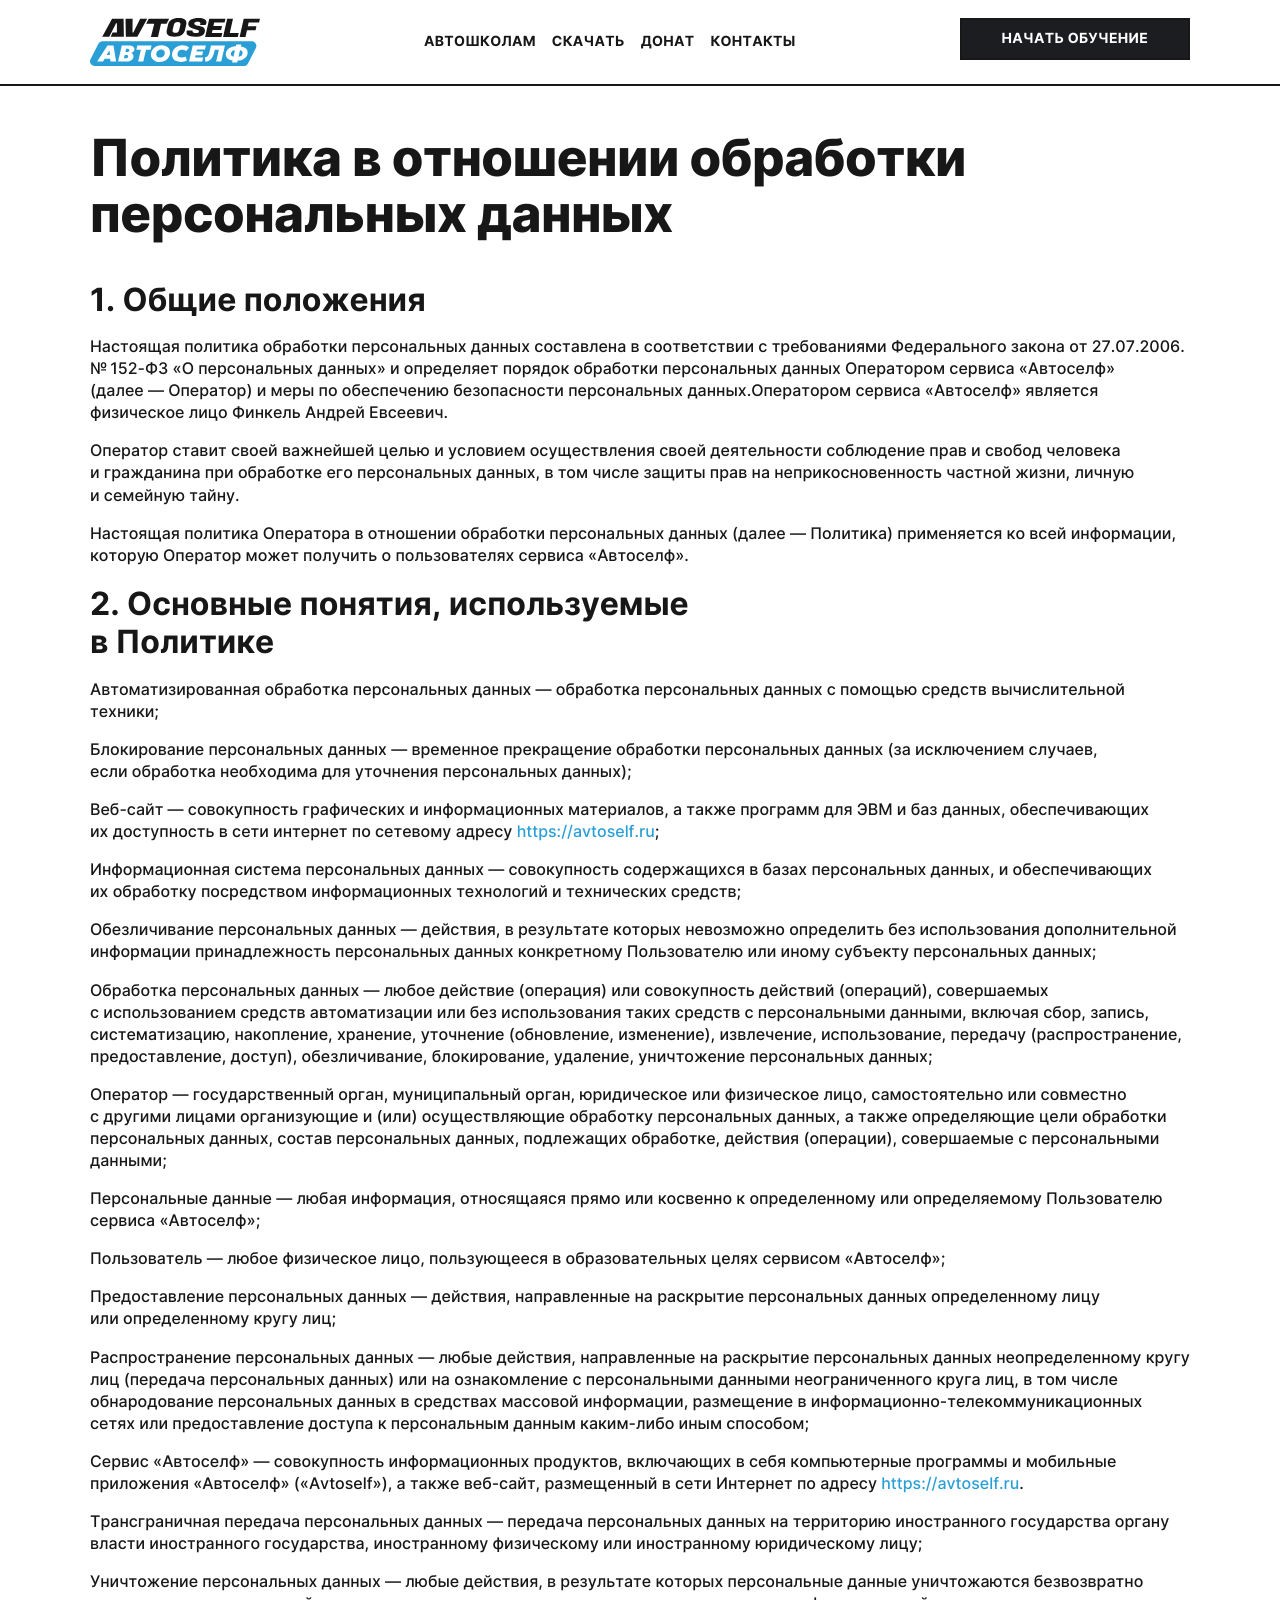
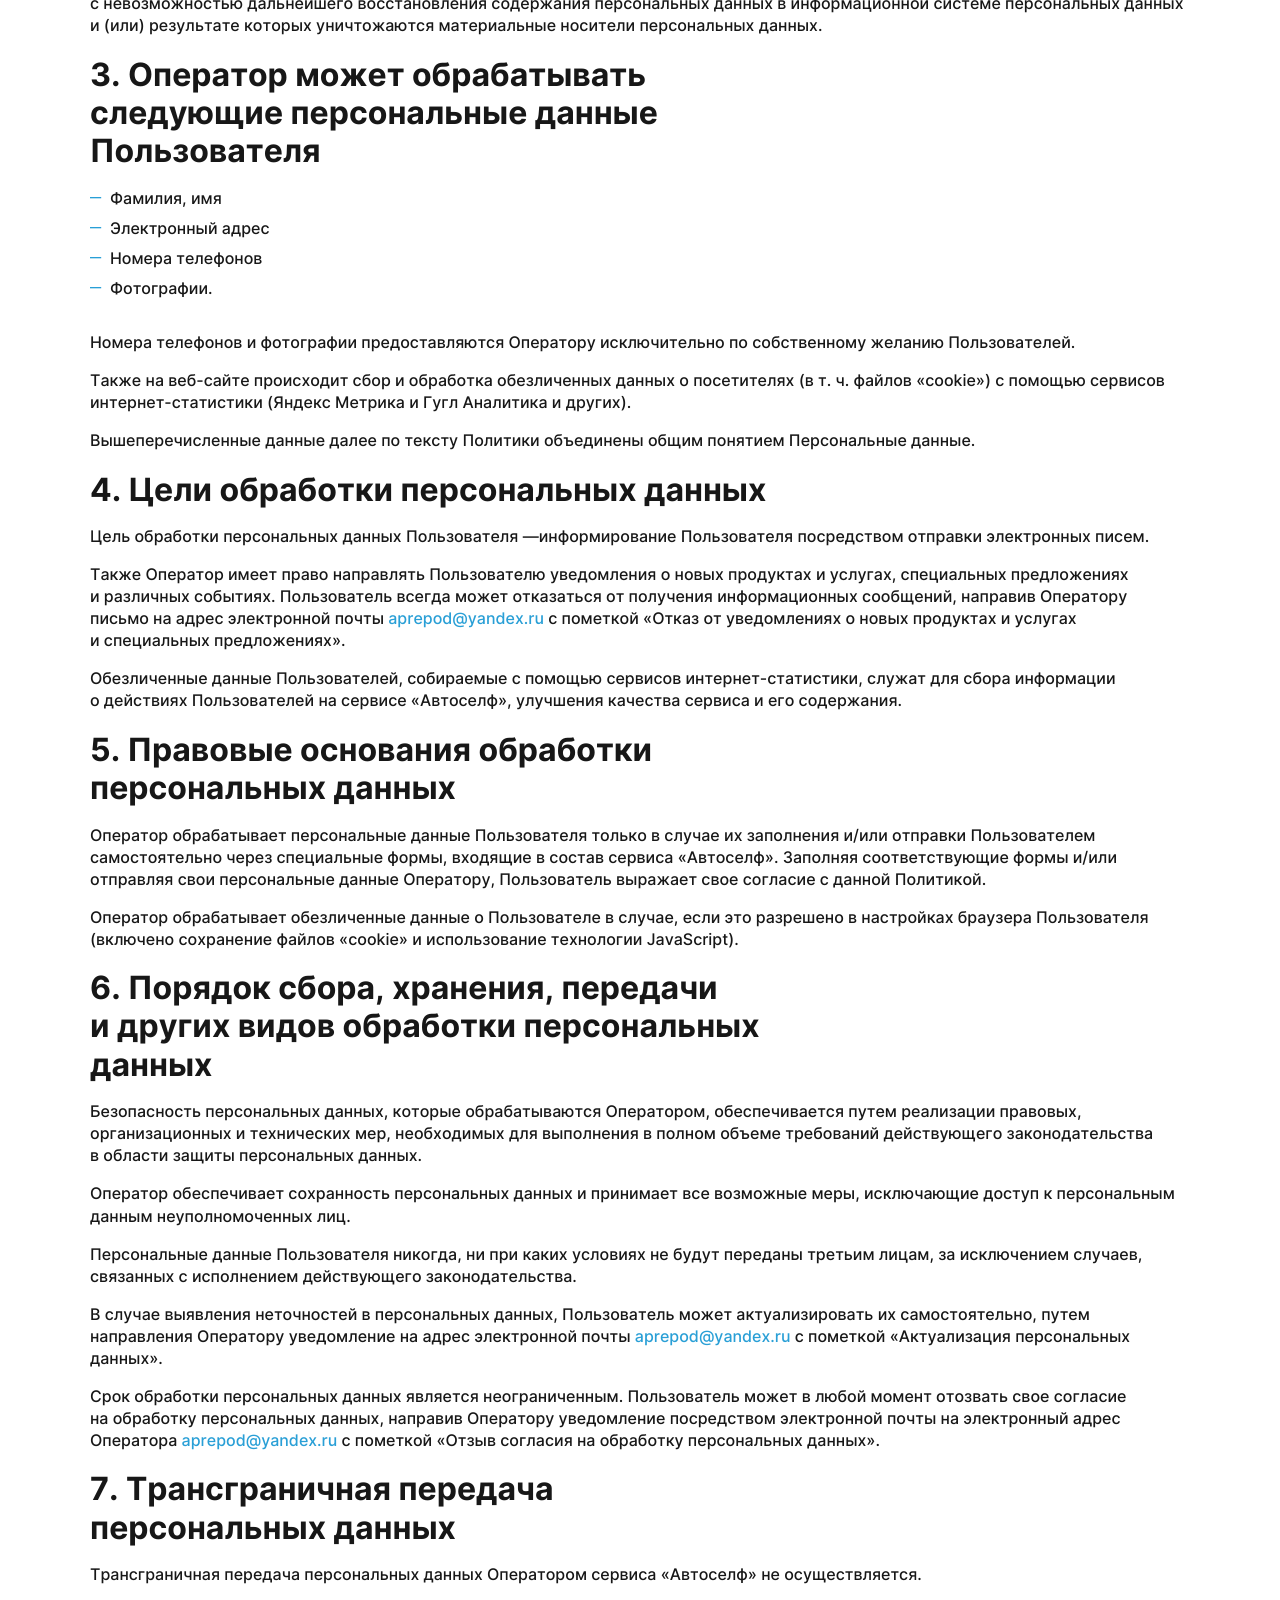
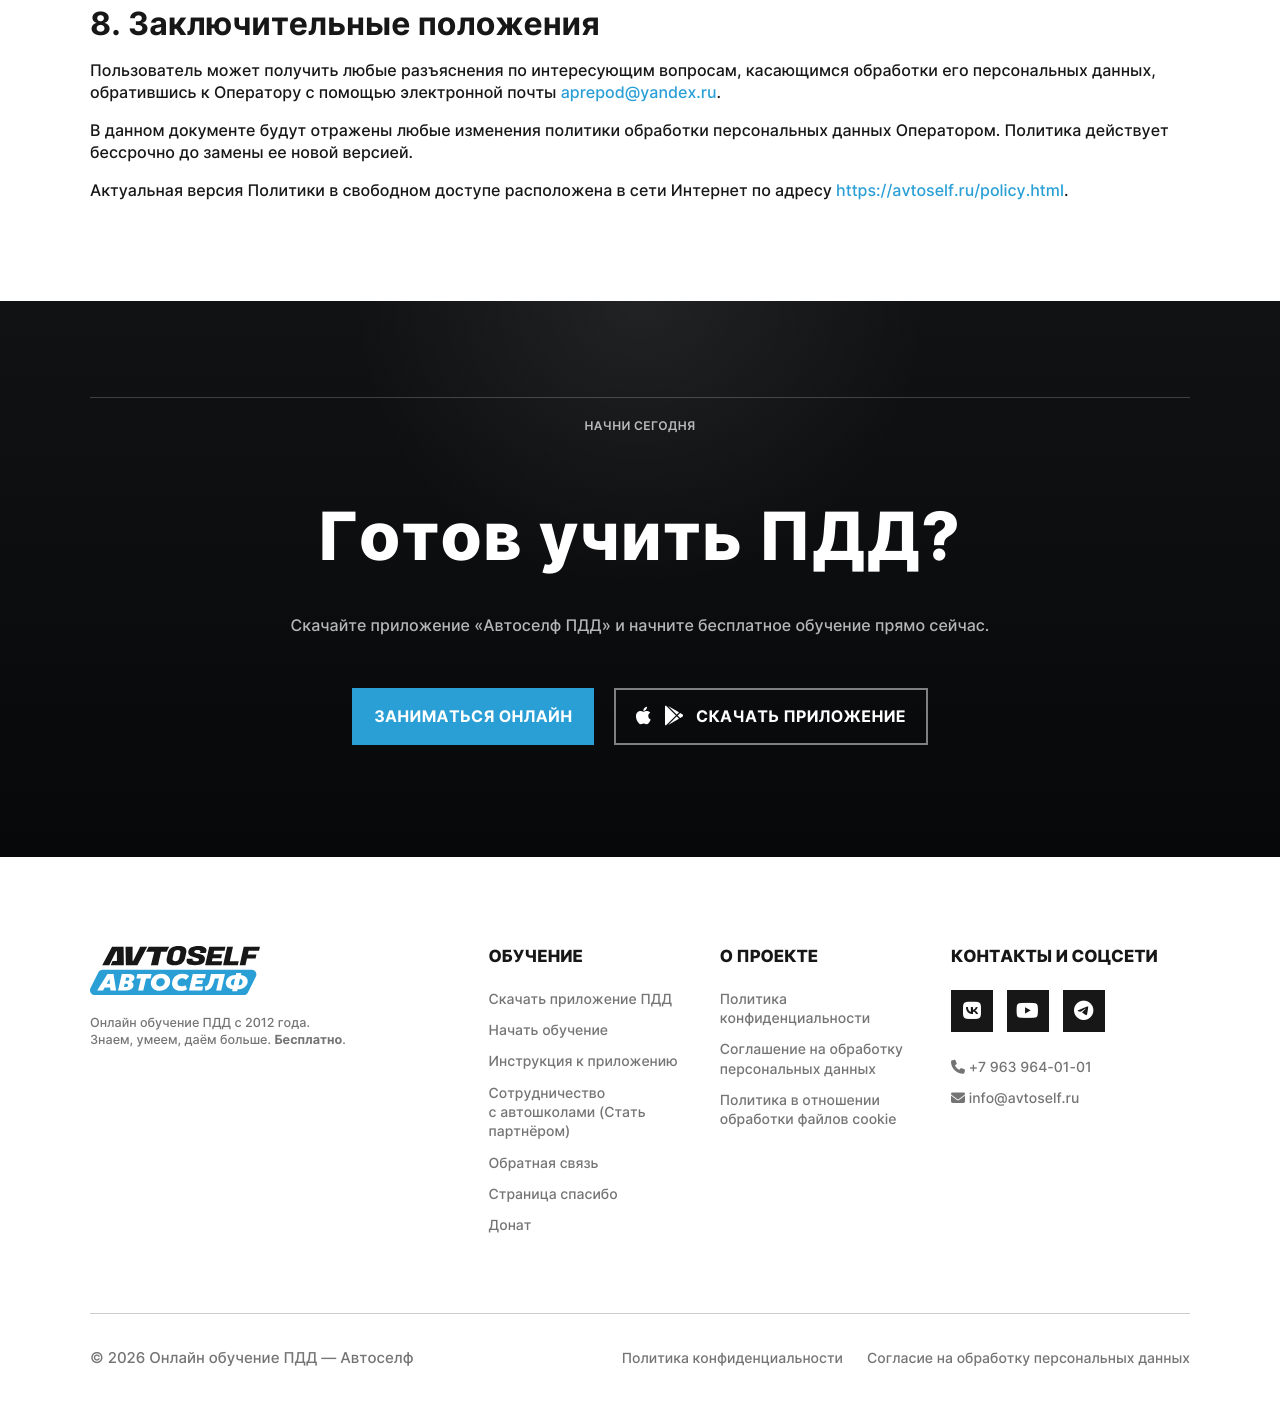
<file: policy.html>
<!DOCTYPE html>
<html lang="en">

<head>
	<meta charset="UTF-8" />
	<meta http-equiv="X-UA-Compatible" content="IE=edge" />
	<meta name="viewport" content="width=device-width, initial-scale=1.0" />
	<title>Проект Avtoself</title>

	<!-- <link rel="preconnect" href="https://fonts.googleapis.com" />
    <link rel="preconnect" href="https://fonts.gstatic.com" crossorigin />
    <link href="https://fonts.googleapis.com/css2?family=Manrope:wght@400;500;600;700;800&display=swap" rel="stylesheet" /> -->

	<!-- <link rel="icon" type="image/x-icon" href="./img/favicons/favicon.svg" />
    <link rel="apple-touch-icon" sizes="180x180" href="./img/favicons/apple-touch-icon.png" /> -->

	<!-- <link rel="stylesheet" href="https://cdnjs.cloudflare.com/ajax/libs/font-awesome/6.4.0/css/all.min.css"> -->
	<link rel="stylesheet" href="./files/css/font-awesome.min.css" />

	<link rel="stylesheet" href="./css/main.css" />
</head>

<body class="body" data-js-body-lock="false">
	<div class="wrapper">
		<section class="seo" data-seo-container data-role="seo-container">
			<div class="container seo__container">
				<div class="seo-item" data-js-seo-item>
					<h1 class="seo-item__trigger" data-js-seo-trigger aria-expanded="false">Заголовок SEO</h1>
					<div class="seo-item__content">
						<div class="seo-item__inner">
							<p>
								SEO ТЕКСТ
							</p>
						</div>
					</div>
				</div>
			</div>
		</section>
		<!-- HEADER -->
		<section class="header-section" data-header-menu>
			<div class="header-section__container container">
				<header class="header-section__menu header-section__menu--fixed" data-sticky-header>
					<div class="header-section__menu-inner container">
						<a href="./" class="header-section__logo" aria-label="Автоселф">
							<img src="./img/icons/logo-avtoself.svg" alt="" />
							<!-- АВТО<span>СЕЛФ</span> -->
						</a>

						<nav class="header-section__nav" data-menu>
							<a href="cooperation.html" class="header-section__nav-link">Автошколам</a>
							<a href="download.html" class="header-section__nav-link">Скачать</a>
							<a href="https://donatty.com/avtoself" target="_blank"
								class="header-section__nav-link">Донат</a>
							<a href="contacts.html" class="header-section__nav-link">Контакты</a>
						</nav>

						<a href="start.html" class="header-section__start-btn ui-btn ui-btn--dark">
							<span class="full">Начать обучение</span>
							<span class="short">Начать</span>
						</a>

						<button class="header-section__burger" type="button" data-menu-toggle aria-label="Открыть меню"
							aria-expanded="false">
							<span></span>
							<span></span>
							<span></span>
						</button>
					</div>
				</header>
			</div>
		</section>

		<main class="main">
			<!-- Политика в отношении обработки персональных данных -->
			<section class="content-section mt-100 mb-100" id="policy">
				<div class="content-section__container container">
					<div class="content content--l">
						<div class="ui-head">
							<h1 class="ui-title">Политика в&#160;отношении обработки персональных данных</h1>
						</div>

						<h2>1. Общие положения</h2>
						<p>
							Настоящая политика обработки персональных данных составлена в&#160;соответствии
							с&#160;требованиями Федерального закона от&#160;27.07.2006. № 152-ФЗ
							&#171;О&#160;персональных данных&#187; и&#160;определяет порядок обработки персональных
							данных Оператором сервиса &#171;Автоселф&#187;
							(далее&#160;&#8212; Оператор) и&#160;меры по&#160;обеспечению безопасности персональных
							данных.Оператором сервиса &#171;Автоселф&#187; является
							физическое лицо Финкель Андрей Евсеевич.
						</p>
						<p>
							Оператор ставит своей важнейшей целью и&#160;условием осуществления своей деятельности
							соблюдение прав и&#160;свобод человека и&#160;гражданина
							при&#160;обработке его персональных данных, в&#160;том числе защиты прав
							на&#160;неприкосновенность частной жизни, личную и&#160;семейную тайну.
						</p>
						<p>
							Настоящая политика Оператора в&#160;отношении обработки персональных данных
							(далее&#160;&#8212; Политика) применяется ко&#160;всей информации, которую
							Оператор может получить о&#160;пользователях сервиса &#171;Автоселф&#187;.
						</p>
						<h2>2. Основные понятия, используемые в&#160;Политике</h2>
						<p>Автоматизированная обработка персональных данных&#160;&#8212; обработка персональных данных
							с&#160;помощью средств вычислительной техники;</p>
						<p>
							Блокирование персональных данных&#160;&#8212; временное прекращение обработки персональных
							данных (за&#160;исключением случаев, если&#160;обработка
							необходима для&#160;уточнения персональных данных);
						</p>
						<p>
							Веб-сайт&#160;&#8212; совокупность графических и&#160;информационных материалов,
							а&#160;также программ для&#160;ЭВМ и&#160;баз данных, обеспечивающих
							их&#160;доступность в&#160;сети интернет по&#160;сетевому адресу
							<a href="https://avtoself.ru/">https://avtoself.ru</a>;
						</p>
						<p>
							Информационная система персональных данных&#160;&#8212; совокупность содержащихся
							в&#160;базах персональных данных, и&#160;обеспечивающих
							их&#160;обработку посредством информационных технологий и&#160;технических средств;
						</p>
						<p>
							Обезличивание персональных данных&#160;&#8212; действия, в&#160;результате которых
							невозможно определить без&#160;использования дополнительной
							информации принадлежность персональных данных конкретному Пользователю или&#160;иному
							субъекту персональных данных;
						</p>
						<p>
							Обработка персональных данных&#160;&#8212; любое действие (операция) или&#160;совокупность
							действий (операций), совершаемых с&#160;использованием
							средств автоматизации или&#160;без&#160;использования таких средств с персональными данными,
							включая сбор, запись, систематизацию, накопление,
							хранение, уточнение (обновление, изменение), извлечение, использование, передачу
							(распространение, предоставление, доступ), обезличивание,
							блокирование, удаление, уничтожение персональных данных;
						</p>
						<p>
							Оператор&#160;&#8212; государственный орган, муниципальный орган, юридическое
							или&#160;физическое лицо, самостоятельно или&#160;совместно
							с&#160;другими лицами организующие и&#160;(или) осуществляющие обработку персональных
							данных, а&#160;также определяющие цели обработки персональных
							данных, состав персональных данных, подлежащих обработке, действия (операции), совершаемые
							с&#160;персональными данными;
						</p>
						<p>
							Персональные данные&#160;&#8212; любая информация, относящаяся прямо или&#160;косвенно
							к&#160;определенному или&#160;определяемому Пользователю
							сервиса &#171;Автоселф&#187;;
						</p>
						<p>Пользователь&#160;&#8212; любое физическое лицо, пользующееся в&#160;образовательных целях
							сервисом &#171;Автоселф&#187;;</p>
						<p>
							Предоставление персональных данных&#160;&#8212; действия, направленные на&#160;раскрытие
							персональных данных определенному лицу или&#160;определенному
							кругу лиц;
						</p>
						<p>
							Распространение персональных данных&#160;&#8212; любые действия, направленные
							на&#160;раскрытие персональных данных неопределенному кругу лиц
							(передача персональных данных) или&#160;на&#160;ознакомление с персональными данными
							неограниченного круга лиц, в&#160;том числе обнародование
							персональных данных в&#160;средствах массовой информации, размещение
							в&#160;информационно-телекоммуникационных сетях или предоставление доступа
							к&#160;персональным данным каким-либо иным способом;
						</p>
						<p>
							Сервис &#171;Автоселф&#187;&#160;&#8212; совокупность информационных продуктов, включающих
							в&#160;себя компьютерные программы и&#160;мобильные
							приложения &#171;Автоселф&#187; (&#171;Avtoself&#187;), а также веб-сайт, размещенный
							в&#160;сети Интернет по&#160;адресу
							<a href="https://avtoself.ru/">https://avtoself.ru</a>.
						</p>
						<p>
							Трансграничная передача персональных данных&#160;&#8212; передача персональных данных
							на&#160;территорию иностранного государства органу власти
							иностранного государства, иностранному физическому или иностранному юридическому лицу;
						</p>
						<p>
							Уничтожение персональных данных&#160;&#8212; любые действия, в&#160;результате которых
							персональные данные уничтожаются безвозвратно
							с&#160;невозможностью дальнейшего восстановления содержания персональных данных
							в&#160;информационной системе персональных данных и&#160;(или)
							результате которых уничтожаются материальные носители персональных данных.
						</p>
						<h2>3. Оператор может обрабатывать следующие персональные данные Пользователя</h2>
						<ul>
							<li>Фамилия, имя</li>
							<li>Электронный адрес</li>
							<li>Номера телефонов</li>
							<li>Фотографии.</li>
						</ul>
						<p>Номера телефонов и&#160;фотографии предоставляются Оператору исключительно
							по&#160;собственному желанию Пользователей.</p>
						<p>
							Также на&#160;веб-сайте происходит сбор и&#160;обработка обезличенных данных
							о&#160;посетителях (в&#160;т.&#160;ч. файлов &#171;cookie&#187;)
							с&#160;помощью сервисов интернет-статистики (Яндекс Метрика и&#160;Гугл Аналитика и других).
						</p>
						<p>Вышеперечисленные данные далее по&#160;тексту Политики объединены общим понятием Персональные
							данные.</p>
						<h2>4. Цели обработки персональных данных</h2>
						<p>Цель обработки персональных данных Пользователя &#8212;информирование Пользователя
							посредством отправки электронных писем.</p>
						<p>
							Также Оператор имеет право направлять Пользователю уведомления о&#160;новых продуктах
							и&#160;услугах, специальных предложениях и&#160;различных
							событиях. Пользователь всегда может отказаться от&#160;получения информационных сообщений,
							направив Оператору письмо на&#160;адрес электронной почты
							<a href="mailto:aprepod@yandex.ru">aprepod@yandex.ru</a> с&#160;пометкой &#171;Отказ
							от&#160;уведомлениях о&#160;новых продуктах и&#160;услугах
							и&#160;специальных предложениях&#187;.
						</p>
						<p>
							Обезличенные данные Пользователей, собираемые с&#160;помощью сервисов интернет-статистики,
							служат для&#160;сбора информации о&#160;действиях
							Пользователей на&#160;сервисе &#171;Автоселф&#187;, улучшения качества сервиса и&#160;его
							содержания.
						</p>
						<h2>5. Правовые основания обработки персональных данных</h2>
						<p>
							Оператор обрабатывает персональные данные Пользователя только в&#160;случае
							их&#160;заполнения и/или отправки Пользователем самостоятельно через
							специальные формы, входящие в&#160;состав сервиса &#171;Автоселф&#187;. Заполняя
							соответствующие формы и/или отправляя свои персональные данные
							Оператору, Пользователь выражает свое согласие с&#160;данной Политикой.
						</p>
						<p>
							Оператор обрабатывает обезличенные данные о&#160;Пользователе в&#160;случае, если&#160;это
							разрешено в&#160;настройках браузера Пользователя (включено
							сохранение файлов &#171;cookie&#187; и&#160;использование технологии JavaScript).
						</p>
						<h2>6. Порядок сбора, хранения, передачи и&#160;других видов обработки персональных данных</h2>
						<p>
							Безопасность персональных данных, которые обрабатываются Оператором, обеспечивается путем
							реализации правовых, организационных и&#160;технических мер,
							необходимых для&#160;выполнения в&#160;полном объеме требований действующего
							законодательства в&#160;области защиты персональных данных.
						</p>
						<p>
							Оператор обеспечивает сохранность персональных данных и&#160;принимает все возможные меры,
							исключающие доступ к&#160;персональным данным
							неуполномоченных лиц.
						</p>
						<p>
							Персональные данные Пользователя никогда, ни&#160;при&#160;каких условиях не&#160;будут
							переданы третьим лицам, за&#160;исключением случаев, связанных
							с&#160;исполнением действующего законодательства.
						</p>
						<p>
							В&#160;случае выявления неточностей в&#160;персональных данных, Пользователь может
							актуализировать их&#160;самостоятельно, путем направления Оператору
							уведомление на&#160;адрес электронной почты
							<a href="mailto:aprepod@yandex.ru">aprepod@yandex.ru</a> с&#160;пометкой &#171;Актуализация
							персональных данных&#187;.
						</p>
						<p>
							Срок обработки персональных данных является неограниченным. Пользователь может в&#160;любой
							момент отозвать свое согласие на&#160;обработку
							персональных данных, направив Оператору уведомление посредством электронной почты
							на&#160;электронный адрес Оператора
							<a href="mailto:aprepod@yandex.ru">aprepod@yandex.ru</a> с&#160;пометкой &#171;Отзыв
							согласия на&#160;обработку персональных данных&#187;.
						</p>
						<h2>7. Трансграничная передача персональных данных</h2>
						<p>Трансграничная передача персональных данных Оператором сервиса &#171;Автоселф&#187;
							не&#160;осуществляется.</p>
						<h2>8. Заключительные положения</h2>
						<p>
							Пользователь может получить любые разъяснения по&#160;интересующим вопросам, касающимся
							обработки его персональных данных, обратившись
							к&#160;Оператору с&#160;помощью электронной почты
							<a href="mailto:aprepod@yandex.ru">aprepod@yandex.ru</a>.
						</p>
						<p>
							В&#160;данном документе будут отражены любые изменения политики обработки персональных
							данных Оператором. Политика действует бессрочно до&#160;замены
							ее&#160;новой версией.
						</p>
						<p>
							Актуальная версия Политики в&#160;свободном доступе расположена в&#160;сети Интернет
							по&#160;адресу
							<a href="https://avtoself.ru/policy.html">https://avtoself.ru/policy.html</a>.
						</p>
					</div>
				</div>
			</section>

			<section class="final-cta" id="start">
				<div class="final-cta__container container">
					<div class="final-cta__inner">
						<div class="final-cta__eyebrow">Начни сегодня</div>

						<h2 class="final-cta__title">Готов учить ПДД?</h2>
						<div class="final-cta__text content">
							<p>Скачайте приложение &#171;Автоселф ПДД&#187; и&#160;начните бесплатное обучение прямо
								сейчас.</p>
						</div>
						<div class="btn-actions btn-actions--center btn-actions--460">
							<a href="#training" class="ui-btn ui-btn--blue ui-btn--lg">Заниматься онлайн</a>

							<a href="download.html" class="ui-btn ui-btn--outline-light ui-btn--lg">
								<i class="fa-brands fa-apple text-2xl"></i>
								<i class="fa-brands fa-google-play text-2xl"></i>
								<span>Скачать приложение</span>
							</a>
						</div>
					</div>
				</div>
			</section>

			<!-- ================= МОДАЛКА 1: общая заявка ================= -->
			<div class="modal-overlay" id="lead-modal">
				<div class="modal-box">
					<button type="button" class="modal-close" data-modal-close aria-label="Закрыть">&#215;</button>
					<h2 class="modal-title" data-modal_name_form></h2>
					<div class="modal-subtitle" data-modal_name_subtitle>Оставьте телефон&#160;&#8212; перезвоним
						и&#160;ответим на&#160;все вопросы.</div>

					<!-- data-js-form-redirect="/spasibo" -->
					<form class="js-form mt-20" data-js-form novalidate>
						<!-- Технические поля -->
						<input type="hidden" name="name_form" value="" data-js-label="Тип заявки" data-js-required />
						<input type="text" name="extra_contact" class="hp-field" data-js-validate="honeypot"
							tabindex="-1" autocomplete="off" />
						<!-- UTM-метки -->
						<input type="hidden" name="utm_source" data-js-label="UTM-источник" />
						<input type="hidden" name="utm_medium" data-js-label="UTM-канал" />
						<input type="hidden" name="utm_campaign" data-js-label="UTM-кампания" />
						<input type="hidden" name="utm_content" data-js-label="UTM-содержание" />
						<input type="hidden" name="utm_term" data-js-label="UTM-ключевое слово" />

						<div class="field">
							<label>Имя</label>
							<input type="text" name="client_name" placeholder="Как к вам обращаться" data-js-label="Имя"
								data-js-required data-js-validate="text" data-js-minlength="2" data-js-maxlength="20" />
							<div class="field-error"></div>
						</div>
						<div class="field">
							<label>Телефон</label>
							<input type="tel" name="client_phone" placeholder="+7 (___) ___-__-__" class="js-phone-mask"
								data-js-label="Телефон" data-js-required data-js-validate="phone" />
							<div class="field-error"></div>
						</div>

						<div class="field">
							<label>Как&#160;удобнее ответить</label>
							<div class="js-select">
								<button type="button" class="js-select-trigger">
									<span class="js-select-value">Telegram</span>
									<svg class="chev" viewBox="0 0 12 8" fill="none" stroke="currentColor"
										stroke-width="1.8" stroke-linecap="round" stroke-linejoin="round">
										<path d="M1 1L6 6L11 1" />
									</svg>
								</button>
								<ul class="js-select-options">
									<li data-value="Email" class="active">Email</li>
									<li data-value="Telegram">Telegram</li>
									<li data-value="WhatsApp">WhatsApp</li>
									<li data-value="MAX">мессенджер Max</li>
									<li data-value="Телефон" data-disabled="true">Телефон (временно не&#160;доступно)
									</li>
								</ul>
							</div>
							<input type="text" hidden data-js-label="Как удобнее ответить" name="contact_way"
								data-js-required value="Email" />
						</div>

						<!-- Согласие -->
						<div class="field field--checkbox">
							<label class="checkbox-row">
								<input type="checkbox" name="privacy_agree" value="Согласие получено"
									data-js-required />
								<p>
									Оставляя свои контактные данные, я&#160;принимаю условия
									<a href="policy.html" target="_blank" rel="noopener">Политики конфиденциальности</a>
									и&#160;даю <a href="person.html" target="_blank" rel="noopener">Согласие
										на&#160;обработку персональных данных</a>.
								</p>
							</label>
							<div class="field-error"></div>
						</div>

						<button type="submit" class="btn ui-btn ui-btn--dark" data-modal_submit_label>Отправить
							заявку</button>
					</form>
					<div class="modal-success">
						<div>Спасибо! Мы&#160;свяжемся с&#160;вами в&#160;ближайшее время.</div>
					</div>
				</div>
			</div>
		</main>
		<footer class="footer" id="contacts">
			<div class="footer__container container">
				<div class="footer__top">
					<div class="footer__brand">
						<a href="#" class="footer__logo" aria-label="Автоселф">
							<!-- АВТО<span>СЕЛФ</span>  -->
							<img src="./img/icons/logo-avtoself.svg" alt="" />
						</a>

						<p class="footer__description">Онлайн обучение ПДД с&#160;2012 года. <br />Знаем, умеем, даём
							больше. <strong>Бесплатно</strong>.</p>
					</div>

					<nav class="footer__column" aria-label="Обучение">
						<h2 class="footer__title">Обучение</h2>

						<ul class="footer__list">
							<!-- <li><a href="#training">Курс лекций ПДД</a></li> -->
							<li><a href="download.html">Скачать приложение ПДД</a></li>
							<li><a href="start.html">Начать обучение</a></li>
							<li><a href="instruction.html">Инструкция к&#160;приложению</a></li>

							<li><a href="cooperation.html">Сотрудничество с&#160;автошколами (Стать партнёром)</a></li>

							<li><a href="contacts.html">Обратная связь</a></li>
							<li><a href="spasibo.html">Страница спасибо</a></li>
							<!-- <li><a href="#process">Как это работает</a></li> -->
							<!-- <li><a href="#process">Как это работает</a></li> -->
							<li><a href="https://donatty.com/avtoself" target="_blank">Донат</a></li>
						</ul>
					</nav>

					<nav class="footer__column" aria-label="О проекте">
						<h2 class="footer__title">О&#160;проекте</h2>

						<ul class="footer__list">
							<li><a href="policy.html">Политика конфиденциальности</a></li>
							<li><a href="person.html">Соглашение на&#160;обработку персональных данных</a></li>
							<li><a href="cookie.html">Политика в&#160;отношении обработки файлов cookie</a></li>
						</ul>
					</nav>

					<div class="footer__contacts">
						<h2 class="footer__title">Контакты и&#160;соцсети</h2>

						<div class="footer__socials">
							<a href="https://vk.com/avtoself" class="footer__social" target="_blank"
								aria-label="ВКонтакте">
								<i class="fa-brands fa-vk"></i>
								<!-- VK -->
							</a>
							<a href="https://www.youtube.com/channel/UCDaU1h_xuPED1HZTBox4rQw" target="_blank"
								class="footer__social" aria-label="YouTube">
								<i class="fa-brands fa-youtube"></i>
								<!-- YT -->
							</a>
							<a href="#" class="footer__social" target="_blank" aria-label="Telegram">
								<i class="fa-brands fa-telegram"></i>
								<!-- TG -->
							</a>
							<!-- https://www.facebook.com/Avtoself -->
						</div>

						<div class="footer__contact-list">
							<a href="tel:+79639640101"><i class="fa-solid fa-phone"></i> +7&#160;963&#160;964-01-01</a>
							<a href="mailto:info@avtoself.ru"><i class="fa-solid fa-envelope"></i> info@avtoself.ru</a>
						</div>
					</div>
				</div>

				<div class="footer__bottom">
					<p class="footer__copyright">&#169; 2026 Онлайн обучение ПДД&#160;&#8212; Автоселф</p>

					<div class="footer__bottom-links">
						<a href="policy.html">Политика конфиденциальности</a>
						<a href="#!">Согласие на&#160;обработку персональных данных</a>
					</div>
				</div>
			</div>
		</footer>
	</div>

	<!-- Сторонние библиотеки (если используете маски, слайдеры и т.д.) -->
	<script src="./js/imask.js" defer></script>

	<!-- Изолированные модули интерфейса (только объявляют функции/классы) -->
	<script src="./js/modules/header-menu.js" defer></script>
	<script src="./js/modules/faq-module.js" defer></script>
	<script src="./js/modules/seo-module.js" defer></script>
	<script src="./js/modules/graduates-reviews.js" defer></script>

	<!-- Модальные окна и валидация форм -->
	<!-- Просто файл -->
	<!-- <script src="./js/modals.js" defer></script> -->
	<!-- Модуль файл -->
	<script src="./js/modules/avtoself-modal-forms.js" defer></script>

	<!-- Главный диспетчер запуска (стартует всё после готовности модулей) -->
	<script src="./js/init-all.js" defer></script>
</body>

</html>
</file>
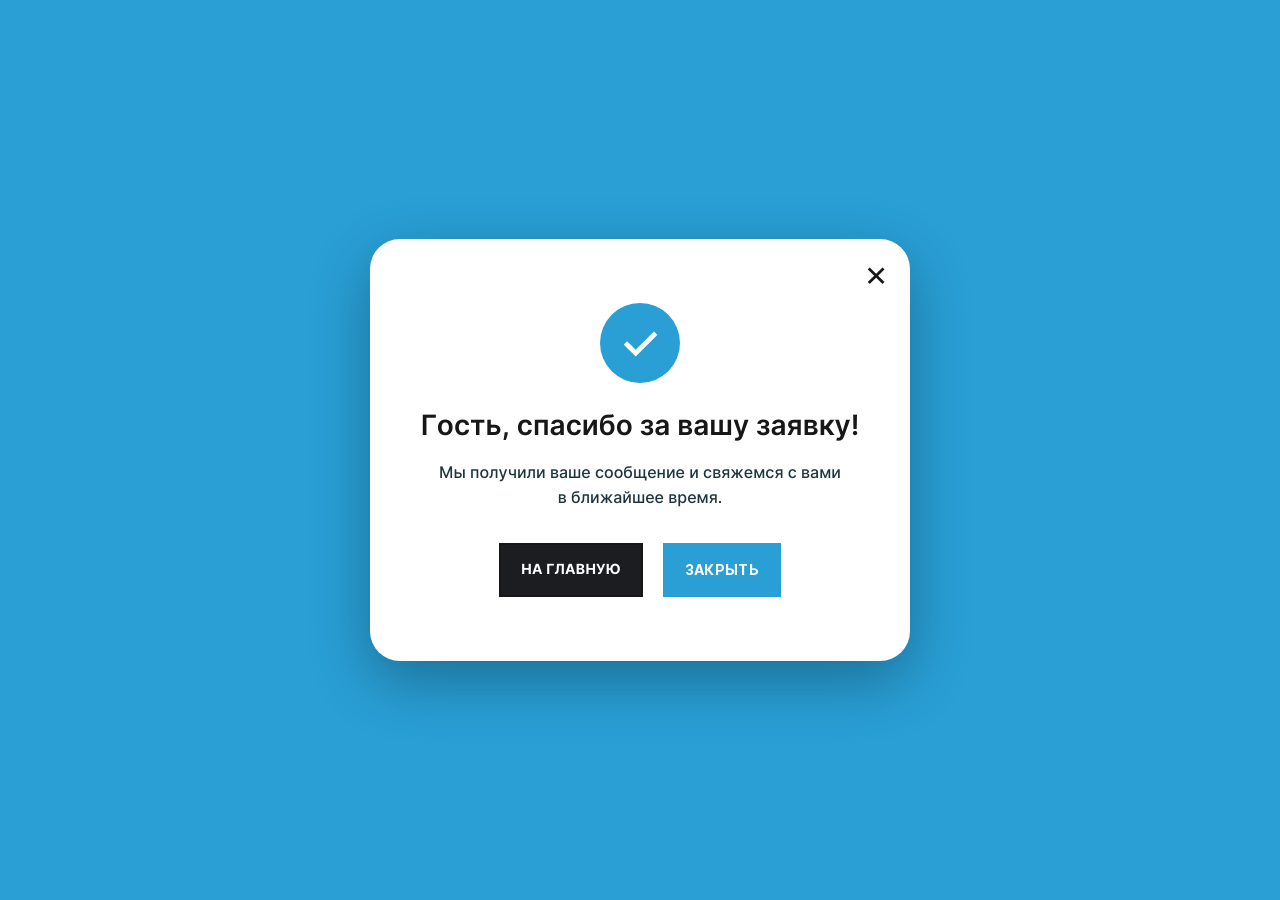
<file: spasibo.html>
<!DOCTYPE html>
<html lang="ru">

<head>
	<meta charset="UTF-8" />
	<meta http-equiv="X-UA-Compatible" content="IE=edge" />
	<meta name="viewport" content="width=device-width, initial-scale=1.0" />
	<title>Спасибо за&#160;заявку!</title>
	<link rel="stylesheet" href="./files/css/font-awesome.min.css" />
	<link rel="stylesheet" href="./css/main.css" />
</head>

<body class="body" data-js-body-lock="false">
	<div class="wrapper">
		<main class="main">
			<section class="thank-you-overlay" data-js-thank>
				<div class="thank-you">
					<!-- Кнопка закрытия (крестик) -->
					<button class="thank-you__close" data-js-close aria-label="Закрыть" title="Закрыть">&#215;</button>

					<!-- Иконка успеха -->
					<div class="thank-you__icon">✓</div>

					<!-- Заголовок с именем пользователя -->
					<h1 class="thank-you__title"><span id="userName">Гость</span>, спасибо за&#160;вашу заявку!</h1>

					<!-- Текст -->
					<p class="thank-you__text">
						Мы&#160;получили ваше сообщение и&#160;свяжемся с&#160;вами в&#160;ближайшее время.
					</p>

					<!-- Кнопка возврата -->

					<div class="thank-you__btn btn-actions btn-actions--center btn-actions--460">
						<a href="./" class="ui-btn  ui-btn--dark">На&#160;главную</a>
						<button data-js-close class="ui-btn ui-btn--blue">Закрыть</button>
					</div>
				</div>
			</section>
		</main>
	</div>

	<!-- Сторонние библиотеки (если используете маски, слайдеры и т.д.) -->
	<script src="./js/imask.js" defer></script>

	<!-- Изолированные модули интерфейса (только объявляют функции/классы) -->
	<script src="./js/modules/header-menu.js" defer></script>
	<script src="./js/modules/faq-module.js" defer></script>
	<script src="./js/modules/seo-module.js" defer></script>
	<script src="./js/modules/graduates-reviews.js" defer></script>

	<!-- Модальные окна и валидация форм -->
	<!-- <script src="./js/modals.js" defer></script> -->
	<script src="./js/modules/avtoself-modal-forms.js" defer></script>
	<!-- Скрипты Swiper -->
	<!-- <script src="./js/swiper-bundle.min.js" defer></script> -->

	<!-- Модуль для слайдеров -->
	<!-- <script src="./js/modules/sliders-module.js" defer></script> -->

	<!-- Главный диспетчер запуска (стартует всё после готовности модулей) -->
	<script src="./js/init-all.js" defer></script>

	<script>
		if (document.querySelector("[data-js-thank]")) {
			// Получаем имя из URL
			const urlParams = new URLSearchParams(window.location.search);
			const userName = urlParams.get("name") || "Гость";

			// Вставляем имя в заголовок
			document.getElementById("userName").textContent = userName;

			// Обработка клика по крестику
			const closeBtns = document.querySelectorAll("[data-js-close]");

			closeBtns.forEach(closeBtn => {
				closeBtn.addEventListener("click", () => {
					window.history.back();
				});
			});

			// Обработка клика по фону (опционально)
			const overlay = document.querySelector(".thank-you-overlay");
			overlay.addEventListener("click", event => {
				if (event.target === overlay) {
					window.history.back();
				}
			});

			// Закрытие по клавише Escape
			document.addEventListener("keydown", event => {
				if (event.key === "Escape") {
					window.history.back();
				}
			});
		}
	</script>
</body>

</html>
</file>
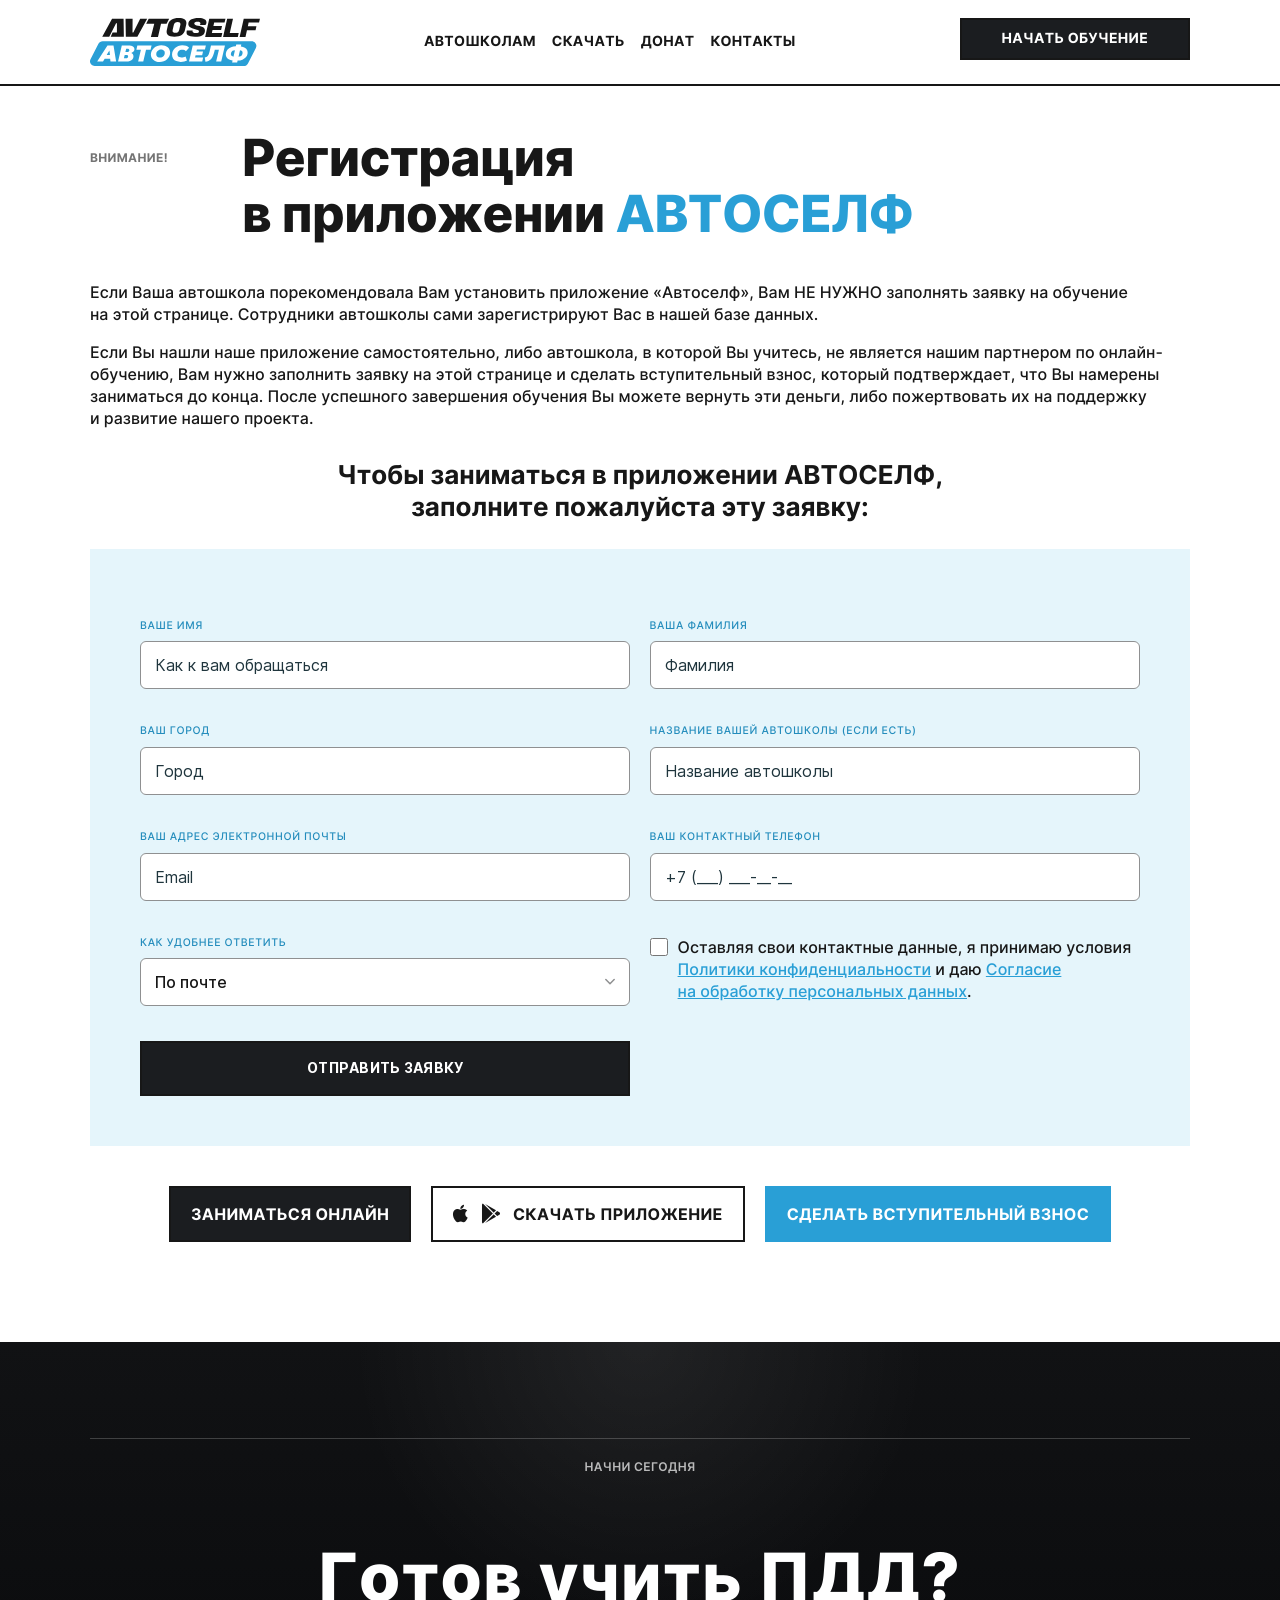
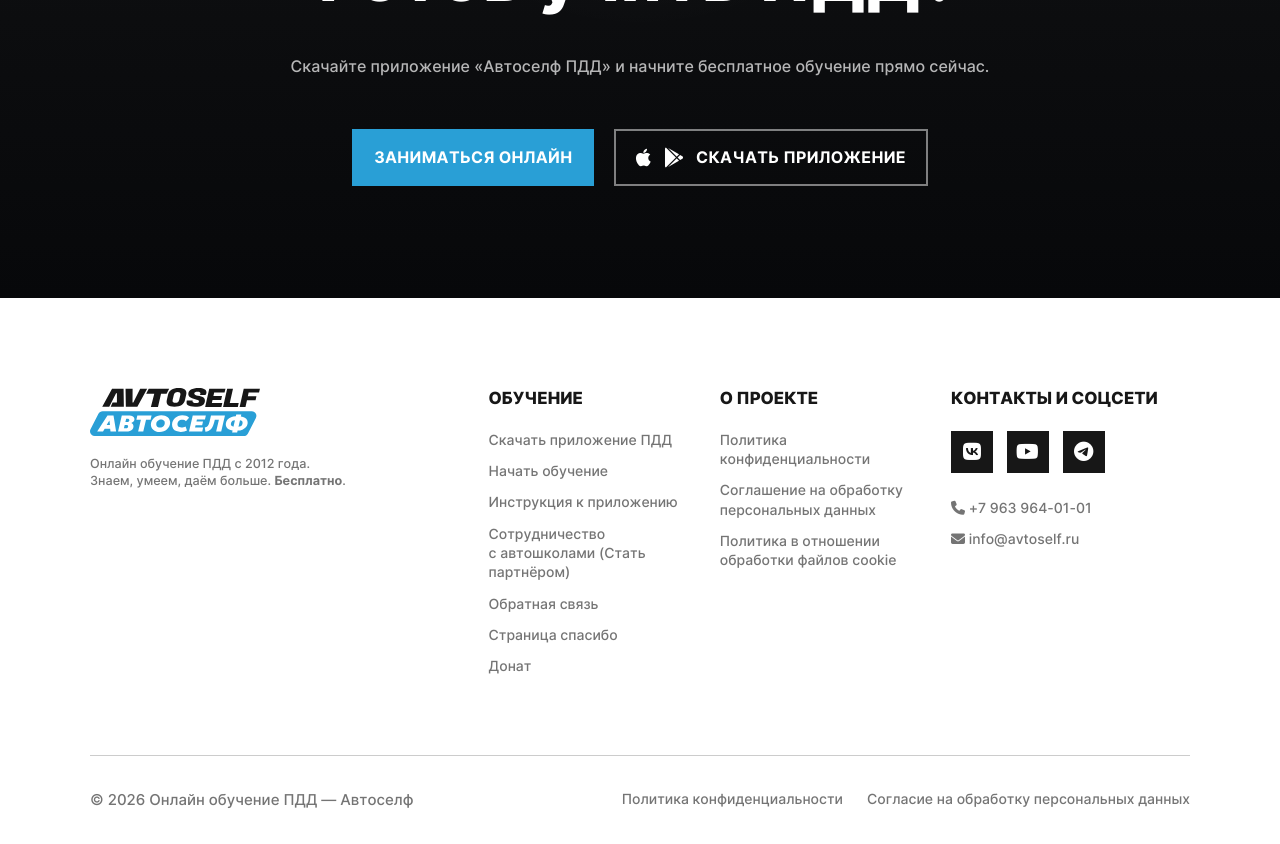
<file: start.html>
<!DOCTYPE html>
<html lang="en">

<head>
	<meta charset="UTF-8" />
	<meta http-equiv="X-UA-Compatible" content="IE=edge" />
	<meta name="viewport" content="width=device-width, initial-scale=1.0" />
	<title>Проект Avtoself</title>

	<!-- <link rel="preconnect" href="https://fonts.googleapis.com" />
    <link rel="preconnect" href="https://fonts.gstatic.com" crossorigin />
    <link href="https://fonts.googleapis.com/css2?family=Manrope:wght@400;500;600;700;800&display=swap" rel="stylesheet" /> -->

	<!-- <link rel="icon" type="image/x-icon" href="./img/favicons/favicon.svg" />
    <link rel="apple-touch-icon" sizes="180x180" href="./img/favicons/apple-touch-icon.png" /> -->

	<!-- <link rel="stylesheet" href="https://cdnjs.cloudflare.com/ajax/libs/font-awesome/6.4.0/css/all.min.css"> -->
	<link rel="stylesheet" href="./files/css/font-awesome.min.css" />

	<link rel="stylesheet" href="./css/main.css" />
</head>

<body class="body" data-js-body-lock="false">
	<div class="wrapper">
		<section class="seo" data-seo-container data-role="seo-container">
			<div class="container seo__container">
				<div class="seo-item" data-js-seo-item>
					<h1 class="seo-item__trigger" data-js-seo-trigger aria-expanded="false">Заголовок SEO</h1>
					<div class="seo-item__content">
						<div class="seo-item__inner">
							<p>
								SEO ТЕКСТ
							</p>
						</div>
					</div>
				</div>
			</div>
		</section>
		<!-- HEADER -->
		<section class="header-section" data-header-menu>
			<div class="header-section__container container">
				<header class="header-section__menu header-section__menu--fixed" data-sticky-header>
					<div class="header-section__menu-inner container">
						<a href="./" class="header-section__logo" aria-label="Автоселф">
							<img src="./img/icons/logo-avtoself.svg" alt="" />
							<!-- АВТО<span>СЕЛФ</span> -->
						</a>

						<nav class="header-section__nav" data-menu>
							<a href="cooperation.html" class="header-section__nav-link">Автошколам</a>
							<a href="download.html" class="header-section__nav-link">Скачать</a>
							<a href="https://donatty.com/avtoself" target="_blank"
								class="header-section__nav-link">Донат</a>
							<a href="contacts.html" class="header-section__nav-link">Контакты</a>
						</nav>

						<a href="start.html" class="header-section__start-btn ui-btn ui-btn--dark">
							<span class="full">Начать обучение</span>
							<span class="short">Начать</span>
						</a>

						<button class="header-section__burger" type="button" data-menu-toggle aria-label="Открыть меню"
							aria-expanded="false">
							<span></span>
							<span></span>
							<span></span>
						</button>
					</div>
				</header>
			</div>
		</section>

		<main class="main">
			<section class="content-section mt-100" id="reg">
				<div class="content-section__container container">
					<div class="content">
						<div class="ui-head">
							<div class="ui-label">ВНИМАНИЕ!</div>

							<h1 class="ui-title">Регистрация <br />в&#160;приложении <span>АВТОСЕЛФ</span></h1>
						</div>
						<p>
							Если&#160;Ваша автошкола порекомендовала Вам установить приложение &#171;Автоселф&#187;, Вам
							НЕ&#160;НУЖНО заполнять заявку на&#160;обучение
							на&#160;этой странице. Сотрудники автошколы сами зарегистрируют Вас в нашей базе данных.
						</p>
						<p>
							Если&#160;Вы&#160;нашли наше приложение самостоятельно, либо автошкола, в&#160;которой
							Вы&#160;учитесь, не&#160;является нашим партнером
							по&#160;онлайн-обучению, Вам нужно заполнить заявку на&#160;этой странице и&#160;сделать
							вступительный взнос, который подтверждает, что
							Вы&#160;намерены заниматься до&#160;конца. После успешного завершения обучения
							Вы&#160;можете вернуть эти деньги, либо пожертвовать
							их&#160;на&#160;поддержку и&#160;развитие нашего проекта.
						</p>
						<h3>Чтобы заниматься в&#160;приложении АВТОСЕЛФ, заполните пожалуйста эту заявку:</h3>

						<div class="content__form">
							<!-- ФОРМА -->
							<form class="js-form form mt-20" data-js-form-redirect="/spasibo.html" data-js-form
								novalidate>
								<!-- Технические поля -->
								<input type="hidden" name="name_form" value="Регистрация в приложении АВТОСЕЛФ"
									data-js-label="Тип заявки" data-js-required />
								<input type="text" name="extra_contact" class="hp-field" data-js-validate="honeypot"
									tabindex="-1" autocomplete="off" />
								<!-- UTM-метки -->
								<input type="hidden" name="utm_source" data-js-label="UTM-источник" />
								<input type="hidden" name="utm_medium" data-js-label="UTM-канал" />
								<input type="hidden" name="utm_campaign" data-js-label="UTM-кампания" />
								<input type="hidden" name="utm_content" data-js-label="UTM-содержание" />
								<input type="hidden" name="utm_term" data-js-label="UTM-ключевое слово" />

								<!-- Имя -->
								<div class="field">
									<label>Ваше имя</label>
									<input type="text" name="client_name" placeholder="Как к вам обращаться"
										data-js-label="Имя" data-js-required data-js-validate="text"
										data-js-minlength="2" data-js-maxlength="20" />
									<div class="field-error"></div>
								</div>

								<!-- Фамилия -->
								<div class="field">
									<label>Ваша фамилия</label>
									<input type="text" name="client_surname" placeholder="Фамилия"
										data-js-label="Фамилия" data-js-required data-js-validate="text"
										data-js-minlength="2" data-js-maxlength="20" />
									<div class="field-error"></div>
								</div>

								<!-- Город -->
								<div class="field">
									<label>Ваш город</label>
									<input type="text" name="client_city" placeholder="Город" data-js-label="Город"
										data-js-required data-js-validate="text" data-js-minlength="2"
										data-js-maxlength="20" />
									<div class="field-error"></div>
								</div>

								<!-- Название автошколы -->
								<div class="field">
									<label>Название Вашей автошколы <span>(если&#160;есть)</span></label>
									<input type="text" name="client_driving" placeholder="Название автошколы"
										data-js-label="Название автошколы" data-js-validate="text" data-js-minlength="4"
										data-js-maxlength="20" />
									<div class="field-error"></div>
								</div>

								<!-- Адрес электронной почты -->
								<div class="field">
									<label>Ваш адрес электронной почты</label>
									<input type="text" name="client_email" placeholder="Email" data-js-label="Email"
										data-js-required data-js-validate="email" />
									<div class="field-error"></div>
								</div>

								<!-- Контактный телефон -->
								<div class="field">
									<label>Ваш контактный телефон</label>
									<input type="tel" name="client_phone" placeholder="+7 (___) ___-__-__"
										class="js-phone-mask" data-js-label="Телефон" data-js-required
										data-js-validate="phone" />
									<div class="field-error"></div>
								</div>

								<!-- Способ связи -->
								<div class="field">
									<label>Как&#160;удобнее ответить</label>
									<div class="js-select">
										<button type="button" class="js-select-trigger">
											<span class="js-select-value">По&#160;почте</span>
											<svg class="chev" viewBox="0 0 12 8" fill="none" stroke="currentColor"
												stroke-width="1.8" stroke-linecap="round" stroke-linejoin="round">
												<path d="M1 1L6 6L11 1" />
											</svg>
										</button>
										<ul class="js-select-options">
											<li data-value="Email" class="active">По&#160;почте</li>
											<li data-value="Telegram">Telegram</li>
											<li data-value="WhatsApp">WhatsApp</li>
											<li data-value="MAX">мессенджер Max</li>
											<li data-value="Телефон" data-disabled="true">Телефон (временно
												не&#160;доступно)</li>
										</ul>
									</div>
									<input type="text" hidden data-js-label="Как удобнее ответить" name="contact_way"
										data-js-required value="Email" />
								</div>

								<!-- Согласие -->
								<div class="field field--checkbox">
									<label class="checkbox-row">
										<input type="checkbox" name="privacy_agree" value="Согласие получено"
											data-js-required />
										<p>
											Оставляя свои контактные данные, я&#160;принимаю условия
											<a href="policy.html" target="_blank" rel="noopener">Политики
												конфиденциальности</a>
											и&#160;даю <a href="person.html" target="_blank" rel="noopener">Согласие
												на&#160;обработку персональных данных</a>.
										</p>
									</label>
									<div class="field-error"></div>
								</div>

								<button type="submit" class="btn ui-btn ui-btn--dark" data-modal_submit_label>Отправить
									заявку</button>
							</form>
						</div>

						<div class="btn-actions btn-actions--460 mt-40 mb-80 content__btns">
							<!-- Заниматься онлайн -->
							<a href="#training" class="ui-btn ui-btn--lg ui-btn--dark">Заниматься онлайн</a>
							<!-- Скачать приложение -->
							<a href="download.html" class="ui-btn ui-btn--lg ui-btn--light">
								<i class="fa-brands fa-apple text-2xl"></i>
								<i class="fa-brands fa-google-play text-2xl"></i>
								<span>Скачать приложение</span>
							</a>
							<!-- Сделать вступительный взнос -->
							<a href="https://donatty.com/avtoself" target="_blank"
								class="ui-btn ui-btn--lg ui-btn--accent">Сделать вступительный взнос</a>
						</div>
					</div>
				</div>
			</section>
			<section class="final-cta" id="start">
				<div class="final-cta__container container">
					<div class="final-cta__inner">
						<div class="final-cta__eyebrow">Начни сегодня</div>

						<h2 class="final-cta__title">Готов учить ПДД?</h2>
						<div class="final-cta__text content">
							<p>Скачайте приложение &#171;Автоселф ПДД&#187; и&#160;начните бесплатное обучение прямо
								сейчас.</p>
						</div>
						<div class="btn-actions btn-actions--center btn-actions--460">
							<a href="#training" class="ui-btn ui-btn--blue ui-btn--lg">Заниматься онлайн</a>

							<a href="download.html" class="ui-btn ui-btn--outline-light ui-btn--lg">
								<i class="fa-brands fa-apple text-2xl"></i>
								<i class="fa-brands fa-google-play text-2xl"></i>
								<span>Скачать приложение</span>
							</a>
						</div>
					</div>
				</div>
			</section>

			<!-- ================= МОДАЛКА 1: общая заявка ================= -->
			<div class="modal-overlay" id="lead-modal">
				<div class="modal-box">
					<button type="button" class="modal-close" data-modal-close aria-label="Закрыть">&#215;</button>
					<h2 class="modal-title" data-modal_name_form></h2>
					<div class="modal-subtitle" data-modal_name_subtitle>Оставьте телефон&#160;&#8212; перезвоним
						и&#160;ответим на&#160;все вопросы.</div>

					<!-- data-js-form-redirect="/spasibo" -->
					<form class="js-form mt-20" data-js-form novalidate>
						<!-- Технические поля -->
						<input type="hidden" name="name_form" value="" data-js-label="Тип заявки" data-js-required />
						<input type="text" name="extra_contact" class="hp-field" data-js-validate="honeypot"
							tabindex="-1" autocomplete="off" />
						<!-- UTM-метки -->
						<input type="hidden" name="utm_source" data-js-label="UTM-источник" />
						<input type="hidden" name="utm_medium" data-js-label="UTM-канал" />
						<input type="hidden" name="utm_campaign" data-js-label="UTM-кампания" />
						<input type="hidden" name="utm_content" data-js-label="UTM-содержание" />
						<input type="hidden" name="utm_term" data-js-label="UTM-ключевое слово" />

						<div class="field">
							<label>Имя</label>
							<input type="text" name="client_name" placeholder="Как к вам обращаться" data-js-label="Имя"
								data-js-required data-js-validate="text" data-js-minlength="2" data-js-maxlength="20" />
							<div class="field-error"></div>
						</div>
						<div class="field">
							<label>Телефон</label>
							<input type="tel" name="client_phone" placeholder="+7 (___) ___-__-__" class="js-phone-mask"
								data-js-label="Телефон" data-js-required data-js-validate="phone" />
							<div class="field-error"></div>
						</div>

						<div class="field">
							<label>Как&#160;удобнее ответить</label>
							<div class="js-select">
								<button type="button" class="js-select-trigger">
									<span class="js-select-value">Telegram</span>
									<svg class="chev" viewBox="0 0 12 8" fill="none" stroke="currentColor"
										stroke-width="1.8" stroke-linecap="round" stroke-linejoin="round">
										<path d="M1 1L6 6L11 1" />
									</svg>
								</button>
								<ul class="js-select-options">
									<li data-value="Email" class="active">Email</li>
									<li data-value="Telegram">Telegram</li>
									<li data-value="WhatsApp">WhatsApp</li>
									<li data-value="MAX">мессенджер Max</li>
									<li data-value="Телефон" data-disabled="true">Телефон (временно не&#160;доступно)
									</li>
								</ul>
							</div>
							<input type="text" hidden data-js-label="Как удобнее ответить" name="contact_way"
								data-js-required value="Email" />
						</div>

						<!-- Согласие -->
						<div class="field field--checkbox">
							<label class="checkbox-row">
								<input type="checkbox" name="privacy_agree" value="Согласие получено"
									data-js-required />
								<p>
									Оставляя свои контактные данные, я&#160;принимаю условия
									<a href="policy.html" target="_blank" rel="noopener">Политики конфиденциальности</a>
									и&#160;даю <a href="person.html" target="_blank" rel="noopener">Согласие
										на&#160;обработку персональных данных</a>.
								</p>
							</label>
							<div class="field-error"></div>
						</div>

						<button type="submit" class="btn ui-btn ui-btn--dark" data-modal_submit_label>Отправить
							заявку</button>
					</form>
					<div class="modal-success">
						<div>Спасибо! Мы&#160;свяжемся с&#160;вами в&#160;ближайшее время.</div>
					</div>
				</div>
			</div>
		</main>
		<footer class="footer" id="contacts">
			<div class="footer__container container">
				<div class="footer__top">
					<div class="footer__brand">
						<a href="#" class="footer__logo" aria-label="Автоселф">
							<!-- АВТО<span>СЕЛФ</span>  -->
							<img src="./img/icons/logo-avtoself.svg" alt="" />
						</a>

						<p class="footer__description">Онлайн обучение ПДД с&#160;2012 года. <br />Знаем, умеем, даём
							больше. <strong>Бесплатно</strong>.</p>
					</div>

					<nav class="footer__column" aria-label="Обучение">
						<h2 class="footer__title">Обучение</h2>

						<ul class="footer__list">
							<!-- <li><a href="#training">Курс лекций ПДД</a></li> -->
							<li><a href="download.html">Скачать приложение ПДД</a></li>
							<li><a href="start.html">Начать обучение</a></li>
							<li><a href="instruction.html">Инструкция к&#160;приложению</a></li>

							<li><a href="cooperation.html">Сотрудничество с&#160;автошколами (Стать партнёром)</a></li>

							<li><a href="contacts.html">Обратная связь</a></li>
							<li><a href="spasibo.html">Страница спасибо</a></li>
							<!-- <li><a href="#process">Как это работает</a></li> -->
							<!-- <li><a href="#process">Как это работает</a></li> -->
							<li><a href="https://donatty.com/avtoself" target="_blank">Донат</a></li>
						</ul>
					</nav>

					<nav class="footer__column" aria-label="О проекте">
						<h2 class="footer__title">О&#160;проекте</h2>

						<ul class="footer__list">
							<li><a href="policy.html">Политика конфиденциальности</a></li>
							<li><a href="person.html">Соглашение на&#160;обработку персональных данных</a></li>
							<li><a href="cookie.html">Политика в&#160;отношении обработки файлов cookie</a></li>
						</ul>
					</nav>

					<div class="footer__contacts">
						<h2 class="footer__title">Контакты и&#160;соцсети</h2>

						<div class="footer__socials">
							<a href="https://vk.com/avtoself" class="footer__social" target="_blank"
								aria-label="ВКонтакте">
								<i class="fa-brands fa-vk"></i>
								<!-- VK -->
							</a>
							<a href="https://www.youtube.com/channel/UCDaU1h_xuPED1HZTBox4rQw" target="_blank"
								class="footer__social" aria-label="YouTube">
								<i class="fa-brands fa-youtube"></i>
								<!-- YT -->
							</a>
							<a href="#" class="footer__social" target="_blank" aria-label="Telegram">
								<i class="fa-brands fa-telegram"></i>
								<!-- TG -->
							</a>
							<!-- https://www.facebook.com/Avtoself -->
						</div>

						<div class="footer__contact-list">
							<a href="tel:+79639640101"><i class="fa-solid fa-phone"></i> +7&#160;963&#160;964-01-01</a>
							<a href="mailto:info@avtoself.ru"><i class="fa-solid fa-envelope"></i> info@avtoself.ru</a>
						</div>
					</div>
				</div>

				<div class="footer__bottom">
					<p class="footer__copyright">&#169; 2026 Онлайн обучение ПДД&#160;&#8212; Автоселф</p>

					<div class="footer__bottom-links">
						<a href="policy.html">Политика конфиденциальности</a>
						<a href="#!">Согласие на&#160;обработку персональных данных</a>
					</div>
				</div>
			</div>
		</footer>
	</div>

	<!-- Сторонние библиотеки (если используете маски, слайдеры и т.д.) -->
	<script src="./js/imask.js" defer></script>

	<!-- Изолированные модули интерфейса (только объявляют функции/классы) -->
	<script src="./js/modules/header-menu.js" defer></script>
	<script src="./js/modules/faq-module.js" defer></script>
	<script src="./js/modules/seo-module.js" defer></script>
	<script src="./js/modules/graduates-reviews.js" defer></script>

	<!-- Модальные окна и валидация форм -->
	<!-- Просто файл -->
	<!-- <script src="./js/modals.js" defer></script> -->
	<!-- Модуль файл -->
	<script src="./js/modules/avtoself-modal-forms.js" defer></script>

	<!-- Главный диспетчер запуска (стартует всё после готовности модулей) -->
	<script src="./js/init-all.js" defer></script>
</body>

</html>
</file>
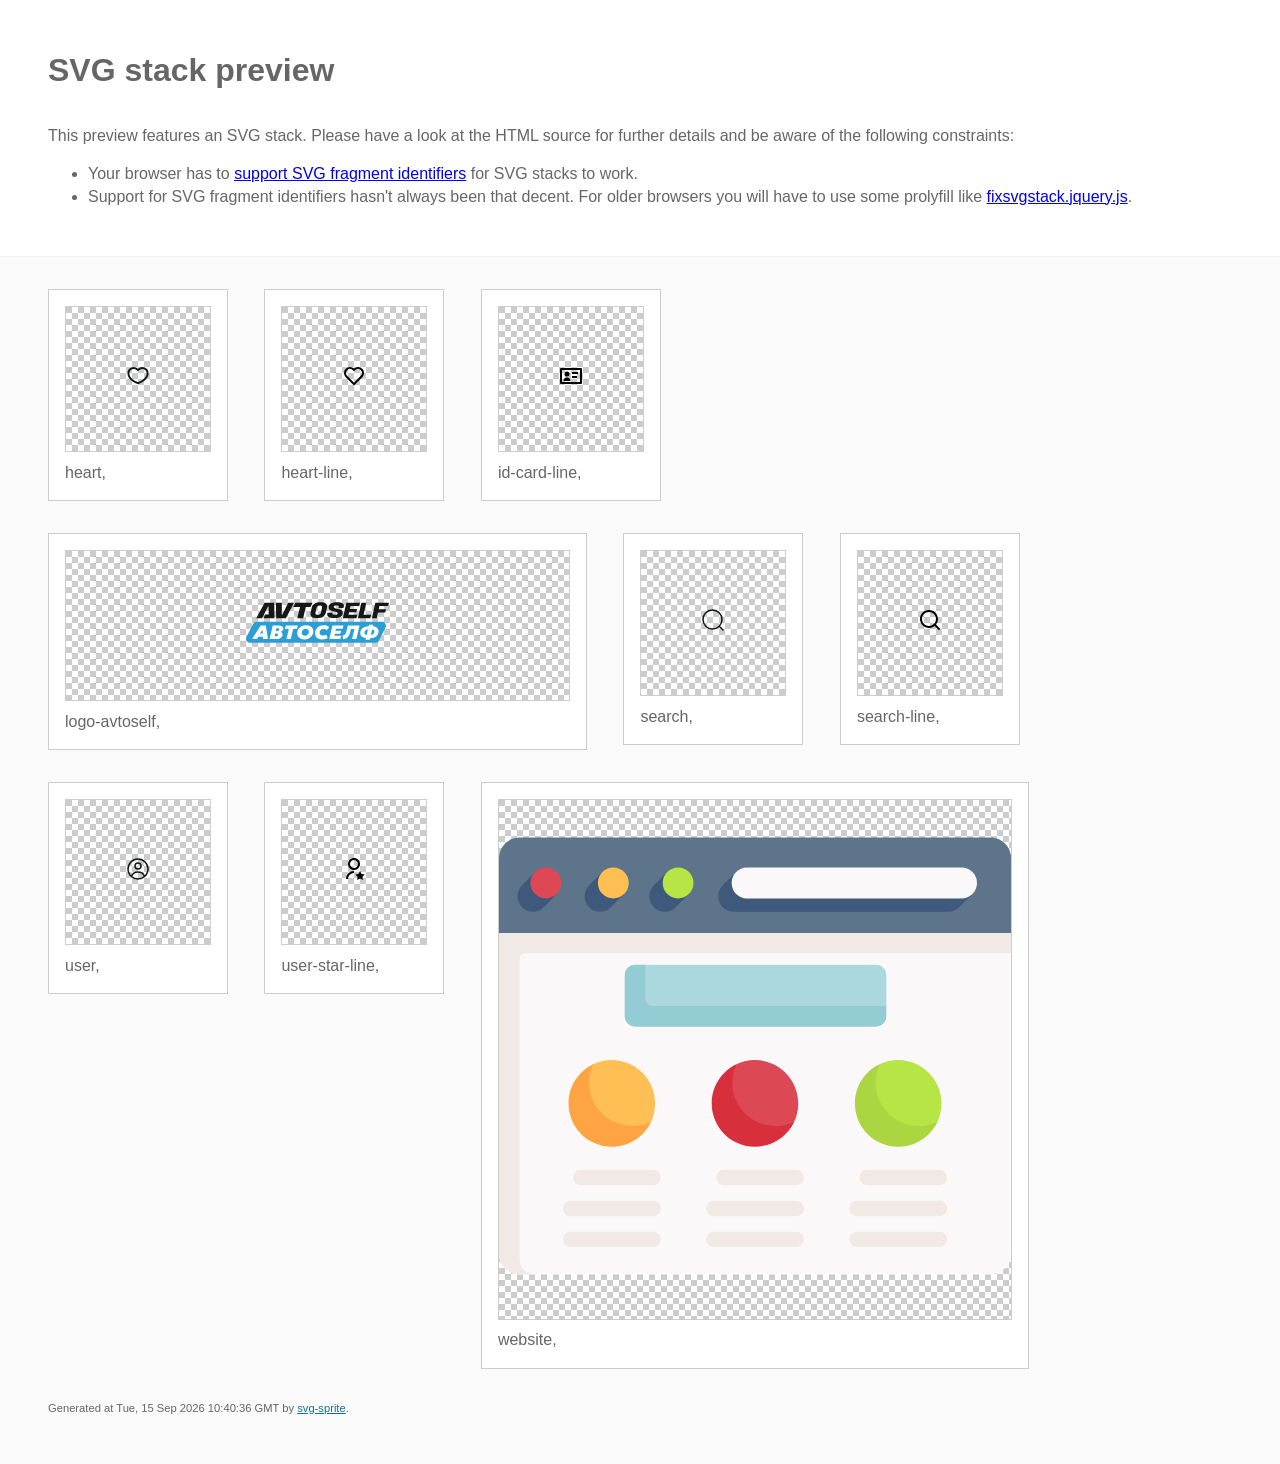
<file: img/svgsprite/stack/sprite.stack.html>
<!doctype html>
<html lang="en">
    <head>
        <meta charset="utf-8">
        <title>SVG stack preview | svg-sprite</title>
        <style>
            body {
                padding: 0;
                margin: 0;
                color: #666;
                background: #fafafa;
                font-family: Arial, Helvetica, sans-serif;
                font-size: 1em;
                line-height: 1.4;
            }

            header {
                display: block;
                padding: 3em 3em 2em;
                background-color: #fff;
            }

            header p {
                margin: 2em 0 0;
            }

            section {
                border-top: 1px solid #eee;
                padding: 2em 3em 0;
            }

            section ul {
                margin: 0;
                padding: 0;
            }

            section li {
                display: inline-block;
                background-color: #fff;
                position: relative;
                margin: 0 2em 2em 0;
                vertical-align: top;
                border: 1px solid #ccc;
                padding: 1em 1em 3em;
                cursor: default;
            }

            .icon-box {
                margin: 0;
                width: 144px;
                height: 144px;
                position: relative;
                background: #ccc url("data:image/svg+xml,%3Csvg xmlns='http://www.w3.org/2000/svg' width='12' height='12'%3E%3Cpath fill='%23fff' d='M6 0h6v6H6zM0 6h6v6H0z'/%3E%3C/svg%3E") top left repeat;
                border: 1px solid #ccc;
                display: table-cell;
                vertical-align: middle;
                text-align: center;
            }

            .icon {
                display: inline-block;
            }

            h1 {
                margin-top: 0;
            }

            h2 {
                margin: 0;
                padding: 0;
                font-size: 1em;
                font-weight: 400;
                white-space: nowrap;
                overflow: hidden;
                text-overflow: ellipsis;
                position: absolute;
                left: 1em;
                right: 1em;
                bottom: 1em;
            }

            footer {
                display: block;
                margin: 0;
                padding: 0 3em 3em;
            }

            footer p {
                margin: 0;
                font-size: .7em;
            }

            footer a {
                color: #0f7595;
                margin-left: 0;
            }
        </style>

<!--
Sprite shape dimensions
====================================================================================================
You will need to set the sprite shape dimensions via CSS when you use them as stack SVGs, otherwise
they would become a huge 100% in size. You may use the following dimension classes for doing so.
They might well be outsourced to an external stylesheet of course.
-->

<style>
 .svg-heart-dims { width: 24px; height: 25px; }
 .svg-heart-line-dims { width: 24px; height: 24px; }
 .svg-id-card-line-dims { width: 24px; height: 24px; }
 .svg-logo-avtoself-dims { width: 503px; height: 143px; }
 .svg-search-dims { width: 24px; height: 24px; }
 .svg-search-line-dims { width: 24px; height: 24px; }
 .svg-user-dims { width: 24px; height: 24px; }
 .svg-user-star-line-dims { width: 24px; height: 24px; }
 .svg-website-dims { width: 512px; height: 512px; }
</style>

<!--
====================================================================================================
-->

    </head>
    <body>
        <header>
            <h1>SVG stack preview</h1>
            <p>This preview features an SVG stack. Please have a look at the HTML source for further details and be aware of the following constraints:</p>
            <ul>
                <li>Your browser has to <a href="https://caniuse.com/svg-fragment" target="_blank" rel="noopener noreferrer">support SVG fragment identifiers</a> for SVG stacks to work.</li>
                <li>Support for SVG fragment identifiers hasn't always been that decent. For older browsers you will have to use some prolyfill like <a href="https://github.com/preciousforever/SVG-Stacker/blob/master/fixsvgstack.jquery.js" target="_blank" rel="noopener noreferrer">fixsvgstack.jquery.js</a>.</li>
            </ul>
        </header>
        <section>

<!--
SVG stack
====================================================================================================
These SVG images make use of fragment identifiers (IDs) to reference certain portions of the
external sprite. By default, all shapes inside the sprite are hidden by CSS. The `:target` pseudo
selector is used to show the very shape that is referenced by the fragment identifier.
-->

            <ul>

             <li title="heart">
                    <div class="icon-box">
                        <img src="svg/sprite.stack.svg#heart" class="svg-heart-dims" alt="heart">
                    </div>
                    <h2>heart, </h2>
                </li>
             <li title="heart-line">
                    <div class="icon-box">
                        <img src="svg/sprite.stack.svg#heart-line" class="svg-heart-line-dims" alt="heart-line">
                    </div>
                    <h2>heart-line, </h2>
                </li>
             <li title="id-card-line">
                    <div class="icon-box">
                        <img src="svg/sprite.stack.svg#id-card-line" class="svg-id-card-line-dims" alt="id-card-line">
                    </div>
                    <h2>id-card-line, </h2>
                </li>
             <li title="logo-avtoself">
                    <div class="icon-box">
                        <img src="svg/sprite.stack.svg#logo-avtoself" class="svg-logo-avtoself-dims" alt="logo-avtoself">
                    </div>
                    <h2>logo-avtoself, </h2>
                </li>
             <li title="search">
                    <div class="icon-box">
                        <img src="svg/sprite.stack.svg#search" class="svg-search-dims" alt="search">
                    </div>
                    <h2>search, </h2>
                </li>
             <li title="search-line">
                    <div class="icon-box">
                        <img src="svg/sprite.stack.svg#search-line" class="svg-search-line-dims" alt="search-line">
                    </div>
                    <h2>search-line, </h2>
                </li>
             <li title="user">
                    <div class="icon-box">
                        <img src="svg/sprite.stack.svg#user" class="svg-user-dims" alt="user">
                    </div>
                    <h2>user, </h2>
                </li>
             <li title="user-star-line">
                    <div class="icon-box">
                        <img src="svg/sprite.stack.svg#user-star-line" class="svg-user-star-line-dims" alt="user-star-line">
                    </div>
                    <h2>user-star-line, </h2>
                </li>
             <li title="website">
                    <div class="icon-box">
                        <img src="svg/sprite.stack.svg#website" class="svg-website-dims" alt="website">
                    </div>
                    <h2>website, </h2>
                </li>
         </ul>

<!--
====================================================================================================
-->

        </section>
        <footer>
            <p>Generated at Tue, 15 Sep 2026 10:40:36 GMT by <a href="https://github.com/svg-sprite/svg-sprite" target="_blank" rel="noopener noreferrer">svg-sprite</a>.</p>
        </footer>
    </body>
</html>
</file>
<file: css/main.css>
@charset "UTF-8";
/* Base */
/* Reset and base styles  */
* {
  padding: 0px;
  margin: 0px;
  border: none;
}

*,
*::before,
*::after {
  box-sizing: border-box;
}

/* Links */
a,
a:link,
a:visited {
  text-decoration: none;
  color: inherit;
  cursor: pointer;
}

a:focus,
a:active {
  outline: none;
}

a:hover {
  text-decoration: none;
}

/* Common */
aside,
nav,
footer,
header,
section,
main {
  display: block;
}

h1,
h2,
h3,
h4,
h5,
h6,
p {
  font-size: inherit;
  font-weight: inherit;
}

ul,
ul li {
  list-style: none;
}

img {
  vertical-align: top;
}

img,
svg {
  max-width: 100%;
  height: auto;
  vertical-align: top;
}

address {
  font-style: normal;
}

/* Form */
input,
button,
fieldset,
select,
textarea {
  transition-duration: 0.2s;
  font-family: inherit;
  font-size: inherit;
  color: inherit;
  background-color: transparent;
  outline: none;
}

button,
select {
  -webkit-appearance: button;
  background-color: transparent;
  background-image: none;
}

input::-ms-clear {
  display: none;
}

button,
input[type=submit] {
  display: inline-block;
  box-shadow: none;
  color: inherit;
  background-color: transparent;
  background: none;
  cursor: pointer;
}

input:focus,
input:active,
button:focus,
button:active {
  outline: none;
}

button::-moz-focus-inner {
  padding: 0;
  border: 0;
}

label {
  cursor: pointer;
}

legend {
  display: block;
}

:root {
  --font-main: "Inter", "Helvetica Grumov", "Helvetica Neue", Helvetica, Arial, sans-serif;
  --container-width: 1140px;
  --container-offset: 32px;
  --container-padding: 20px;
  --container-padding-m: -20px;
  --section-offset: clamp(56px, 8vw, 110px);
  --scrollbar-comp: 0px;
  --overlay: rgba(19, 29, 34, 0.9);
  --accent-color: #299fd6;
  --accent-dark-color: #238cbc;
  --accent-light-color: rgba(0, 160, 210, 0.1);
  --accent-fill-color: #1f353d;
  --accent-fill-dark-color: rgb(19, 29, 34);
  --yellow-color: rgb(234 179 8);
  --text-color: #171717;
  --error-color: #ce2c2c;
  --error-light-color: rgb(248 113 113);
  --error-dark-color: rgb(239 68 68 / 0.12);
  --border-color: var(--text-color);
  --bg-color: #fff;
  --bg-grey: rgb(143, 144, 145);
  --bg-light-grey: #f3f3f3;
  --bg-light-color: rgba(255, 255, 255, 0.7);
  --bg-light-line-color: rgba(255, 255, 255, 0.2);
  --dark-color: #1b1d20;
  --dark-hover-color: #0f1113;
  --bg-dark-color: #0b0c0e;
  --dark-gradient:
    radial-gradient(circle at 50% 0%, rgba(255, 255, 255, 0.07), transparent 34%),
    linear-gradient(180deg, #111214 0%, #07080a 100%);
  --dark-card-gradient: linear-gradient(145deg, #151619 0%, #07080a 100%);
  --muted-color: rgba(23, 23, 23, 0.6);
  --muted-border-color: rgba(23, 23, 23, 0.22);
  --box-shadow: 0 14px 34px rgba(0, 0, 0, 0.06);
  --box-shadow-dark: 0 18px 40px rgba(0, 0, 0, 0.2);
  --box-accent-shadow: 0 0 15px rgba(16, 160, 185, 0.8);
  --box-accent-shadow-dark: 0 0 25px rgba(16, 160, 185, 0.3);
  --border-bottom: 2px solid var(--border-color);
  --border-top: 1px solid var(--border-color);
  --border-top-light: 1px solid var(--muted-border-color);
  --border: 6px solid var(--border-color);
  --border-radius: 30px;
  --border-radius-input: 6px;
  --fz-text-s: 12px;
  --fz-text-sm: 14px;
  --fz-text: 16px;
  --fz-text-md: 18px;
  --fz-text-lg: 20px;
  --fz-text-xl: 36px;
  --fz-label: 12px;
  --fz-number: 100px;
  --fz-number-lg: 230px;
  --fz-faq-title: clamp(18px, 1.55vw, 24px);
  --fz-grid-title: clamp(24px, 4vw, 34px);
  --fz-title: clamp(38px, 4vw, 52px);
  --fz-h1-title: clamp(28px, 4vw, 36px);
  --fz-h2-title: clamp(24px, 4vw, 32px);
  --fz-h3-title: clamp(20px, 4vw, 26px);
  --fz-h4-title: clamp(18px, 4vw, 22px);
  --fz-grid-number: clamp(56px, 5.2vw, 76px);
  --fz-hero-title: clamp(78px, 9.4vw, 128px);
  --fz-accent-title: clamp(38px, 4.8vw, 50px);
  --lh-text: 1.38;
  --lh-small: 1.28;
  --lh-title-md: 1.2;
  --lh-title: 1.1;
  --lh-hero: 0.94;
  --ls-tight: -0.045em;
  --ls-title: -0.01em;
  --ls-label: 0.03em;
  --ls-button: 0.02em;
  --tr: 0.3s ease;
}

@media (max-width: 768px) {
  :root {
    --border-radius: 24px;
  }
}
@media (max-width: 460px) {
  :root {
    /* --fz-accent-title: clamp(42px, 14vw, 64px); */
    --fz-hero-title: 52px;
    --lh-hero: 1.1;
    --fz-number: 70px;
    --fz-number-lg: 180px;
  }
}
/* Адаптивное свойство (clamp) создает адаптивное CSS-свойство с использованием функции clamp(), которая позволяет "плавно" масштабировать значения (например, размер шрифта) между двумя точками в зависимости от ширины экрана.
Этот код обеспечит плавное изменение размера шрифта между 14px и 24px в зависимости от ширины экрана между 320px и 1440px.
@include adaptiveValue(
    font-size,  // адаптивное свойство - font-size
    24,         // стартовый размер (24px)
    14,         // минимальный размер (14px)
    1440,       // ширина экрана от (1440px)
    320         // ширина экрана до (320px)
  ); 
  */
/* Адаптивное свойство (clamp) создает адаптивное CSS-свойство с использованием функции clamp(), которая позволяет "плавно" масштабировать значения (например, размер шрифта) между двумя точками в зависимости от ширины экрана.
Этот код обеспечит плавное изменение размера шрифта между 14px и 24px в зависимости от ширины экрана между 320px и 1440px.
@include adaptiveValue(
    font-size,  // адаптивное свойство - font-size
    24,         // стартовый размер (24px)
    14,         // минимальный размер (14px)
    1440,       // ширина экрана от (1440px)
    320         // ширина экрана до (320px)
  ); 
  */
.m-10 {
  margin: 0.625rem;
}

.m-20 {
  margin: 1.25rem;
}

.m-30 {
  margin: 1.875rem;
}

.m-40 {
  margin: 2.5rem;
}

.m-50 {
  margin: 3.125rem;
}

.m-60 {
  margin: 3.75rem;
}

.m-70 {
  margin: 4.375rem;
}

.m-80 {
  margin: 5rem;
}

.m-90 {
  margin: 5.625rem;
}

.m-100 {
  margin: 6.25rem;
}

.m-110 {
  margin: 6.875rem;
}

.m-120 {
  margin: 7.5rem;
}

.m-130 {
  margin: 8.125rem;
}

.m-140 {
  margin: 8.75rem;
}

.m-150 {
  margin: 9.375rem;
}

.m-160 {
  margin: 10rem;
}

.m-170 {
  margin: 10.625rem;
}

.m-180 {
  margin: 11.25rem;
}

.m-190 {
  margin: 11.875rem;
}

.m-200 {
  margin: 12.5rem;
}

.ml-5 {
  margin-left: 0.3125rem;
}

.ml-10 {
  margin-left: 0.625rem;
}

.ml-15 {
  margin-left: 0.9375rem;
}

.ml-20 {
  margin-left: 1.25rem;
}

.ml-25 {
  margin-left: 1.5625rem;
}

.ml-30 {
  margin-left: 1.875rem;
}

.ml-35 {
  margin-left: 2.1875rem;
}

.ml-40 {
  margin-left: 2.5rem;
}

.ml-45 {
  margin-left: 2.8125rem;
}

.ml-50 {
  margin-left: 3.125rem;
}

.ml-55 {
  margin-left: 3.4375rem;
}

.ml-60 {
  margin-left: 3.75rem;
}

.ml-65 {
  margin-left: 4.0625rem;
}

.ml-70 {
  margin-left: 4.375rem;
}

.ml-75 {
  margin-left: 4.6875rem;
}

.ml-80 {
  margin-left: 5rem;
}

.ml-85 {
  margin-left: 5.3125rem;
}

.ml-90 {
  margin-left: 5.625rem;
}

.ml-95 {
  margin-left: 5.9375rem;
}

.ml-100 {
  margin-left: 6.25rem;
}

.mr-5 {
  margin-right: 0.3125rem;
}

.mr-10 {
  margin-right: 0.625rem;
}

.mr-15 {
  margin-right: 0.9375rem;
}

.mr-20 {
  margin-right: 1.25rem;
}

.mr-25 {
  margin-right: 1.5625rem;
}

.mr-30 {
  margin-right: 1.875rem;
}

.mr-35 {
  margin-right: 2.1875rem;
}

.mr-40 {
  margin-right: 2.5rem;
}

.mr-45 {
  margin-right: 2.8125rem;
}

.mr-50 {
  margin-right: 3.125rem;
}

.mr-55 {
  margin-right: 3.4375rem;
}

.mr-60 {
  margin-right: 3.75rem;
}

.mr-65 {
  margin-right: 4.0625rem;
}

.mr-70 {
  margin-right: 4.375rem;
}

.mr-75 {
  margin-right: 4.6875rem;
}

.mr-80 {
  margin-right: 5rem;
}

.mr-85 {
  margin-right: 5.3125rem;
}

.mr-90 {
  margin-right: 5.625rem;
}

.mr-95 {
  margin-right: 5.9375rem;
}

.mr-100 {
  margin-right: 6.25rem;
}

.mt-10 {
  margin-top: 0.625rem;
}

.mt-20 {
  margin-top: 1.25rem;
}

.mt-30 {
  margin-top: 1.875rem;
}

.mt-40 {
  margin-top: 2.5rem;
}

.mt-50 {
  margin-top: 3.125rem;
}

.mt-60 {
  margin-top: 3.75rem;
}

.mt-70 {
  margin-top: 4.375rem;
}

.mt-80 {
  margin-top: 5rem;
}

.mt-90 {
  margin-top: 5.625rem;
}

.mt-100 {
  margin-top: 6.25rem;
}

.mt-110 {
  margin-top: 6.875rem;
}

.mt-120 {
  margin-top: 7.5rem;
}

.mt-130 {
  margin-top: 8.125rem;
}

.mt-140 {
  margin-top: 8.75rem;
}

.mt-150 {
  margin-top: 9.375rem;
}

.mt-160 {
  margin-top: 10rem;
}

.mt-170 {
  margin-top: 10.625rem;
}

.mt-180 {
  margin-top: 11.25rem;
}

.mt-190 {
  margin-top: 11.875rem;
}

.mt-200 {
  margin-top: 12.5rem;
}

.mb-10 {
  margin-bottom: 0.625rem;
}

.mb-20 {
  margin-bottom: 1.25rem;
}

.mb-30 {
  margin-bottom: 1.875rem;
}

.mb-40 {
  margin-bottom: 2.5rem;
}

.mb-50 {
  margin-bottom: 3.125rem;
}

.mb-60 {
  margin-bottom: 3.75rem;
}

.mb-70 {
  margin-bottom: 4.375rem;
}

.mb-80 {
  margin-bottom: 5rem;
}

.mb-90 {
  margin-bottom: 5.625rem;
}

.mb-100 {
  margin-bottom: 6.25rem;
}

.mb-110 {
  margin-bottom: 6.875rem;
}

.mb-120 {
  margin-bottom: 7.5rem;
}

.mb-130 {
  margin-bottom: 8.125rem;
}

.mb-140 {
  margin-bottom: 8.75rem;
}

.mb-150 {
  margin-bottom: 9.375rem;
}

.mb-160 {
  margin-bottom: 10rem;
}

.mb-170 {
  margin-bottom: 10.625rem;
}

.mb-180 {
  margin-bottom: 11.25rem;
}

.mb-190 {
  margin-bottom: 11.875rem;
}

.mb-200 {
  margin-bottom: 12.5rem;
}

.p-10 {
  padding: 0.625rem;
}

.p-20 {
  padding: 1.25rem;
}

.p-30 {
  padding: 1.875rem;
}

.p-40 {
  padding: 2.5rem;
}

.p-50 {
  padding: 3.125rem;
}

.p-60 {
  padding: 3.75rem;
}

.p-70 {
  padding: 4.375rem;
}

.p-80 {
  padding: 5rem;
}

.p-90 {
  padding: 5.625rem;
}

.p-100 {
  padding: 6.25rem;
}

.p-110 {
  padding: 6.875rem;
}

.p-120 {
  padding: 7.5rem;
}

.p-130 {
  padding: 8.125rem;
}

.p-140 {
  padding: 8.75rem;
}

.p-150 {
  padding: 9.375rem;
}

.p-160 {
  padding: 10rem;
}

.p-170 {
  padding: 10.625rem;
}

.p-180 {
  padding: 11.25rem;
}

.p-190 {
  padding: 11.875rem;
}

.p-200 {
  padding: 12.5rem;
}

.pl-5 {
  padding-left: 0.3125rem;
}

.pl-10 {
  padding-left: 0.625rem;
}

.pl-15 {
  padding-left: 0.9375rem;
}

.pl-20 {
  padding-left: 1.25rem;
}

.pl-25 {
  padding-left: 1.5625rem;
}

.pl-30 {
  padding-left: 1.875rem;
}

.pl-35 {
  padding-left: 2.1875rem;
}

.pl-40 {
  padding-left: 2.5rem;
}

.pl-45 {
  padding-left: 2.8125rem;
}

.pl-50 {
  padding-left: 3.125rem;
}

.pl-55 {
  padding-left: 3.4375rem;
}

.pl-60 {
  padding-left: 3.75rem;
}

.pl-65 {
  padding-left: 4.0625rem;
}

.pl-70 {
  padding-left: 4.375rem;
}

.pl-75 {
  padding-left: 4.6875rem;
}

.pl-80 {
  padding-left: 5rem;
}

.pl-85 {
  padding-left: 5.3125rem;
}

.pl-90 {
  padding-left: 5.625rem;
}

.pl-95 {
  padding-left: 5.9375rem;
}

.pl-100 {
  padding-left: 6.25rem;
}

.pr-5 {
  padding-right: 0.3125rem;
}

.pr-10 {
  padding-right: 0.625rem;
}

.pr-15 {
  padding-right: 0.9375rem;
}

.pr-20 {
  padding-right: 1.25rem;
}

.pr-25 {
  padding-right: 1.5625rem;
}

.pr-30 {
  padding-right: 1.875rem;
}

.pr-35 {
  padding-right: 2.1875rem;
}

.pr-40 {
  padding-right: 2.5rem;
}

.pr-45 {
  padding-right: 2.8125rem;
}

.pr-50 {
  padding-right: 3.125rem;
}

.pr-55 {
  padding-right: 3.4375rem;
}

.pr-60 {
  padding-right: 3.75rem;
}

.pr-65 {
  padding-right: 4.0625rem;
}

.pr-70 {
  padding-right: 4.375rem;
}

.pr-75 {
  padding-right: 4.6875rem;
}

.pr-80 {
  padding-right: 5rem;
}

.pr-85 {
  padding-right: 5.3125rem;
}

.pr-90 {
  padding-right: 5.625rem;
}

.pr-95 {
  padding-right: 5.9375rem;
}

.pr-100 {
  padding-right: 6.25rem;
}

.pt-10 {
  padding-top: 0.625rem;
}

.pt-20 {
  padding-top: 1.25rem;
}

.pt-30 {
  padding-top: 1.875rem;
}

.pt-40 {
  padding-top: 2.5rem;
}

.pt-50 {
  padding-top: 3.125rem;
}

.pt-60 {
  padding-top: 3.75rem;
}

.pt-70 {
  padding-top: 4.375rem;
}

.pt-80 {
  padding-top: 5rem;
}

.pt-90 {
  padding-top: 5.625rem;
}

.pt-100 {
  padding-top: 6.25rem;
}

.pt-110 {
  padding-top: 6.875rem;
}

.pt-120 {
  padding-top: 7.5rem;
}

.pt-130 {
  padding-top: 8.125rem;
}

.pt-140 {
  padding-top: 8.75rem;
}

.pt-150 {
  padding-top: 9.375rem;
}

.pt-160 {
  padding-top: 10rem;
}

.pt-170 {
  padding-top: 10.625rem;
}

.pt-180 {
  padding-top: 11.25rem;
}

.pt-190 {
  padding-top: 11.875rem;
}

.pt-200 {
  padding-top: 12.5rem;
}

.pb-10 {
  padding-bottom: 0.625rem;
}

.pb-20 {
  padding-bottom: 1.25rem;
}

.pb-30 {
  padding-bottom: 1.875rem;
}

.pb-40 {
  padding-bottom: 2.5rem;
}

.pb-50 {
  padding-bottom: 3.125rem;
}

.pb-60 {
  padding-bottom: 3.75rem;
}

.pb-70 {
  padding-bottom: 4.375rem;
}

.pb-80 {
  padding-bottom: 5rem;
}

.pb-90 {
  padding-bottom: 5.625rem;
}

.pb-100 {
  padding-bottom: 6.25rem;
}

.pb-110 {
  padding-bottom: 6.875rem;
}

.pb-120 {
  padding-bottom: 7.5rem;
}

.pb-130 {
  padding-bottom: 8.125rem;
}

.pb-140 {
  padding-bottom: 8.75rem;
}

.pb-150 {
  padding-bottom: 9.375rem;
}

.pb-160 {
  padding-bottom: 10rem;
}

.pb-170 {
  padding-bottom: 10.625rem;
}

.pb-180 {
  padding-bottom: 11.25rem;
}

.pb-190 {
  padding-bottom: 11.875rem;
}

.pb-200 {
  padding-bottom: 12.5rem;
}

@font-face {
  font-family: "Inter";
  font-display: swap;
  src: url("../fonts/Inter-Black.woff2") format("woff2"), url("../fonts/Inter-Black.woff") format("woff");
  font-weight: 900;
  font-style: normal;
}
@font-face {
  font-family: "Inter";
  font-display: swap;
  src: url("../fonts/Inter-Bold.woff2") format("woff2"), url("../fonts/Inter-Bold.woff") format("woff");
  font-weight: 700;
  font-style: normal;
}
@font-face {
  font-family: "Inter";
  font-display: swap;
  src: url("../fonts/Inter-ExtraBold.woff2") format("woff2"), url("../fonts/Inter-ExtraBold.woff") format("woff");
  font-weight: 800;
  font-style: normal;
}
@font-face {
  font-family: "Inter";
  font-display: swap;
  src: url("../fonts/Inter-Medium.woff2") format("woff2"), url("../fonts/Inter-Medium.woff") format("woff");
  font-weight: 500;
  font-style: normal;
}
@font-face {
  font-family: "Inter";
  font-display: swap;
  src: url("../fonts/Inter-Regular.woff2") format("woff2"), url("../fonts/Inter-Regular.woff") format("woff");
  font-weight: 400;
  font-style: normal;
}
@font-face {
  font-family: "Inter";
  font-display: swap;
  src: url("../fonts/Inter-SemiBold.woff2") format("woff2"), url("../fonts/Inter-SemiBold.woff") format("woff");
  font-weight: 600;
  font-style: normal;
}
html {
  scroll-behavior: smooth;
}

html,
body {
  height: 100%;
}

.body {
  margin: 0;
  background: var(--bg-color);
  color: var(--text-color);
  font-family: var(--font-main);
  font-size: var(--fz-text);
  font-weight: 500;
  font-style: normal;
  line-height: var(--lh-text);
  padding-right: var(--scrollbar-comp);
  text-rendering: geometricPrecision;
  -webkit-font-smoothing: antialiased;
}

.wrapper {
  min-height: 100vh;
  display: flex;
  flex-direction: column;
}
.wrapper > main {
  flex: 1 1 auto;
}
.wrapper footer {
  margin-top: auto;
}
.wrapper > * {
  min-width: 0;
}

.lock {
  overflow: hidden;
}

img {
  display: block;
  width: 100%;
  max-width: 100%;
  height: auto;
  object-fit: cover;
}

.section {
  padding: var(--section-offset) 0;
}

.section--top-line {
  border-top: var(--border-bottom);
}

.section-content-line {
  padding: var(--section-offset) var(--container-padding);
  border-top: var(--border-top);
}
.section-content-line--light {
  border-top: var(--bg-light-line-color);
}

[id] {
  scroll-margin-top: var(--section-offset);
}

[hidden] {
  display: none !important;
}

.content-section {
  margin-top: 100px;
  margin-bottom: 100px;
}
@media (max-width: 460px) {
  .content-section {
    margin-top: 160px;
  }
}

.content blockquote {
  background: var(--accent-light-color);
  padding: 1.875rem 3.125rem;
  max-width: 55rem;
  margin: 0 auto 1.875rem;
}
.content__form {
  background: var(--accent-light-color);
  padding: 50px;
}
@media (max-width: 420px) {
  .content__form {
    padding: 50px 20px;
  }
}
.content__btns {
  justify-content: center;
}
@media (max-width: 680px) {
  .content__btns .ui-btn {
    width: 100%;
  }
}
.content .ui-head {
  margin-bottom: 38px;
}
.content h1:not([class]),
.content h2:not([class]),
.content h3:not([class]),
.content h4:not([class]),
.content h5:not([class]),
.content h6:not([class]) {
  font-weight: 700;
  line-height: var(--lh-title-md);
  margin: 1.2em auto 1em;
  text-align: center;
  width: 100%;
  max-width: 700px;
}
.content h1:not([class]) span,
.content h2:not([class]) span,
.content h3:not([class]) span,
.content h4:not([class]) span,
.content h5:not([class]) span,
.content h6:not([class]) span {
  color: var(--accent-color);
}
.content h1:not([class]) {
  font-size: var(--fz-h1-title);
}
.content h2:not([class]) {
  font-size: var(--fz-h2-title);
}
.content h3:not([class]) {
  font-size: var(--fz-h3-title);
}
.content h4:not([class]),
.content h5:not([class]),
.content h6:not([class]) {
  font-size: var(--fz-h4-title);
}
.content.content--l h1:not([class]),
.content.content--l h2:not([class]),
.content.content--l h3:not([class]),
.content.content--l h4:not([class]),
.content.content--l h5:not([class]),
.content.content--l h6:not([class]) {
  text-align: left;
  margin: 1.2rem 0 1rem;
}
.content p:not([class]) {
  color: inherit;
  line-height: var(--lh-text);
  font-size: var(--fz-text);
}
.content p:not([class]) + p {
  margin: 16px 0 0;
}
.content a:not([class]) {
  color: var(--accent-color);
  transition: var(--tr);
}
@media (hover: hover) and (pointer: fine) {
  .content a:not([class]):hover {
    color: var(--accent-dark-color);
  }
}
.content ul:not([class]) {
  margin: 12px 0 32px 0;
  padding: 0;
  color: var(--text-color);
  font-size: var(--fz-text);
  font-weight: 500;
  line-height: var(--lh-text);
}
.content ul:not([class]) li {
  position: relative;
  padding-left: 20px;
  margin-bottom: 8px;
}
.content ul:not([class]) li::before {
  content: "—";
  position: absolute;
  font-size: 0.7em;
  left: 0;
  top: 0.3em;
  color: var(--accent-color);
  font-weight: 700;
}

.grid {
  display: grid;
  grid-template-columns: repeat(3, minmax(0, 1fr));
  gap: 42px;
}
.grid--2 {
  grid-template-columns: repeat(2, minmax(0, 1fr));
  gap: 28px;
}
@media (max-width: 820px) {
  .grid--2 {
    gap: 18px;
  }
}
@media (max-width: 560px) {
  .grid--2 {
    display: flex;
    flex-direction: column;
  }
}
@media (max-width: 680px) {
  .grid--md-flex {
    margin: 0 var(--container-padding-m);
    display: flex;
    overflow-x: auto;
    padding: 0 var(--container-padding) 12px;
    gap: 16px !important;
  }
  .grid--md-flex > * {
    width: 100%;
    flex: 0 0 100%;
    align-content: center;
  }
}
@media (max-width: 820px) {
  .grid {
    grid-template-columns: repeat(2, minmax(0, 1fr));
    gap: 36px;
  }
}
@media (max-width: 520px) {
  .grid {
    grid-template-columns: 1fr;
  }
}
.grid--ttu .grid__item h3 {
  text-transform: uppercase;
}
.grid__item {
  padding-top: 28px;
  border-top: var(--border-top);
  transition: border-color 0.2s ease;
}
.grid__item span {
  display: block;
  margin-bottom: 12px;
  color: var(--accent-color);
  font-size: var(--fz-grid-number);
  font-weight: 700;
  line-height: 0.85;
  letter-spacing: 0.04em;
}
.grid__item h3 {
  color: var(--text-color);
  font-size: var(--fz-grid-title);
  font-weight: 900;
  line-height: var(--lh-hero);
  transition: color 0.2s ease;
}
.grid__item p {
  margin-top: 20px;
}
@media (hover: hover) and (pointer: fine) {
  .grid__item:hover {
    border-top-color: var(--accent-color);
  }
  .grid__item:hover h3 {
    color: var(--accent-color);
  }
}
.grid__item:focus-within {
  border-top-color: var(--accent-color);
}
.grid__item:focus-within h3 {
  color: var(--accent-color);
}

.btn-actions {
  display: flex;
  align-items: center;
  flex-wrap: wrap;
  gap: 20px;
  width: 100%;
}
.btn-actions--center {
  justify-content: center;
}
@media (max-width: 920px) {
  .btn-actions--920 {
    justify-content: center;
  }
}
@media (max-width: 460px) {
  .btn-actions--460 {
    justify-content: center;
  }
  .btn-actions--460 .ui-btn {
    width: 100%;
  }
}
@media (max-width: 420px) {
  .btn-actions--420 {
    justify-content: center;
  }
  .btn-actions--420 .ui-btn {
    width: 100%;
  }
}

.none {
  display: none !important;
}

.visually-hidden {
  position: absolute;
  width: 1px;
  height: 1px;
  margin: -1px;
  border: 0;
  padding: 0;
  white-space: nowrap;
  clip-path: inset(100%);
  clip: rect(0 0 0 0);
  overflow: hidden;
}

.content-cta {
  background: var(--dark-gradient);
  color: var(--bg-color);
}
.content-cta__container {
  display: grid;
  grid-template-columns: repeat(2, minmax(0, 1fr));
  gap: 4rem;
  align-items: center;
}
@media (max-width: 820px) {
  .content-cta__container {
    grid-template-columns: 1fr;
  }
}
.content-cta__right {
  justify-self: end;
}
@media (max-width: 820px) {
  .content-cta__right {
    justify-self: center;
  }
}
.content-cta h2,
.content-cta h3,
.content-cta h4 {
  font-weight: 800;
}
.content-cta h2 {
  font-size: var(--fz-h2-title);
  margin-bottom: 1.5rem;
}
.content-cta__text h3 {
  font-size: var(--fz-h4-title);
  font-weight: 600;
  margin-bottom: 0.5rem;
}
.content-cta__text h3 span {
  display: inline-block;
  font-size: 0.875rem;
  line-height: 1.25rem;
  color: var(--accent-color);
  padding: 0.25rem 0.5rem;
  background-color: var(--accent-light-color);
  border-radius: 0.25rem;
  margin-left: 0.5rem;
}
.content-cta__text p {
  color: var(--bg-grey);
  font-size: var(--fz-text-sm);
}
.content-cta__text--accent {
  color: var(--accent-color);
}
.content-cta__flex {
  display: flex;
  gap: 1rem;
  margin-top: 2rem;
}
.content-cta__num {
  color: var(--accent-color);
  font-weight: 800;
  font-size: 1.25rem;
  line-height: 1.75rem;
  background-color: var(--accent-fill-color);
  border-radius: 9999px;
  display: flex;
  justify-content: center;
  align-items: center;
  flex-shrink: 0;
  width: 2.625rem;
  height: 2.625rem;
}
.content-cta__num--accent {
  background-color: var(--accent-color);
  color: var(--bg-color);
  box-shadow: var(--box-accent-shadow);
}
.content-cta__rounded {
  backdrop-filter: blur(24px);
  box-shadow: var(--box-accent-shadow-dark);
  padding: 2rem;
  background-color: var(--accent-fill-dark-color);
  border: 1px solid var(--accent-color);
  border-radius: 1.5rem;
  width: 100%;
  max-width: 27.5rem;
}
.content-cta__rounded h3 {
  margin-bottom: 1.5rem;
  font-size: var(--fz-h4-title);
  font-weight: 700;
}
.content-cta__label {
  padding-left: 1.5rem;
  position: relative;
}
.content-cta__label::before {
  content: "";
  position: absolute;
  box-shadow: 0 10px 10px 4px var(--accent-fill-dark-color);
  background-color: var(--bg-grey);
  border-radius: 9999px;
  width: 1.25rem;
  height: 1.25rem;
  top: -0.05rem;
  left: -11px;
}
.content-cta__label h4 {
  font-weight: 600;
  margin-bottom: 0.5rem;
  position: relative;
}
.content-cta__label p {
  color: var(--bg-grey);
  font-size: var(--fz-text-sm);
}
.content-cta__label--varning h4 {
  color: var(--yellow-color);
}
.content-cta__label--varning::before {
  background-color: var(--yellow-color);
}
.content-cta__label--err p {
  display: inline-block;
  font-size: 0.75rem;
  color: var(--accent-color);
  padding: 0.25rem 0.5rem;
  background-color: var(--error-dark-color);
  border-radius: 0.25rem;
  color: var(--error-light-color);
}
.content-cta__label--end h4 {
  color: var(--accent-color);
}
.content-cta__label--end h4 i {
  margin-right: 0.375rem;
}
.content-cta__label--end::before {
  width: 1.75rem;
  height: 1.75rem;
  background-color: var(--accent-color);
  left: -15px;
}
.content-cta__label--ok p {
  display: inline-block;
  font-size: 0.75rem;
  color: var(--accent-color);
  padding: 0.25rem 0.5rem;
  background-color: var(--accent-light-color);
  border-radius: 0.25rem;
}
.content-cta__list {
  border-left: 2px solid var(--bg-grey);
  position: relative;
}
.content-cta__list li + li {
  margin-top: 1.25rem;
}

.content-download__app-icon i {
  font-size: 6.25rem;
  transition: var(--tr);
}
.content-download__app-text {
  text-align: center;
  text-align: left;
}
.content-download__app-text h2,
.content-download__app-text h3 {
  margin: 0 0 0.75rem !important;
  text-align: left !important;
  transition: var(--tr);
}
.content-download__app-text p {
  color: var(--muted-color) !important;
}
.content-download__app {
  display: grid;
  grid-template-columns: 120px minmax(0, 1fr);
  gap: 1rem;
  align-items: center;
}
@media (hover: hover) and (pointer: fine) {
  .content-download__app:hover h3,
  .content-download__app:hover i {
    color: var(--accent-color);
  }
}

.docs {
  display: grid;
  line-height: 1.5;
}
.docs p {
  margin: 1rem 0;
}
.docs ul,
.docs ol {
  padding-left: 2rem;
}
.docs ul li,
.docs ol li {
  list-style: disc;
  margin-bottom: 0.5rem;
}
.docs ol li {
  list-style: decimal;
}
.docs section, .docs section.docs {
  padding: 40px 0;
}
.docs section + section {
  border-top: 1px solid #dae5e9;
}
.docs small {
  font-size: 1rem;
  color: rgb(172, 172, 172);
}
.docs .title-1:first-child,
.docs .title-2:first-child {
  margin-top: 0 !important;
}

.test {
  width: 600px;
  height: 300px;
  margin: 50px auto;
  background-color: #999;
  background-position: center center; /* x y */
  background-size: cover;
  background-repeat: no-repeat;
  background-image: url("./../img/project-02.jpg");
}
@media (-webkit-min-device-pixel-ratio: 2), (min-resolution: 192dpi) {
  .test {
    background-image: url("./../img/project-02@2x.jpg");
  }
}

.test-2 {
  width: 600px;
  height: 300px;
  margin: 50px auto;
  background-color: #999;
  background-position: center center; /* x y */
  background-size: cover;
  background-repeat: no-repeat;
  background-image: image-set(url("./../img/project-02.jpg") 1x, url("./../img/project-02@2x.jpg") 2x);
}

.font-1 {
  font-family: "Montserrat";
  font-weight: 700;
  font-style: italic;
}

.font-2 {
  font-family: "FirasansBook";
  font-weight: 400;
}

/* Отключить при необходимости */
/* Демо контент */
.content-demo {
  margin-bottom: 5rem;
  padding: 1rem;
  background-color: #dadada;
}

/* Контейнеры */
.container {
  width: 100%;
  max-width: var(--container-width);
  margin: 0 auto;
  padding-left: var(--container-padding);
  padding-right: var(--container-padding);
}

.container-full {
  padding: 0 var(--container-padding);
  max-width: 100%;
}

.container-left-50 {
  padding: 0 var(--container-padding);
  max-width: 50%;
}
@media (max-width: 820px) {
  .container-left-50 {
    max-width: 100%;
  }
}

.container-right-50 {
  padding: 0 var(--container-padding);
  max-width: 50%;
  margin-left: auto;
}
@media (max-width: 820px) {
  .container-right-50 {
    max-width: 100%;
  }
}

.container-right {
  padding-left: calc((100% - var(--container-width)) / 2 + var(--container-padding));
}
@media (max-width: 1024px) {
  .container-right {
    padding-left: var(--container-padding);
  }
}

.container-left {
  padding-right: calc((100% - var(--container-width)) / 2 + var(--container-padding));
}
@media (max-width: 1024px) {
  .container-left {
    padding-right: var(--container-padding);
  }
}

.container-half-left {
  padding-right: calc((100% - var(--container-width)) / 2 + var(--container-width) / 2);
  padding-left: calc((100% - var(--container-width)) / 2 + var(--container-padding));
}
@media (max-width: 1024px) {
  .container-half-left {
    padding-left: var(--container-padding);
  }
}
@media (max-width: 820px) {
  .container-half-left {
    padding: 0 var(--container-padding);
  }
}

.container-half-right {
  padding-left: calc((100% - var(--container-width)) / 2 + var(--container-width) / 2);
  padding-right: calc((100% - var(--container-width)) / 2 + var(--container-padding));
}
@media (max-width: 1024px) {
  .container-half-right {
    padding-right: var(--container-padding);
  }
}
@media (max-width: 820px) {
  .container-half-right {
    padding: 0 var(--container-padding);
  }
}

/* Blocks */
/* ui typography */
.ui-btn {
  --translate-x: 0;
  --translate-y: 0;
  display: inline-flex;
  align-self: start;
  gap: 0.75rem;
  align-items: center;
  justify-content: center;
  min-height: 2.375rem;
  padding: 16px 20px;
  border: 2px solid var(--border-color);
  color: var(--text-color);
  background: transparent;
  font-size: 0.875rem;
  font-weight: 700;
  line-height: 1.3;
  letter-spacing: var(--ls-button);
  text-align: center;
  text-transform: uppercase;
  text-decoration: none;
  cursor: pointer;
  transition-property: all;
  transition-timing-function: cubic-bezier(0.4, 0, 0.2, 1);
  transition-duration: 150ms;
  transform: translate(var(--translate-x), var(--translate-y));
}
@media (max-width: 620px) {
  .ui-btn {
    font-size: 0.75rem;
  }
}
.ui-btn .full {
  display: none;
}
.ui-btn .short {
  display: inline;
}
@media (hover: hover) and (pointer: fine) {
  .ui-btn:hover {
    --translate-y: -0.2rem;
    background: var(--border-color);
    color: var(--bg-color);
  }
}
.ui-btn--lg {
  min-height: 3.5rem;
  font-size: 1rem;
}
.ui-btn--lg i {
  font-size: 1.25rem;
}
@media (max-width: 620px) {
  .ui-btn--lg {
    font-size: 0.75rem;
  }
}
.ui-btn--dark {
  background: var(--dark-color);
  color: var(--bg-color) !important;
}
@media (hover: hover) and (pointer: fine) {
  .ui-btn--dark:hover {
    background: var(--accent-color);
    border-color: var(--accent-color);
    color: var(--bg-color);
  }
}
.ui-btn--light {
  background: var(--bg-color);
  color: var(--text-color);
}
.ui-btn--accent {
  background: var(--accent-color);
  border-color: var(--accent-color);
  color: var(--bg-color) !important;
}
@media (hover: hover) and (pointer: fine) {
  .ui-btn--accent:hover {
    background: var(--text-color);
    border-color: var(--text-color);
    color: var(--bg-color) !important;
  }
}
.ui-btn--full {
  width: 100%;
}
.ui-btn--blue {
  background: var(--accent-color);
  border-color: var(--accent-color);
  color: var(--bg-color) !important;
}
@media (hover: hover) and (pointer: fine) {
  .ui-btn--blue:hover {
    background: var(--accent-dark-color);
    border-color: var(--accent-dark-color);
  }
}
.ui-btn--outline-light {
  border-color: rgba(255, 255, 255, 0.48);
  background: transparent;
  color: var(--bg-color);
}
@media (hover: hover) and (pointer: fine) {
  .ui-btn--outline-light:hover {
    border-color: var(--bg-color);
    background: var(--bg-color);
    color: var(--dark-hover-color);
  }
}

@media (min-width: 520px) {
  .ui-btn .full {
    display: inline;
  }
  .ui-btn .short {
    display: none;
  }
}
.ui-experience {
  display: flex;
  align-items: flex-end;
  justify-content: flex-end;
  gap: 14px;
  align-self: end;
  margin-top: auto;
}
.ui-experience--left {
  justify-content: flex-start;
}
.ui-experience--center {
  justify-content: center;
}
@media (max-width: 920px) {
  .ui-experience {
    justify-content: center;
  }
}
.ui-experience__number {
  font-size: var(--fz-number);
  font-weight: 800;
  line-height: 0.82;
  letter-spacing: -0.06em;
}
.ui-experience__text {
  color: var(--accent-color);
  font-size: var(--fz-text);
  font-weight: 500;
  line-height: 1;
  writing-mode: vertical-rl;
  transform: rotate(180deg);
  align-self: flex-end;
  margin-bottom: 6px;
}
.ui-experience--lg .ui-experience__number {
  font-size: var(--fz-number-lg);
}
.ui-experience--lg .ui-experience__text {
  font-size: var(--fz-text-md);
}

.ui-head {
  display: flex;
  gap: 26px;
  margin-bottom: 68px;
}
.ui-head__body p {
  color: var(--muted-color);
  margin: 20px 0;
  max-width: 500px;
}
.ui-head__body p:first-of-type {
  margin: 40px 0 20px;
}
.ui-head__body ul,
.ui-head__body ol {
  max-width: 500px;
}
@media (max-width: 560px) {
  .ui-head {
    flex-direction: column;
    gap: 0;
  }
}

.ui-label {
  margin: 20px 0;
  font-size: var(--fz-label);
  font-weight: 700;
  line-height: var(--lh-small);
  text-transform: uppercase;
  letter-spacing: var(--ls-label);
  color: var(--muted-color);
  width: 100%;
  max-width: 7.875rem;
  flex: 0 0 7.875rem;
}
@media (max-width: 560px) {
  .ui-label {
    flex: 1;
    max-width: 100%;
  }
}

.ui-title {
  margin: 0;
  color: var(--text-color);
  font-size: var(--fz-title);
  font-weight: 800;
  line-height: var(--lh-title);
  letter-spacing: var(--ls-title);
}
.ui-title--lg {
  font-size: var(--fz-grid-number);
}
@media (max-width: 620px) {
  .ui-title--lg {
    font-size: var(--fz-text-xl);
  }
}
.ui-title--sub {
  margin: 0 0 38px;
  font-size: var(--fz-grid-title);
  font-weight: 700;
}
@media (max-width: 820px) {
  .ui-title--sub {
    margin: 0 0 30px;
  }
}
.ui-title span {
  color: var(--accent-color);
}

.ui-text {
  margin: 0;
  color: var(--text-color);
  font-size: var(--fz-text);
  font-weight: 500;
  line-height: var(--lh-text);
}

.ui-accent-title {
  margin: 0;
  color: var(--accent-color);
  font-size: var(--fz-accent-title);
  font-weight: 800;
  line-height: 0.92;
  text-transform: uppercase;
  letter-spacing: var(--ls-tight);
}

.seo-item {
  border-bottom: 1px solid var(--cb-2);
}
.seo-item__trigger {
  width: 100%;
  display: flex;
  justify-content: space-between;
  align-items: center;
  background: none;
  border: none;
  text-align: left;
  padding: 4px 0;
  font-size: 16px;
  font-weight: 700;
  color: var(--accent-dark-color-2);
  cursor: pointer;
}
.seo-item__content {
  max-height: 0;
  overflow: hidden;
  transition: max-height 0.8s ease, opacity 0.7s ease;
  opacity: 0;
}
.seo-item__inner {
  font-size: 16px;
  padding-bottom: 24px;
  line-height: 1.6;
  color: var(--color-text-muted);
}
.seo-item[data-state=open] .seo-item__content {
  max-height: 5000px;
  transition: max-height 0.8s ease, opacity 0.7s ease;
  opacity: 1;
}
.seo-item[data-state=open] .seo-item__icon {
  transform: rotate(180deg);
}

.header-section {
  --height: 42px;
  background: var(--bg-color);
  color: var(--text-color);
}
.header-section__menu {
  border-bottom: var(--border-bottom);
}
.header-section__menu-inner {
  display: grid;
  grid-template-columns: auto 1fr auto;
  align-items: center;
  gap: 20px;
  padding: 0 var(--container-padding);
}
@media (max-width: 768px) {
  .header-section__menu-inner {
    position: relative;
    grid-template-columns: auto auto auto;
    justify-content: space-between;
    gap: 16px;
  }
}
@media (max-width: 460px) {
  .header-section__menu-inner {
    grid-template-columns: 1fr auto;
  }
}
.header-section__menu--fixed {
  position: fixed;
  z-index: 200;
  top: 0;
  left: 0;
  right: 0;
  width: 100%;
  padding-top: 18px;
  padding-bottom: 18px;
  padding-left: 0;
  padding-right: var(--scrollbar-comp);
  background: var(--bg-color);
  transition: transform 0.32s ease, box-shadow 0.32s ease, padding 0.32s ease;
}
@media (max-width: 768px) {
  .header-section__menu--fixed {
    padding-top: 14px;
    padding-bottom: 14px;
    position: fixed;
  }
}
.header-section__menu--hidden {
  transform: translateY(calc(-100% - 12px));
}
.header-section__menu--scrolled {
  box-shadow: var(--box-shadow);
  background: var(--bg-light-color);
  backdrop-filter: blur(14px);
}
.header-section__logo {
  color: var(--text-color);
  font-size: 25px;
  font-weight: 800;
  line-height: 1;
  text-decoration: none;
  letter-spacing: 0.02em;
  width: 170px;
  display: block;
}
.header-section__logo span {
  color: var(--accent-color);
}
@media (max-width: 460px) {
  .header-section__logo {
    font-size: 20px;
  }
}
.header-section__start-btn {
  height: var(--height);
  padding-left: 40px;
  padding-right: 40px;
}
@media (max-width: 768px) {
  .header-section__start-btn {
    min-width: auto;
    order: 2;
  }
}
@media (max-width: 460px) {
  .header-section__start-btn {
    grid-column: 1/-1;
    width: 100%;
    order: 4;
  }
}
.header-section__nav {
  display: flex;
  align-items: center;
  justify-content: center;
  gap: 1rem;
}
@media (max-width: 768px) {
  .header-section__nav {
    position: absolute;
    z-index: 100;
    top: calc(100% + 14px);
    left: 0;
    right: 0;
    display: none;
    flex-direction: column;
    align-items: stretch;
    gap: 0;
    padding: 12px;
    background: var(--bg-color);
    border: 2px solid var(--border-color);
  }
}
.header-section__nav-link {
  color: var(--text-color);
  font-size: 14px;
  display: inline-flex;
  height: var(--height);
  align-items: center;
  font-weight: 700;
  line-height: 1;
  letter-spacing: 0.02em;
  text-transform: uppercase;
  transition: var(--tr);
}
@media (hover: hover) and (pointer: fine) {
  .header-section__nav-link:hover {
    color: var(--accent-color);
  }
}
@media (max-width: 768px) {
  .header-section__nav-link {
    display: block;
    padding: 14px 10px;
    font-size: 15px;
    border-bottom: 1px solid rgba(0, 0, 0, 0.15);
  }
  .header-section__nav-link:last-child {
    border-bottom: 0;
  }
}
.header-section__burger {
  display: none;
  width: var(--height);
  height: var(--height);
  padding: 8px;
  border: var(--border-bottom);
  background: transparent;
  cursor: pointer;
  gap: 5px;
}
@media (max-width: 768px) {
  .header-section__burger {
    display: block;
    order: 3;
  }
}
@media (max-width: 460px) {
  .header-section__burger {
    order: 2;
  }
}
.header-section__burger span {
  display: block;
  width: 100%;
  height: 2px;
  margin: 5px 0;
  background: var(--text-color);
  transition: transform 0.2s ease, opacity 0.2s ease;
}
@media (max-width: 768px) {
  .header-section--menu-open .header-section__nav {
    display: flex;
  }
  .header-section--menu-open .header-section__burger span:nth-child(1) {
    transform: translateY(7px) rotate(45deg);
  }
  .header-section--menu-open .header-section__burger span:nth-child(2) {
    opacity: 0;
  }
  .header-section--menu-open .header-section__burger span:nth-child(3) {
    transform: translateY(-7px) rotate(-45deg);
  }
}

html.scroll-lock,
body.scroll-lock {
  overflow: hidden;
  height: 100%;
}

/* ---------- MODALS ---------- */
.modal-overlay {
  position: fixed;
  inset: 0;
  background: var(--overlay, rgba(19, 29, 34, 0.9));
  backdrop-filter: blur(6px);
  display: flex;
  align-items: center;
  justify-content: center;
  padding: 20px;
  z-index: 1000;
  opacity: 0;
  pointer-events: none;
  transition: opacity 0.25s;
}

.modal-overlay.open {
  opacity: 1;
  pointer-events: auto;
}

.modal-box {
  box-sizing: border-box;
  background: var(--bg-color, #fff);
  border: 1px solid var(--bg-grey, #8e8e8e);
  border-radius: var(--border-radius);
  padding: 3rem 2rem;
  max-width: 540px;
  width: 100%;
  position: relative;
  transform: translateY(16px) scale(0.97);
  transition: transform 0.25s;
  max-height: 98vh;
  overflow-y: auto;
}

.modal-overlay.open .modal-box {
  transform: translateY(0) scale(1);
}

.modal-close {
  position: absolute;
  top: 1rem;
  right: 1rem;
  width: 2.3rem;
  height: 2.3rem;
  background: none;
  display: flex;
  align-items: center;
  justify-content: center;
  cursor: pointer;
  font-size: 2.3rem;
  color: var(--text-color, #171717);
  line-height: 1;
}

.modal-box .modal-title {
  text-align: center;
  font-size: clamp(24px, 4vw, 28px);
  line-height: 110%;
  font-weight: 700;
  margin-bottom: 14px;
}

.modal-subtitle {
  text-align: center;
  font-size: 1rem;
  color: var(--text-color, #171717);
  margin: 0 auto 20px;
  max-width: 80%;
}

.modal-subtitle strong,
.modal-subtitle bold {
  color: var(--accent-color, #299fd6);
  font-weight: 700;
}

.form {
  display: grid;
  grid-template-columns: minmax(0, 1fr) minmax(0, 1fr);
  gap: 1.2rem;
}
@media (max-width: 680px) {
  .form {
    display: flex;
    flex-direction: column;
  }
  .form .ui-btn {
    width: 100%;
  }
}

.field {
  margin-bottom: 16px;
}
.field.field--checkbox .field-error {
  padding-left: 28px;
}
.field.field--full {
  grid-column: span 2;
}

.field label {
  display: block;
  font-family: var(--font-main);
  font-size: 10.5px;
  letter-spacing: 0.06em;
  text-transform: uppercase;
  color: var(--accent-dark-color, #238cbc);
  margin-bottom: 8px;
  user-select: none;
}

.field input,
.field textarea {
  width: 100%;
  background: var(--bg-color, #fff);
  border: 1px solid var(--bg-grey, #8e8e8e);
  border-radius: var(--border-radius-input, 6px);
  padding: 13px 14px;
  font-family: var(--font-main);
  font-size: 1rem;
  color: var(--text-color, #171717);
  font-weight: 500;
}

.field input::placeholder {
  font-weight: 400;
  color: var(--accent-fill-color);
}

.field textarea {
  resize: vertical;
  min-height: 110px;
  line-height: 1.4;
}

.field input:focus,
.field textarea:focus {
  outline: none;
  border-color: var(--accent-color, #299fd6);
}

.char-counter {
  font-size: 11px;
  color: var(--bg-grey, #8e8e8e);
  text-align: right;
  margin-top: 6px;
}

.char-counter.near-limit {
  color: var(--accent-color, #299fd6);
}

.modal-box form .btn {
  width: 100%;
  margin-top: 8px;
}

.modal-box form .btn:disabled {
  opacity: 0.55;
  cursor: not-allowed;
  box-shadow: none !important;
}

.modal-success {
  position: absolute;
  inset: 0;
  background: var(--bg-color, #fff);
  border-radius: var(--border-radius);
  display: flex;
  align-items: center;
  justify-content: center;
  text-align: center;
  padding: clamp(28px, 5vw, 48px);
  opacity: 0;
  pointer-events: none;
  transition: opacity 0.25s;
  font-size: 1rem;
}

.modal-success.show {
  opacity: 1;
  pointer-events: auto;
}

/* ---------- ФОРМЫ: ошибки, honeypot, кастомный select, радио/чекбоксы ---------- */
.field-error {
  max-height: 0;
  overflow: hidden;
  opacity: 0;
  transition: max-height 0.25s ease, opacity 0.25s ease, margin-top 0.25s ease;
  font-size: 0.8rem;
  font-weight: 400;
  color: var(--error-color, #ce2c2c);
  margin-top: 0;
  line-height: 1.4;
  user-select: none;
}

.field-error.show {
  max-height: 60px;
  opacity: 1;
  margin-top: 7px;
}

.field input.field-invalid,
.field textarea.field-invalid {
  border-color: var(--error-color, #ce2c2c);
}

/* honeypot: не показываем и убираем из tab-order, но поле остаётся в DOM для ловли ботов */
.hp-field {
  position: absolute;
  left: -9999px;
  top: -9999px;
  width: 1px;
  height: 1px;
  overflow: hidden;
  opacity: 0;
}

.radio-group {
  display: flex;
  flex-wrap: wrap;
  gap: 10px 22px;
  margin-top: 2px;
}

.radio-row {
  display: flex;
  align-items: center;
  gap: 9px;
  font-size: 14px;
  color: var(--bg-grey, #8e8e8e);
  cursor: pointer;
}

.radio-row input[type=radio] {
  width: 17px;
  height: 17px;
  accent-color: var(--accent-color, #299fd6);
  cursor: pointer;
  flex-shrink: 0;
}

.checkbox-row.checkbox-row {
  display: flex;
  align-items: flex-start;
  gap: 10px;
  cursor: pointer;
  font-size: 0.9rem;
  color: var(--text-color, #171717);
  line-height: 1.55;
  text-transform: none;
  letter-spacing: normal;
  margin-bottom: 0;
}

.checkbox-row input[type=checkbox] {
  width: 18px;
  height: 18px;
  flex-shrink: 0;
  margin-top: 2px;
  accent-color: var(--accent-color, #299fd6);
  cursor: pointer;
}

.checkbox-row a {
  color: var(--accent-color, #299fd6);
  text-decoration: underline;
}

.js-select {
  position: relative;
}

.js-select-trigger {
  width: 100%;
  display: flex;
  align-items: center;
  justify-content: space-between;
  gap: 10px;
  background: var(--bg-color, #fff);
  border: 1px solid var(--bg-grey, #8e8e8e);
  border-radius: var(--border-radius-input, 6px);
  padding: 13px 14px;
  font-size: 1rem;
  font-weight: 500;
  color: var(--text-color, #171717);
  cursor: pointer;
  text-align: left;
  transition: border-color 0.2s;
}

.js-select-trigger .chev {
  width: 10px;
  height: 10px;
  transition: transform 0.2s;
  flex-shrink: 0;
  color: var(--bg-grey, #8e8e8e);
}

.js-select.open .js-select-trigger .chev {
  transform: rotate(180deg);
}

.js-select-options {
  position: absolute;
  top: calc(100% + 6px);
  left: 0;
  right: 0;
  background: var(--bg-color, #fff);
  border: 1px solid var(--bg-grey, #8e8e8e);
  border-radius: var(--border-radius-input, 6px);
  padding: 6px;
  list-style: none;
  z-index: 20;
  opacity: 0;
  pointer-events: none;
  transform: translateY(-6px);
  transition: opacity 0.18s ease, transform 0.18s ease;
  max-height: 220px;
  overflow-y: auto;
}

.js-select.open .js-select-options {
  opacity: 1;
  pointer-events: auto;
  transform: translateY(0);
}

.js-select-options li {
  padding: 10px 12px;
  border-radius: 6px;
  font-size: 0.92rem;
  cursor: pointer;
  color: var(--text-color, #171717);
}

.js-select-options li.active {
  color: var(--accent-color, #299fd6);
  font-weight: 500;
}

.js-select-options li[data-disabled] {
  color: var(--bg-grey, #8e8e8e);
  font-weight: 400;
  cursor: not-allowed;
}

/* ============================================================
   ВСЕ hover-эффекты сайта — только для устройств
   с настоящим курсором (мышь/трекпад).
   ============================================================ */
@media (hover: hover) and (pointer: fine) {
  .checkbox-row a:hover {
    color: var(--accent-fill-color, #1f353d);
  }
  .modal-close:hover {
    border-color: var(--accent-color, #299fd6);
    color: var(--accent-color, #299fd6);
  }
  .js-select-trigger:hover {
    border-color: var(--accent-color, #299fd6);
  }
  .js-select-options li:hover {
    background: var(--accent-light-color, #f3f3f3);
  }
  .js-select-options li[data-disabled]:hover {
    background: none;
  }
}
/* ---------- ВСТРОЕННАЯ ФОРМА-СЕКЦИЯ (не в модалке) ---------- */
.ask-card {
  max-width: 640px;
  margin: 0 auto;
  background: var(--bg-color, #fff);
  border: 1px solid var(--bg-grey, #8e8e8e);
  border-radius: var(--border-radius);
  padding: clamp(28px, 5vw, 48px);
  position: relative;
  overflow: hidden;
}

.ask-card::before {
  content: "";
  position: absolute;
  width: 260px;
  height: 260px;
  background: var(--accent-color, #299fd6);
  opacity: 0.12;
  filter: blur(80px);
  border-radius: 50%;
  top: -80px;
  left: -60px;
}

.ask-card > * {
  position: relative;
  z-index: 2;
}

.ask-row-2 {
  display: grid;
  grid-template-columns: 1fr;
  gap: 16px;
}

@media (min-width: 560px) {
  .ask-row-2 {
    grid-template-columns: 1fr 1fr;
  }
}
.ask-checks {
  display: flex;
  flex-direction: column;
  gap: 14px;
  margin: 20px 0 22px;
  padding-top: 18px;
  border-top: 1px solid var(--bg-grey, #8e8e8e);
}

.ask-checks .field {
  margin-bottom: 0;
}

@media (min-width: 460px) {
  .modal-box {
    padding: 4rem 3rem;
  }
}
.hero {
  min-height: 100vh;
  background: var(--bg-color);
  color: var(--text-color);
}
.hero__container {
  padding: 70px var(--container-padding) var(--container-padding);
}
.hero__main {
  display: grid;
  grid-template-columns: minmax(0, 1fr) auto;
  gap: 40px;
  padding-top: 22px;
}
.hero__title {
  margin: 0;
  font-size: var(--fz-hero-title);
  font-weight: 900;
  letter-spacing: var(--ls-title);
  line-height: var(--lh-hero);
  text-transform: uppercase;
}
.hero__title span {
  display: block;
  color: var(--accent-color);
}
.hero__title span:nth-child(even) {
  color: var(--text-color);
}
.hero__list {
  margin: 28px 0 32px 0;
  padding: 0;
  max-width: 400px;
  color: var(--text-color);
  font-size: var(--fz-text-lg);
  font-weight: 500;
  line-height: var(--lh-small);
}
.hero__list li {
  position: relative;
  padding-left: 20px;
  margin-bottom: 8px;
}
.hero__list li::before {
  content: "—";
  position: absolute;
  font-size: 0.7em;
  left: 0;
  top: 0.3em;
  color: var(--accent-color);
  font-weight: 700;
}
@media (max-width: 920px) {
  .hero__experience.ui-experience {
    justify-content: center;
  }
}
.hero__stats {
  display: grid;
  grid-template-columns: repeat(3, 1fr);
  gap: 52px;
  margin-top: 76px;
  align-items: stretch;
}
@media (max-width: 920px) {
  .hero__stats {
    grid-template-columns: 1fr;
    gap: 26px;
    margin-top: 46px;
  }
}
.hero__stat {
  display: grid;
  grid-template-rows: 120px auto;
  min-height: 200px;
  padding-top: 18px;
  gap: 20px;
  border-top: var(--border-top);
}
.hero__stat-text {
  align-self: start;
  margin: 0;
  font-size: var(--fz-text);
  line-height: var(--lh-text);
  width: fit-content;
}
@media (max-width: 920px) {
  .hero__stat-text {
    text-align: center;
    margin: 0 auto;
  }
}

/* tablet */
@media (max-width: 768px) {
  .hero__main {
    grid-template-columns: 1fr;
  }
  .hero__stat {
    grid-template-rows: auto auto;
    min-height: 0;
  }
  .hero__stat-text {
    width: auto;
  }
}
@media (max-width: 460px) {
  .hero__content {
    text-align: center;
  }
  .hero__container {
    padding-top: 100px;
  }
  .hero__actions {
    justify-content: center;
  }
  .hero__list {
    display: inline-block;
    width: 200px;
    margin: 28px auto;
    text-align: left;
  }
}
.products__item {
  display: grid;
  grid-template-columns: minmax(0, 1fr) minmax(180px, 260px);
  gap: 24px;
  align-items: stretch;
  padding-top: calc(var(--section-offset) - 40px);
  padding-bottom: calc(var(--section-offset) - 40px);
  border-bottom: var(--border-top);
}
@media (max-width: 920px) {
  .products__item {
    padding-top: var(--section-offset);
    padding-bottom: var(--section-offset);
  }
}
@media (max-width: 768px) {
  .products__item {
    grid-template-columns: 1fr 180px;
    gap: 32px;
  }
}
@media (max-width: 620px) {
  .products__item {
    grid-template-columns: 1fr;
    padding-top: var(--section-offset);
    padding-bottom: var(--section-offset);
  }
}
.products__item:first-child {
  padding-top: 0;
}
.products__item:last-child {
  border-bottom: none;
  padding-bottom: 0;
}
.products__actions {
  display: flex;
  flex-wrap: wrap;
  gap: 18px;
}
@media (max-width: 460px) {
  .products__actions {
    gap: 10px;
  }
}
.products__media {
  display: flex;
  align-items: start;
  justify-content: start;
  align-self: start;
  min-height: 100%;
}
@media (max-width: 620px) {
  .products__media {
    justify-content: center;
  }
}
.products__phone {
  position: relative;
  height: 100%;
  width: 100%;
  min-width: 180px;
  max-width: 100%;
  aspect-ratio: 9/20;
  overflow: hidden;
  border: var(--border);
  border-radius: var(--border-radius);
  background: var(--bg-color);
  transition: transform 0.3s ease, box-shadow 0.3s ease;
}
@media (hover: hover) and (pointer: fine) {
  .products__phone:hover {
    transform: scale(1.035);
    box-shadow: var(--box-shadow-dark);
  }
}
@media (max-width: 620px) {
  .products__phone {
    width: min(100%, 320px);
    min-width: 0;
    height: auto;
  }
}
.products__phone-screen {
  width: 100%;
  height: 100%;
  overflow: hidden;
  background: linear-gradient(180deg, rgba(0, 0, 0, 0.03), rgba(0, 0, 0, 0.06));
}
.products__phone-image {
  display: block;
  width: 100%;
  height: 100%;
  object-fit: cover;
  background: var(--bg-color);
}
.products .ui-head {
  margin-bottom: 0;
}

.process {
  color: var(--text-color);
  background: var(--bg-color);
}

.process__container {
  padding-bottom: 34px;
  border-bottom: 2px solid var(--border-color);
}

.process__head {
  display: grid;
  grid-template-columns: 120px minmax(0, 1fr);
  gap: 24px;
  margin-bottom: 42px;
}

.process__list {
  max-width: 390px;
  margin-left: 120px;
}

.process__card {
  padding: 34px 0 42px;
  border-top: 4px solid var(--border-color);
}

/* .process__card:first-child {
  border-top-color: var(--accent-color);
} */
.process__card {
  padding: 34px 0 42px;
  border-top: 4px solid var(--border-color);
  transition: border-color 0.2s ease;
}

.process__card:hover,
.process__card:focus-within,
.process__card--active {
  border-top-color: var(--accent-color);
}

.process__number {
  display: block;
  margin-bottom: 12px;
  color: var(--accent-color);
  font-size: clamp(56px, 5.2vw, 76px);
  font-weight: 700;
  line-height: 0.85;
  letter-spacing: 0.04em;
}

.process__card-title {
  margin: 0 0 38px;
  color: var(--text-color);
  font-size: clamp(24px, 2.2vw, 32px);
  font-weight: 700;
  line-height: 1;
}

.process__text {
  max-width: 330px;
  font-size: 16px;
  line-height: 1.36;
}

/* Модификатор: карточки в grid-сетке */
.process--grid .process__list {
  display: grid;
  grid-template-columns: repeat(3, 1fr);
  max-width: none;
  margin-left: 0;
  gap: 40px 58px;
}

.process--grid .process__card {
  padding: 28px 0 0;
}

/* .process--grid .process__card:first-child {
  border-top-color: var(--border-color);
} */
.process--grid .process__card-title {
  margin-bottom: 28px;
}

.process--grid .process__text {
  max-width: 340px;
}

@media (max-width: 900px) {
  .process__head {
    grid-template-columns: 1fr;
    gap: 18px;
    margin-bottom: 34px;
  }
  .process__list {
    max-width: none;
    margin-left: 0;
  }
  .process--grid .process__list {
    grid-template-columns: repeat(2, 1fr);
    gap: 34px 28px;
  }
}
@media (max-width: 560px) {
  .process__container {
    padding-bottom: 24px;
  }
  .process__card {
    padding: 28px 0 36px;
  }
  .process__card-title {
    margin-bottom: 26px;
  }
  .process__text {
    max-width: none;
    font-size: 15px;
  }
  .process--grid .process__list {
    grid-template-columns: 1fr;
  }
}
.donate__container {
  display: grid;
  grid-template-columns: minmax(260px, 460px) minmax(360px, 1fr);
  gap: 58px;
}
@media (max-width: 820px) {
  .donate__container {
    grid-template-columns: 1fr;
    gap: 36px;
  }
}
.donate__title span {
  color: var(--accent-color);
  text-transform: uppercase;
}
.donate__body p {
  font-size: var(--fz-text-md);
  line-height: var(--lh-text);
}
.donate__body p span {
  display: block;
  font-size: var(--fz-text-sm);
  line-height: var(--lh-small);
  color: var(--muted-color);
}
@media (max-width: 820px) {
  .donate__body {
    max-width: none;
  }
}
.donate__btn {
  margin: 22px 0;
}

.partners__item {
  padding: 26px 18px 22px;
  border: var(--border-top-light);
  font-size: var(--fz-text-md);
  font-weight: 700;
  text-align: center;
  text-transform: uppercase;
  text-decoration: none;
  transition: border-color 0.2s ease;
  user-select: none;
}
@media (max-width: 820px) {
  .partners__item {
    font-size: var(--fz-text);
    padding: 20px 10px 18px;
  }
}
.partners__item span {
  color: var(--muted-color);
  font-weight: 500;
  text-transform: none;
}
.partners__item span::before {
  content: " — ";
}
@media (max-width: 680px) {
  .partners__item span {
    display: block;
  }
  .partners__item span::before {
    content: "";
  }
}
@media (hover: hover) and (pointer: fine) {
  .partners__item:hover {
    border-color: var(--border-top);
  }
}
.partners__actions {
  margin-top: 64px;
}
@media (max-width: 460px) {
  .partners__actions {
    margin-top: 34px;
  }
}

.faq__item {
  border-top: var(--border-top-light);
  transition: border-color 0.2s ease;
}
.faq__item--open {
  border-top-color: var(--accent-color);
}
@media (hover: hover) and (pointer: fine) {
  .faq__item:hover {
    border-top-color: var(--accent-color);
  }
}
.faq__item--open .faq__icon::after {
  transform: translate(-50%, -50%) rotate(0deg);
}
.faq__question {
  display: grid;
  grid-template-columns: minmax(0, 1fr) 28px;
  align-items: center;
  gap: 20px;
  width: 100%;
  min-height: 82px;
  padding: 22px 0;
  border: 0;
  background: transparent;
  text-align: left;
  cursor: pointer;
}
@media (max-width: 820px) {
  .faq__question {
    min-height: 74px;
  }
}
@media (max-width: 560px) {
  .faq__question {
    grid-template-columns: minmax(0, 1fr) 24px;
    min-height: 68px;
    padding: 20px 0;
  }
}
.faq__question-text {
  font-size: var(--fz-faq-title);
  font-weight: 700;
  line-height: var(--lh-small);
}
.faq__icon {
  position: relative;
  width: 22px;
  height: 22px;
  justify-self: end;
  color: var(--accent-color);
}
.faq__icon::before, .faq__icon::after {
  content: "";
  position: absolute;
  inset: 50% auto auto 50%;
  width: 18px;
  height: 2px;
  background: currentColor;
  transform: translate(-50%, -50%);
  transition: transform 0.25s ease;
}
.faq__icon::after {
  transform: translate(-50%, -50%) rotate(90deg);
}
.faq__answer {
  height: 0;
  overflow: hidden;
  transition: height 0.32s ease;
}
.faq__answer p {
  margin: 0;
  color: var(--muted-color);
}
.faq__answer p + p {
  margin-top: 16px;
}
.faq__answer-inner {
  max-width: 620px;
  padding: 0 56px 30px 0;
}
@media (max-width: 560px) {
  .faq__answer-inner {
    padding: 0 34px 24px 0;
  }
}
.faq__answer-inner p:not(:last-child) {
  margin-bottom: 0.5rem;
}
.faq__answer-inner ul li + li,
.faq__answer-inner ol li + li {
  margin-top: 0.5rem;
}
.faq__answer-inner p,
.faq__answer-inner ul,
.faq__answer-inner ol {
  font-size: 0.92rem;
  font-weight: 400;
  color: inherit;
  line-height: var(--lh-text, 140%);
}
.faq__answer-inner ul {
  padding: 0;
  list-style: none;
}
.faq__answer-inner ul li {
  position: relative;
  padding-left: 1.5rem;
}
.faq__answer-inner ul li::before {
  content: "";
  position: absolute;
  left: 0.25rem;
  top: 0.6em;
  width: 6px;
  height: 6px;
  border-radius: 50%;
  background-color: var(--accent-color, #007bff);
}
.faq__answer-inner ol {
  padding: 0;
  list-style: none;
  counter-reset: custom-counter;
}
.faq__answer-inner ol li {
  position: relative;
  padding-left: 2rem;
  counter-increment: custom-counter;
}
.faq__answer-inner ol li::before {
  content: counter(custom-counter) ".";
  position: absolute;
  left: 0;
  top: 0;
  font-weight: 700;
  color: var(--accent-color, #007bff);
  font-family: inherit;
}
.faq.is-empty {
  display: none;
}

.final-cta {
  padding: 96px 0 112px;
  background: var(--dark-gradient);
  color: var(--bg-color);
}
.final-cta__inner {
  text-align: center;
}
.final-cta__eyebrow {
  color: var(--bg-light-color);
  letter-spacing: var(--ls-label);
  font-size: var(--fz-label);
  font-weight: 600;
  line-height: var(--lh-label);
  text-align: center;
  text-transform: uppercase;
  padding-top: 20px;
  padding-bottom: 60px;
  border-top: 1px solid var(--bg-light-line-color);
}
@media (max-width: 460px) {
  .final-cta__eyebrow {
    padding-bottom: 40px;
  }
}
.final-cta__title {
  margin: 0;
  color: var(--bg-color);
  font-size: var(--fz-grid-number);
  font-weight: 800;
  line-height: var(--lh-small);
  letter-spacing: var(--ls-button);
}
@media (max-width: 460px) {
  .final-cta__title {
    font-size: var(--fz-text-xl);
  }
}
.final-cta__text {
  max-width: 720px;
  margin: 34px auto 52px;
  color: var(--bg-light-color);
  font-weight: 500;
  line-height: var(--lh-text);
}

.graduates__grid {
  display: grid;
  grid-template-columns: repeat(8, minmax(0, 1fr));
  gap: 32px 18px;
}
@media (max-width: 1160px) {
  .graduates__grid {
    grid-template-columns: repeat(6, minmax(0, 1fr));
  }
}
@media (max-width: 920px) {
  .graduates__grid {
    grid-template-columns: repeat(4, minmax(0, 1fr));
  }
}
@media (max-width: 620px) {
  .graduates__grid {
    grid-template-columns: repeat(2, minmax(0, 1fr));
    gap: 28px 14px;
  }
}
.graduates__card {
  min-width: 0;
  text-align: center;
  transition: opacity 0.45s ease;
}
.graduates__photo {
  position: relative;
  display: flex;
  align-items: center;
  justify-content: center;
  aspect-ratio: 1/1.32;
  margin-bottom: 12px;
  overflow: hidden;
  background: var(--accent-light-color);
  color: var(--accent-color);
  font-size: 20px;
  font-weight: 800;
  line-height: 1;
}
.graduates__photo img {
  width: 100%;
  height: 100%;
  object-fit: cover;
}

.reviews__grid {
  display: grid;
  grid-template-columns: repeat(3, minmax(0, 1fr));
  gap: 56px 42px;
}
@media (max-width: 1160px) {
  .reviews__grid {
    grid-template-columns: repeat(2, minmax(0, 1fr));
  }
}
@media (max-width: 620px) {
  .reviews__grid {
    grid-template-columns: 1fr;
    gap: 22px;
  }
}
.reviews__card {
  position: relative;
  display: flex;
  flex-direction: column;
  height: 100%;
  min-height: 280px;
  padding: 42px;
  border: 1px solid var(--muted-border-color);
  background: var(--bg-color);
  transition: border-color 0.45s ease, box-shadow 0.45s ease, background-color 0.45s ease;
  transition: opacity 0.45s ease, border-color 0.45s ease, box-shadow 0.45s ease, background-color 0.45s ease;
}
@media (max-width: 620px) {
  .reviews__card {
    min-height: auto;
    padding: 28px;
  }
}
@media (hover: hover) and (pointer: fine) {
  .reviews__card:hover {
    border-color: var(--border-color);
    box-shadow: 0 18px 44px rgba(0, 0, 0, 0.08);
  }
}
.reviews__card:first-child {
  background: var(--dark-gradient);
  color: var(--bg-color);
  border-color: var(--bg-dark-color);
}
@media (hover: hover) and (pointer: fine) {
  .reviews__card:first-child:hover {
    box-shadow: var(--box-shadow-dark);
  }
}
.reviews__card:first-child .reviews__quote {
  color: var(--bg-color);
}
.reviews__card:first-child .reviews__city {
  color: var(--bg-light-color);
}
.reviews__quote {
  display: block;
  width: 42px;
  height: 32px;
  margin-bottom: 34px;
  color: var(--accent-color);
}
.reviews__quote::before, .reviews__quote::after {
  content: "";
  display: inline-block;
  width: 12px;
  height: 28px;
  background: currentColor;
  border-radius: 2px;
  transform: skew(-8deg);
}
.reviews__quote::before {
  margin-right: 8px;
}
.reviews__text {
  margin: 0 0 38px;
  color: currentColor;
  font-weight: 500;
  font-style: italic;
  font-size: 15px;
  flex: 1;
}
.reviews__author {
  display: flex;
  align-items: center;
  gap: 16px;
  margin-top: auto;
}
.reviews__avatar {
  display: flex;
  align-items: center;
  justify-content: center;
  width: 46px;
  height: auto;
  aspect-ratio: 1/1.32;
  flex: 0 0 46px;
  overflow: hidden;
  background: var(--accent-color);
  color: var(--bg-color);
}
.reviews__avatar img {
  width: 100%;
  height: 100%;
  object-fit: cover;
}

.graduates__card,
.reviews__card {
  opacity: 0;
  transition: opacity 0.45s ease;
  transform: translateY(18px);
}
.graduates__card.is-visible,
.reviews__card.is-visible {
  opacity: 1;
  transform: translateY(0);
  transition: opacity 0.45s ease, transform 0.45s ease;
}
.graduates.is-empty,
.reviews.is-empty {
  display: none;
}
.graduates__name,
.reviews__name {
  margin: 0 0 4px;
  color: currentColor;
  font-size: var(--fz-text-sm);
  font-weight: 700;
  line-height: var(--lh-small);
}
.graduates__city,
.reviews__city {
  margin: 0;
  color: var(--muted-color);
  font-size: var(--fz-text-s);
  font-weight: 500;
  line-height: 1.2;
}
.graduates__actions,
.reviews__actions {
  margin-top: 64px;
}
@media (max-width: 620px) {
  .graduates__actions,
  .reviews__actions {
    margin-top: 46px;
  }
}
.graduates__note,
.reviews__note {
  margin: 0;
  color: var(--muted-color);
  font-weight: 500;
  text-align: center;
  font-size: var(--fz-text);
  line-height: var(--lh-small);
}

.footer {
  padding: clamp(56px, 7vw, 92px) 0 34px;
  background: var(--bg-color);
  color: var(--text-color);
  font-size: 0.875rem;
}
.footer__top {
  display: grid;
  grid-template-columns: minmax(220px, 1.5fr) minmax(180px, 0.8fr) minmax(180px, 0.8fr) minmax(220px, 1fr);
  gap: 2.5rem;
}
@media (max-width: 1024px) {
  .footer__top {
    grid-template-columns: repeat(2, minmax(0, 1fr));
    gap: 46px 34px;
  }
  .footer__top .footer__contacts {
    grid-column: 2;
    grid-row: 1;
  }
}
.footer__logo {
  display: inline-block;
  margin-bottom: 1.25rem;
  color: var(--text-color);
  font-size: 1.5rem;
  font-weight: 800;
  line-height: 1;
  letter-spacing: -0.05em;
  text-decoration: none;
  width: 170px;
  display: block;
}
.footer__logo span {
  color: var(--accent-color);
}
.footer__description {
  margin: 0;
  color: var(--muted-color);
  font-size: 0.9em;
}
.footer__title {
  margin: 0 0 1.25rem;
  color: var(--text-color);
  font-size: 1.2em;
  font-weight: 800;
  letter-spacing: normal;
  text-transform: uppercase;
}
.footer__list {
  display: grid;
  gap: 0.75rem;
  margin: 0;
  padding: 0;
  list-style: none;
  color: var(--muted-color) !important;
}

.footer__list a,
.footer__contact-list a,
.footer__bottom-links a {
  display: inline-block;
  color: var(--muted-color) !important;
  font-weight: 500;
  text-decoration: none;
  transition: color 0.15s ease;
}

@media (hover: hover) and (pointer: fine) {
  .footer__list a:hover {
    color: var(--accent-color) !important;
  }
}

@media (hover: hover) and (pointer: fine) {
  .footer__contact-list a:hover {
    color: var(--accent-color) !important;
  }
}

@media (hover: hover) and (pointer: fine) {
  .footer__bottom-links a:hover {
    color: var(--accent-color) !important;
  }
}

.footer__socials {
  display: flex;
  gap: 14px;
  margin-bottom: 26px;
}

.footer__social {
  display: inline-flex;
  align-items: center;
  justify-content: center;
  width: 42px;
  height: 42px;
  background: var(--text-color);
  color: var(--bg-color) !important;
  font-size: 0.875rem;
  font-weight: 800;
  line-height: 1;
  text-decoration: none;
  transition: background-color 0.2s ease, color 0.2s ease;
}
.footer__social i {
  font-size: 1.25rem;
}
@media (hover: hover) and (pointer: fine) {
  .footer__social:hover {
    background: var(--accent-color);
    color: var(--bg-color);
  }
}

.footer__contact-list {
  display: grid;
  gap: 12px;
}

.footer__bottom {
  display: flex;
  align-items: center;
  justify-content: space-between;
  gap: 32px;
  margin-top: 78px;
  padding-top: 34px;
  border-top: 1px solid var(--muted-border-color);
}

.footer__copyright {
  margin: 0;
  color: var(--muted-color);
  font-size: 15px;
  font-weight: 500;
  line-height: 1.35;
}

.footer__bottom-links {
  display: flex;
  flex-wrap: wrap;
  gap: 10px 24px;
}

@media (max-width: 640px) {
  .footer {
    padding-bottom: 28px;
  }
  .footer__top {
    display: flex;
    flex-direction: column;
    gap: 38px;
  }
  .footer__title {
    margin-bottom: 18px;
  }
  .footer__bottom {
    align-items: flex-start;
    flex-direction: column;
    margin-top: 48px;
    padding-top: 28px;
  }
  .footer__bottom-links {
    flex-direction: column;
    gap: 12px;
  }
}
/* Фон затемнения (как у модального окна) */
.thank-you-overlay {
  /* Анимация */
  --duration-fast: 150ms;
  --duration-normal: 250ms;
  --ease-standard: cubic-bezier(0.16, 1, 0.3, 1);
  position: fixed;
  top: 0;
  left: 0;
  width: 100%;
  height: 100%;
  background: var(--accent-color, #299fd6);
  font-family: var(--font-main);
  display: flex;
  align-items: center;
  justify-content: center;
  padding: 20px;
  z-index: 1000;
  animation: fadeIn 0.3s ease;
}

/* Контейнер модального окна */
.thank-you {
  position: relative;
  max-width: 540px;
  width: 100%;
  background: var(--bg-color, #fff);
  border-radius: var(--border-radius);
  padding: 4rem 3rem;
  text-align: center;
  box-shadow: 0 20px 60px rgba(0, 0, 0, 0.3);
  animation: slideUp 0.4s ease;
}

/* Кнопка закрытия (крестик) */
.thank-you__close {
  position: absolute;
  top: 1rem;
  right: 1rem;
  width: 2.3rem;
  height: 2.3rem;
  background: none;
  border: none;
  cursor: pointer;
  display: flex;
  align-items: center;
  justify-content: center;
  font-size: 2.3rem;
  line-height: 1;
  color: var(--text-color, #171717);
  transition: all var(--duration-normal) var(--ease-standard);
}

.thank-you__close:hover {
  transform: rotate(90deg);
}

/* Иконка галочки */
.thank-you__icon {
  width: 80px;
  height: 80px;
  margin: 0 auto 24px;
  background: var(--accent-color, #299fd6);
  border-radius: 50%;
  display: flex;
  align-items: center;
  justify-content: center;
  font-size: 48px;
  line-height: 1;
  color: var(--bg-color, #fff);
  animation: scaleIn 0.5s ease 0.2s backwards;
}

/* Заголовок */
.thank-you__title {
  font-size: 28px;
  font-weight: 600;
  line-height: 1.3;
  margin: 0 0 16px 0;
  color: var(--text-color, #171717);
}

/* Текст */
.thank-you__text {
  font-size: 16px;
  line-height: 1.6;
  color: var(--accent-fill-color);
  margin: 0 0 32px 0;
}

/* Кнопка возврата */
.thank-you__btn {
  display: flex;
  flex-wrap: wrap;
  align-items: center;
  justify-content: center;
}

/* Анимации */
@keyframes fadeIn {
  from {
    opacity: 0;
  }
  to {
    opacity: 1;
  }
}
@keyframes slideUp {
  from {
    opacity: 0;
    transform: translateY(30px);
  }
  to {
    opacity: 1;
    transform: translateY(0);
  }
}
@keyframes scaleIn {
  from {
    transform: scale(0);
    opacity: 0;
  }
  to {
    transform: scale(1);
    opacity: 1;
  }
}
/* Адаптивность */
@media (max-width: 640px) {
  .thank-you {
    padding: 3rem 2rem;
  }
  .thank-you__title {
    font-size: clamp(24px, 4vw, 28px);
  }
  .thank-you__icon {
    width: 64px;
    height: 64px;
    font-size: 36px;
    margin-bottom: 20px;
  }
  .thank-you__text {
    font-size: 15px;
  }
}
@media (max-width: 420px) {
  .thank-you-overlay {
    padding: 16px;
  }
  .thank-you__title {
    font-size: 20px;
  }
}
/* Не пишите CSS код ниже. Только в подключаемых файлах */
/*# sourceMappingURL=[data-uri] */
</file>
